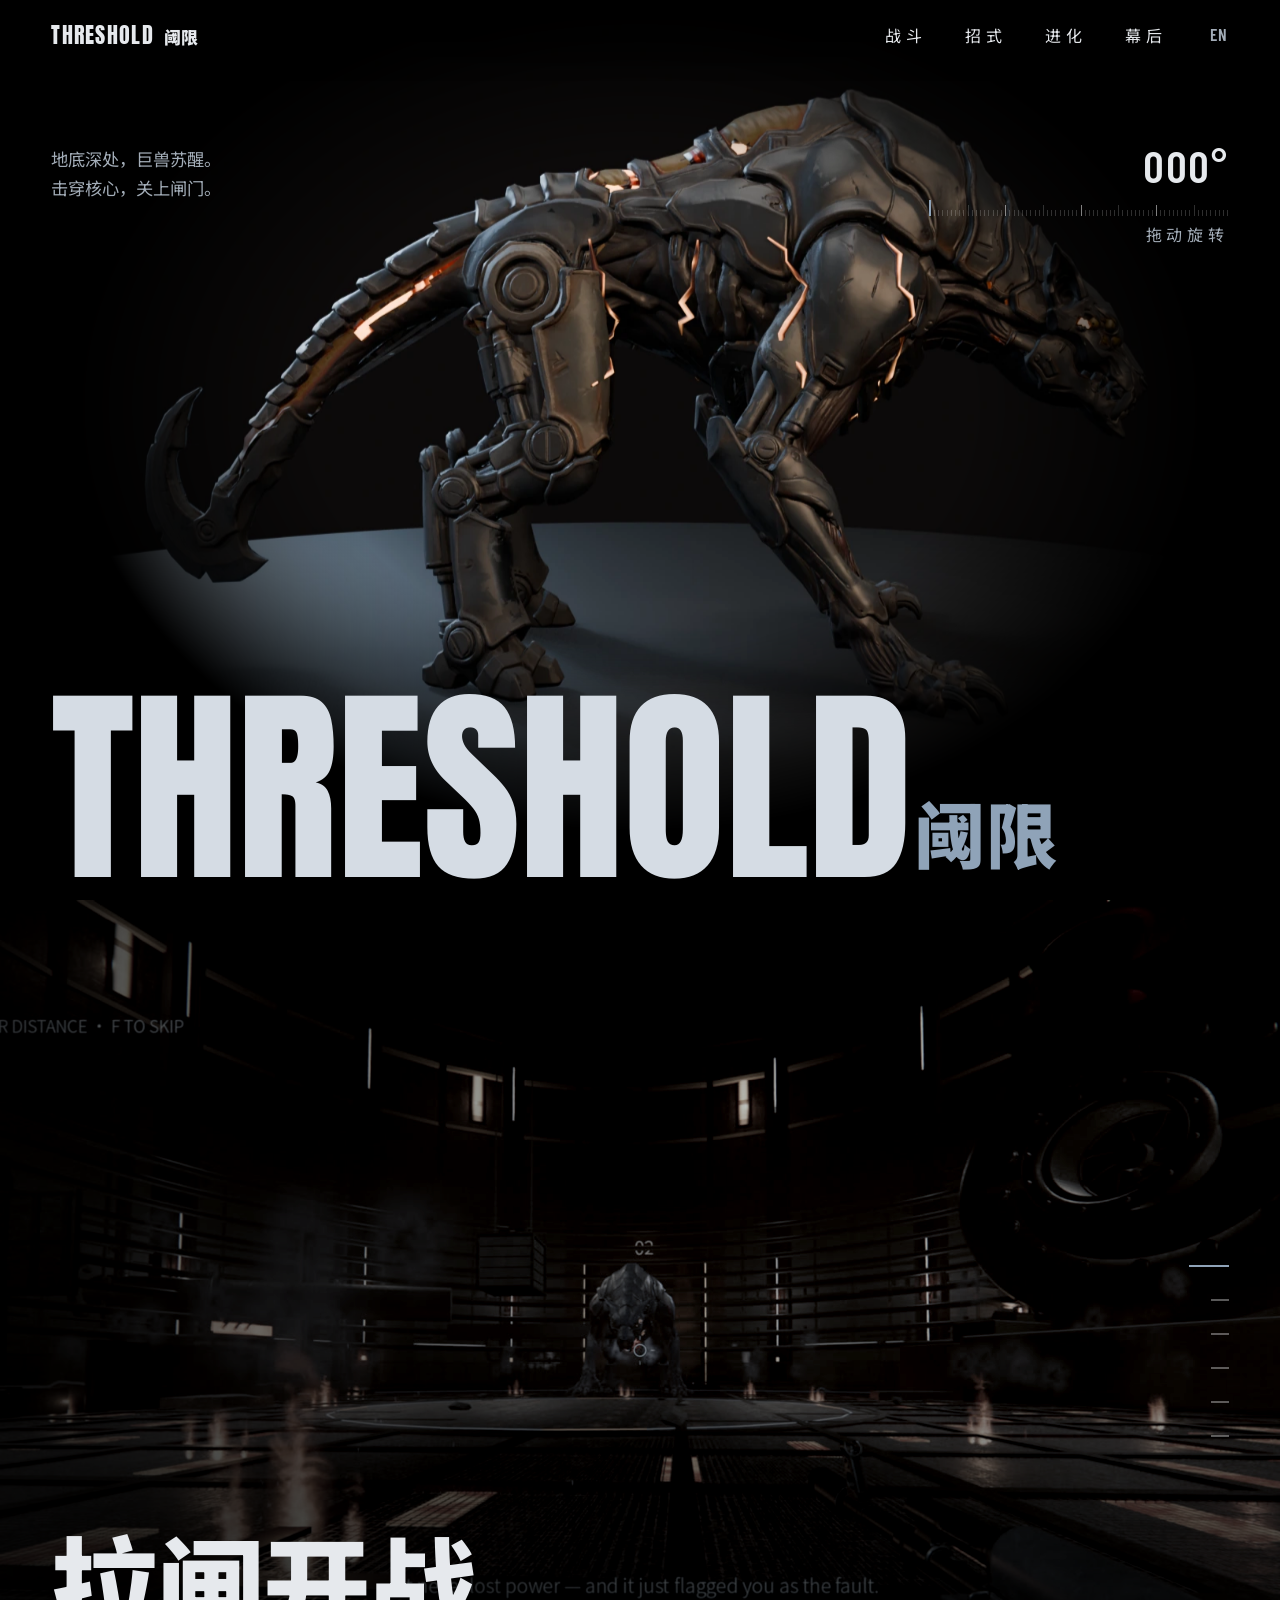
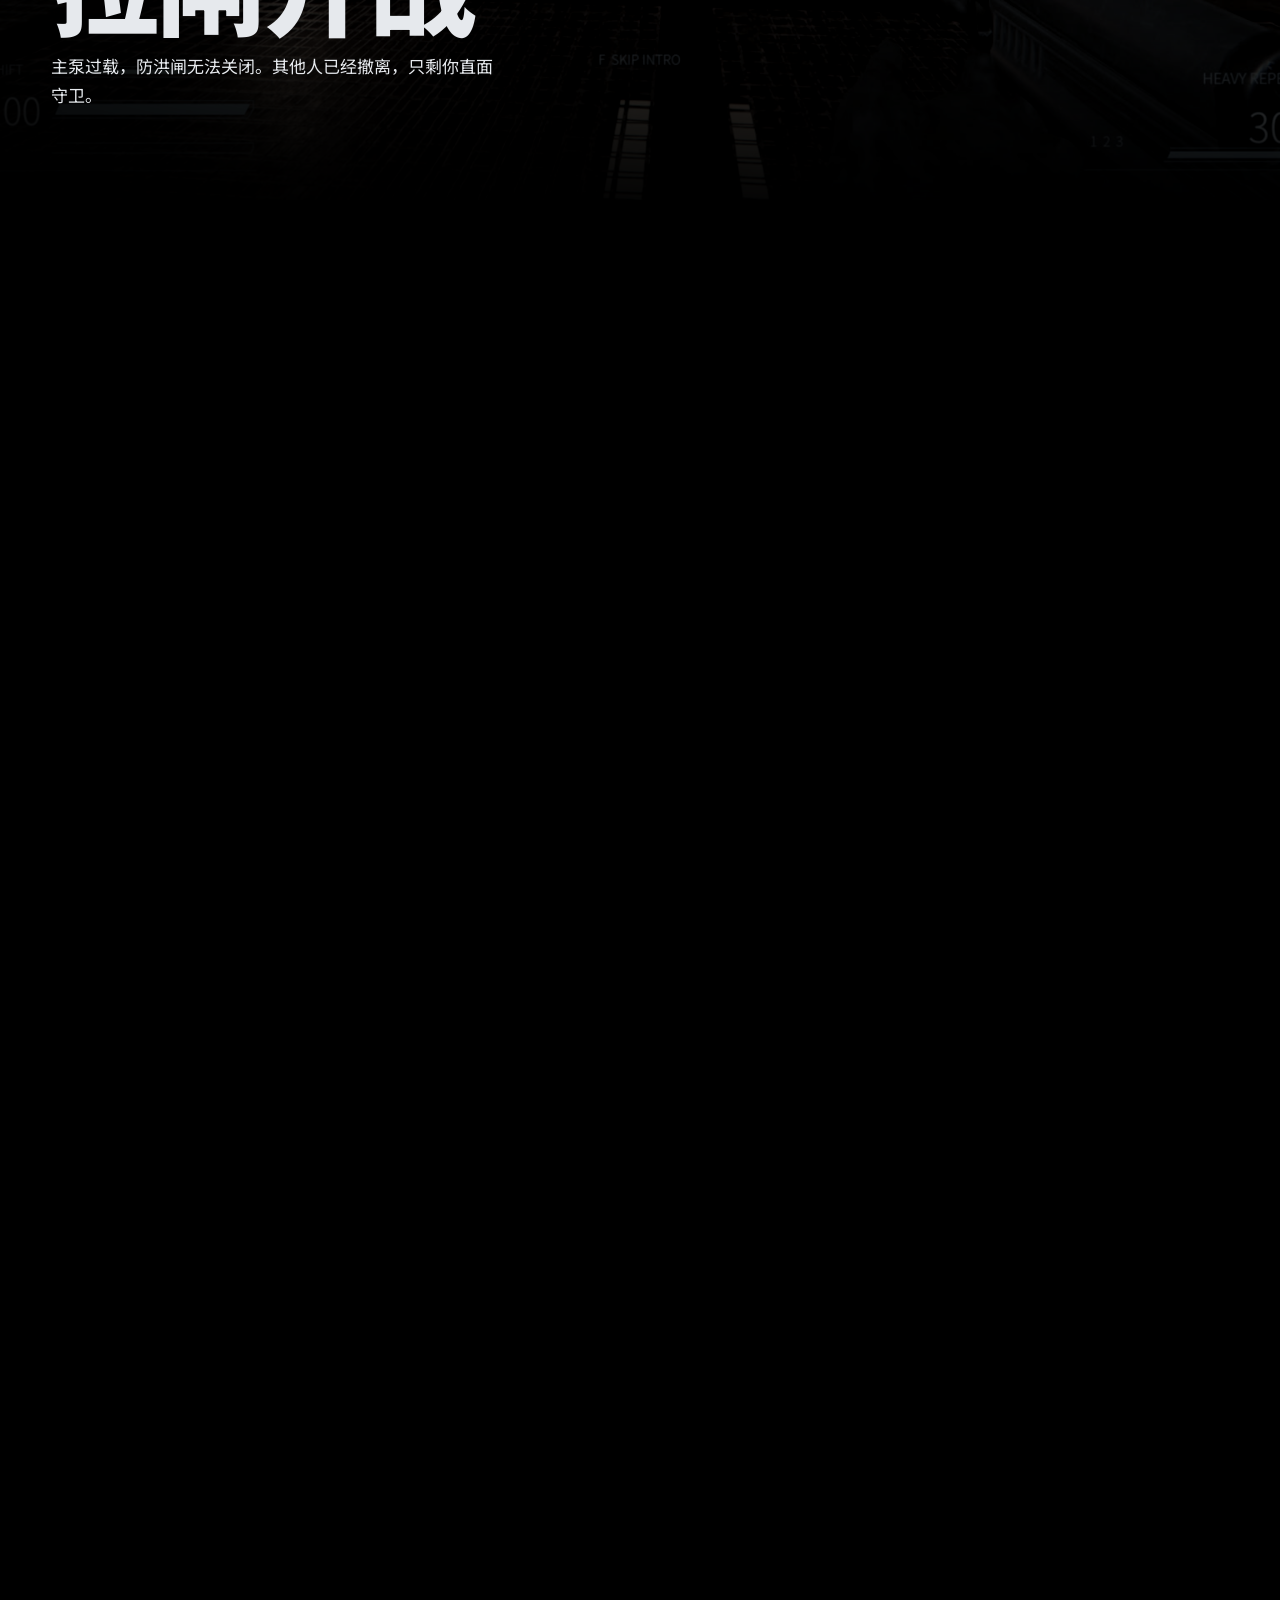
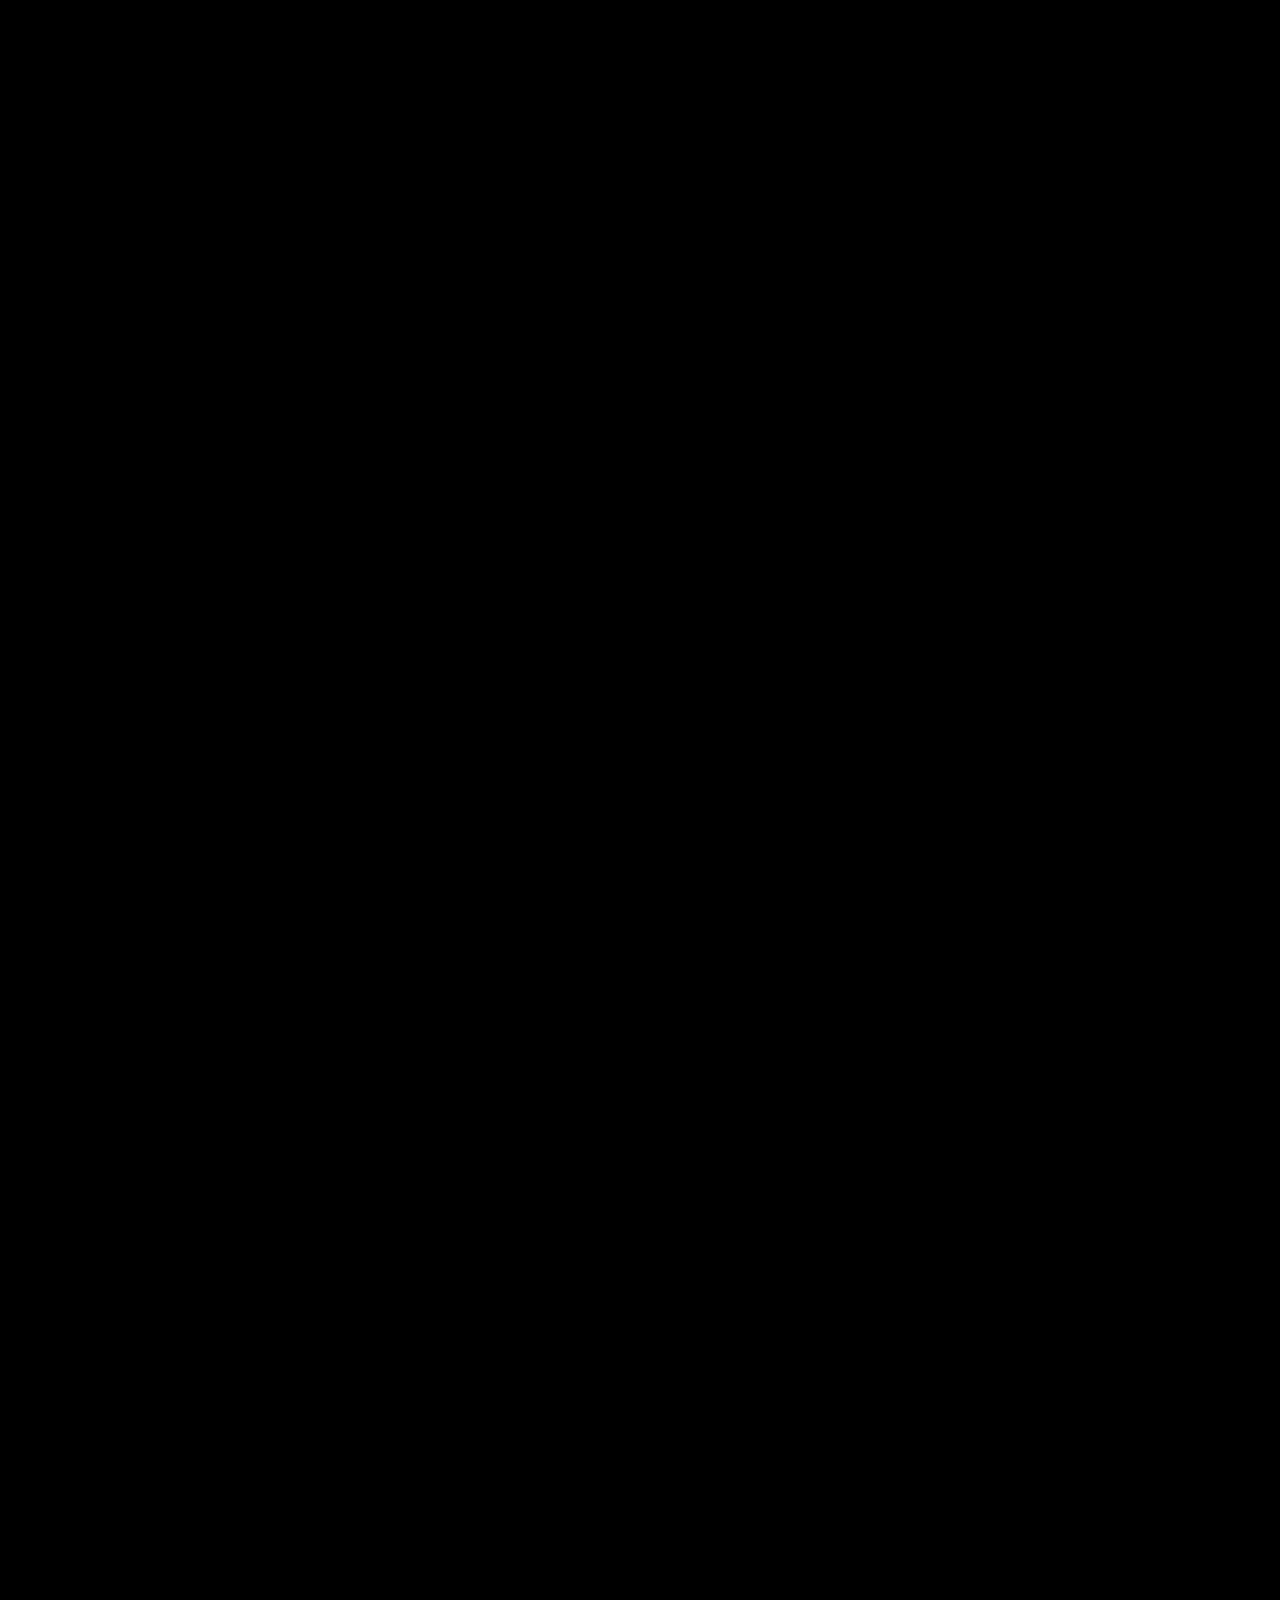
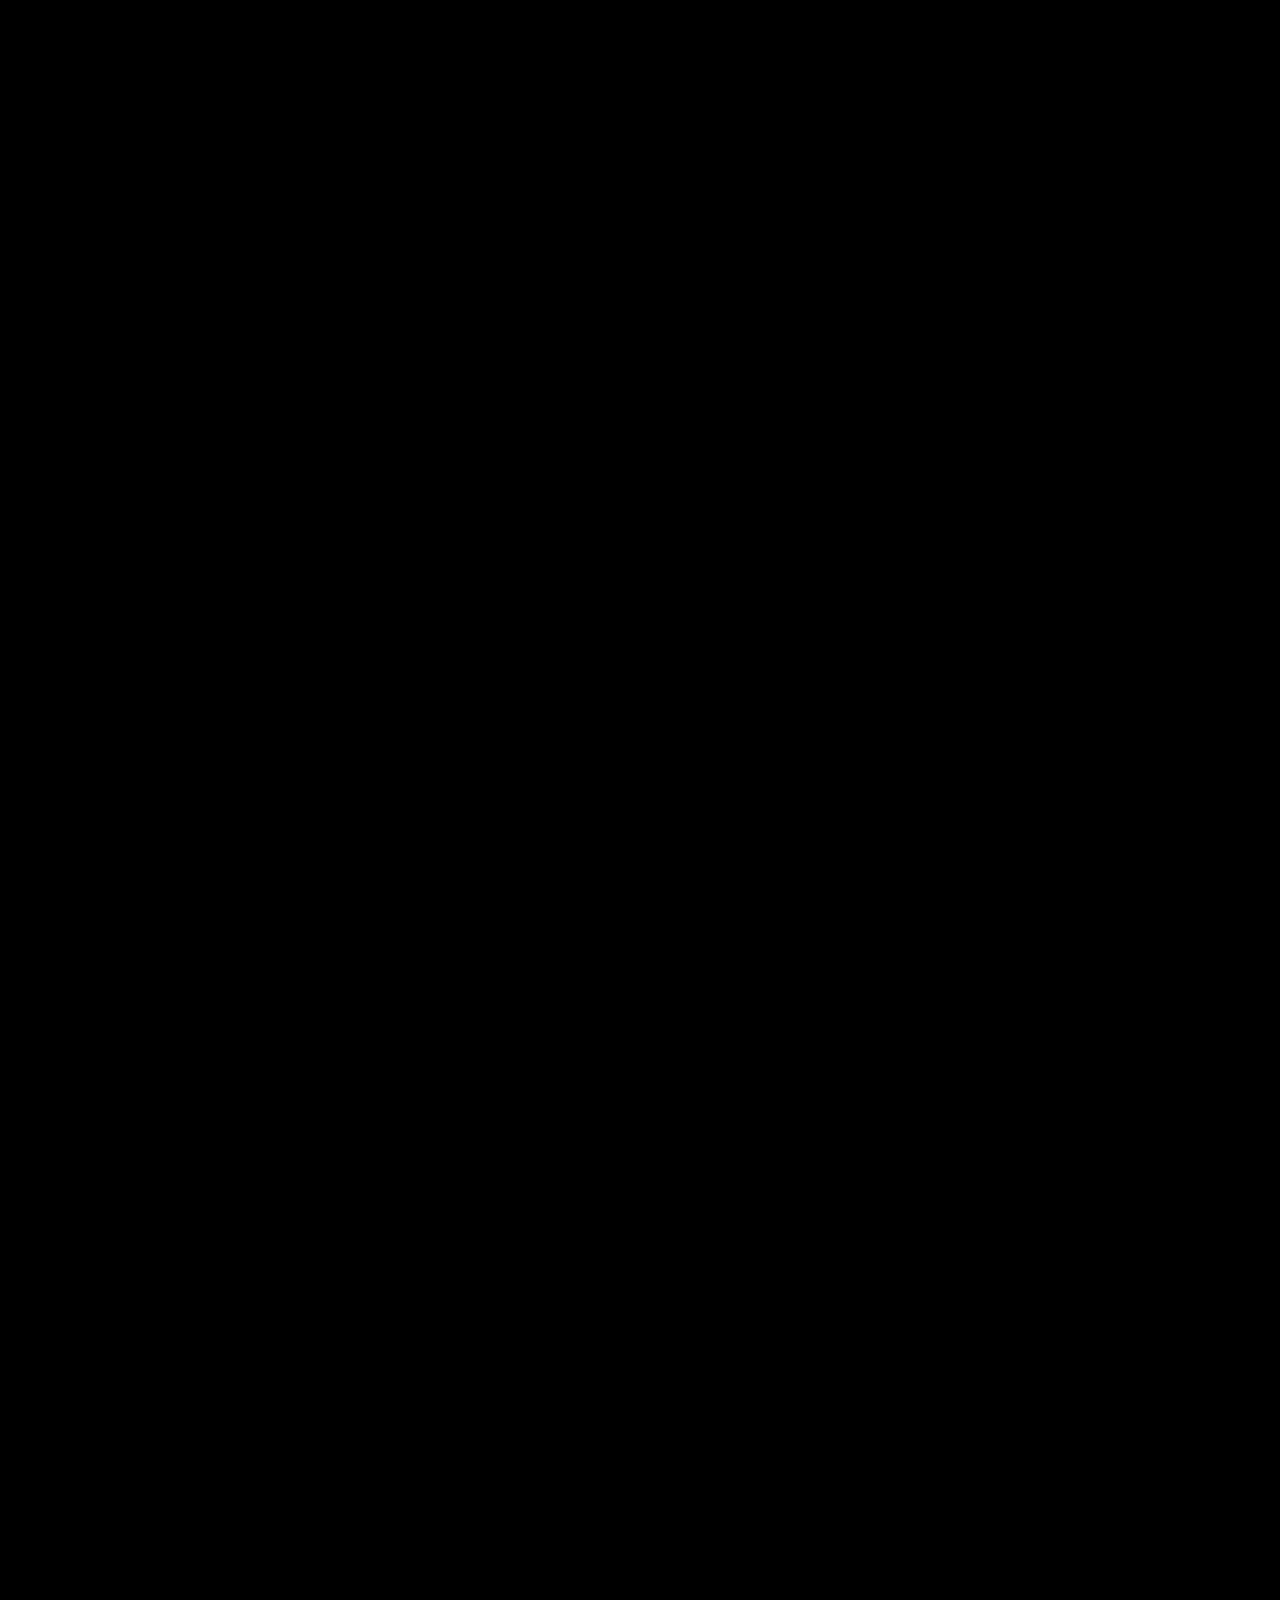
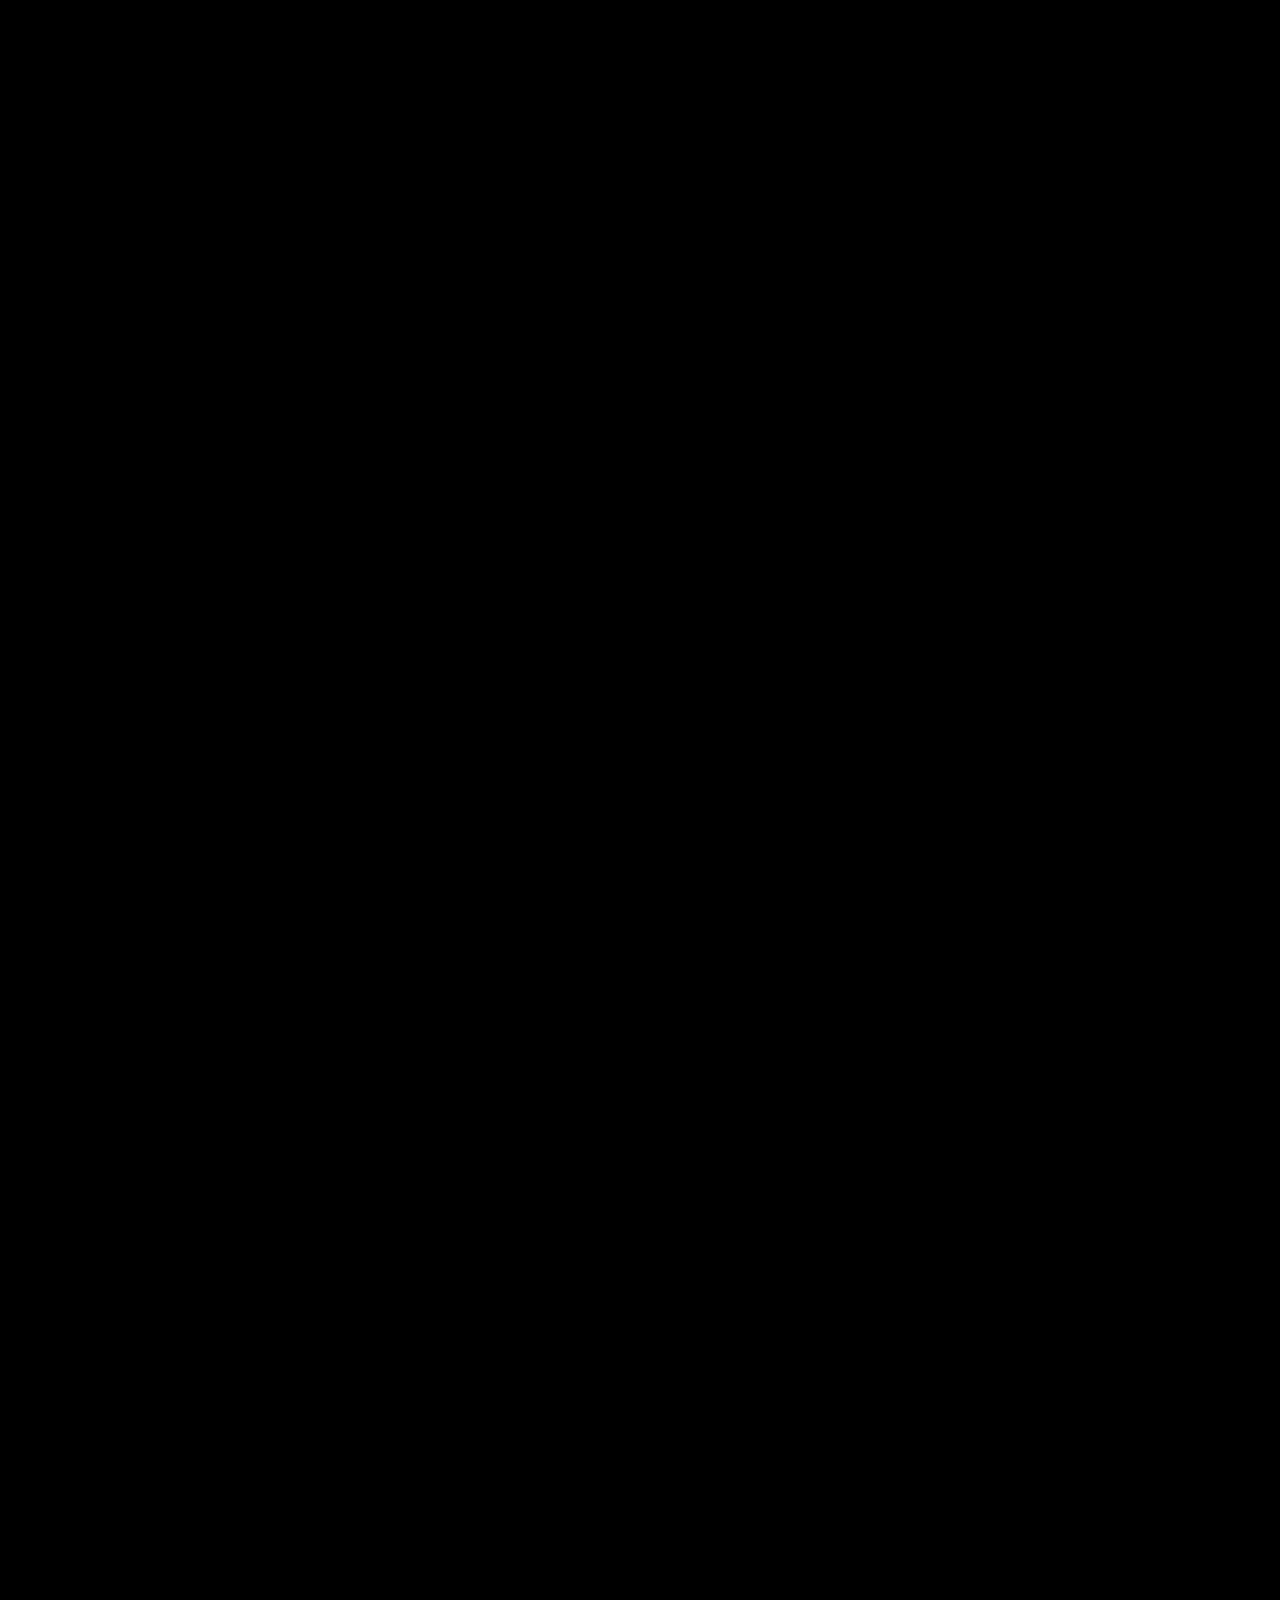
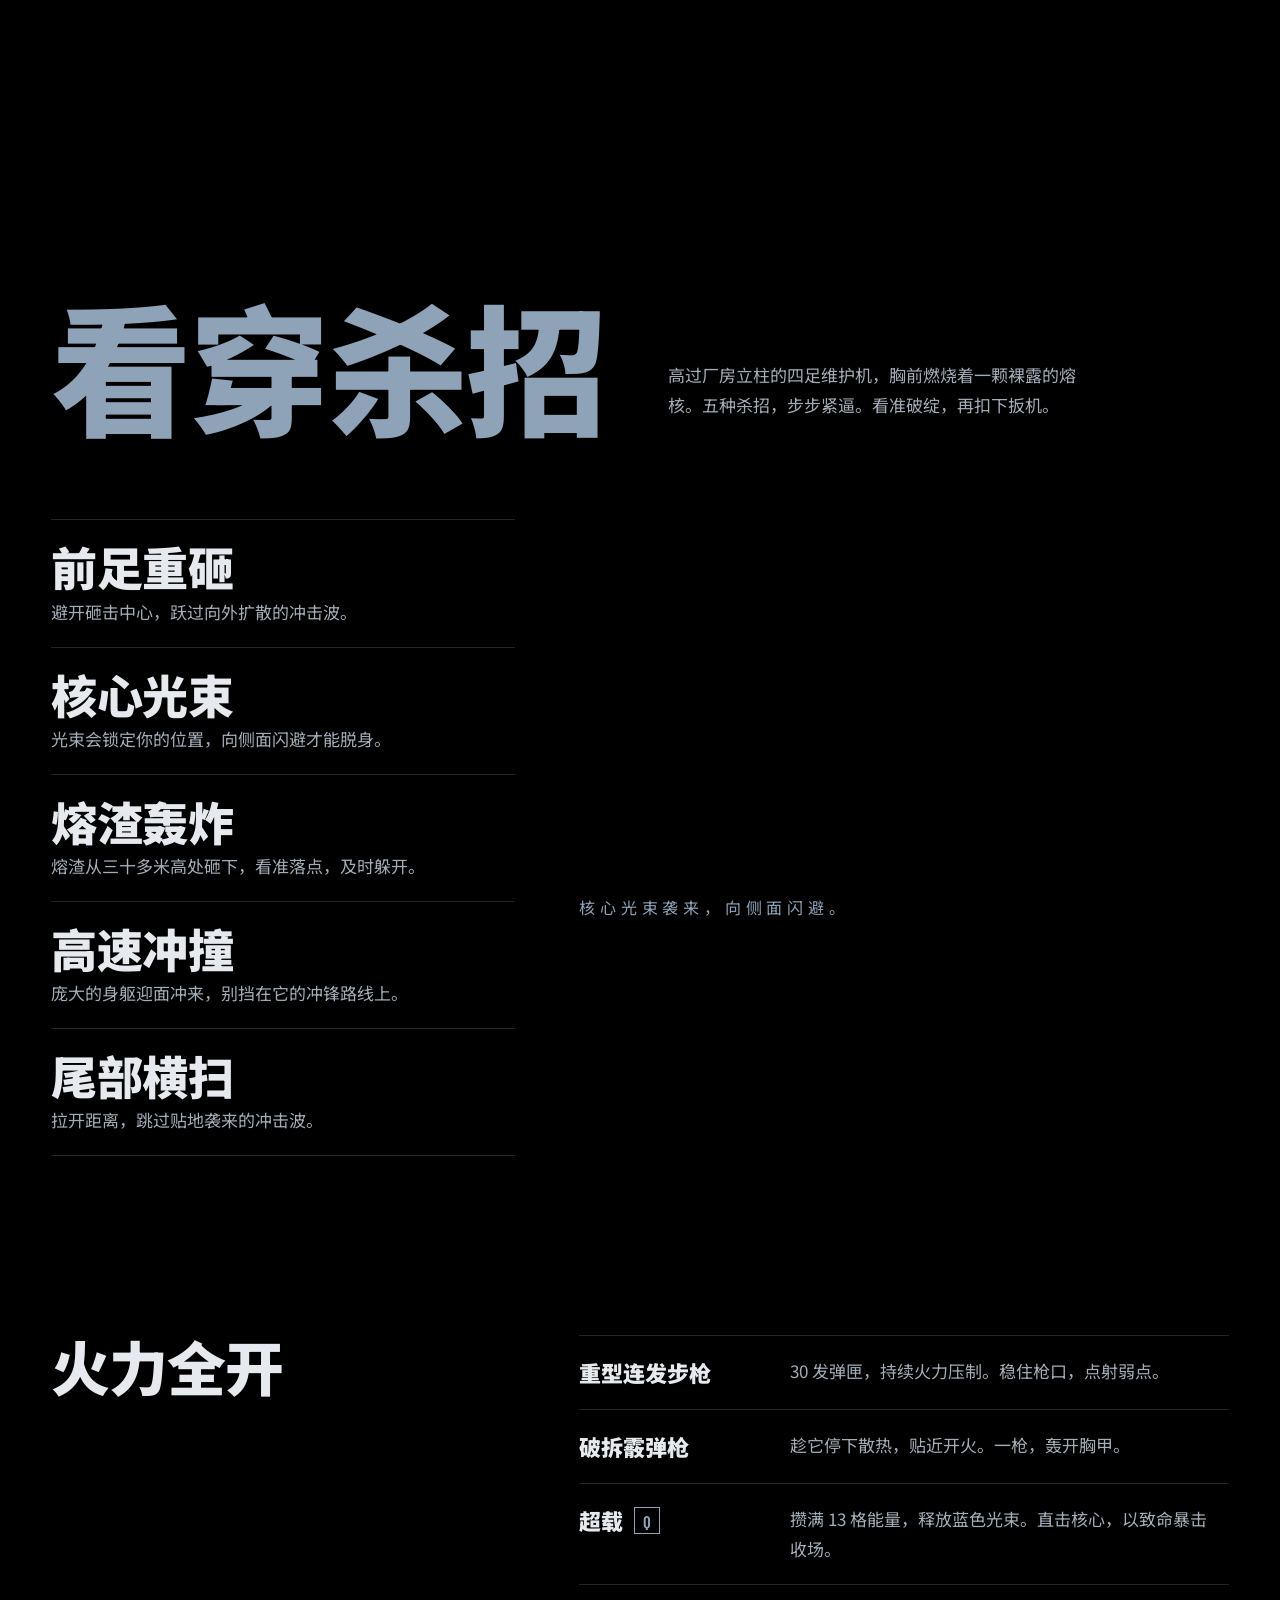
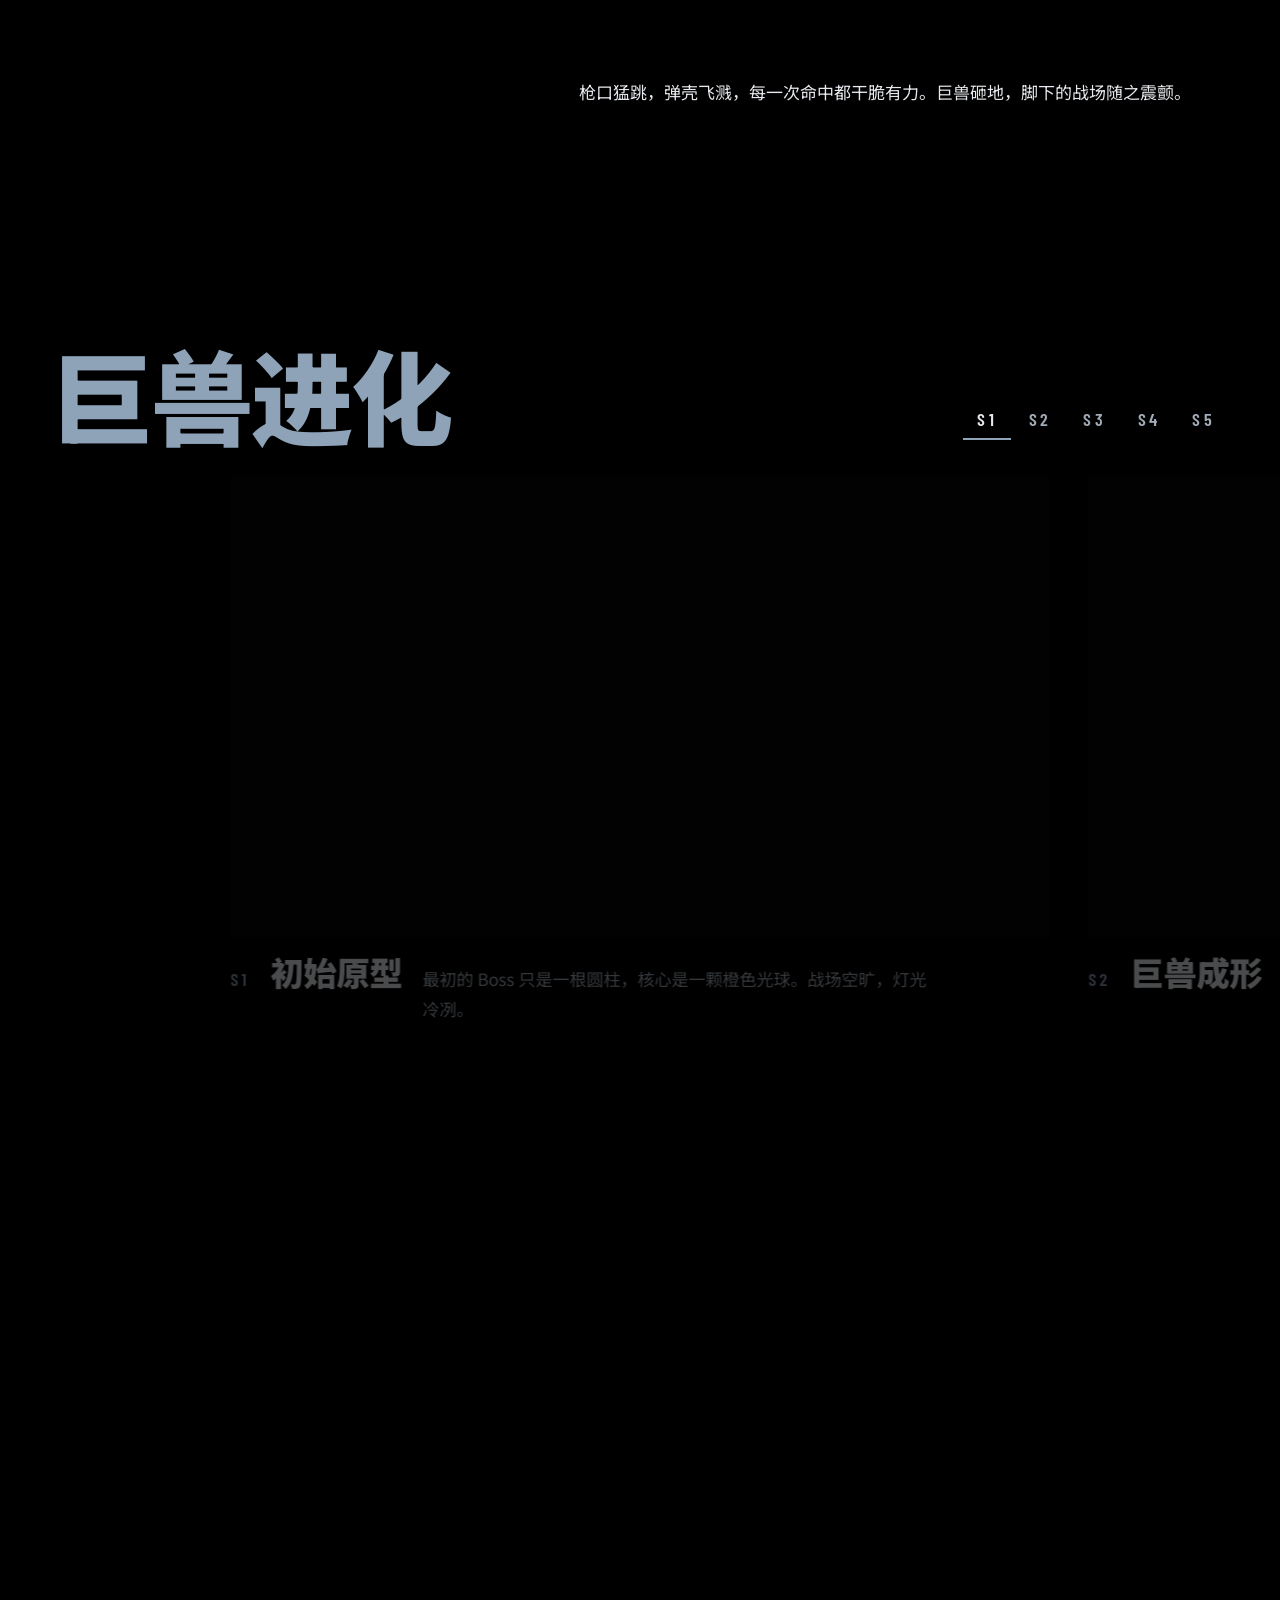
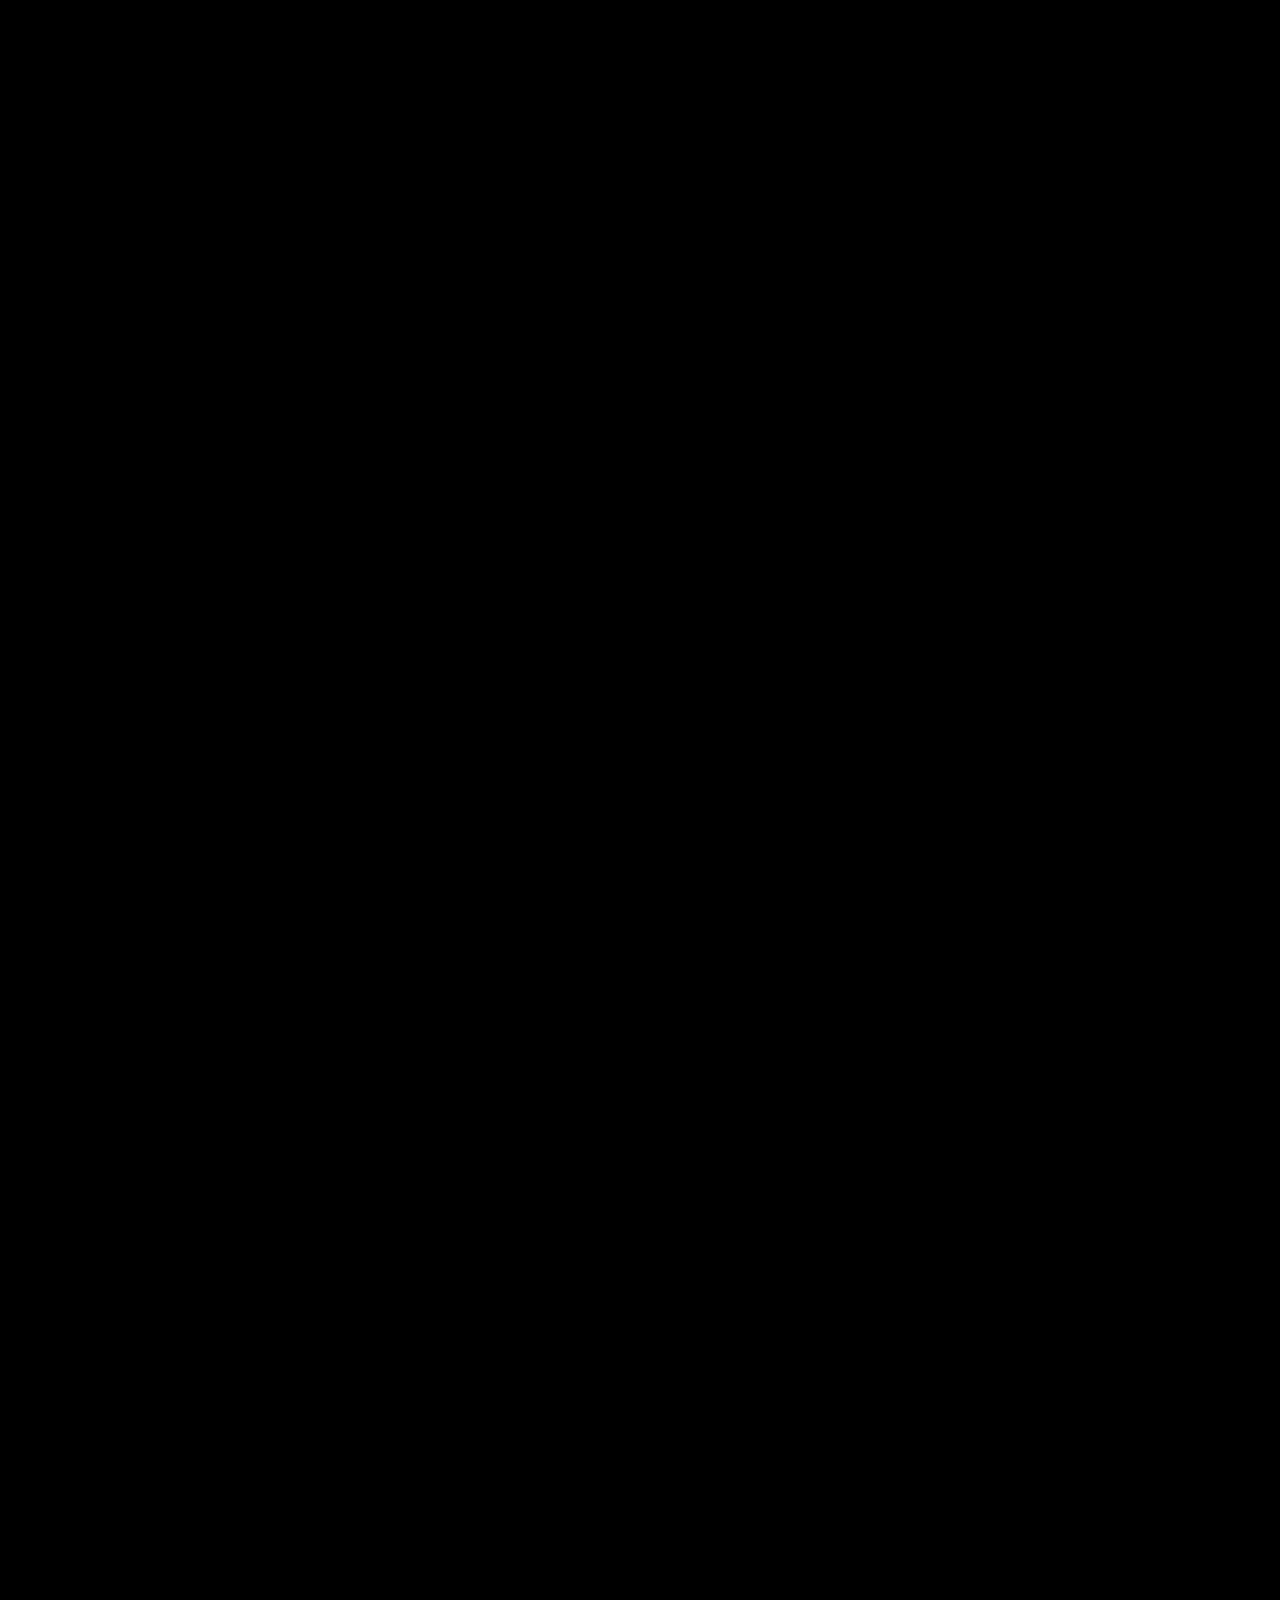
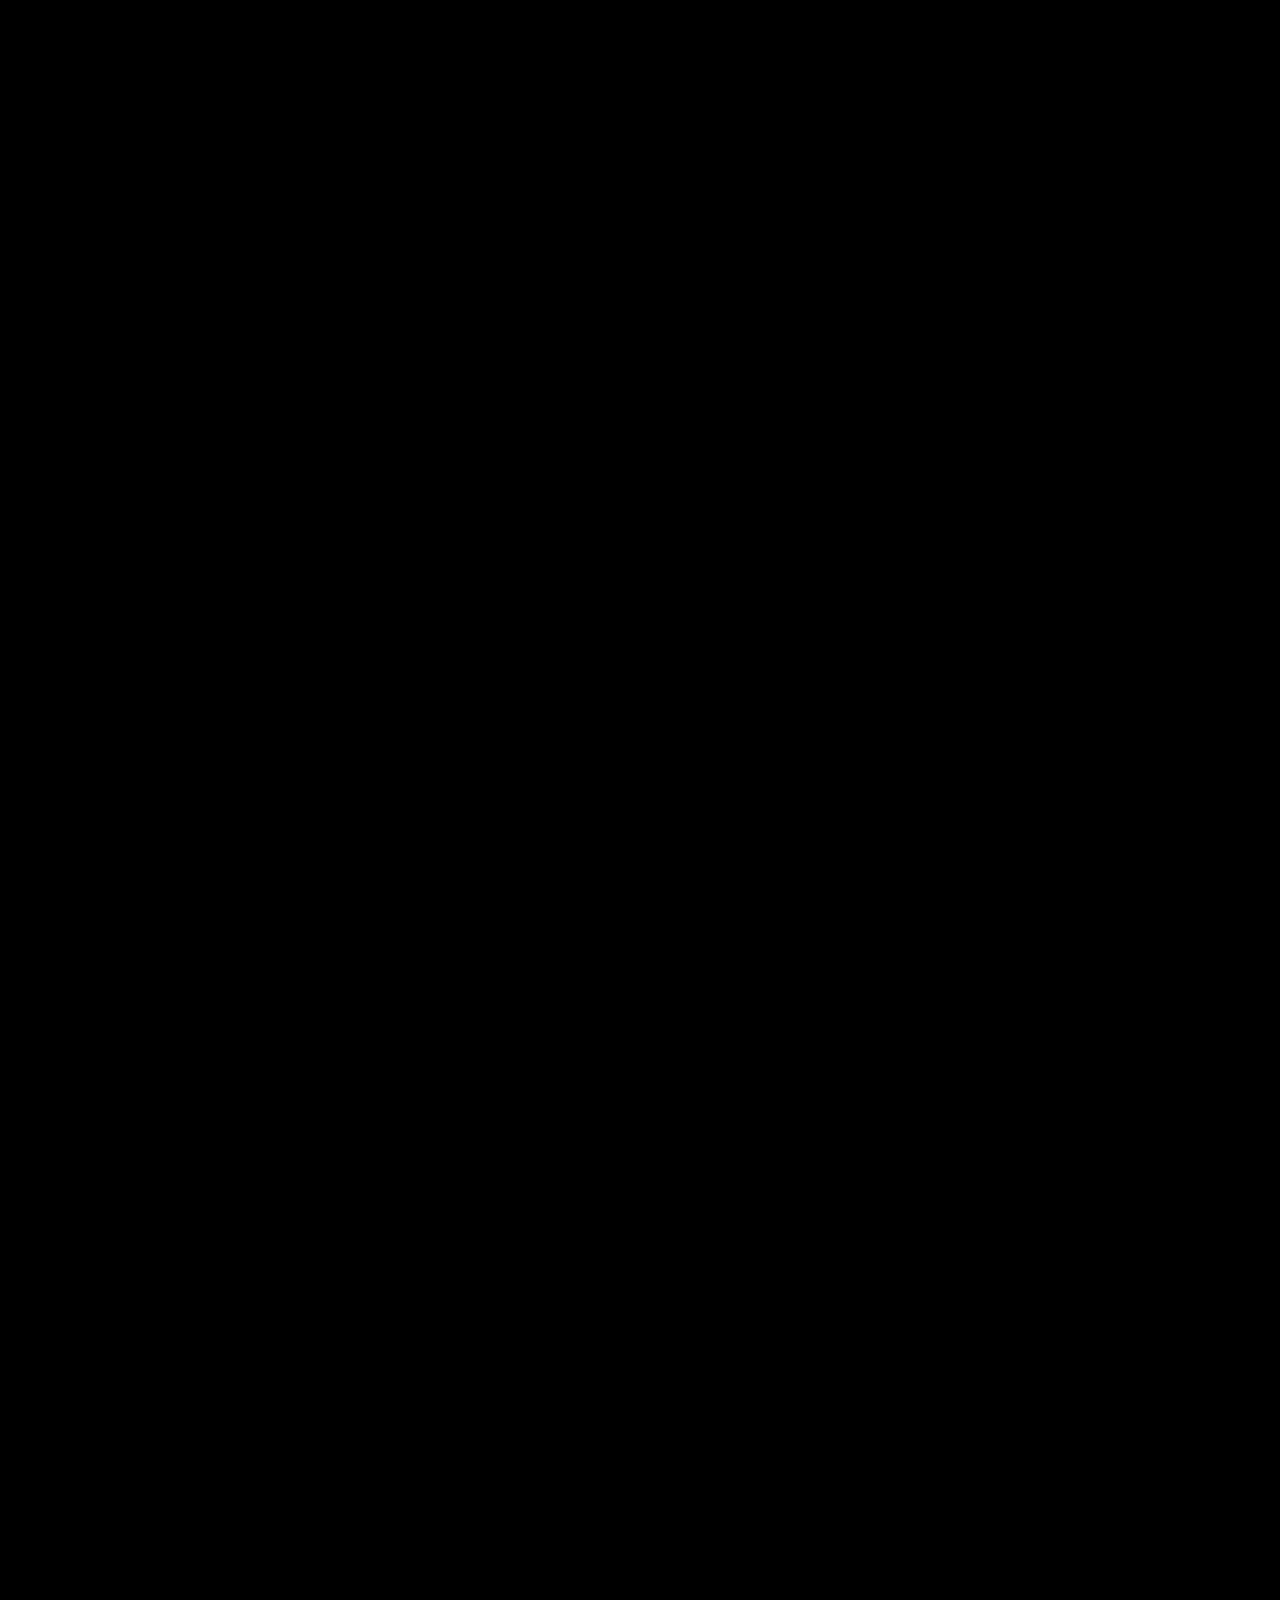
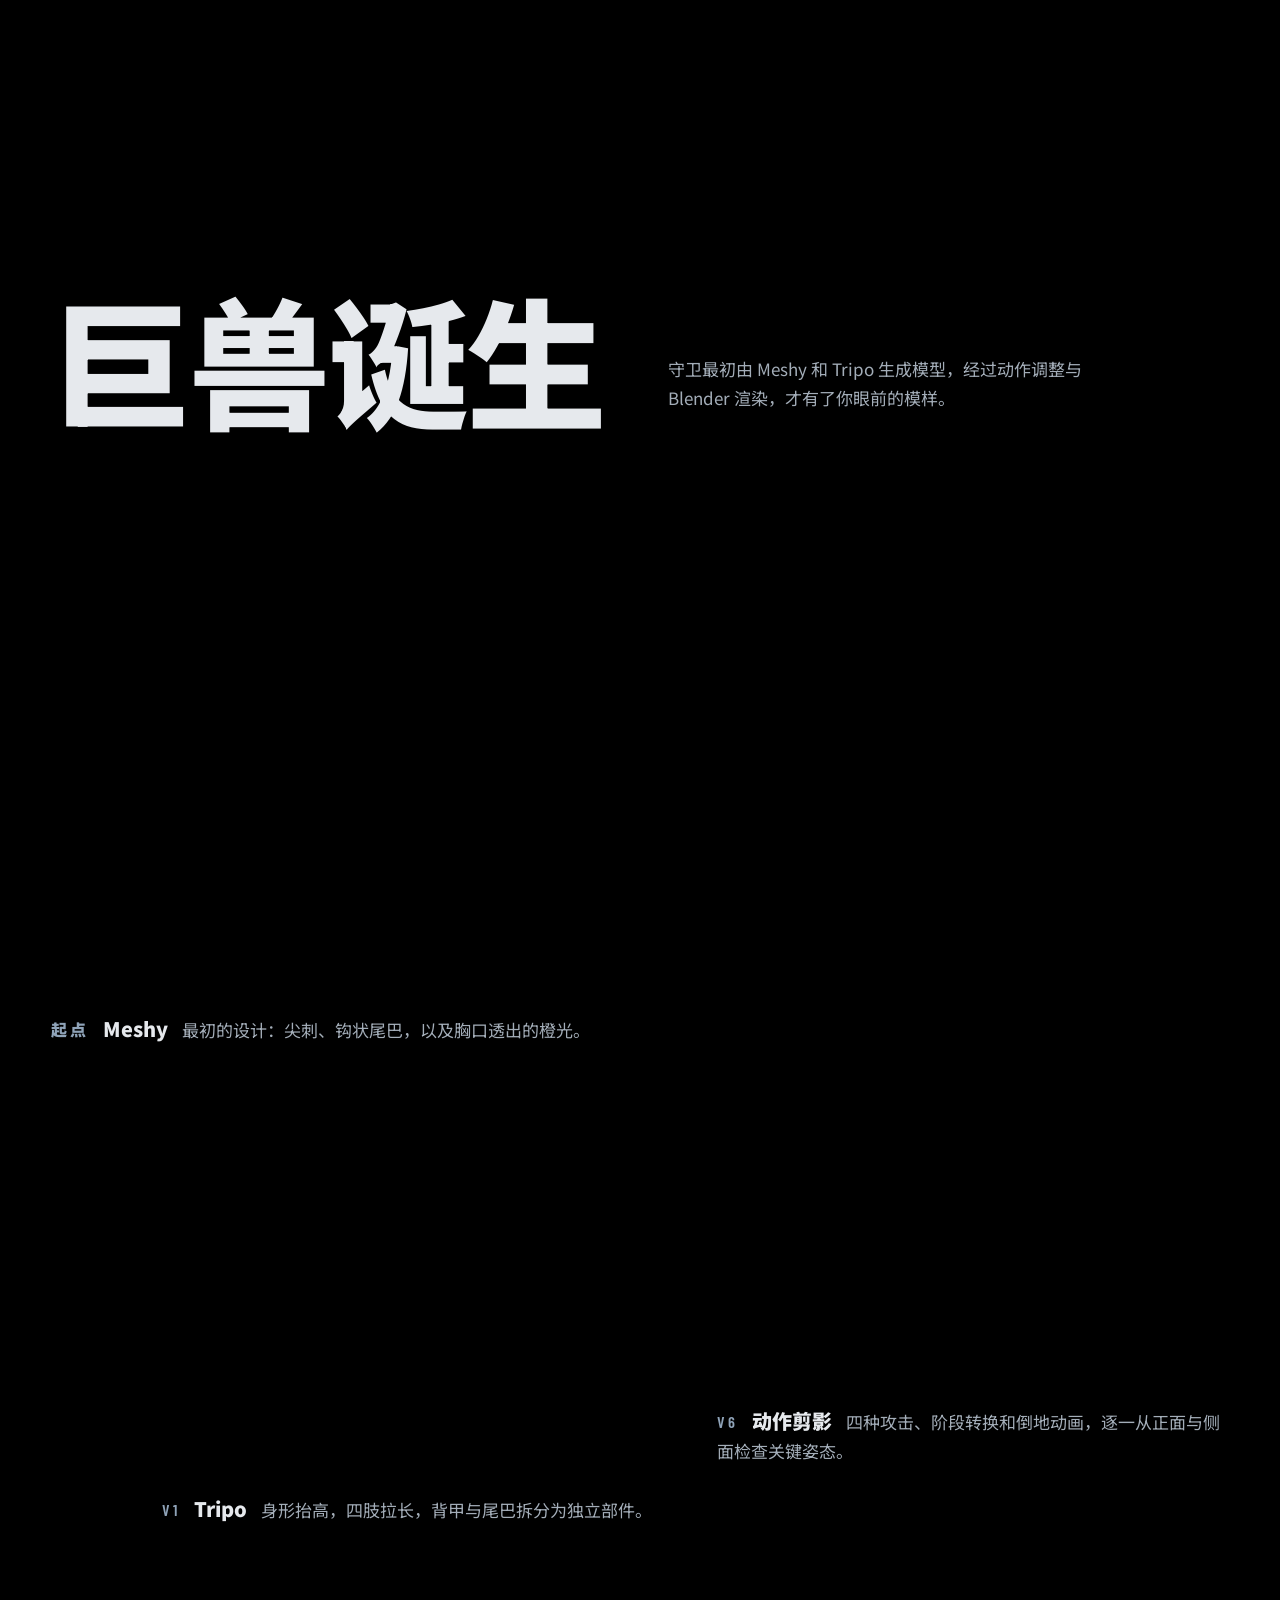
<file: index.html>
<!doctype html><html lang="zh-CN"><head><meta charset="utf-8"><title>THRESHOLD 阈限</title>
<meta http-equiv="refresh" content="0; url=site-design/index.html">
<link rel="canonical" href="site-design/index.html"></head>
<body style="background:#000"><a href="site-design/index.html" style="color:#888">进入 THRESHOLD 官网</a></body></html>
</file>
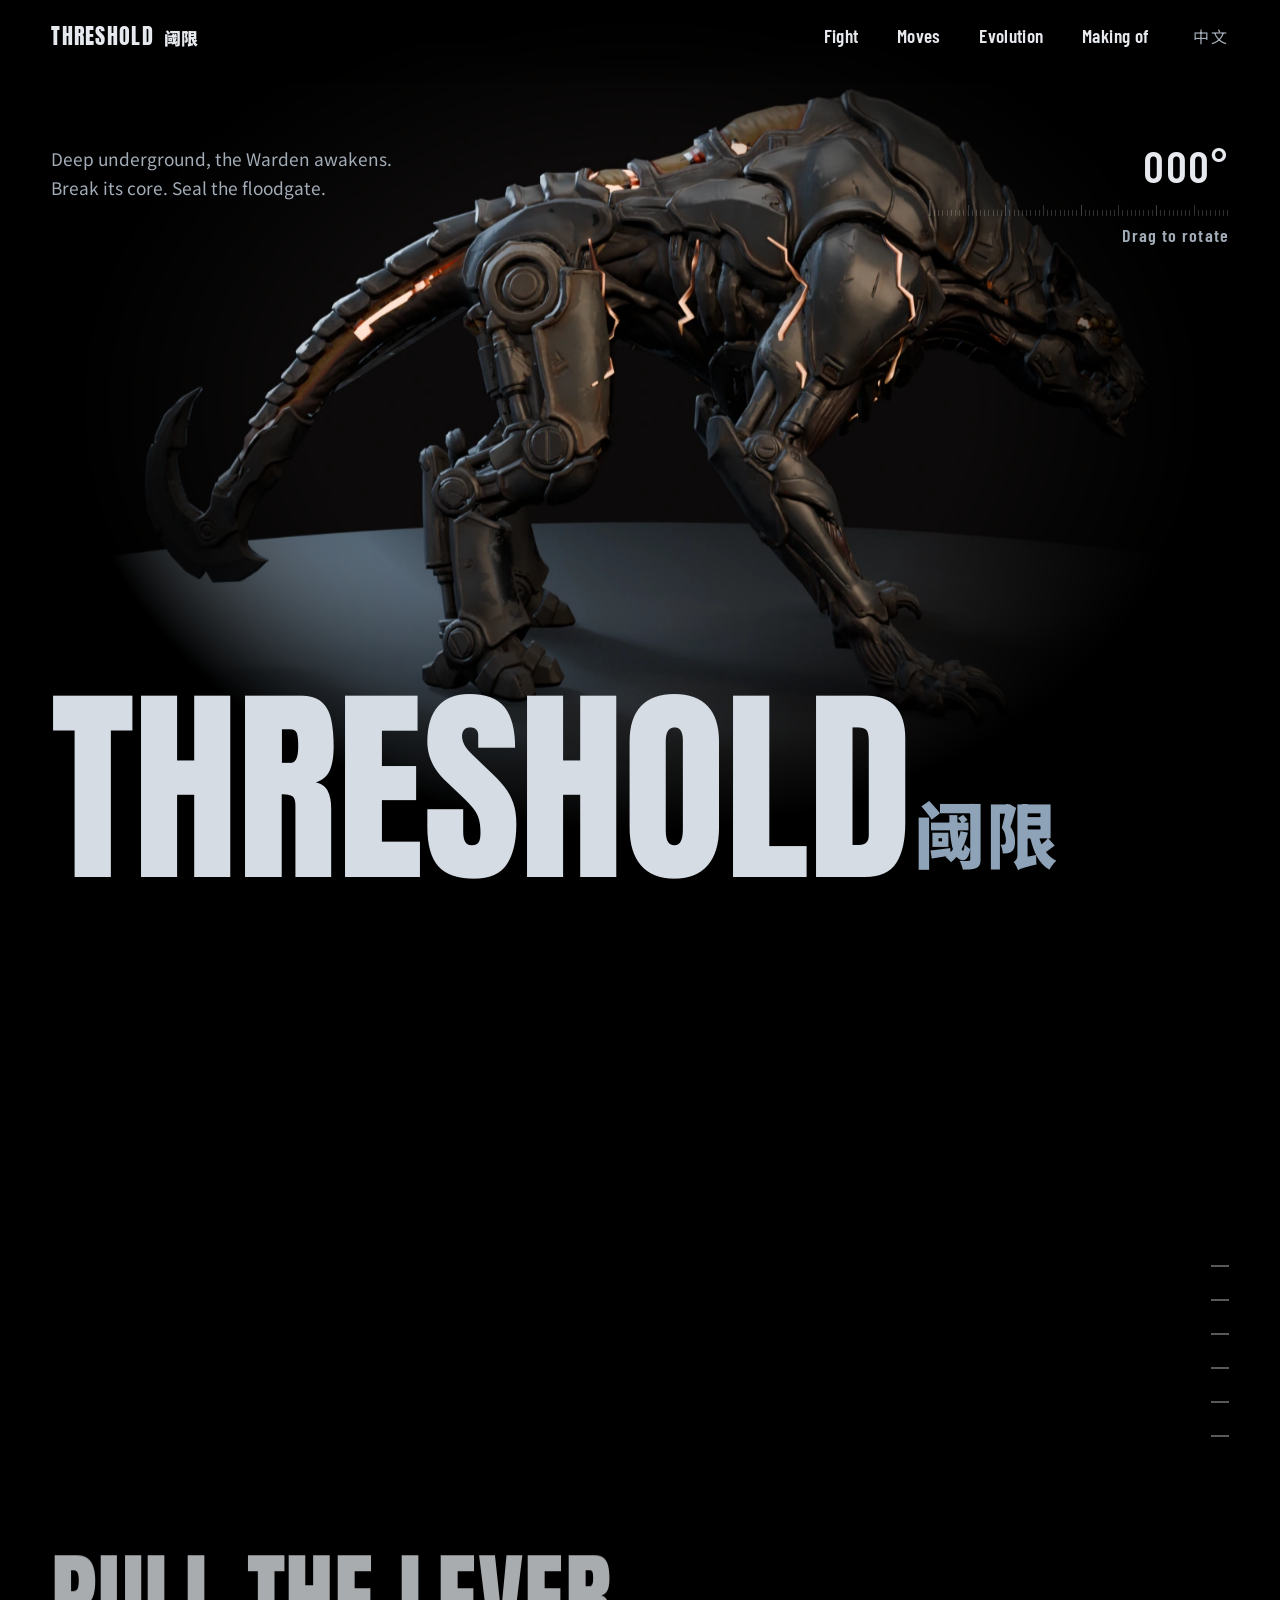
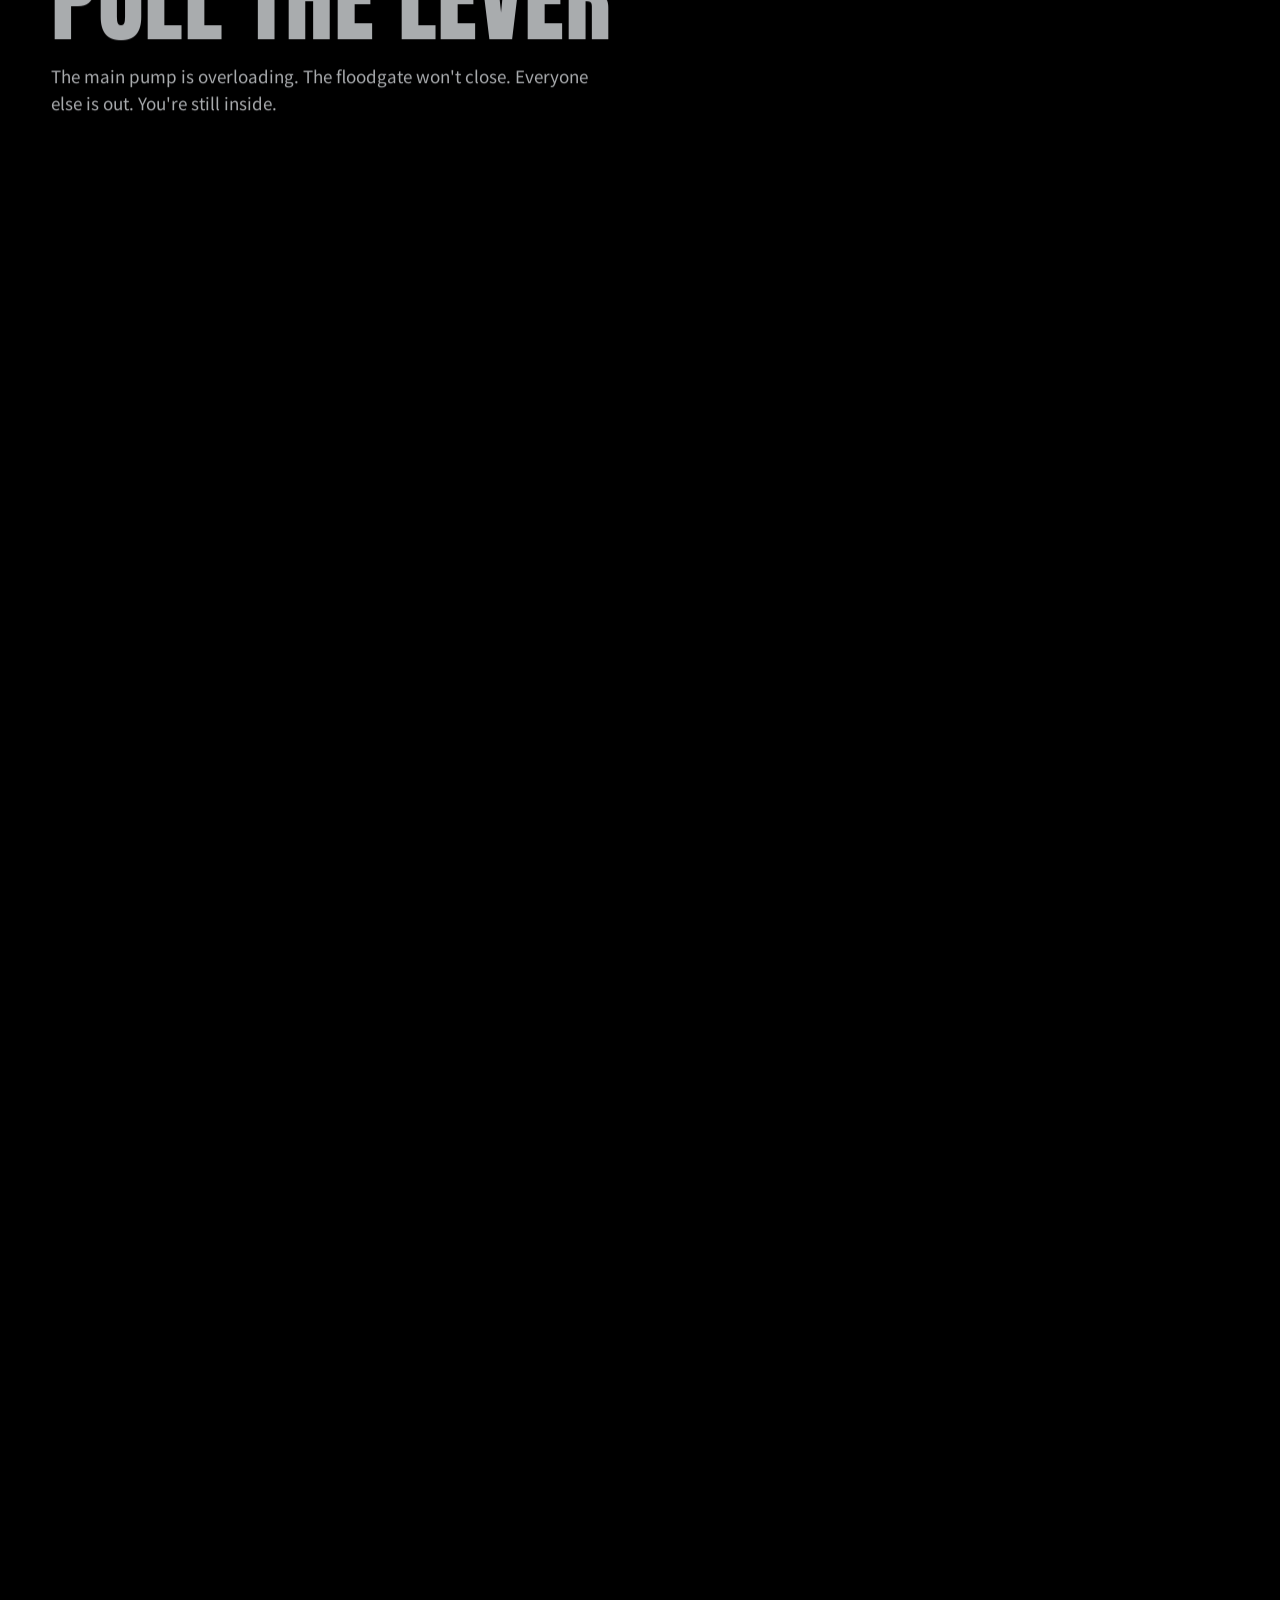
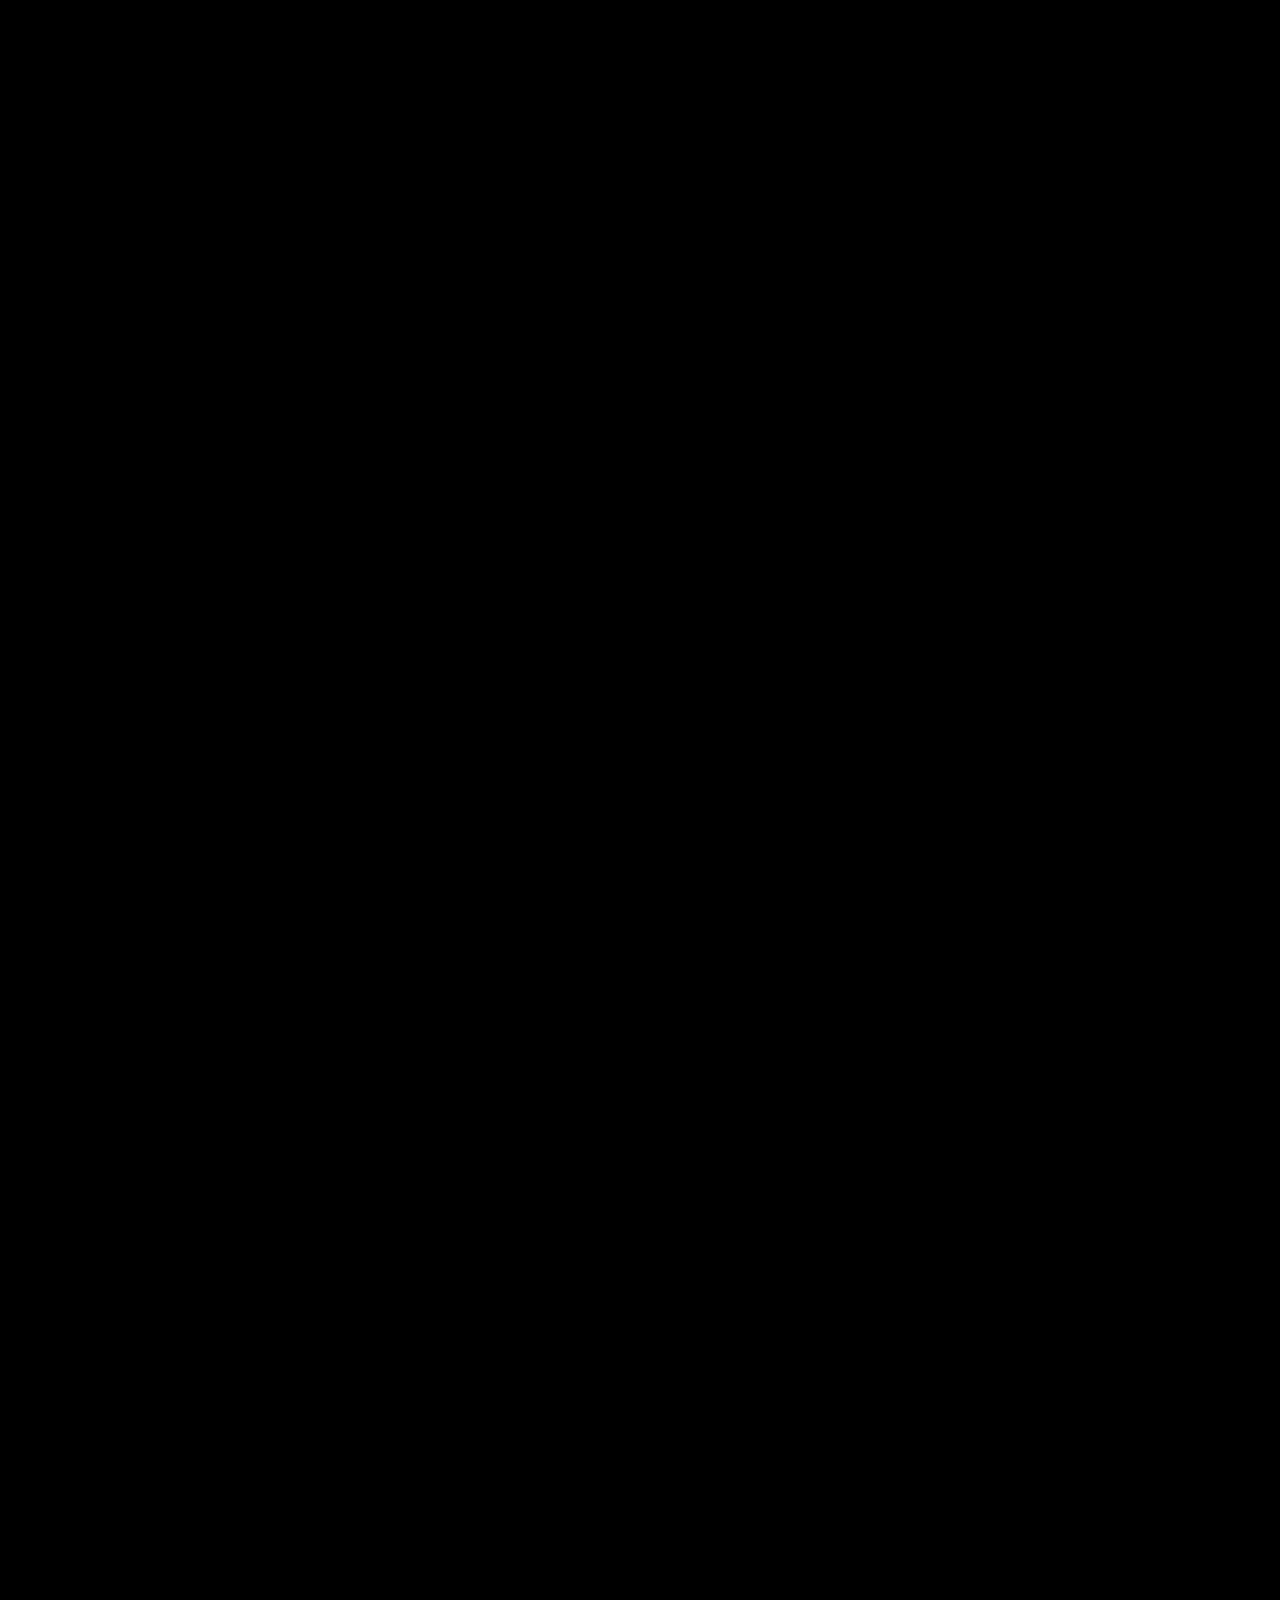
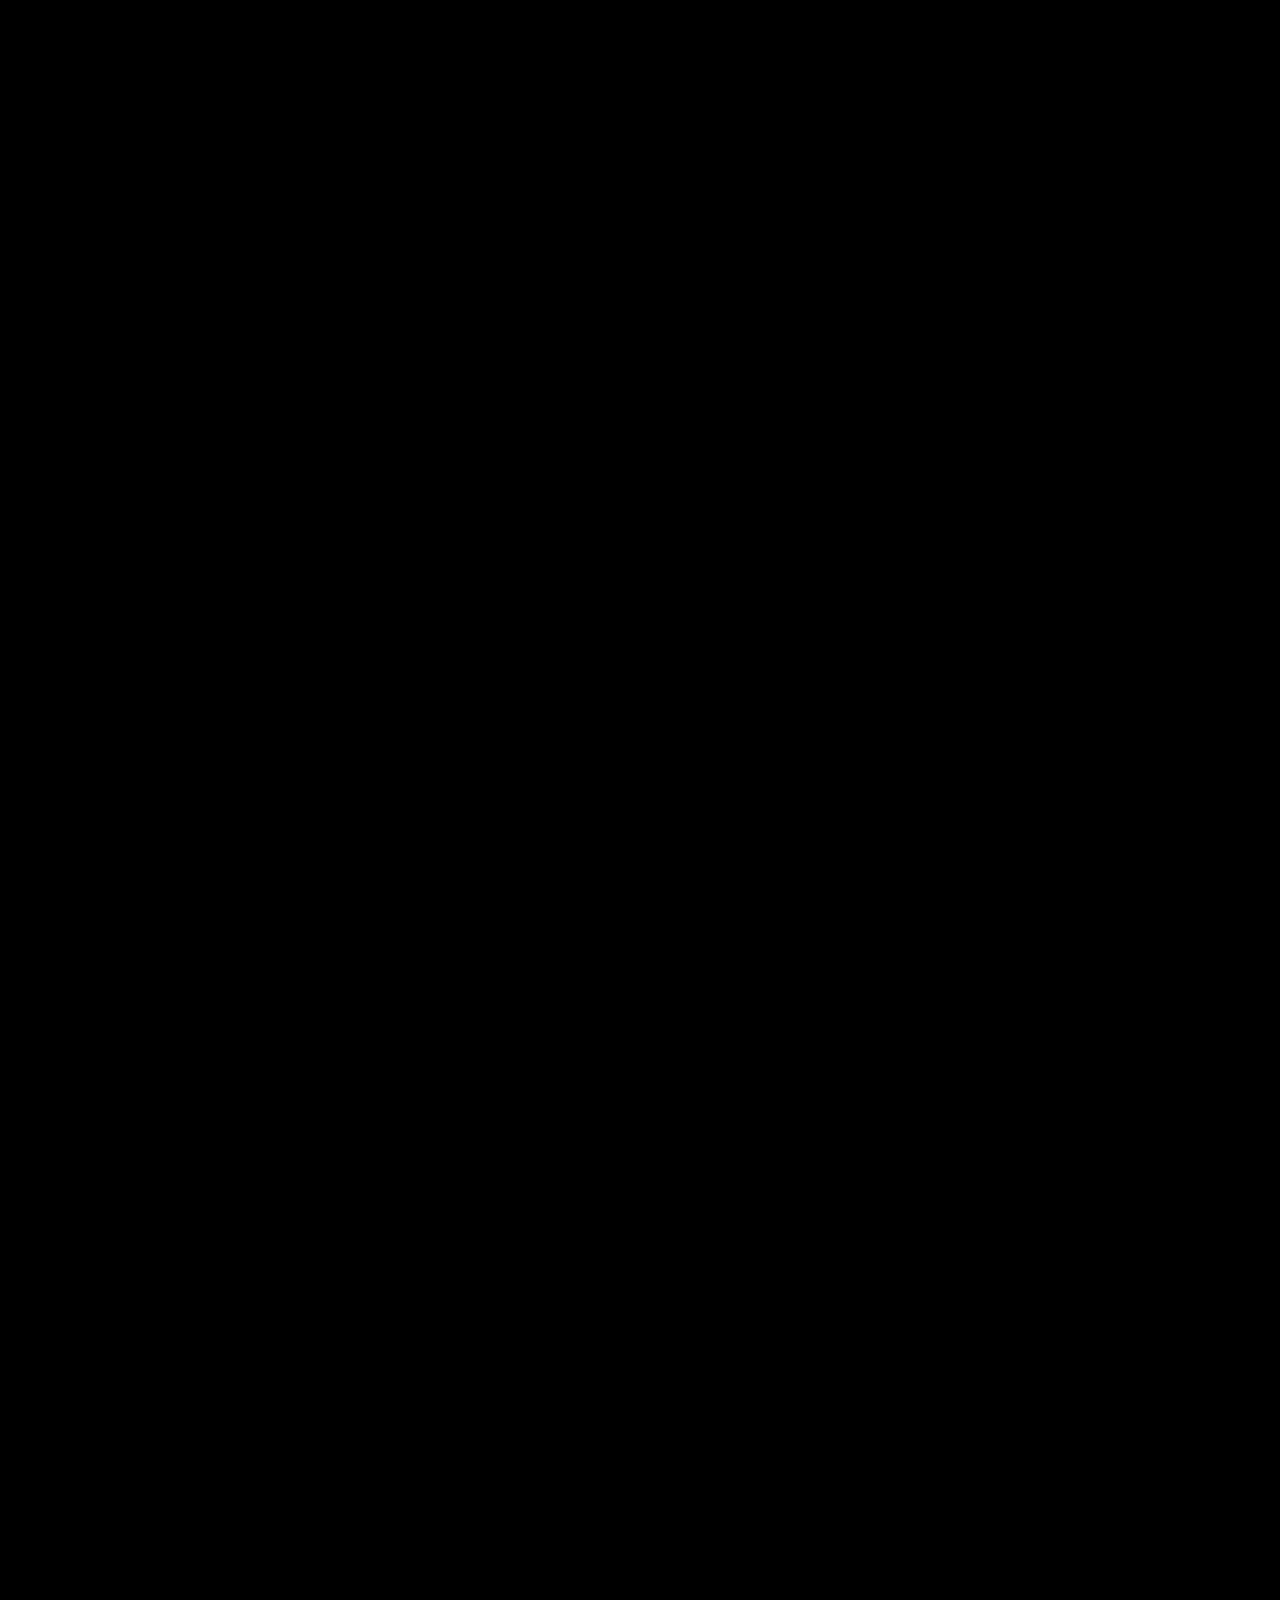
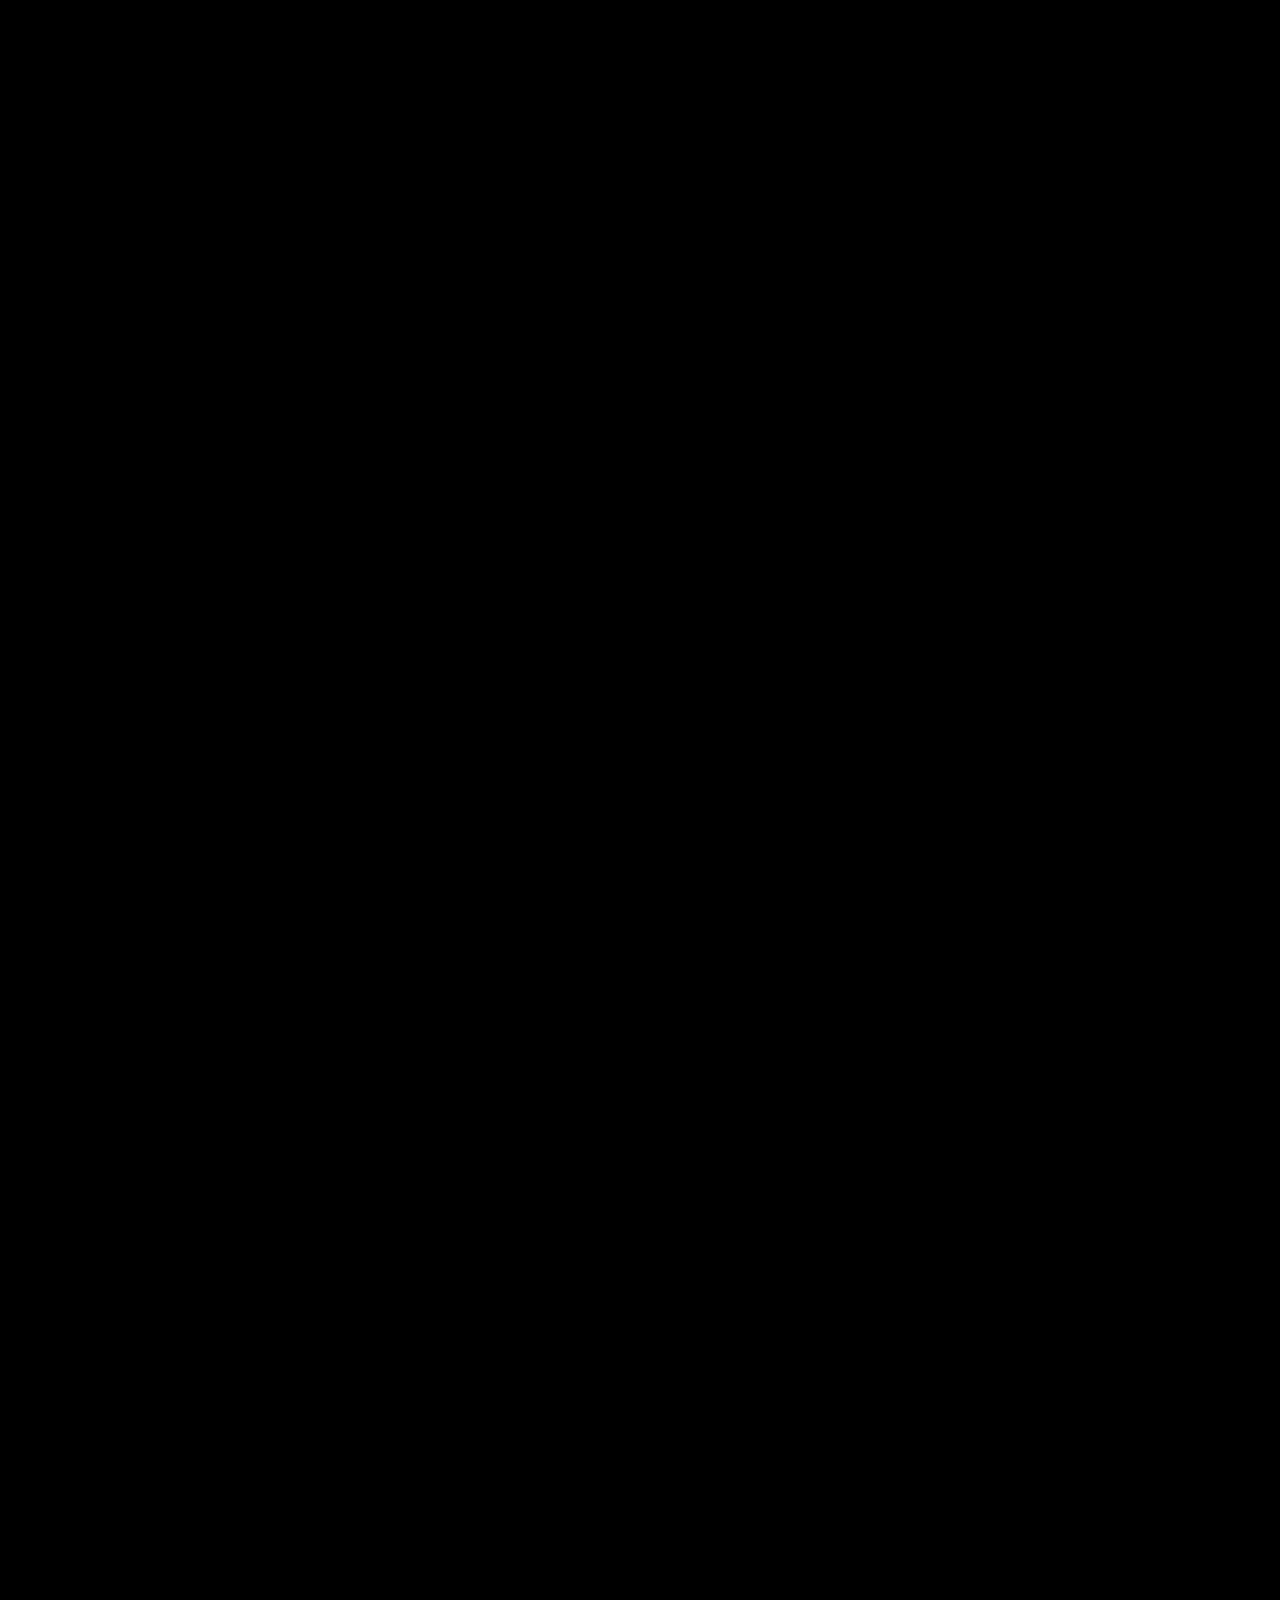
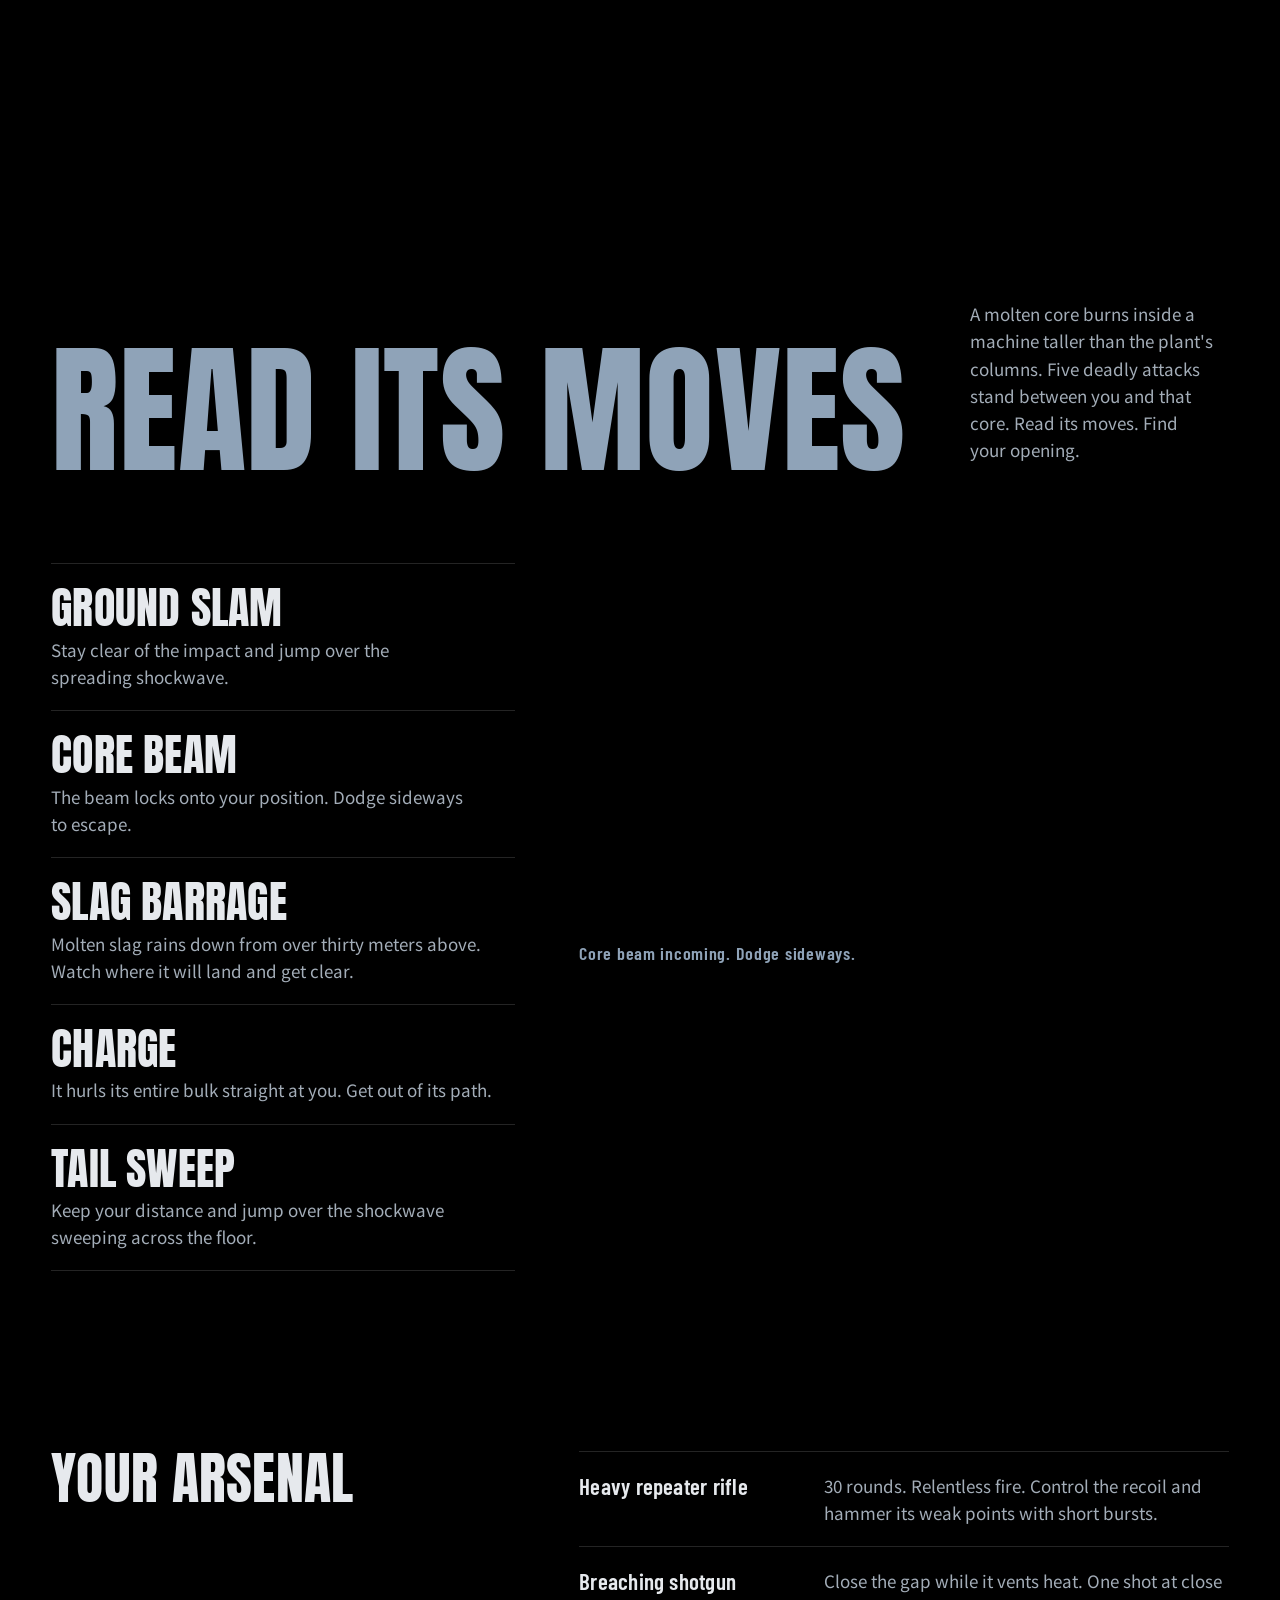
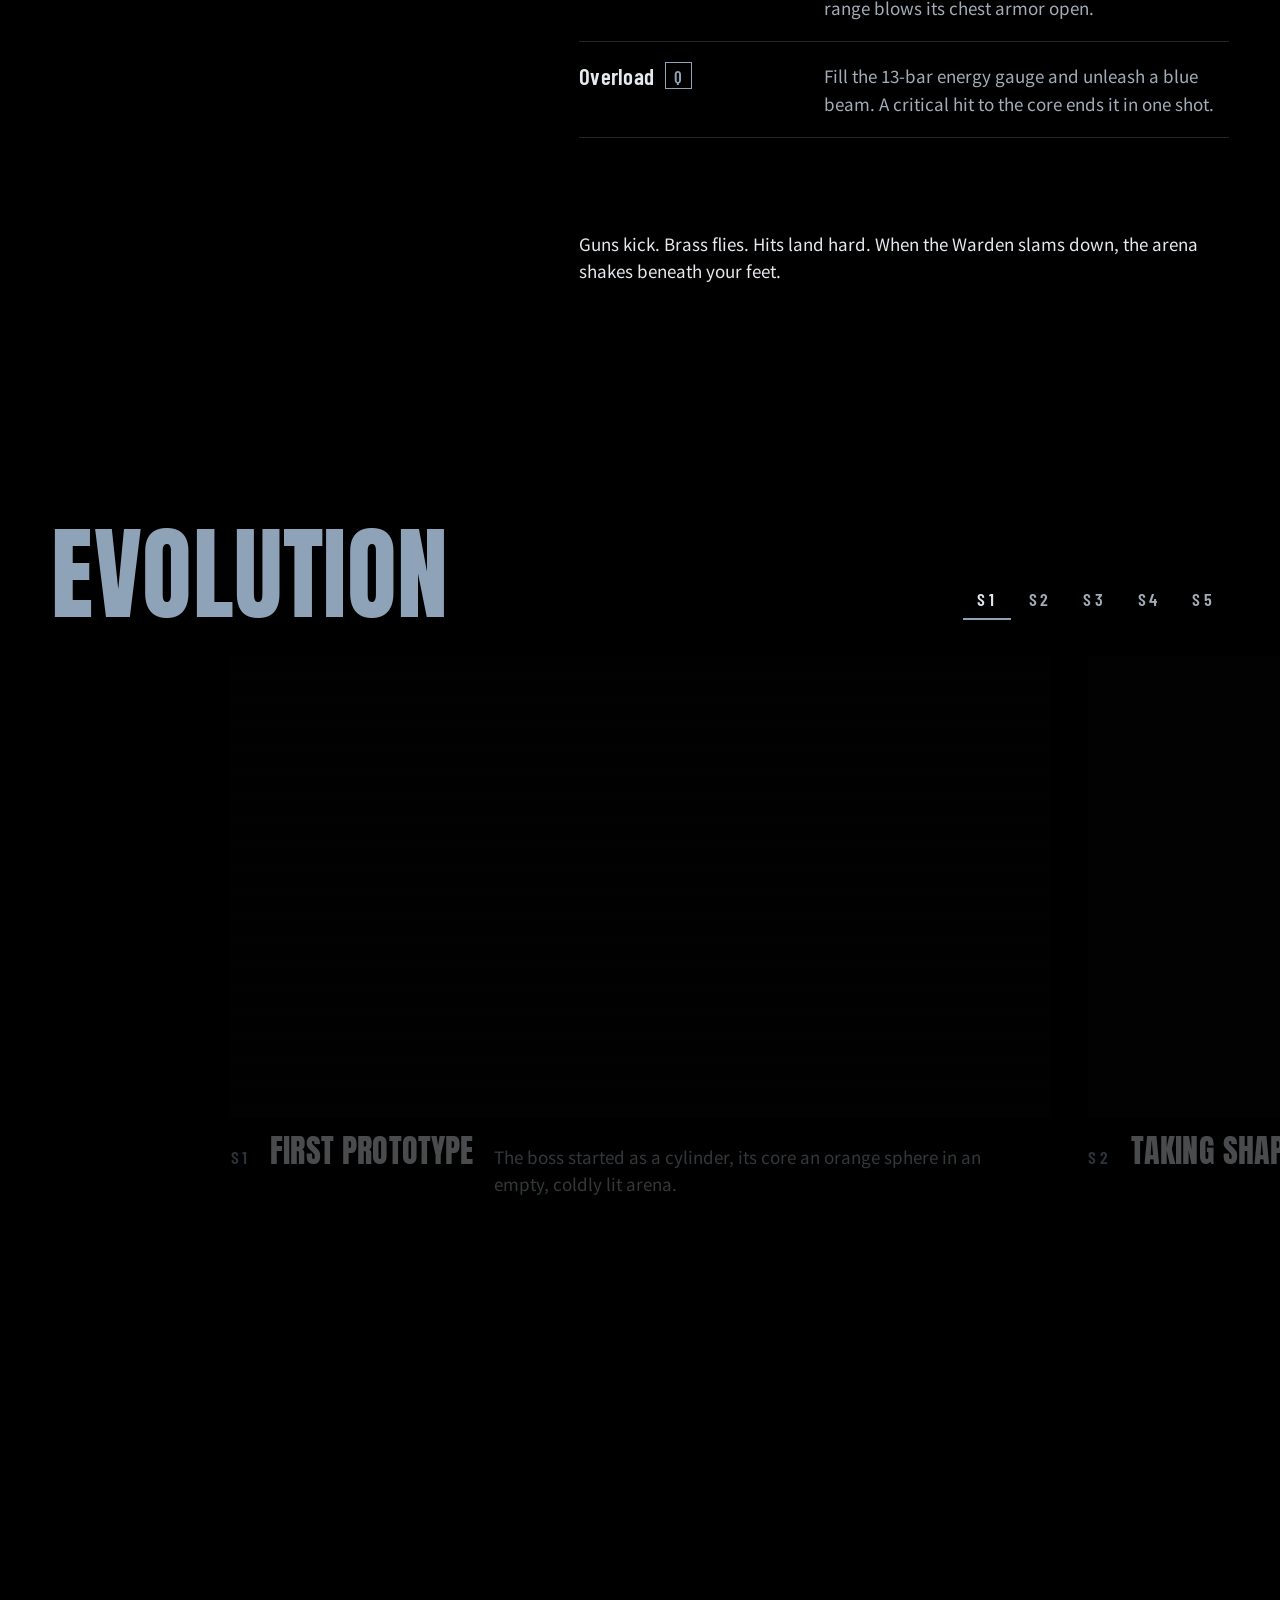
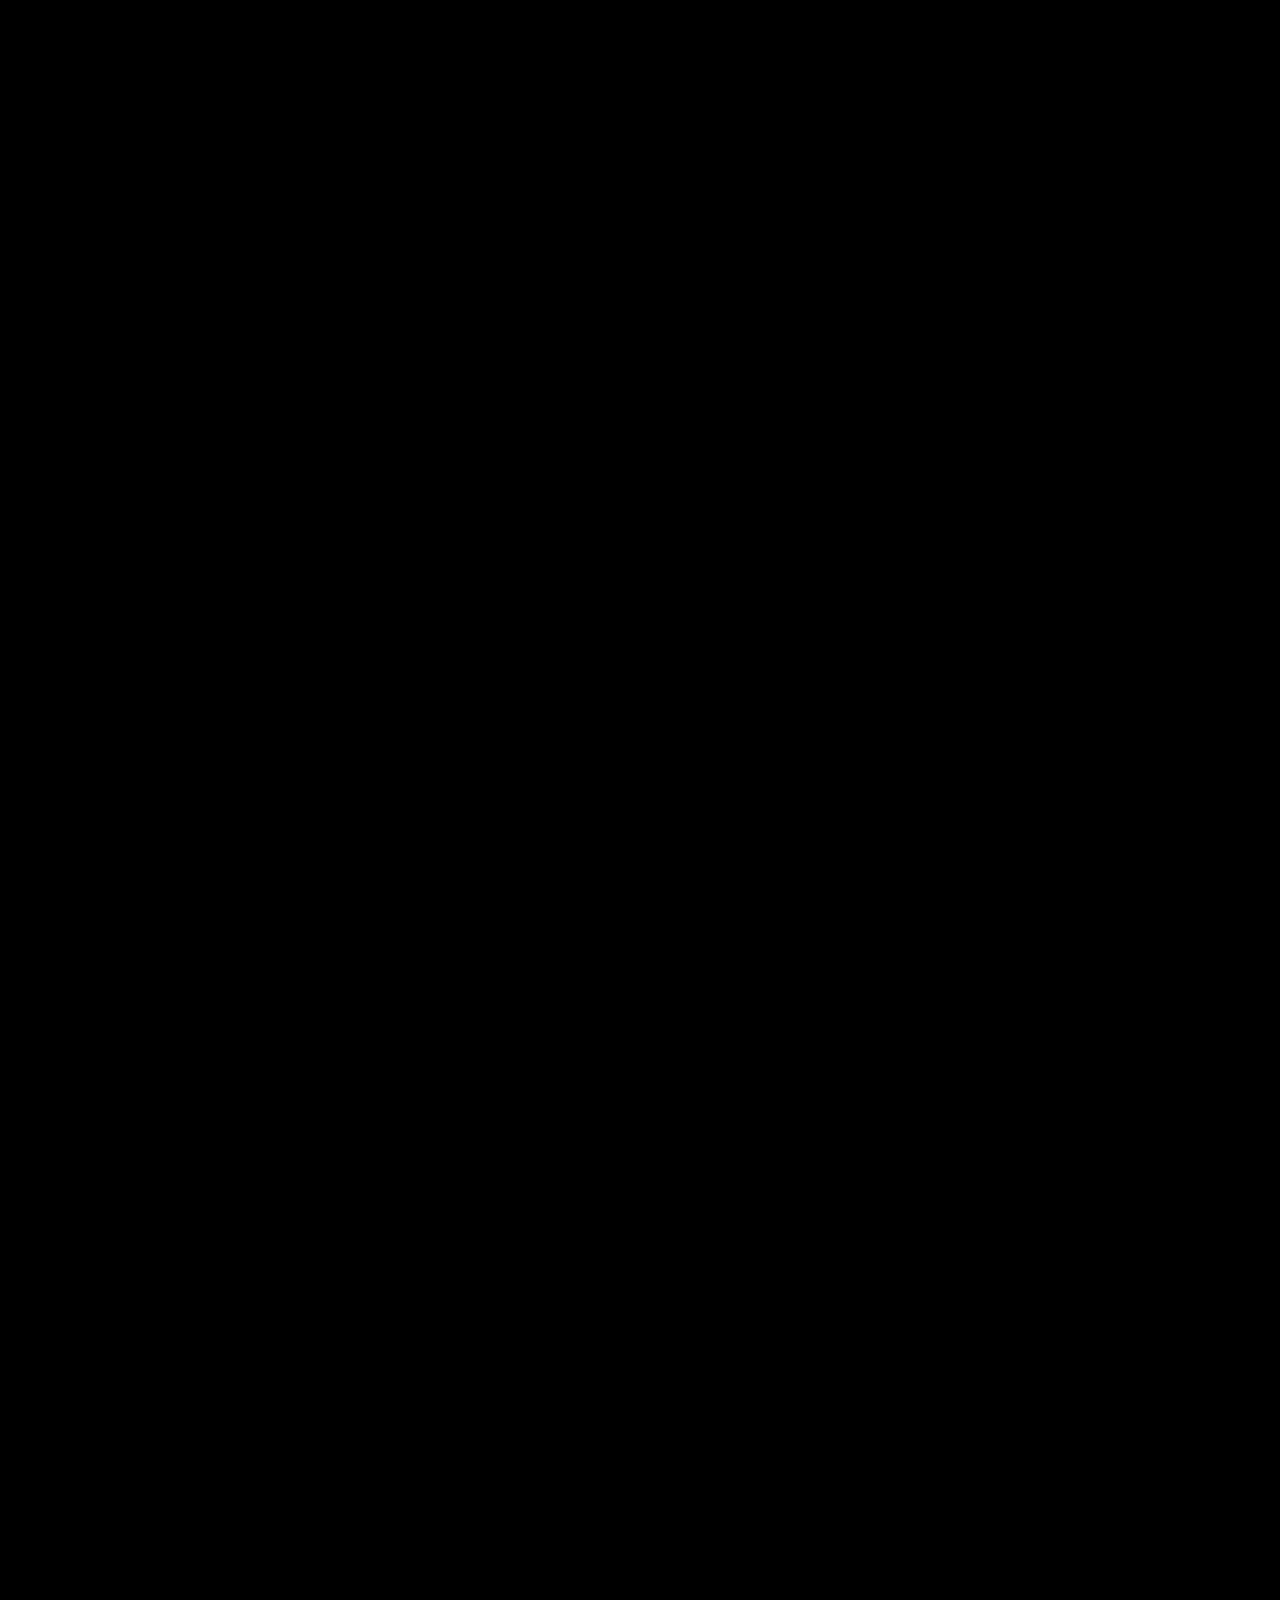
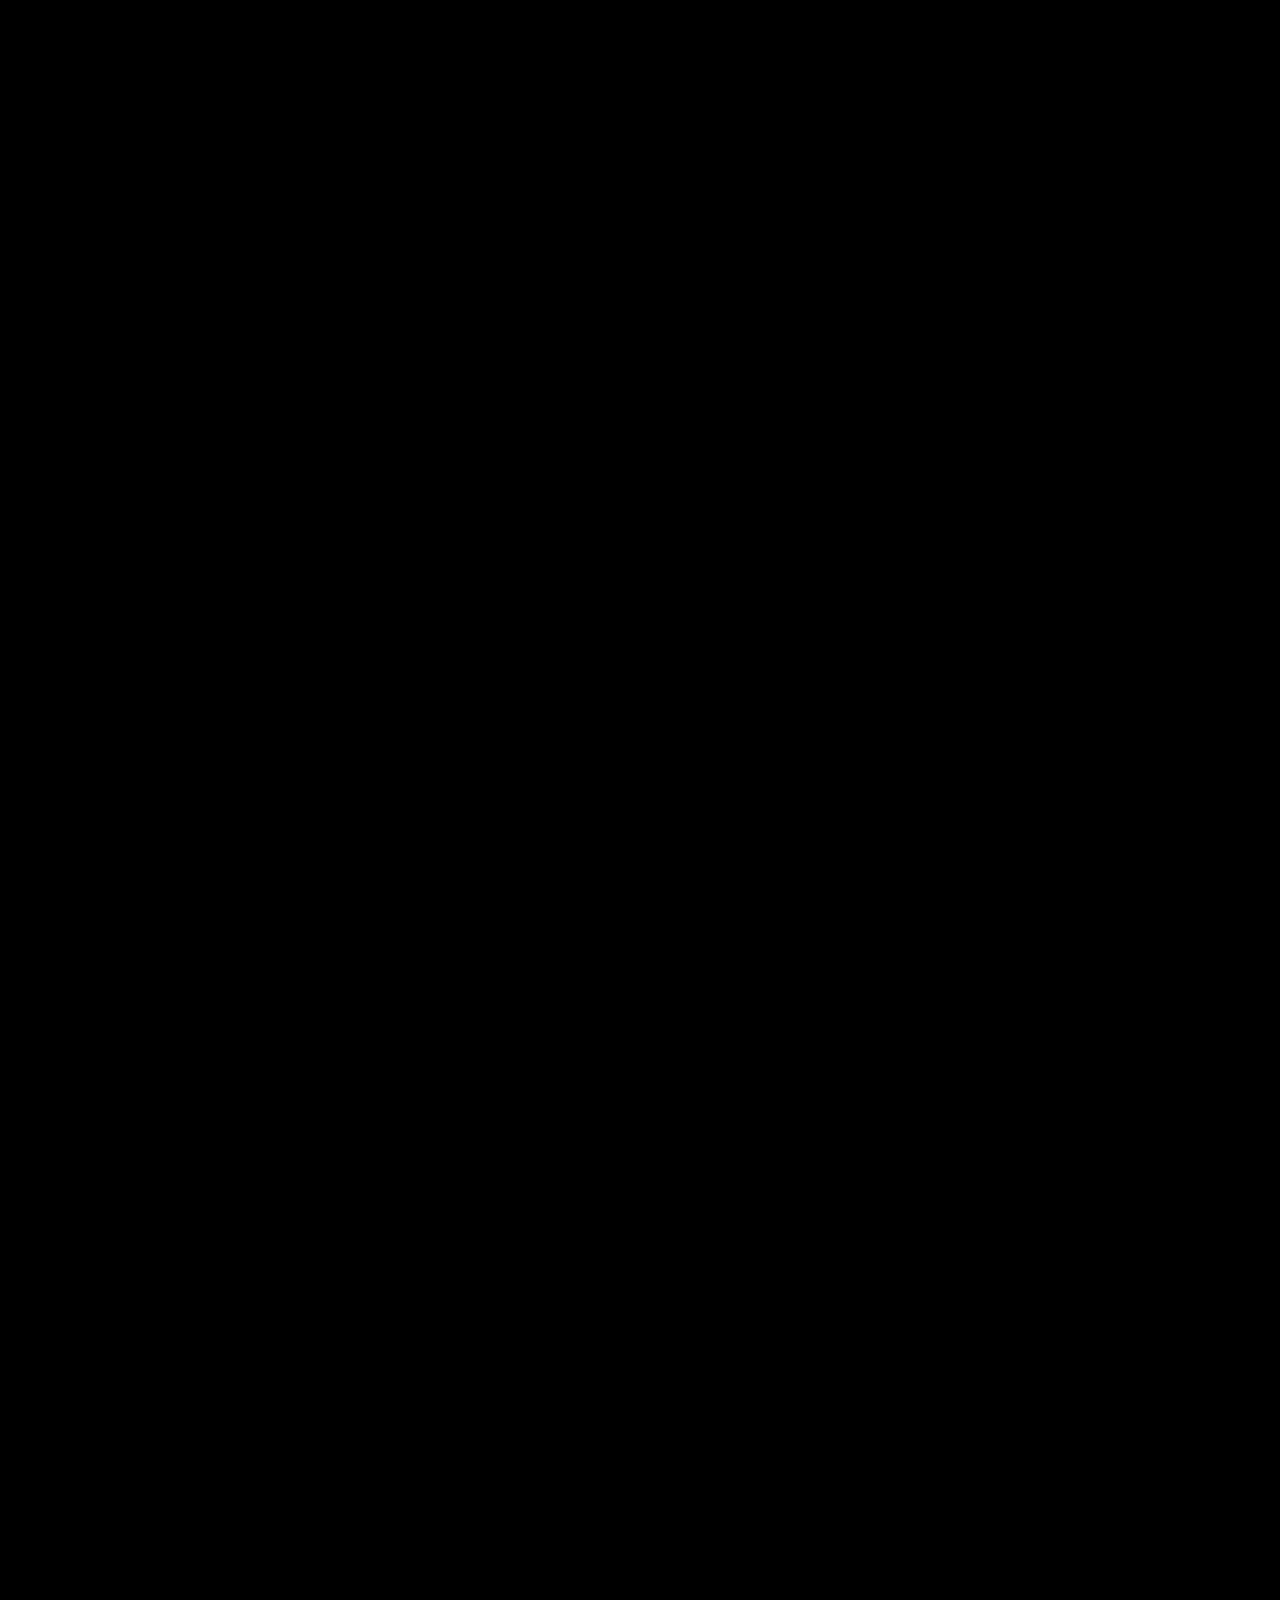
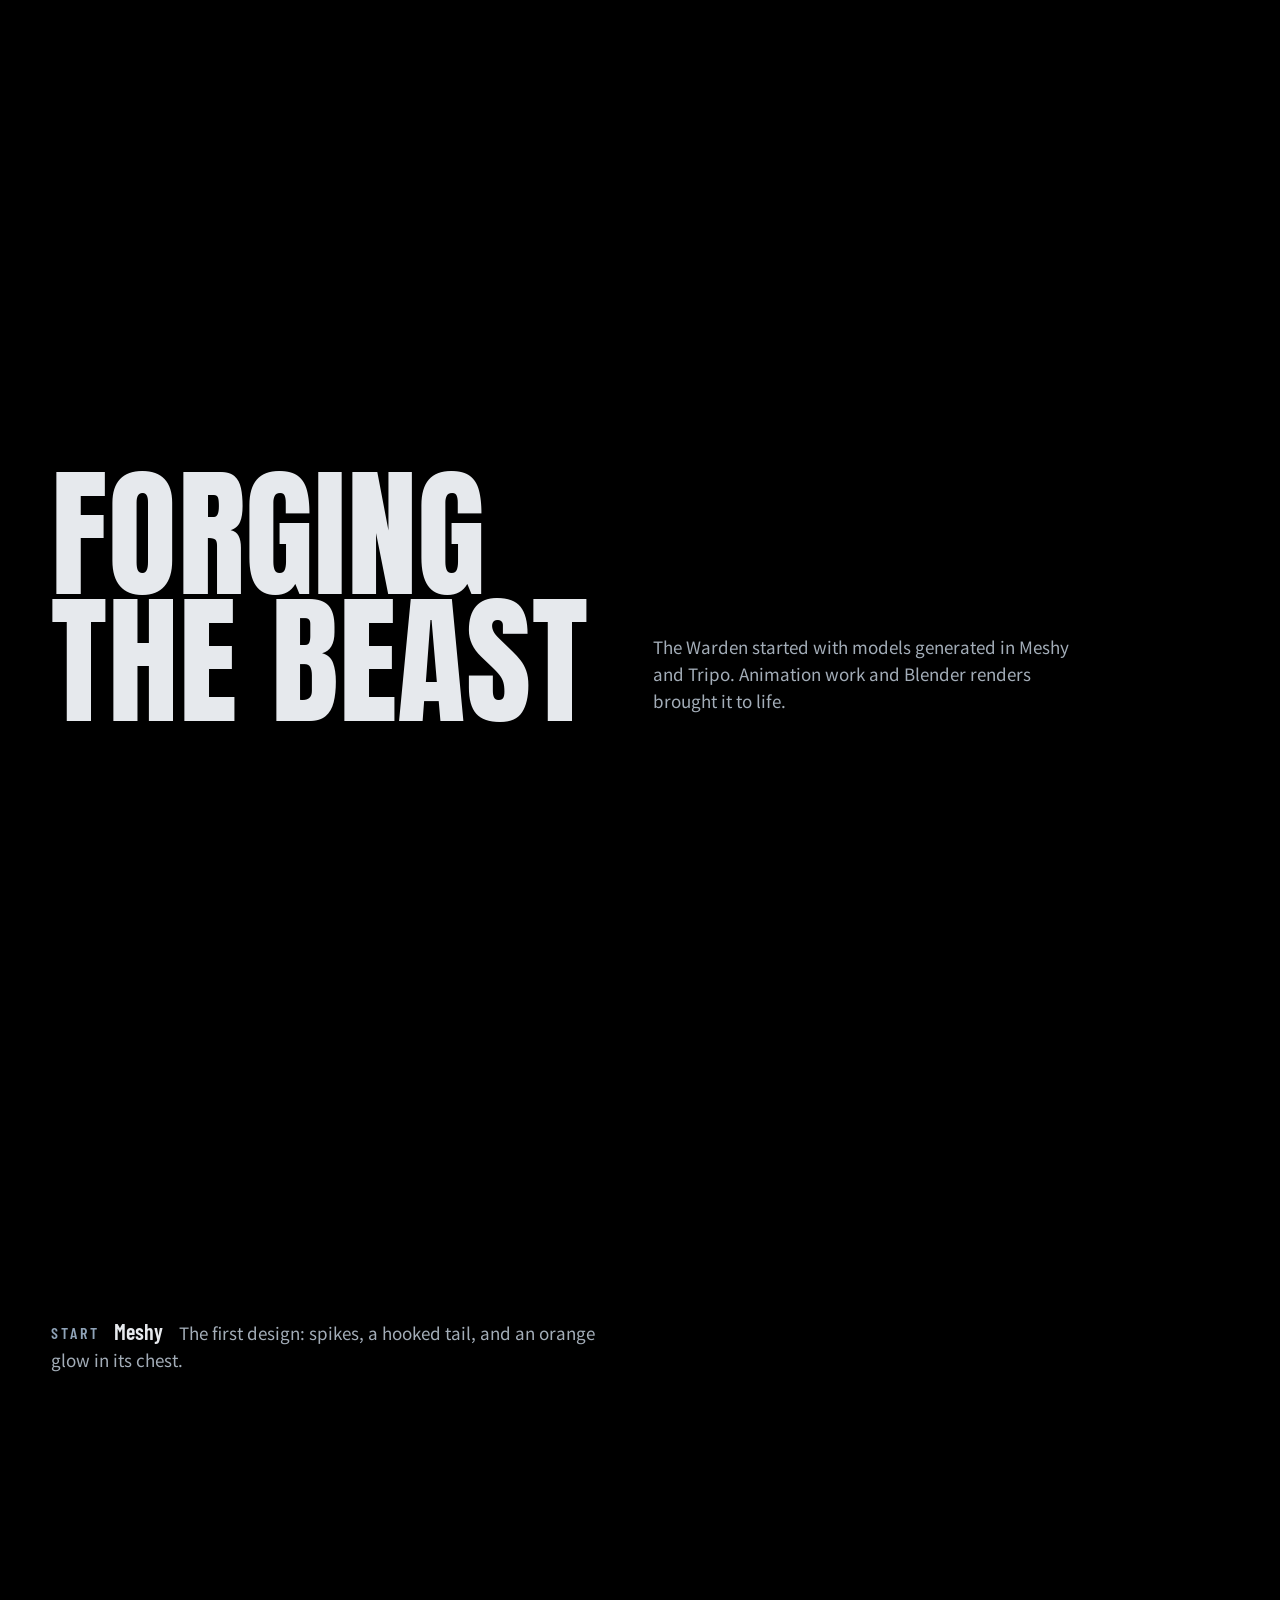
<file: en/index.html>
<!doctype html><html lang="en"><head><meta charset="utf-8"><title>THRESHOLD</title>
<meta http-equiv="refresh" content="0; url=../site-design/en/index.html">
<link rel="canonical" href="../site-design/en/index.html"></head>
<body style="background:#000"><a href="../site-design/en/index.html" style="color:#888">Enter the THRESHOLD website</a></body></html>
</file>
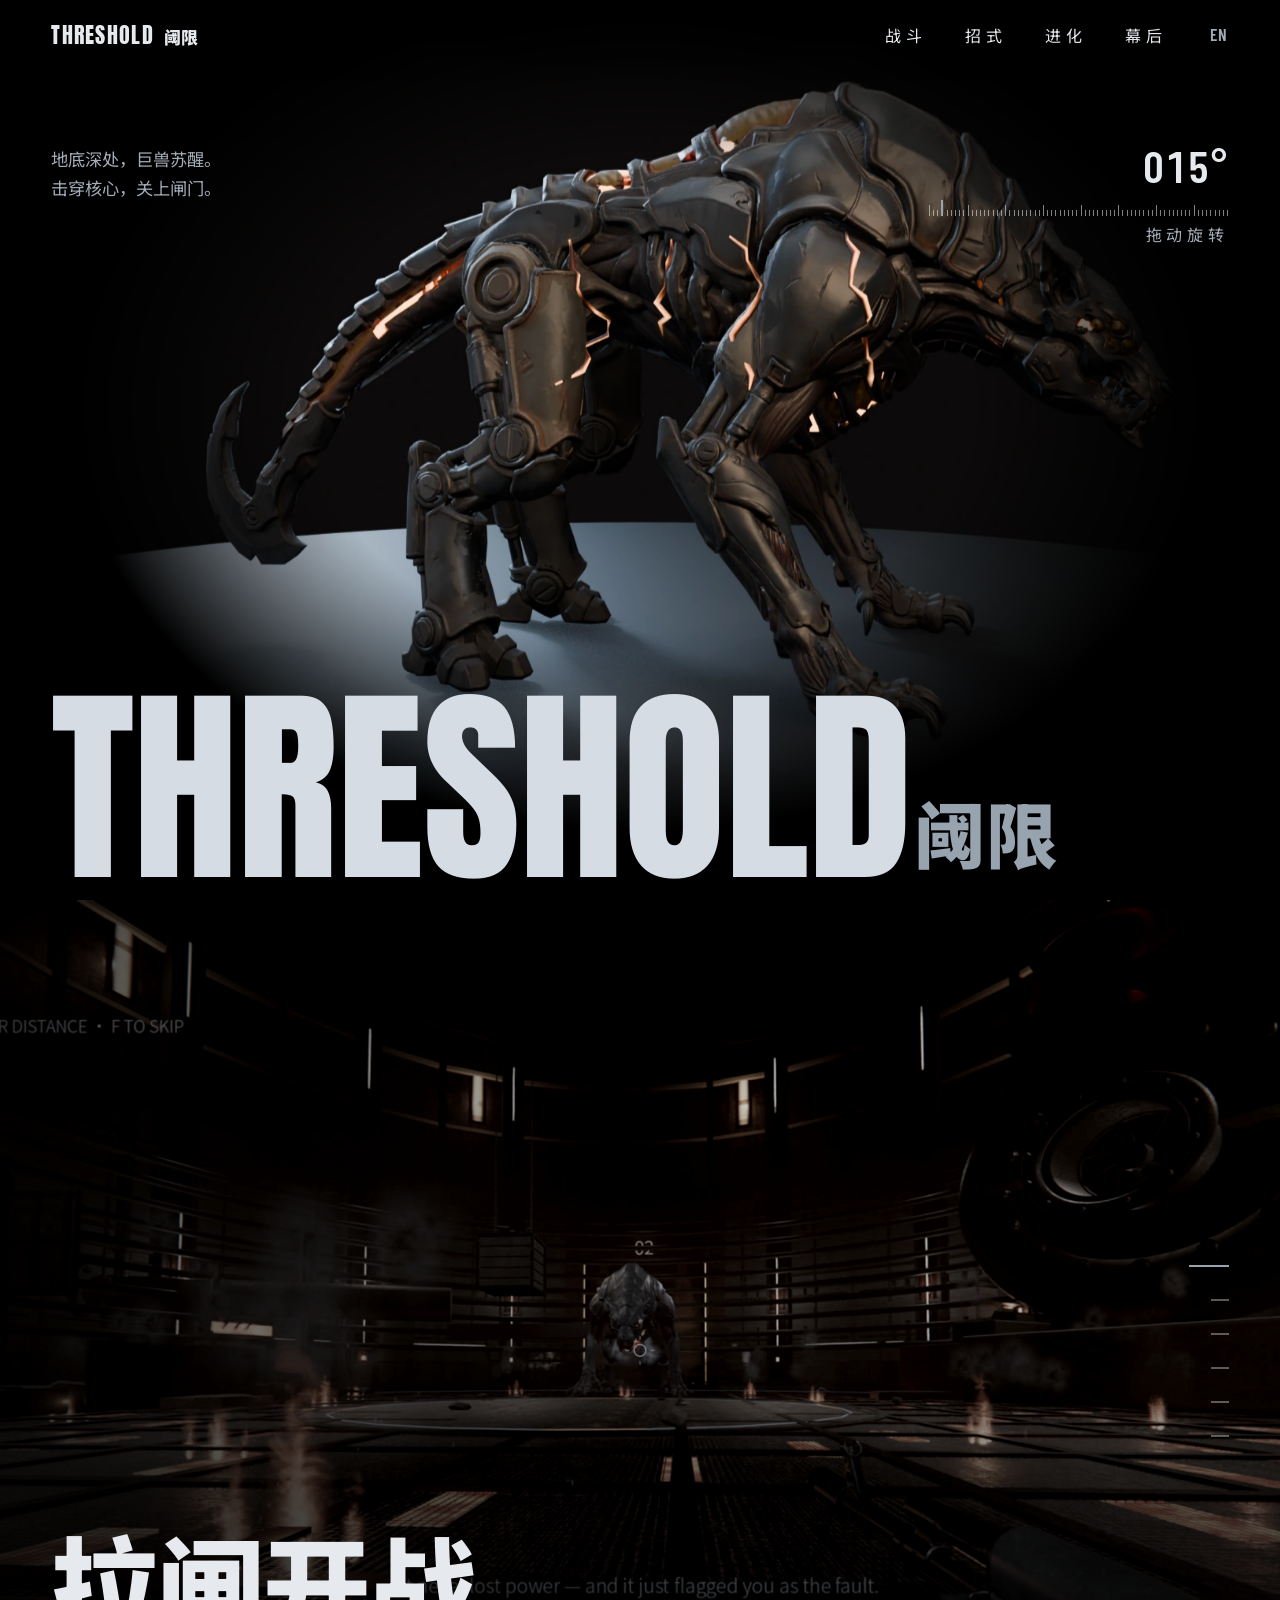
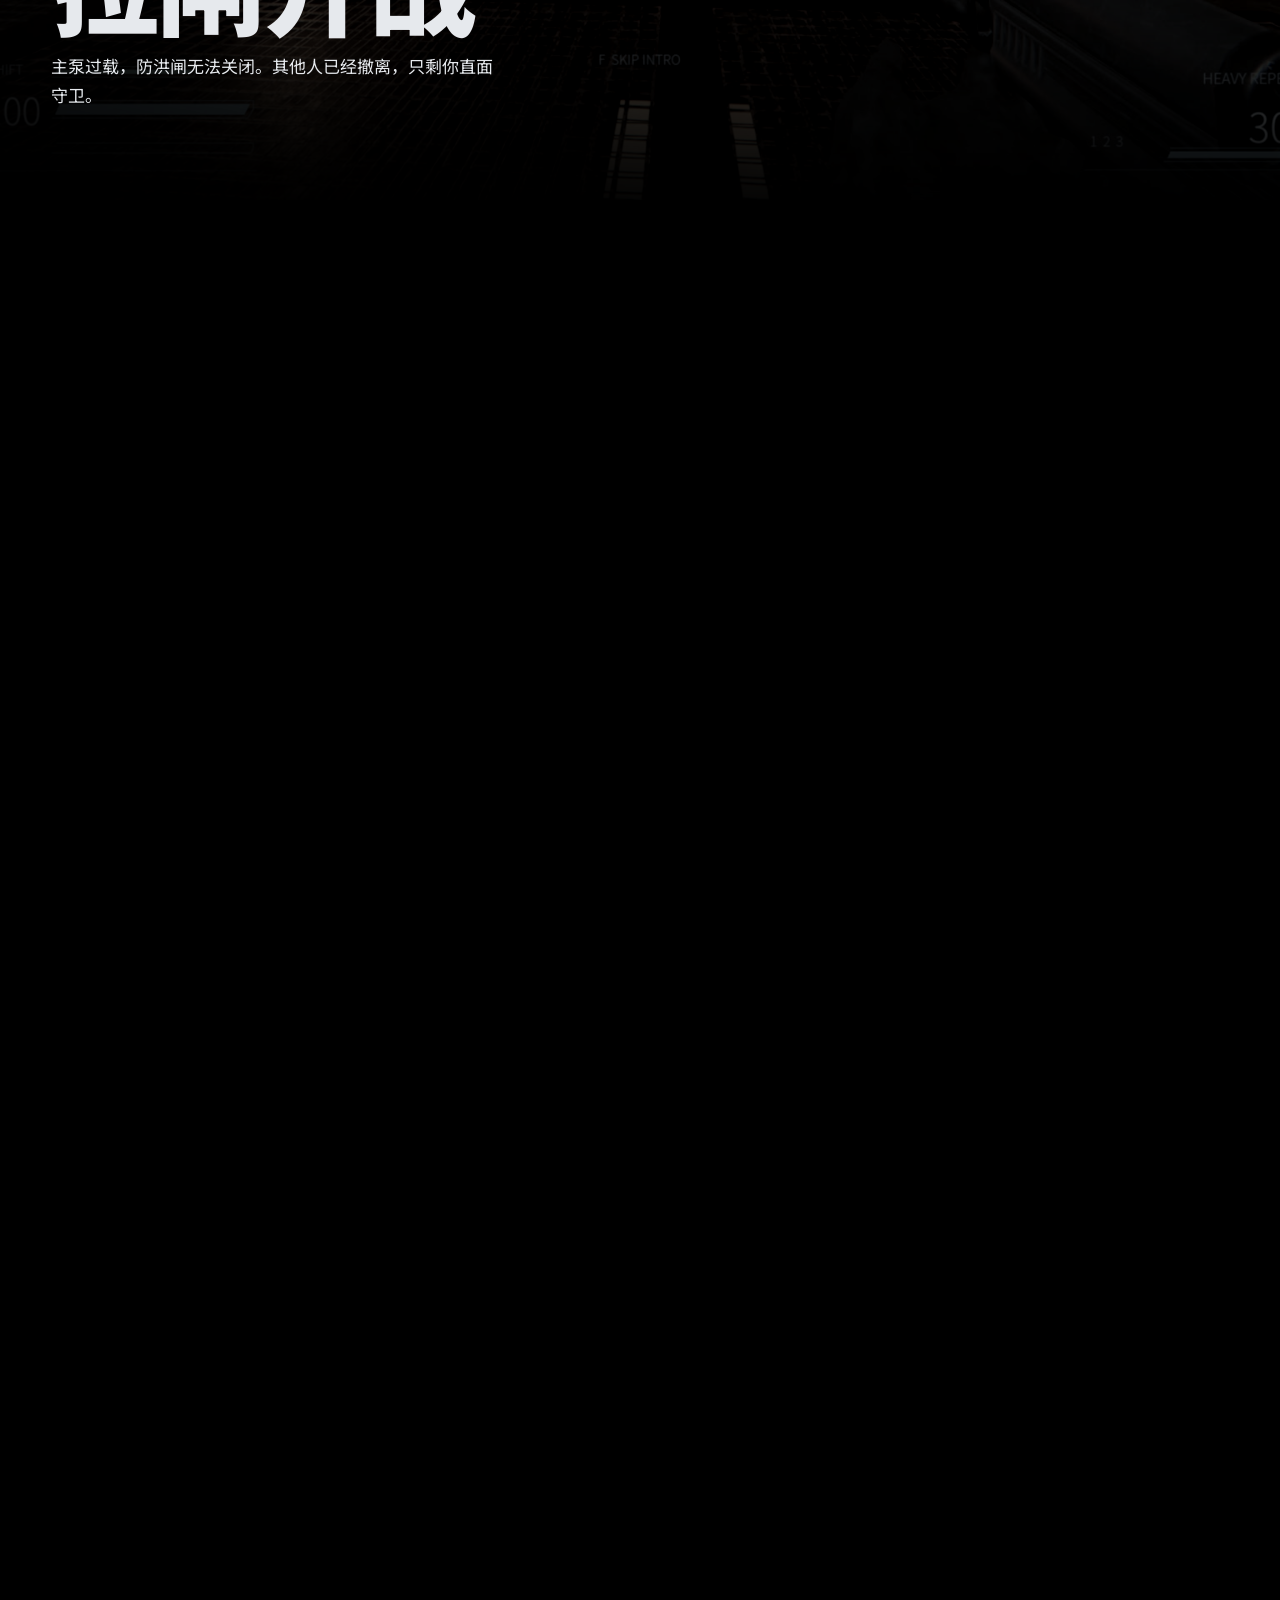
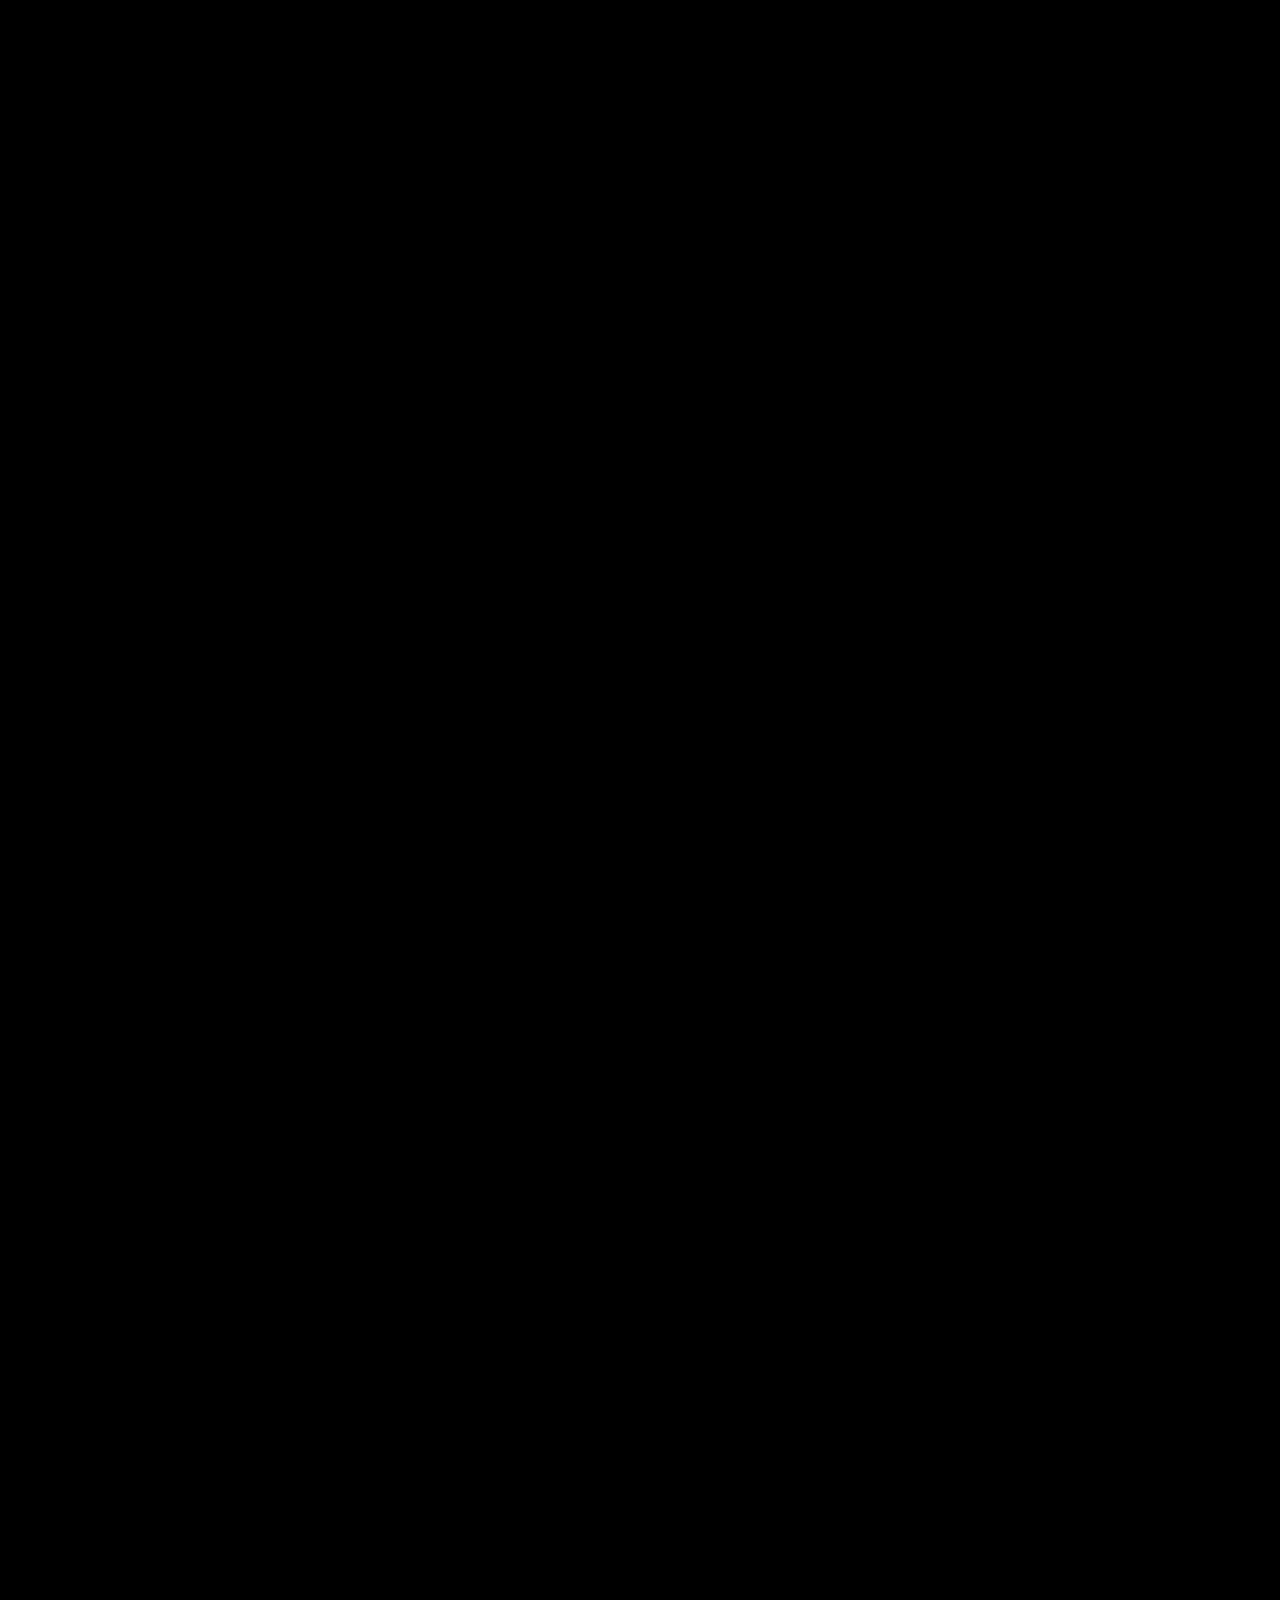
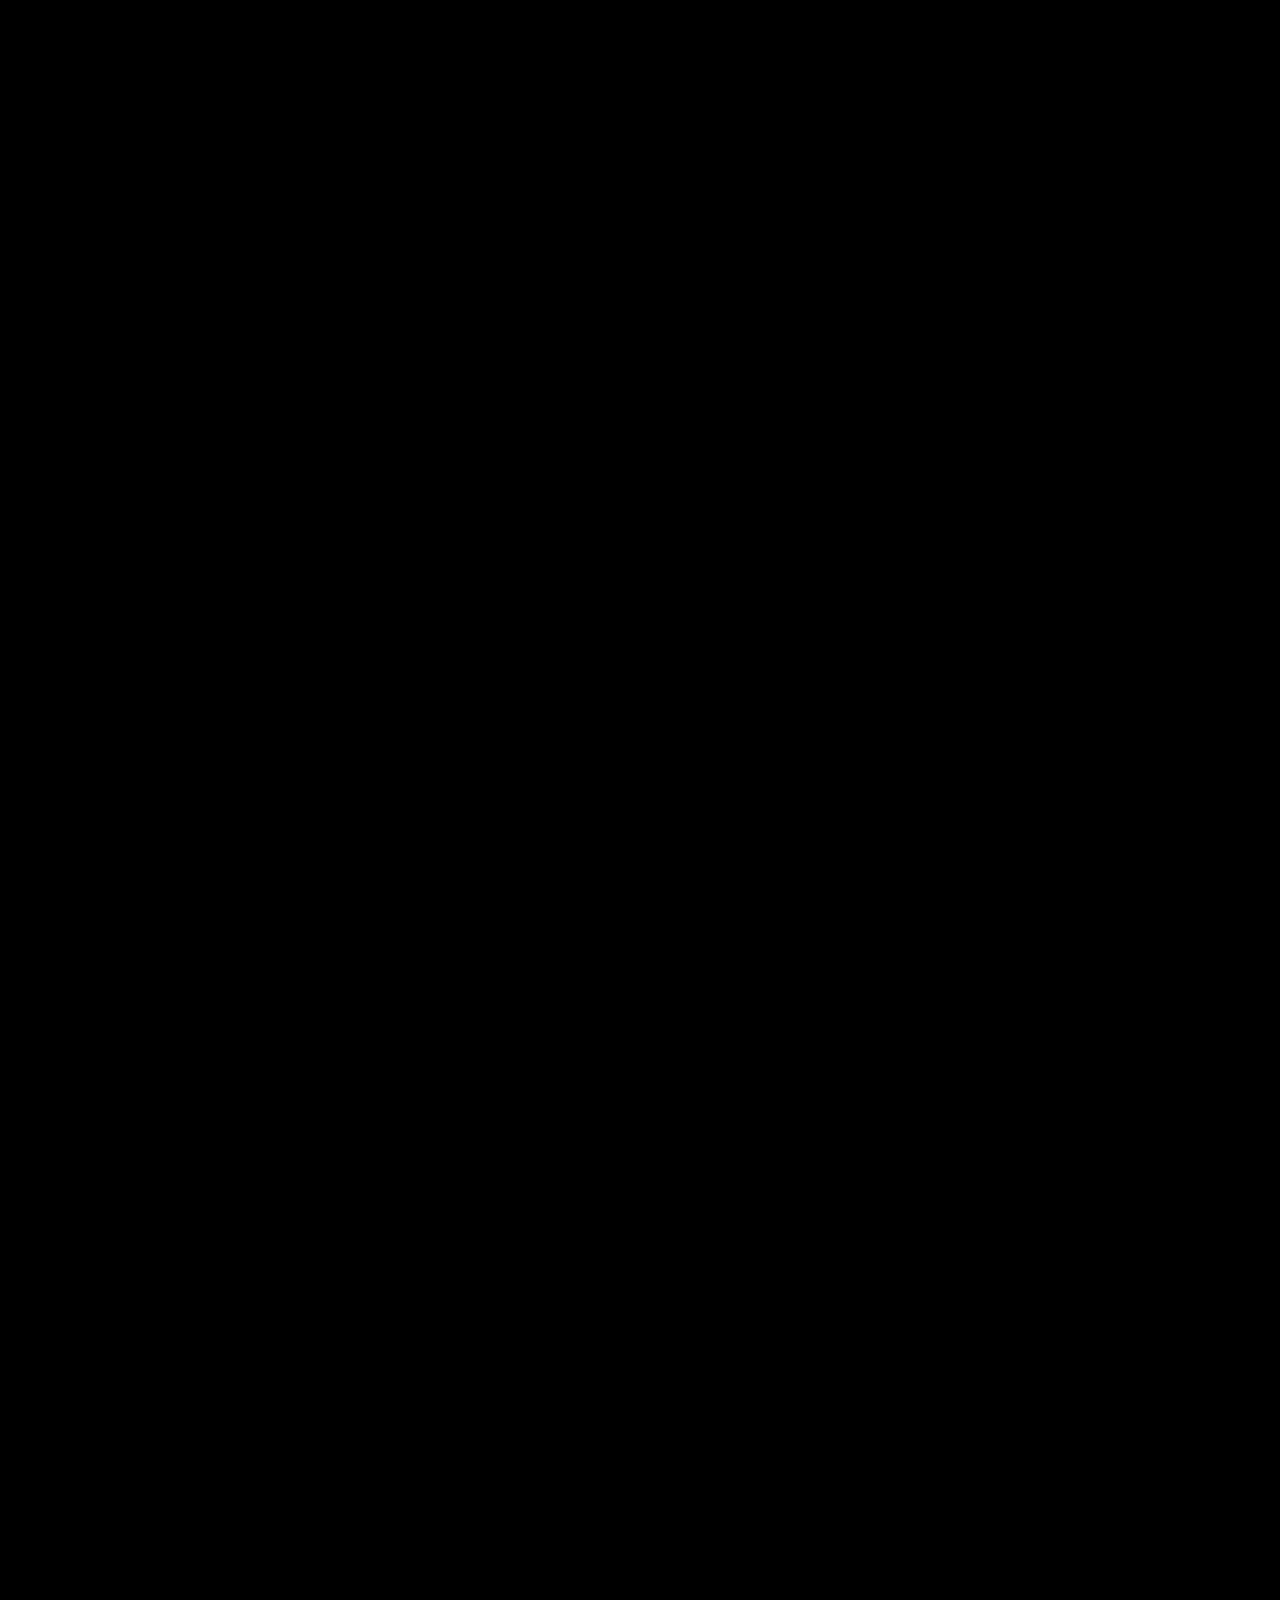
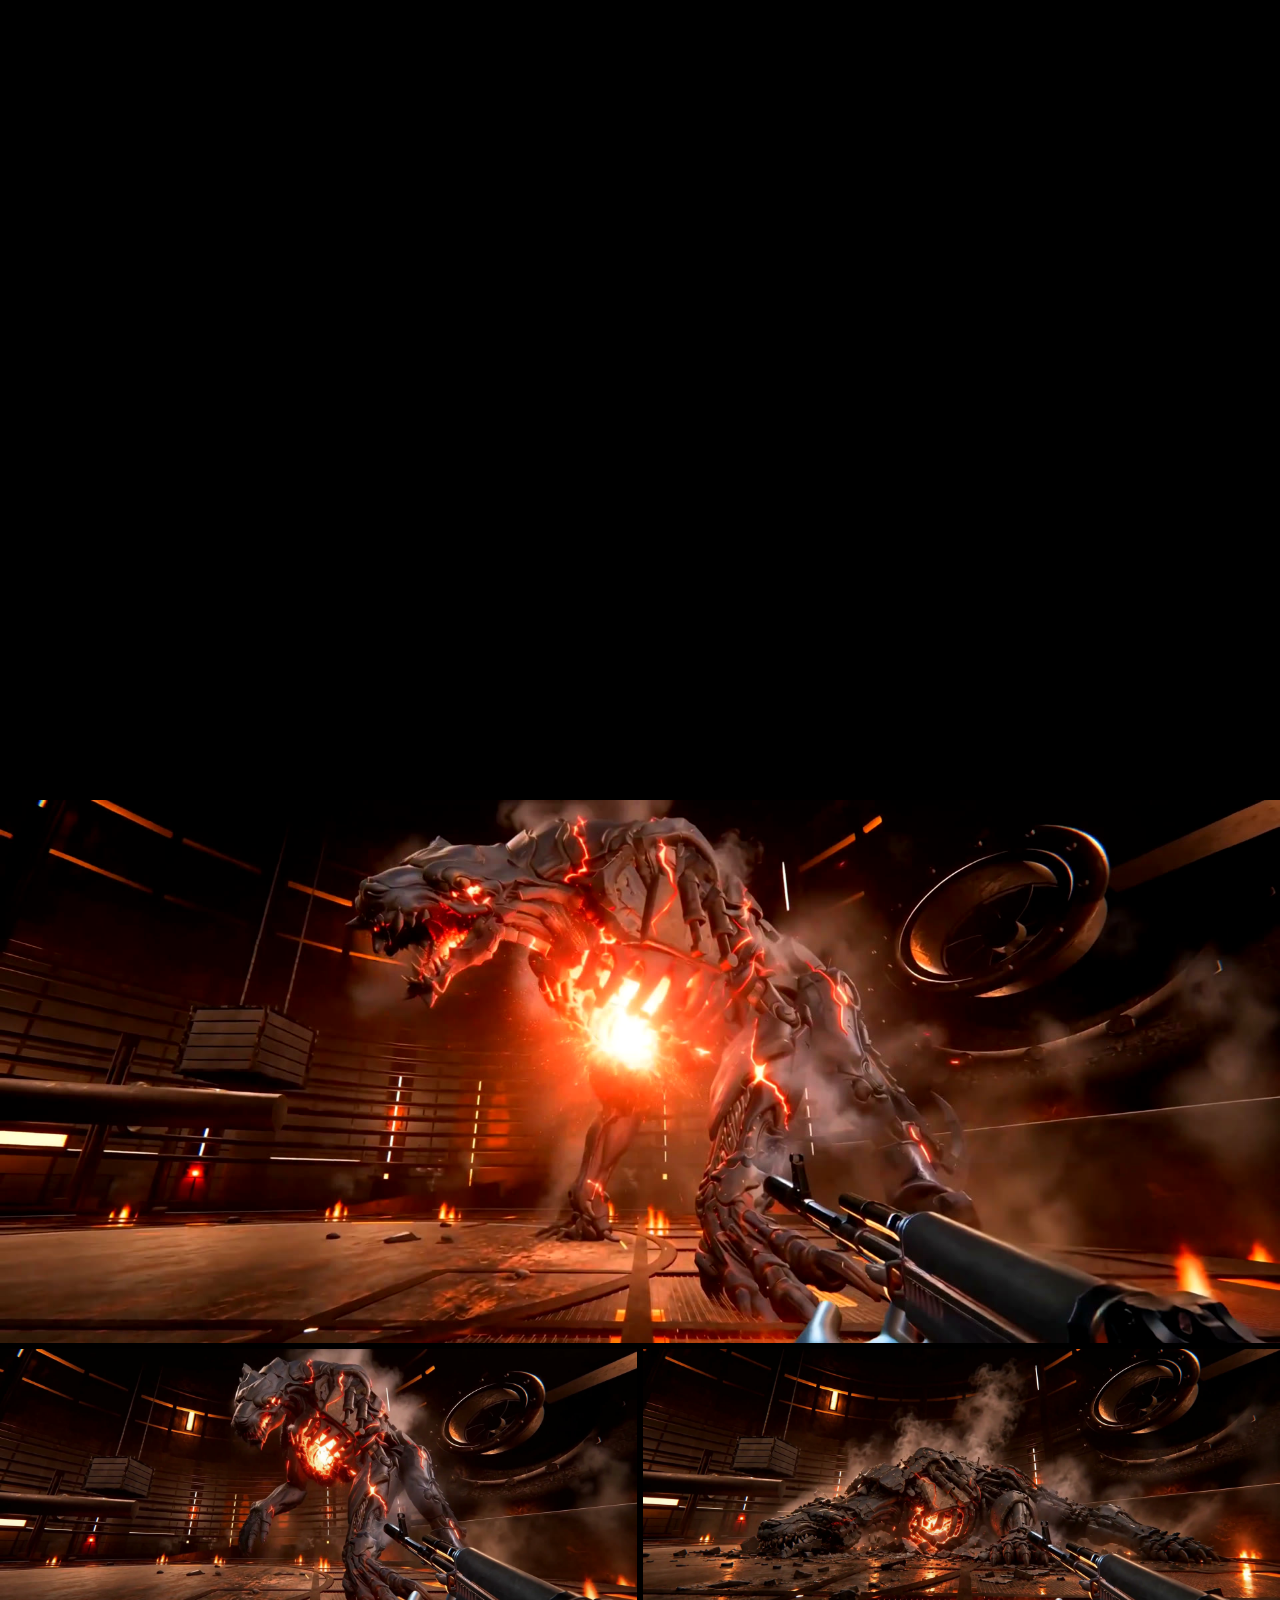
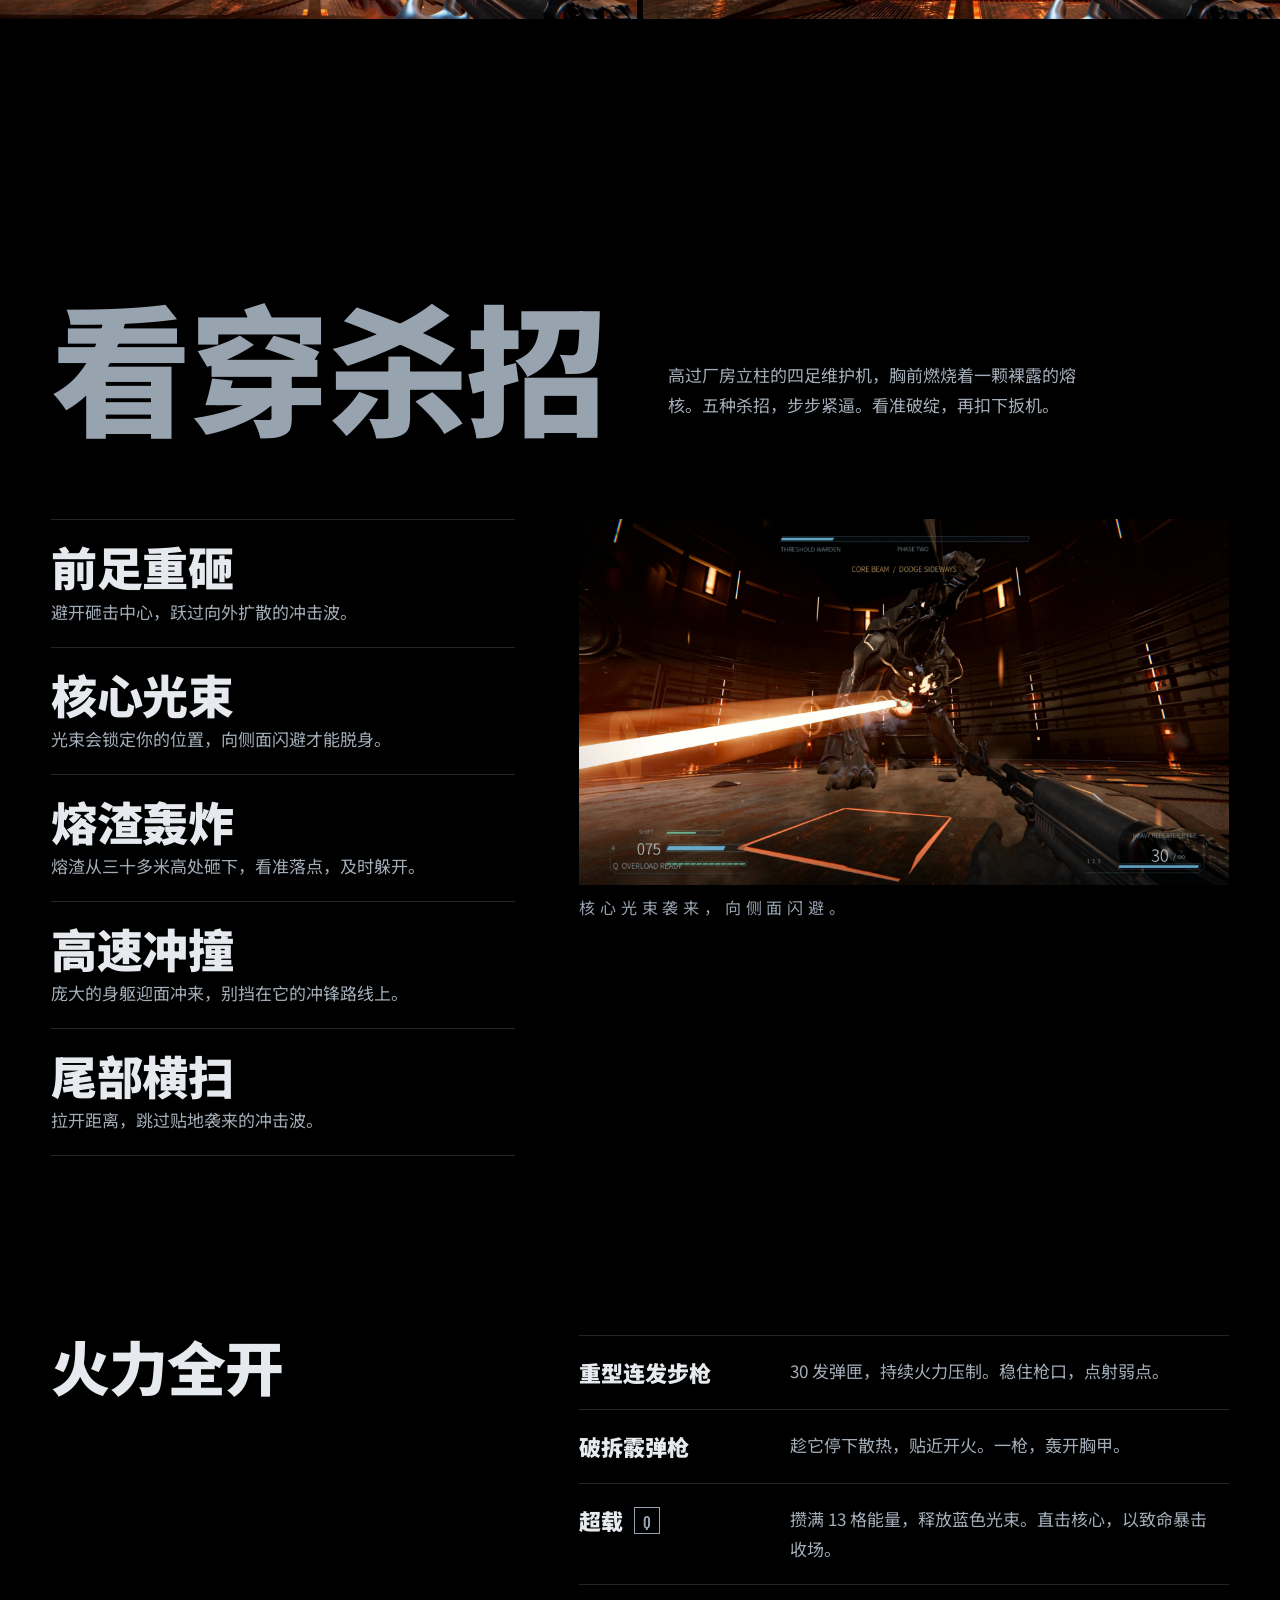
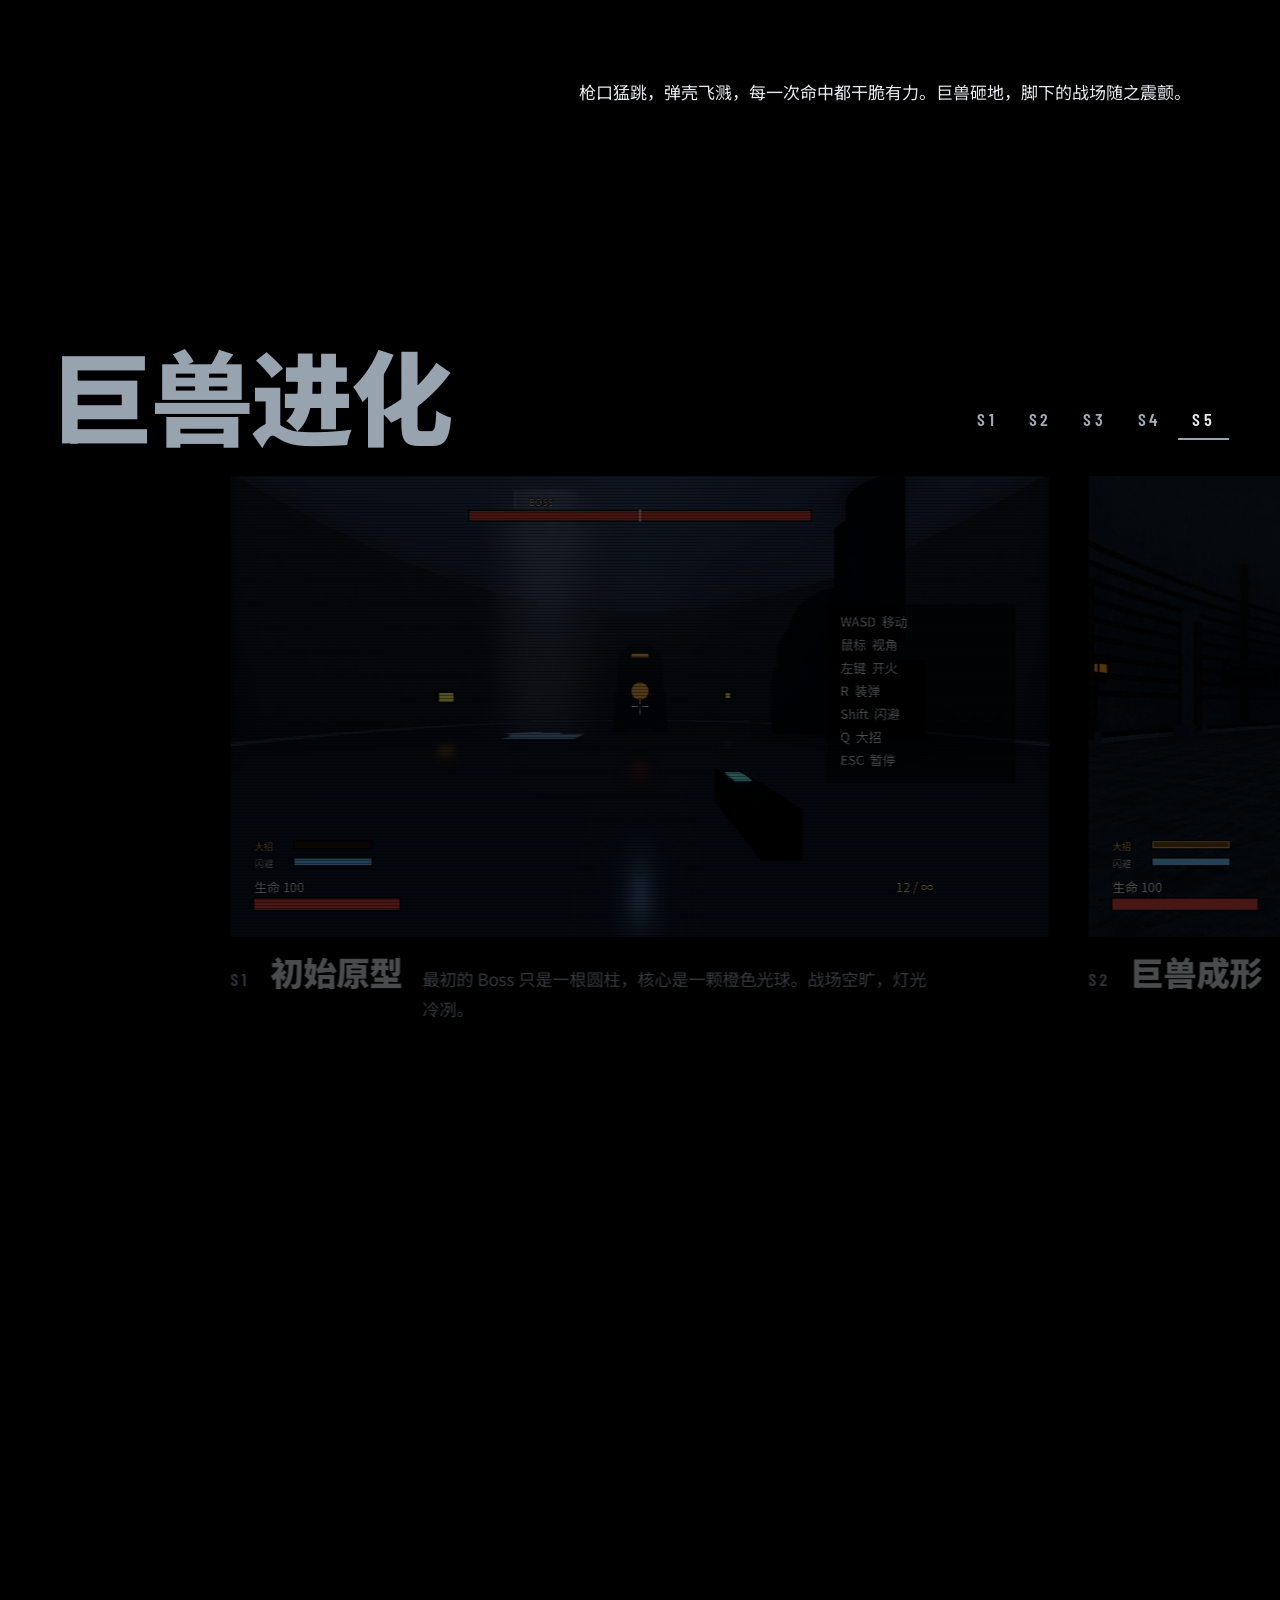
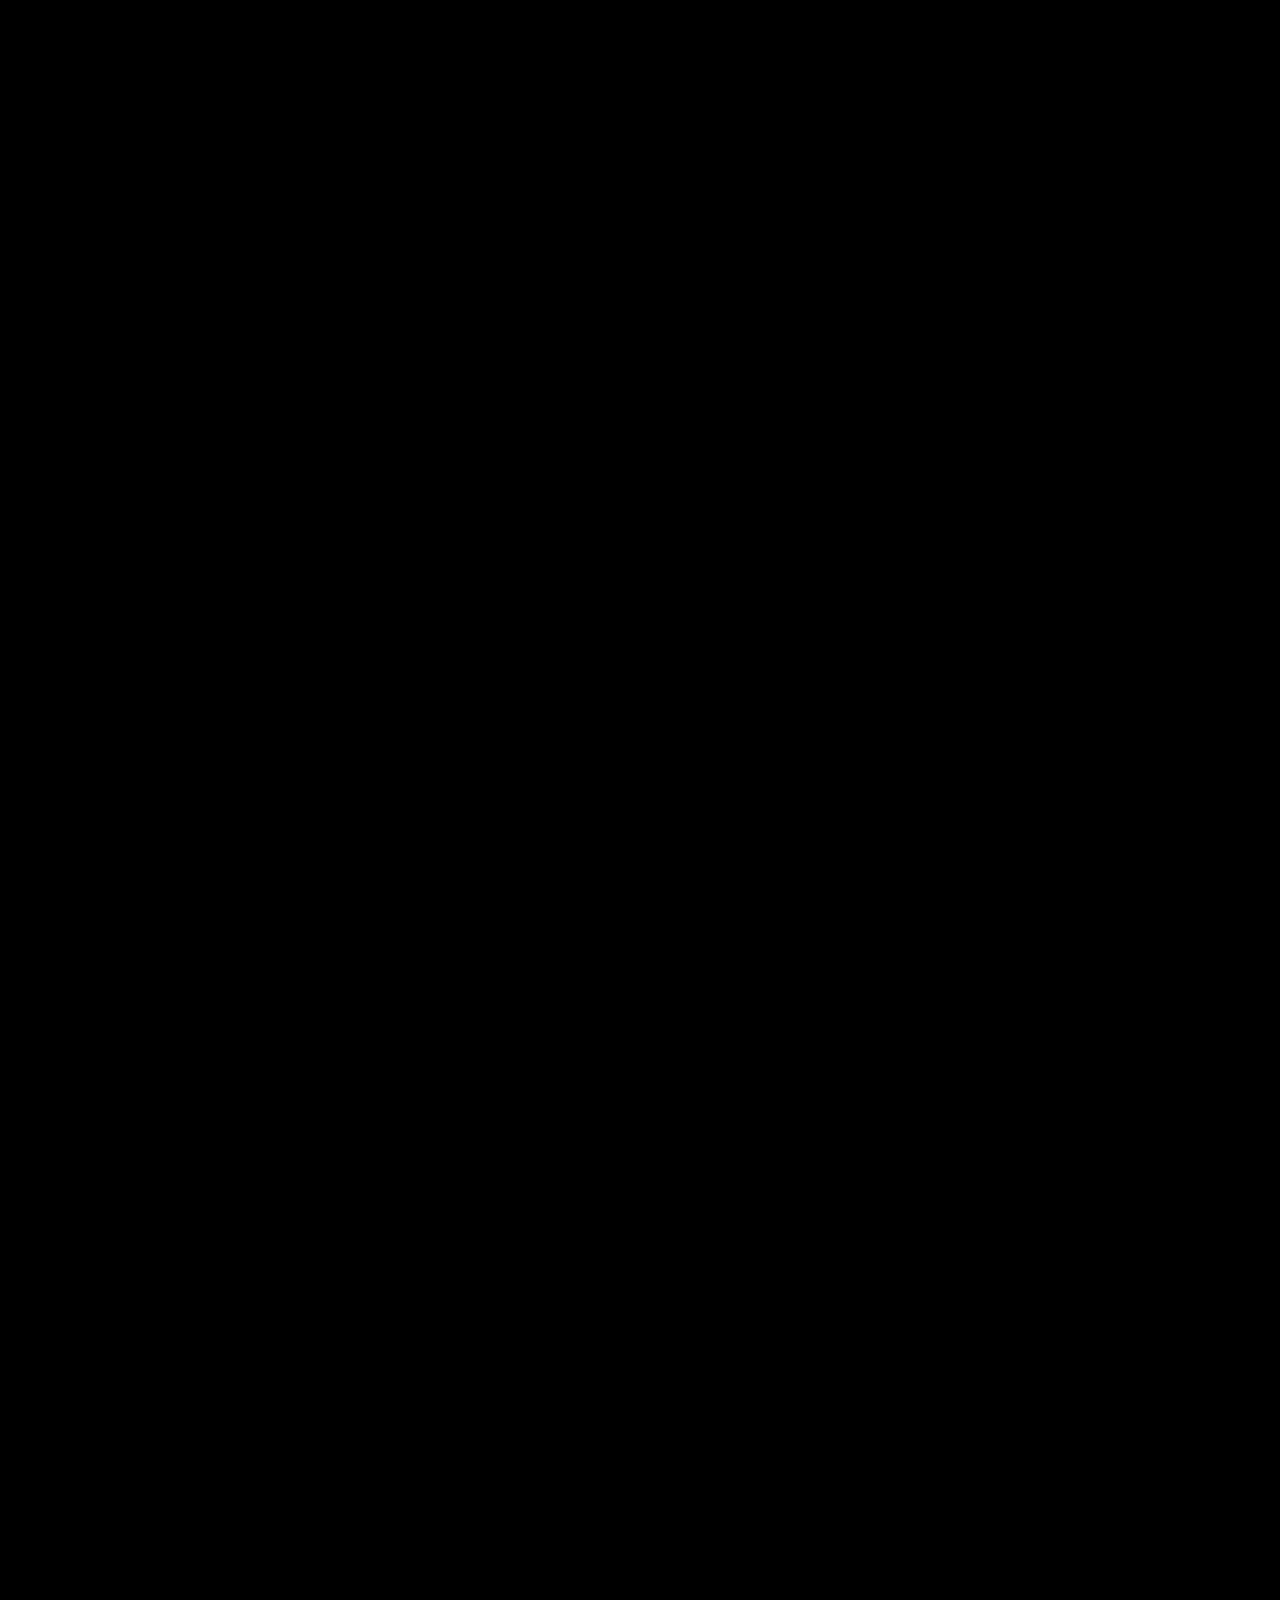
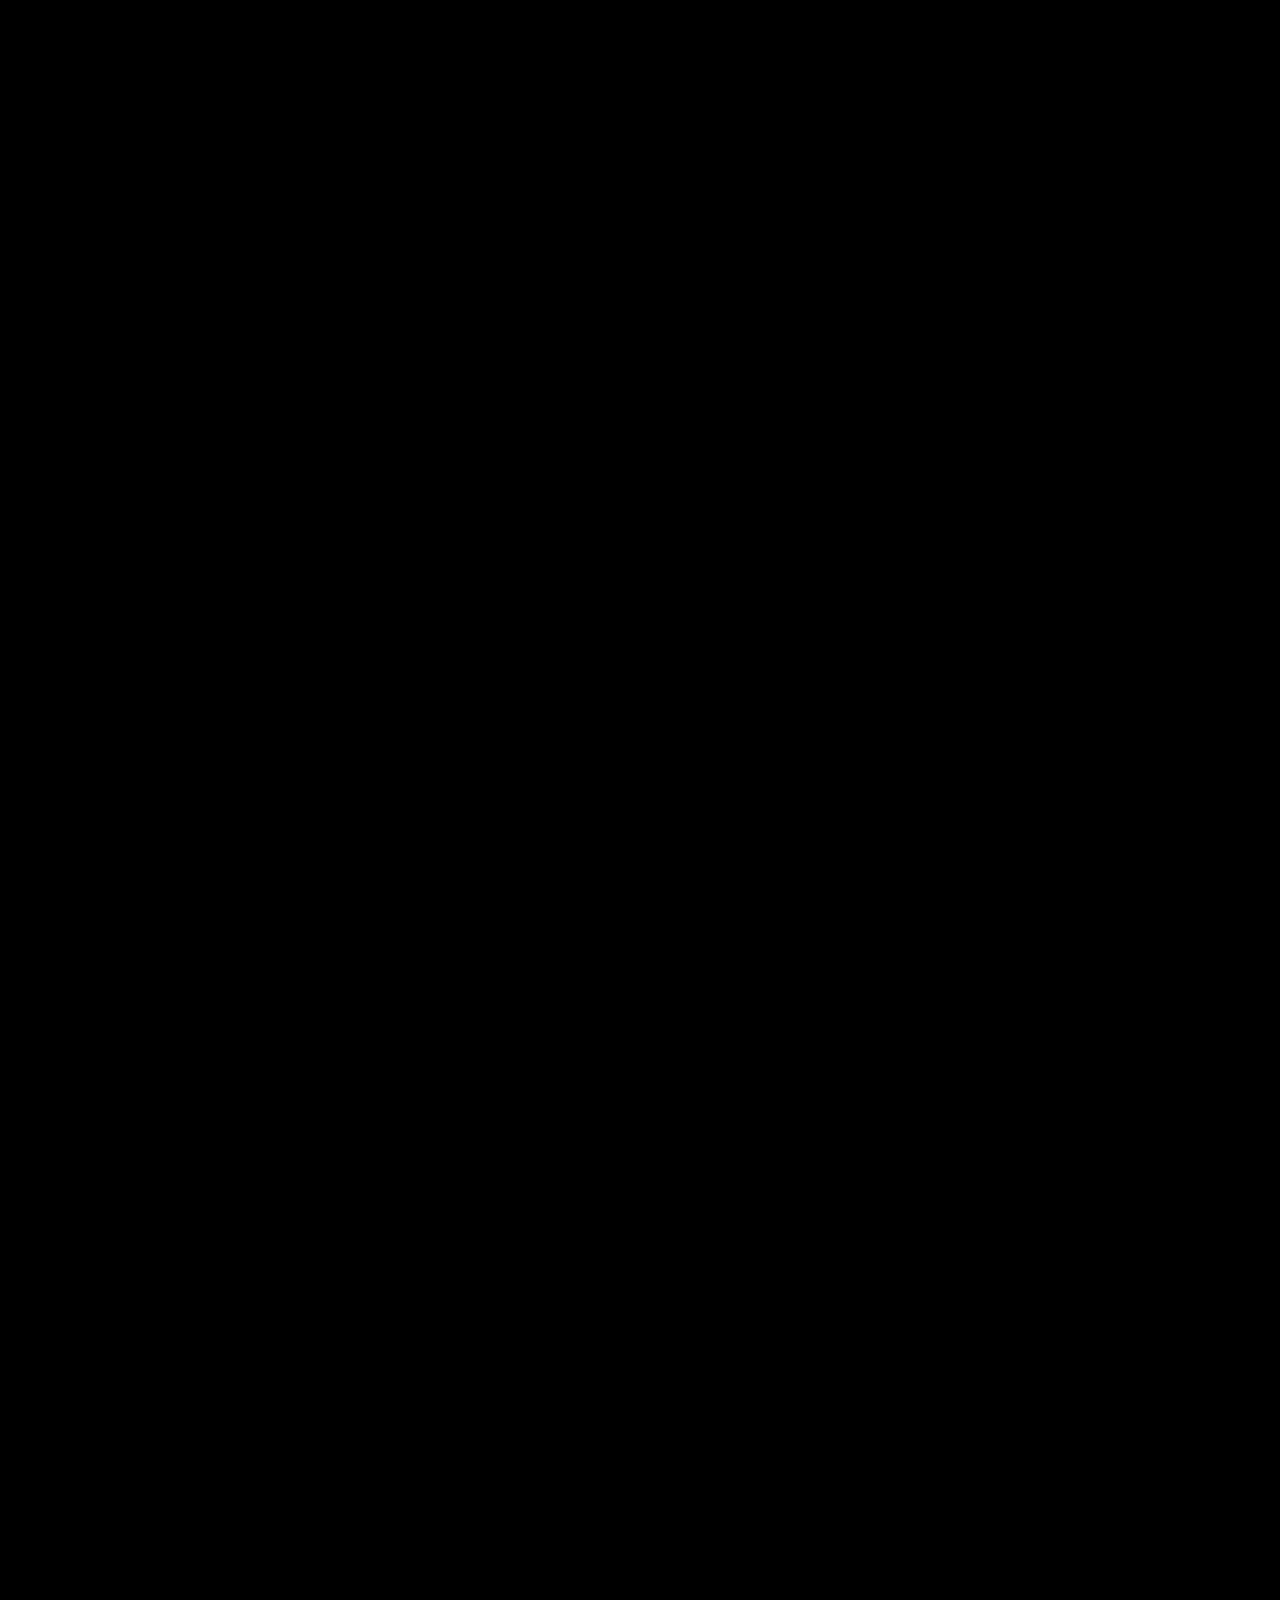
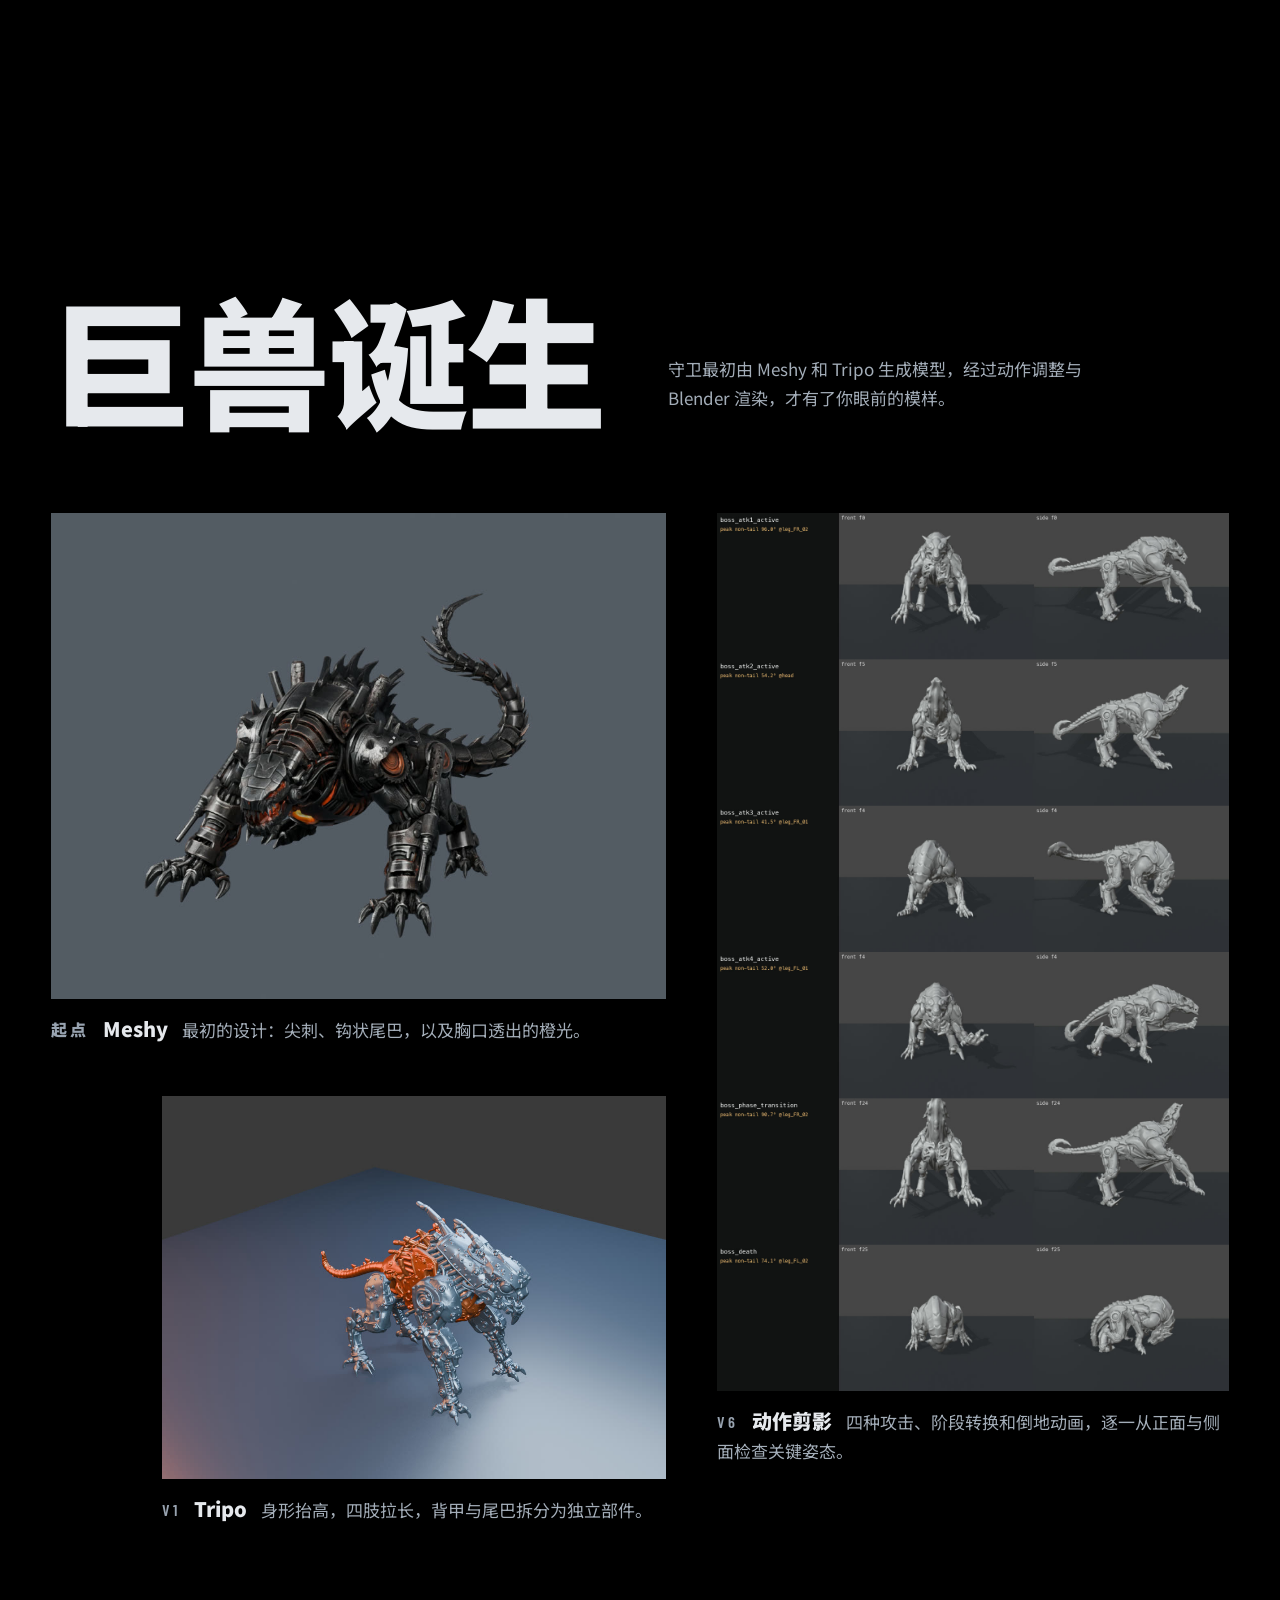
<file: site-design/index.html>
<!doctype html>
<html lang="zh-CN">
<head>
<meta charset="utf-8">
<meta name="viewport" content="width=device-width, initial-scale=1">
<title>THRESHOLD 阈限</title>
<meta name="description" content="深入地底防洪站，直面失控的钢铁巨兽。看穿杀招，击穿熔核，用超载火力终结战斗。THRESHOLD 阈限，一款聚焦巨型 Boss 对决的 FPS 游戏。">
<link rel="icon" href="assets/favicon.png">
<link rel="alternate" hreflang="zh-CN" href="./">
<link rel="alternate" hreflang="en" href="en/">
<link rel="preload" href="fonts/anton-latin-400-normal.woff2" as="font" type="font/woff2" crossorigin>
<link rel="stylesheet" href="css/noto-sc.css">
<link rel="stylesheet" href="css/site.css">
</head>
<body>

<header class="bar">
  <a class="mark" href="#top" aria-label="THRESHOLD 阈限 回到顶部"><span class="mark-en">THRESHOLD</span><span class="mark-zh">阈限</span></a>
  <nav class="nav" aria-label="页面导航">
    <a href="#fight">战斗</a>
    <a href="#warden">招式</a>
    <a href="#evolution">进化</a>
    <a href="#pipeline">幕后</a>
  </nav>
  <a class="lang" href="en/" hreflang="en" lang="en">EN</a>
</header>

<main>

<!-- ============ HERO · 转盘 ============ -->
<section class="hero" id="top" data-heat="0">
  <div class="tt" id="turntable" tabindex="0" role="slider"
       aria-label="360° 查看阈限守卫，左右拖动或按左右方向键旋转"
       aria-valuemin="0" aria-valuemax="355" aria-valuenow="0" aria-valuetext="0 度">
    <canvas id="tt-canvas"></canvas>
  </div>

  <p class="hero-line">地底深处，巨兽苏醒。<br>击穿核心，关上闸门。</p>

  <h1 class="hero-title">
    <span class="t-en">THRESHOLD</span>
    <span class="t-zh">阈限</span>
  </h1>

  <div class="dial" aria-hidden="true">
    <div class="dial-read"><span id="tt-deg">000</span>°</div>
    <div class="dial-ticks" id="tt-ticks"></div>
    <div class="dial-hint">拖动旋转</div>
  </div>
</section>

<!-- ============ 战斗进程 ============ -->
<section class="fight" id="fight" aria-label="战斗进程">
  <div class="fight-stage">
    <div class="shots">
      <img src="../Threshold_宣传素材包_2026-09-24/01_宣传截图/网页JPG/01_arena_gate.jpg" alt="主泵大厅入口，远处的守卫尚未苏醒" loading="lazy" decoding="async" width="1920" height="1080">
      <img src="../Threshold_宣传素材包_2026-09-24/01_宣传截图/网页JPG/02_warden_approach.jpg" alt="阈限守卫张口逼近" loading="lazy" decoding="async" width="1920" height="1080">
      <img src="../Threshold_宣传素材包_2026-09-24/01_宣传截图/网页JPG/05_core_burst.jpg" alt="胸前的熔核被击穿，迸发出火光" loading="lazy" decoding="async" width="1920" height="1080">
      <img src="../Threshold_宣传素材包_2026-09-24/01_宣传截图/网页JPG/08_phase_two.jpg" alt="第二阶段，装甲崩落的守卫扑来" loading="lazy" decoding="async" width="1920" height="1080">
      <img src="../Threshold_宣传素材包_2026-09-24/01_宣传截图/网页JPG/11_overload_flash.jpg" alt="超载光束命中核心" loading="lazy" decoding="async" width="1920" height="1080">
      <img src="../Threshold_宣传素材包_2026-09-24/01_宣传截图/网页JPG/12_killcam.jpg" alt="终结镜头：守卫即将倒在熔炉上方的格栅上" loading="lazy" decoding="async" width="1920" height="1080">
    </div>
    <div class="flash" aria-hidden="true"></div>

    <div class="beats">
      <article class="beat">
        <h2>拉闸开战</h2>
        <p>主泵过载，防洪闸无法关闭。其他人已经撤离，只剩你直面守卫。</p>
      </article>
      <article class="beat">
        <h2>巨兽苏醒</h2>
        <p>它从未断电。在它眼里，你就是需要清除的故障。</p>
      </article>
      <article class="beat">
        <h2>击穿核心</h2>
        <p>避开重砸，跃过冲击波。趁熔核暴露，把火力倾泻进去。</p>
      </article>
      <article class="beat">
        <h2>装甲崩裂</h2>
        <p>胸甲崩裂，周身亮起血红光芒。下一轮猛攻，只会更狠。</p>
      </article>
      <article class="beat">
        <h2>超载终结</h2>
        <p>攒满 13 格能量，按下 Q。蓝色光束贯穿核心，一记暴击结束战斗。</p>
      </article>
      <article class="beat">
        <h2>闸门合拢</h2>
        <p>最后一枪，巨兽轰然倒地。镜头拉远，闸门终于合拢。</p>
      </article>
    </div>

    <nav class="beat-nav" aria-label="选择战斗阶段">
      <button type="button" aria-label="拉闸开战"></button>
      <button type="button" aria-label="巨兽苏醒"></button>
      <button type="button" aria-label="击穿核心"></button>
      <button type="button" aria-label="装甲崩裂"></button>
      <button type="button" aria-label="超载终结"></button>
      <button type="button" aria-label="闸门合拢"></button>
    </nav>
  </div>
</section>

<!-- ============ 击杀过场 ============ -->
<section class="killcam" data-heat="1" aria-label="终结动画">
  <figure class="cg cg-main">
    <img src="../Threshold_宣传素材包_2026-09-24/01_宣传截图/网页JPG/13_cg_detonation.jpg" alt="终结动画：胸前的熔核引爆" loading="lazy" decoding="async" width="1920" height="814">
  </figure>
  <div class="cg-pair">
    <figure class="cg"><img src="../Threshold_宣传素材包_2026-09-24/01_宣传截图/网页JPG/14_cg_roar.jpg" alt="终结动画：守卫发出最后的咆哮" loading="lazy" decoding="async" width="1920" height="814"></figure>
    <figure class="cg"><img src="../Threshold_宣传素材包_2026-09-24/01_宣传截图/网页JPG/15_cg_fall.jpg" alt="终结动画：守卫倒下" loading="lazy" decoding="async" width="1920" height="814"></figure>
  </div>
</section>

<!-- ============ 读招 ============ -->
<section class="warden" id="warden" data-heat="0.85">
  <div class="warden-head">
    <h2 class="big">看穿杀招</h2>
    <p>高过厂房立柱的四足维护机，胸前燃烧着一颗裸露的熔核。五种杀招，步步紧逼。看准破绽，再扣下扳机。</p>
  </div>

  <div class="warden-body">
    <ol class="moves">
      <li><h3>前足重砸</h3><p>避开砸击中心，跃过向外扩散的冲击波。</p></li>
      <li><h3>核心光束</h3><p>光束会锁定你的位置，向侧面闪避才能脱身。</p></li>
      <li><h3>熔渣轰炸</h3><p>熔渣从三十多米高处砸下，看准落点，及时躲开。</p></li>
      <li><h3>高速冲撞</h3><p>庞大的身躯迎面冲来，别挡在它的冲锋路线上。</p></li>
      <li><h3>尾部横扫</h3><p>拉开距离，跳过贴地袭来的冲击波。</p></li>
    </ol>
    <figure class="warden-shot">
      <img src="../Threshold_宣传素材包_2026-09-24/01_宣传截图/网页JPG/09_core_beam.jpg" alt="核心光束：一道炽热的光束扫过地面" loading="lazy" decoding="async" width="1920" height="1080">
      <figcaption>核心光束袭来，向侧面闪避。</figcaption>
    </figure>
  </div>

  <div class="arms">
    <h2 class="arms-title">火力全开</h2>
    <dl>
      <div><dt>重型连发步枪</dt><dd>30 发弹匣，持续火力压制。稳住枪口，点射弱点。</dd></div>
      <div><dt>破拆霰弹枪</dt><dd>趁它停下散热，贴近开火。一枪，轰开胸甲。</dd></div>
      <div><dt>超载 <kbd>Q</kbd></dt><dd>攒满 13 格能量，释放蓝色光束。直击核心，以致命暴击收场。</dd></div>
    </dl>
    <p class="feel">枪口猛跳，弹壳飞溅，每一次命中都干脆有力。巨兽砸地，脚下的战场随之震颤。</p>
  </div>
</section>

<!-- ============ 进化史 ============ -->
<section class="evo" id="evolution" aria-label="巨兽进化">
  <div class="evo-stage">
    <div class="evo-head">
      <h2 class="big">巨兽进化</h2>
      <div class="evo-index" role="tablist" aria-label="选择开发阶段">
        <button type="button" role="tab" aria-selected="true">S1</button>
        <button type="button" role="tab" aria-selected="false">S2</button>
        <button type="button" role="tab" aria-selected="false">S3</button>
        <button type="button" role="tab" aria-selected="false">S4</button>
        <button type="button" role="tab" aria-selected="false">S5</button>
      </div>
    </div>

    <div class="evo-track">
      <article class="stage" data-heat="0" data-video="../Threshold_宣传素材包_2026-09-24/03_进化史各阶段/s1_fight.mp4">
        <div class="stage-media scan">
          <img src="../Threshold_宣传素材包_2026-09-24/03_进化史各阶段/s1_idle.jpg" data-idle="../Threshold_宣传素材包_2026-09-24/03_进化史各阶段/s1_idle.jpg" alt="S1：初版原型，圆柱形 Boss 顶着一颗橙色光球" loading="lazy" decoding="async" width="1600" height="900">
        </div>
        <div class="stage-text"><span class="stage-id">S1</span><h3>初始原型</h3><p>最初的 Boss 只是一根圆柱，核心是一颗橙色光球。战场空旷，灯光冷冽。</p></div>
      </article>
      <article class="stage" data-heat="0.12" data-video="../Threshold_宣传素材包_2026-09-24/03_进化史各阶段/s2_fight.mp4">
        <div class="stage-media">
          <img src="../Threshold_宣传素材包_2026-09-24/03_进化史各阶段/s2_idle.jpg" data-idle="../Threshold_宣传素材包_2026-09-24/03_进化史各阶段/s2_idle.jpg" alt="S2：四足造型的守卫首次出现在战场中" loading="lazy" decoding="async" width="1600" height="900">
        </div>
        <div class="stage-text"><span class="stage-id">S2</span><h3>巨兽成形</h3><p>四足巨兽初具轮廓，战场四周立起护栏。</p></div>
      </article>
      <article class="stage" data-heat="0.3" data-video="../Threshold_宣传素材包_2026-09-24/03_进化史各阶段/s3_fight.mp4">
        <div class="stage-media">
          <img src="../Threshold_宣传素材包_2026-09-24/03_进化史各阶段/s3_idle.jpg" data-idle="../Threshold_宣传素材包_2026-09-24/03_进化史各阶段/s3_idle.jpg" alt="S3：守卫披上金属装甲，口中亮起橙光" loading="lazy" decoding="async" width="1600" height="900">
        </div>
        <div class="stage-text"><span class="stage-id">S3</span><h3>钢铁之躯</h3><p>金属装甲覆上身躯，口中亮起橙光。你手里，也多了一把铜色手炮。</p></div>
      </article>
      <article class="stage" data-heat="0.55" data-video="../Threshold_宣传素材包_2026-09-24/03_进化史各阶段/s4_fight.mp4">
        <div class="stage-media">
          <img src="../Threshold_宣传素材包_2026-09-24/03_进化史各阶段/s4_idle.jpg" data-idle="../Threshold_宣传素材包_2026-09-24/03_进化史各阶段/s4_idle.jpg" alt="S4：胸口熔核外露，玩家手持磁轨步枪" loading="lazy" decoding="async" width="1600" height="900">
        </div>
        <div class="stage-text"><span class="stage-id">S4</span><h3>核心暴露</h3><p>熔核暴露，弱点锁定。你有了磁轨步枪，也能跳跃闪避、操作场内设施。</p></div>
      </article>
      <article class="stage" data-heat="1" data-video="../Threshold_宣传素材包_2026-09-24/03_进化史各阶段/s5_fight.mp4">
        <div class="stage-media">
          <img src="../Threshold_宣传素材包_2026-09-24/03_进化史各阶段/s5_idle.jpg" data-idle="../Threshold_宣传素材包_2026-09-24/03_进化史各阶段/s5_idle.jpg" alt="S5：熔炉战场中的阈限守卫" loading="lazy" decoding="async" width="1600" height="900">
        </div>
        <div class="stage-text"><span class="stage-id">S5</span><h3>熔炉决战</h3><p>战场架在熔炉坑上方。守卫有了如今的模样，最后的对决在此展开。</p></div>
      </article>
    </div>
  </div>
</section>

<!-- ============ 幕后 · 资产管线 ============ -->
<section class="pipe" id="pipeline" data-heat="0.2">
  <div class="pipe-head">
    <h2 class="big">巨兽诞生</h2>
    <p>守卫最初由 Meshy 和 Tripo 生成模型，经过动作调整与 Blender 渲染，才有了你眼前的模样。</p>
  </div>

  <div class="pipe-grid">
    <figure class="p-step p-meshy">
      <img src="../Threshold_宣传素材包_2026-09-24/04_资产管线配图/起点_Meshy模型.jpg" alt="Meshy 生成的初版模型：带尖刺与尾钩的机械兽" loading="lazy" decoding="async" width="960" height="760">
      <figcaption><span class="ver">起点</span><b>Meshy</b>最初的设计：尖刺、钩状尾巴，以及胸口透出的橙光。</figcaption>
    </figure>
    <figure class="p-step p-tripo">
      <img src="../Threshold_宣传素材包_2026-09-24/04_资产管线配图/v1_Tripo生成.jpg" alt="Tripo 生成的 v1 模型，按部件着色" loading="lazy" decoding="async" width="1000" height="760">
      <figcaption><span class="ver">v1</span><b>Tripo</b>身形抬高，四肢拉长，背甲与尾巴拆分为独立部件。</figcaption>
    </figure>
    <figure class="p-step p-anim">
      <img src="../Threshold_宣传素材包_2026-09-24/04_资产管线配图/v6_动作剪影.jpg" alt="v6 动作剪影：六组动作的正面与侧面关键帧" loading="lazy" decoding="async" width="1260" height="2160">
      <figcaption><span class="ver">v6</span><b>动作剪影</b>四种攻击、阶段转换和倒地动画，逐一从正面与侧面检查关键姿态。</figcaption>
    </figure>
  </div>

  <figure class="p-step p-render">
    <img src="../Threshold_宣传素材包_2026-09-24/02_Boss环绕图/boss_8views.jpg" alt="从八个角度展示当前的守卫模型" loading="lazy" decoding="async" width="2880" height="1080">
    <figcaption><span class="ver">现在</span><b>Blender 5.2</b>从八个角度呈现当前模型。首屏可拖动的 72 帧环绕画面，也由 Blender 渲染完成。</figcaption>
  </figure>
</section>

</main>

<footer class="foot" data-heat="1">
  <a class="foot-mark" href="#top"><span class="t-en">THRESHOLD</span><span class="t-zh">阈限</span></a>
  <p>一场火力全开的 FPS Boss 对决。平台与发售信息，敬请期待。</p>
  <a class="foot-top" href="#top">返回顶部 ↑</a>
</footer>

<script src="js/site.js"></script>
</body>
</html>
</file>
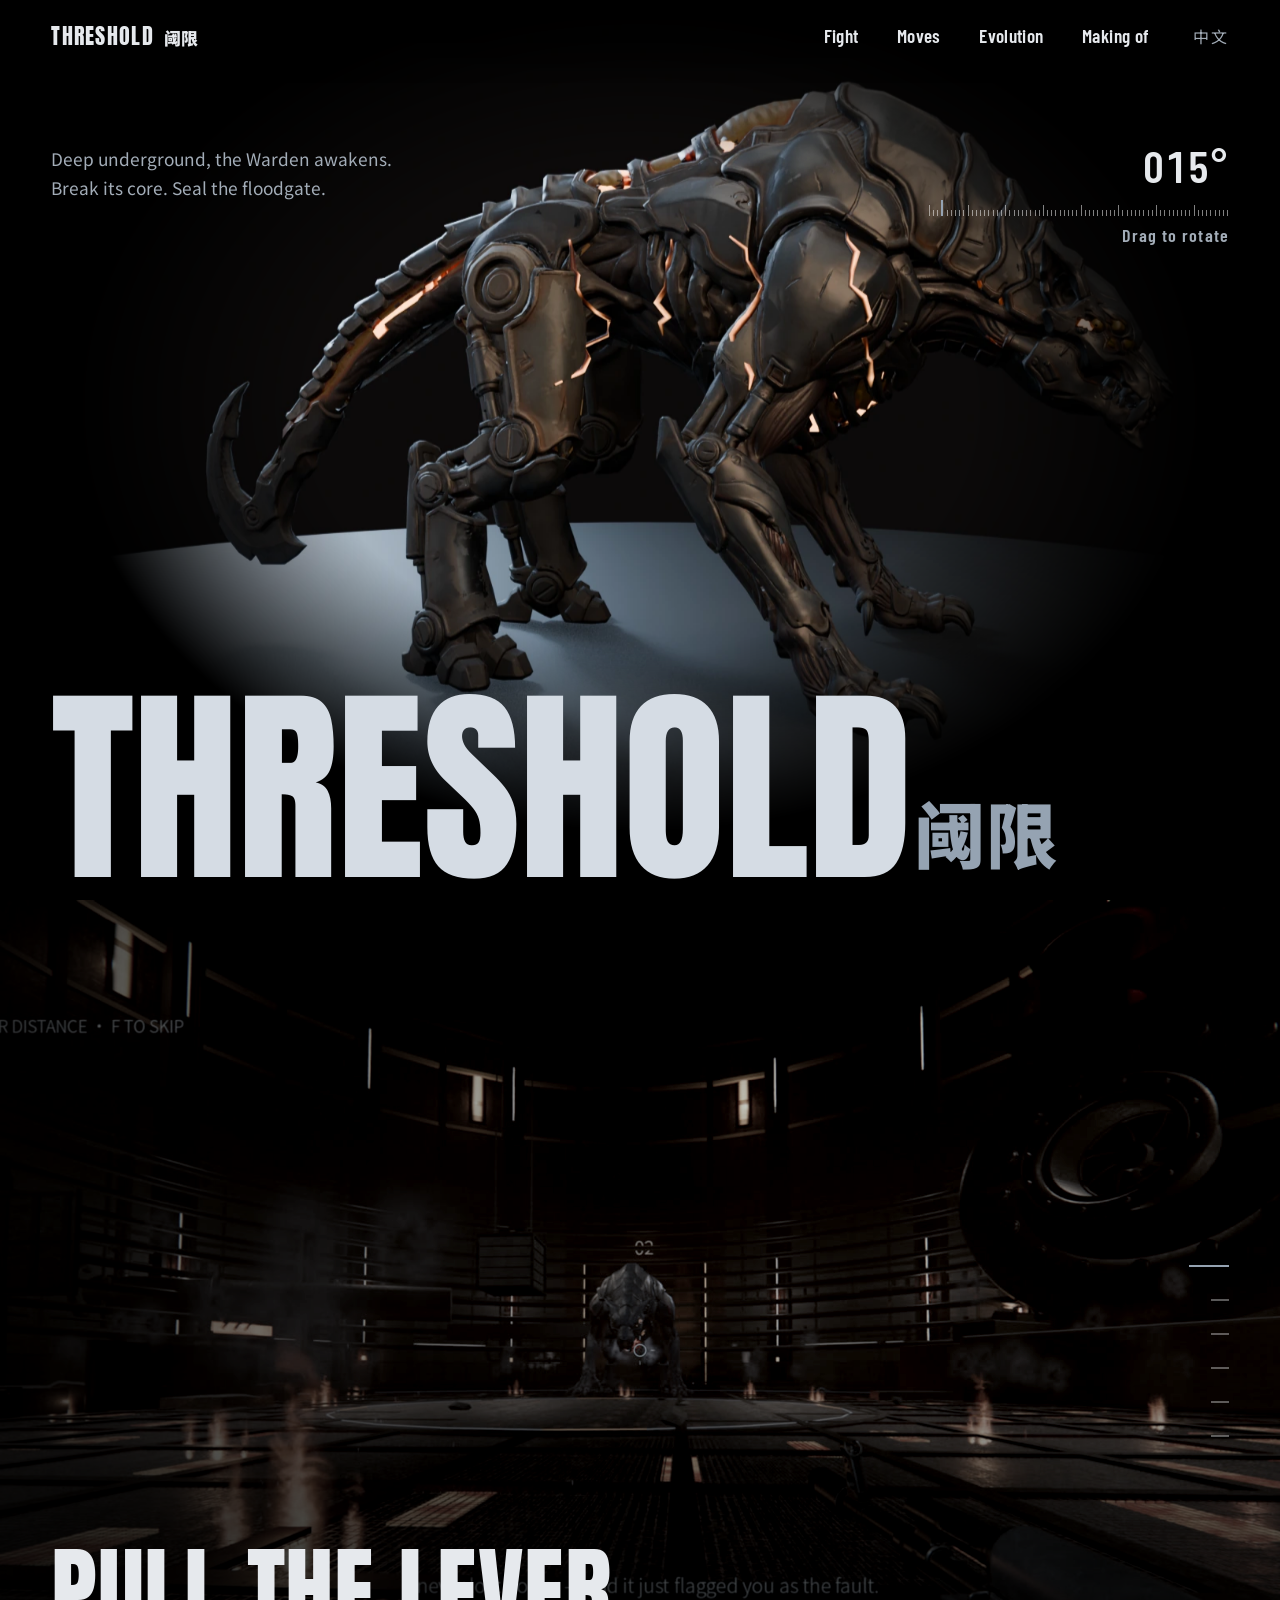
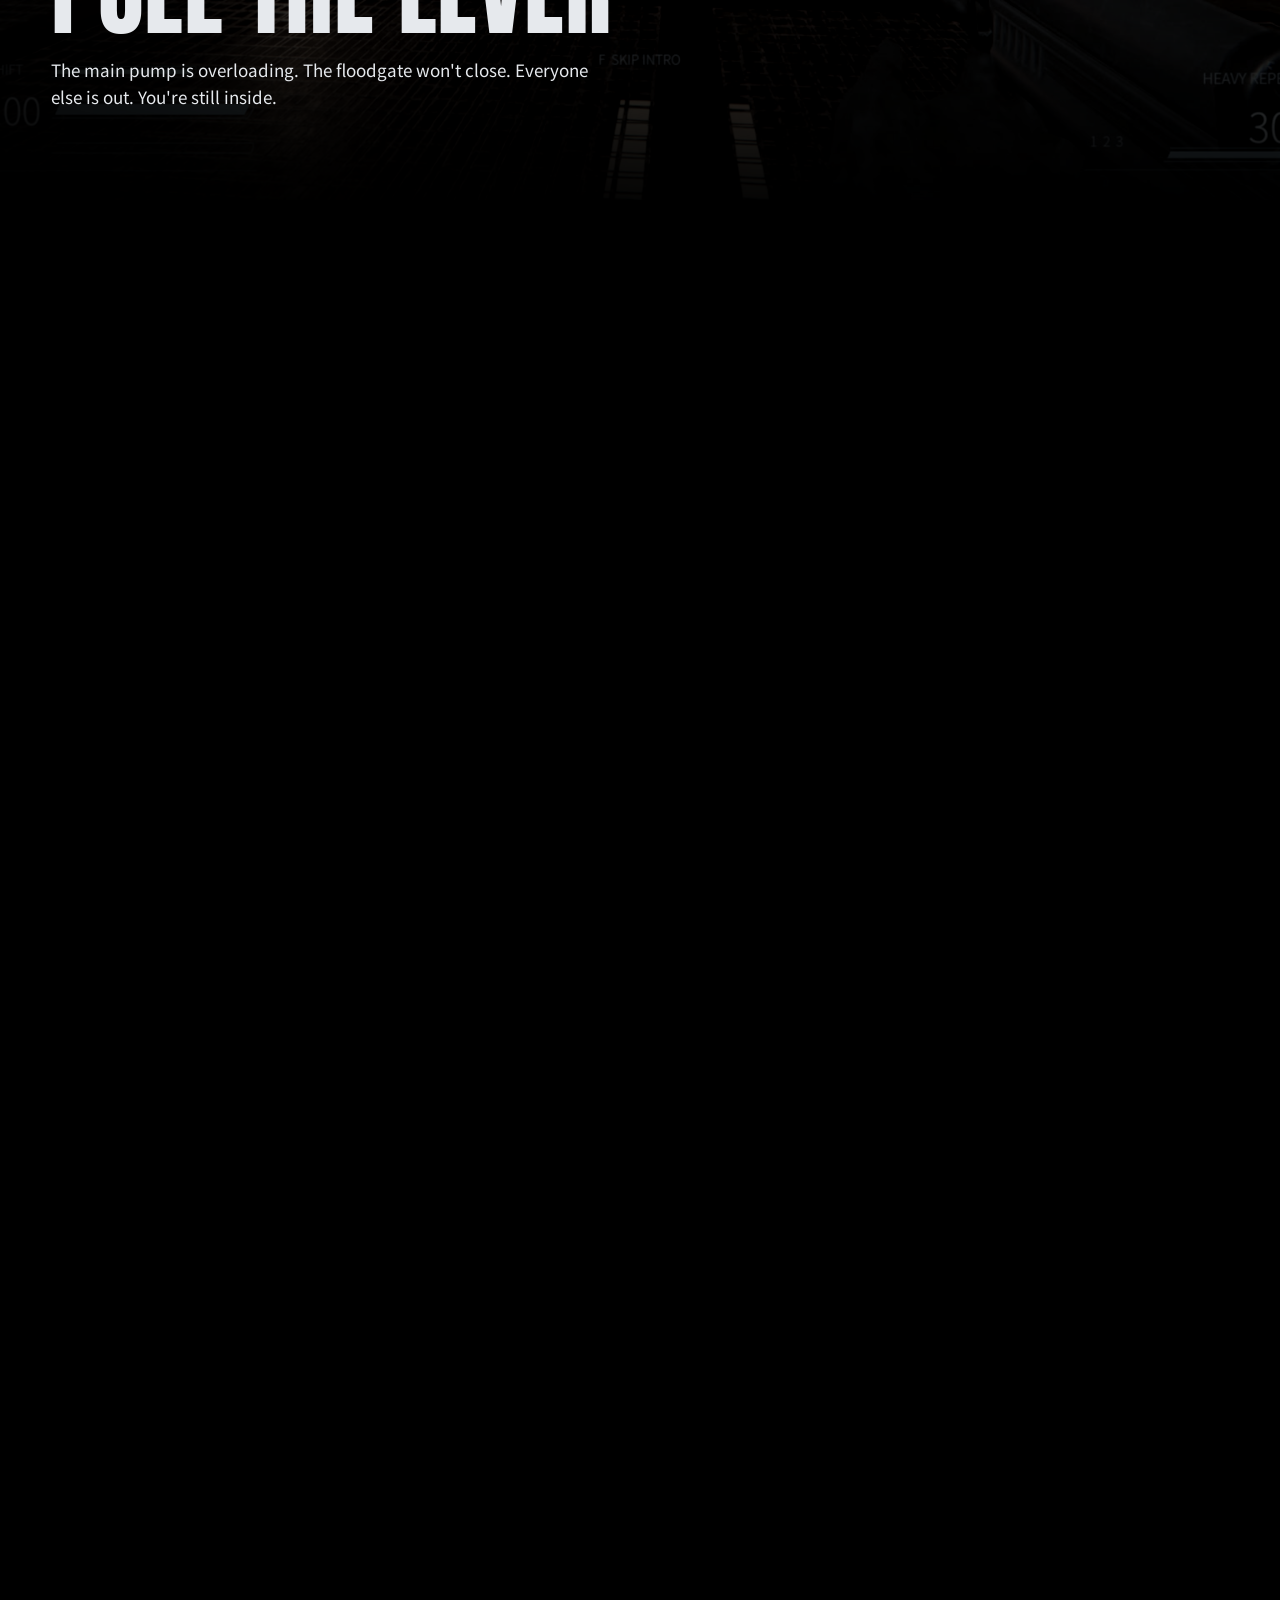
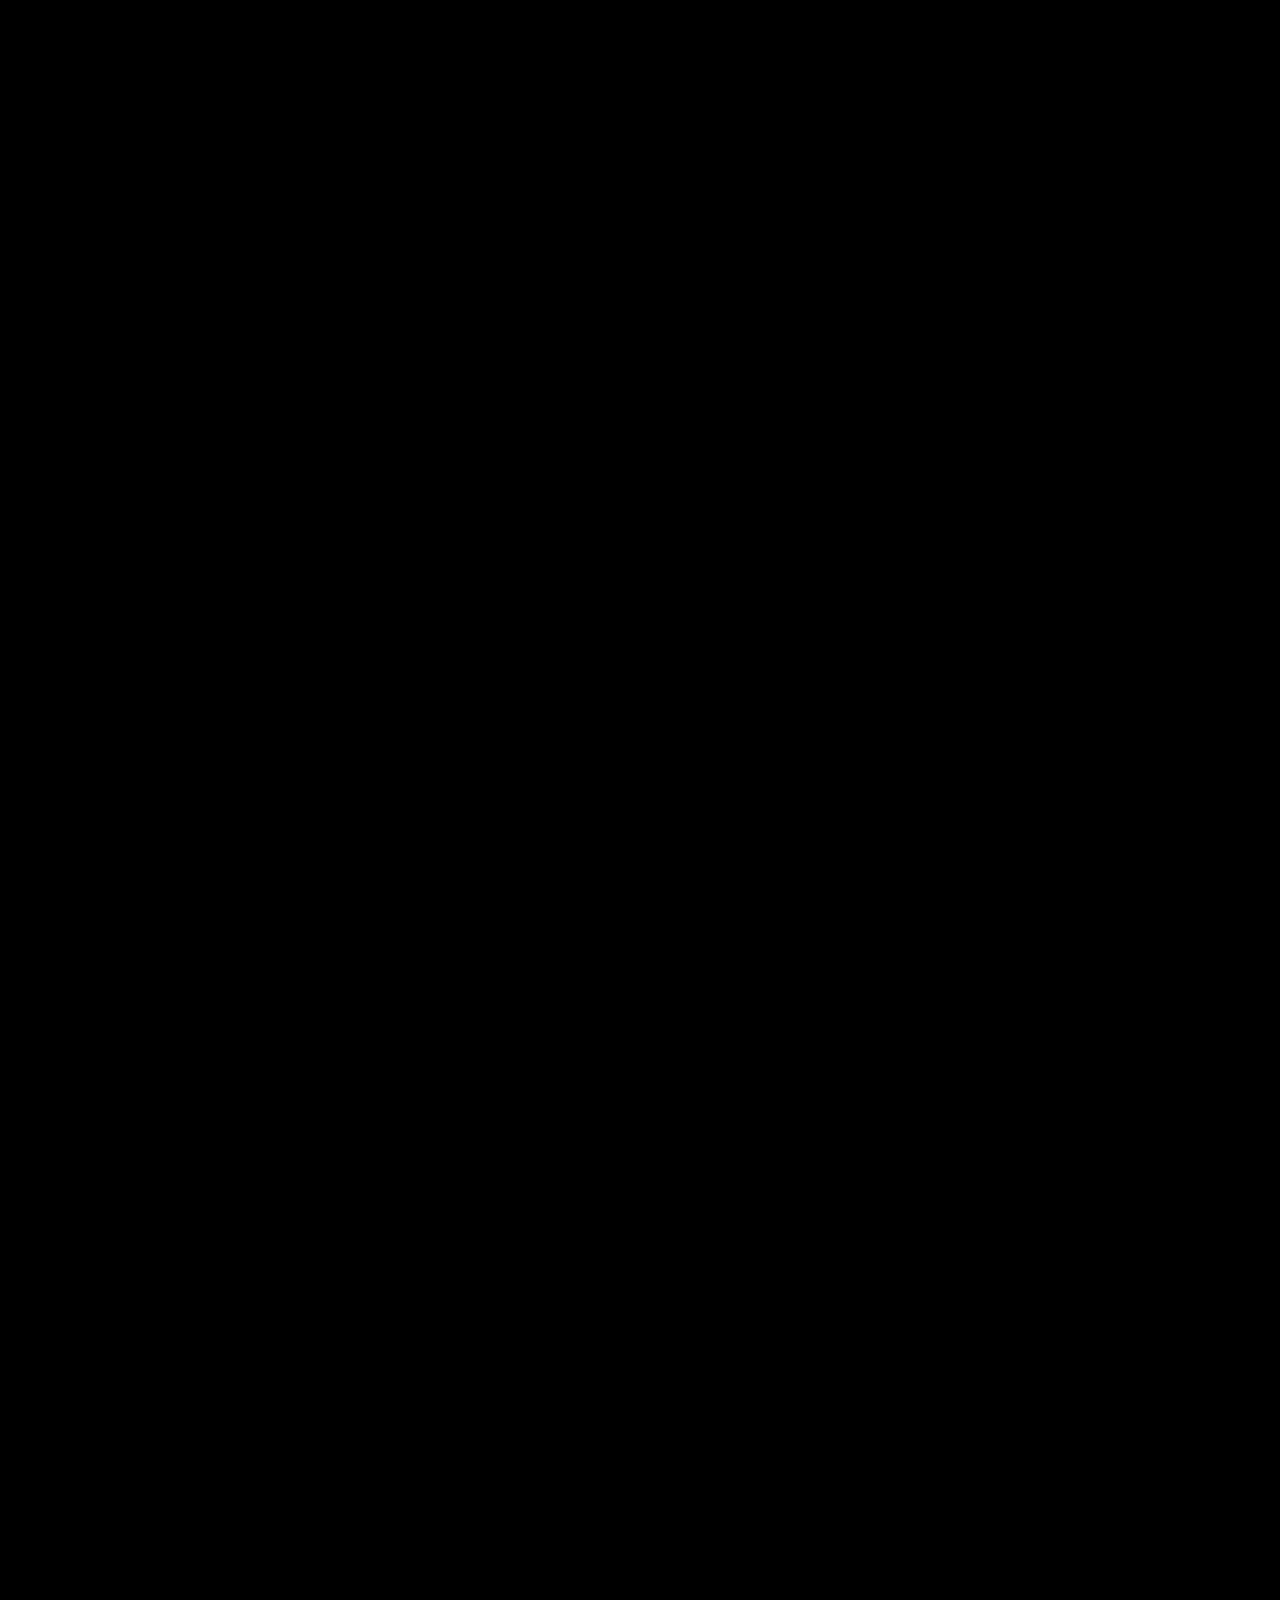
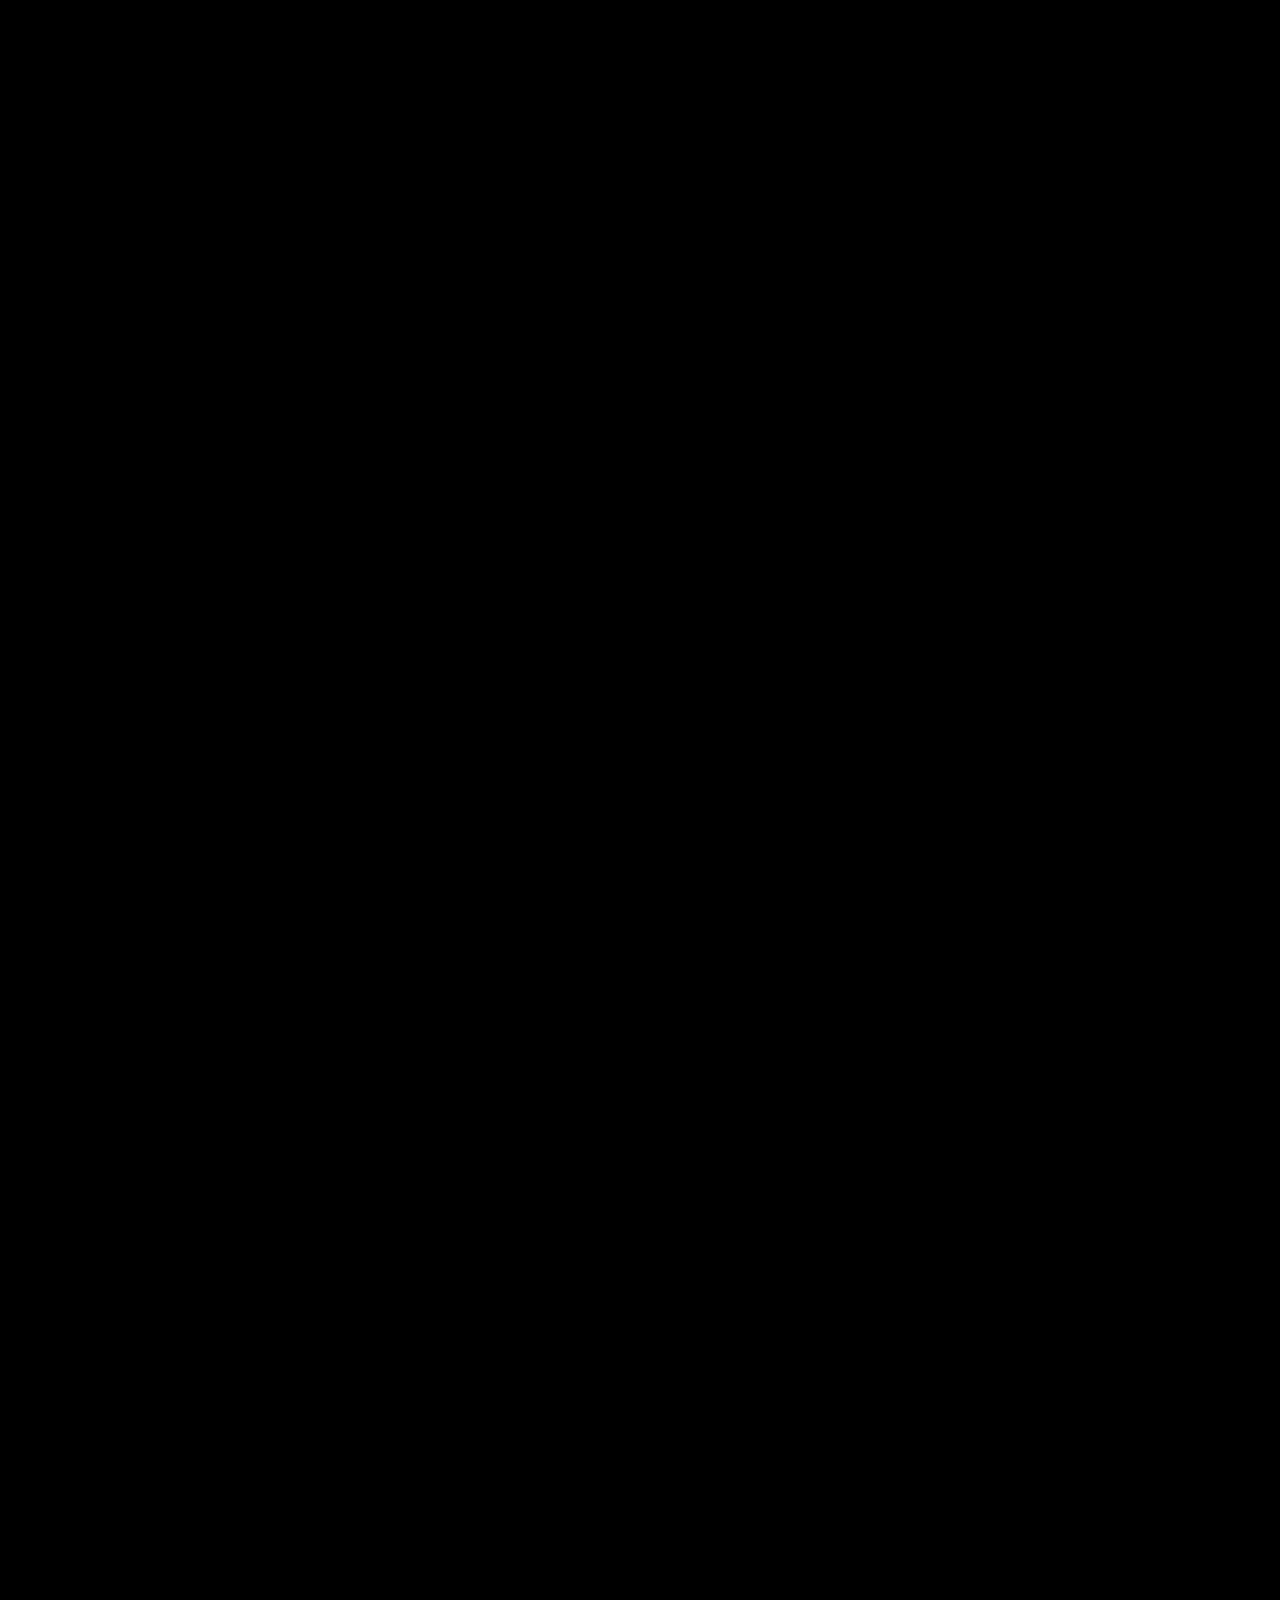
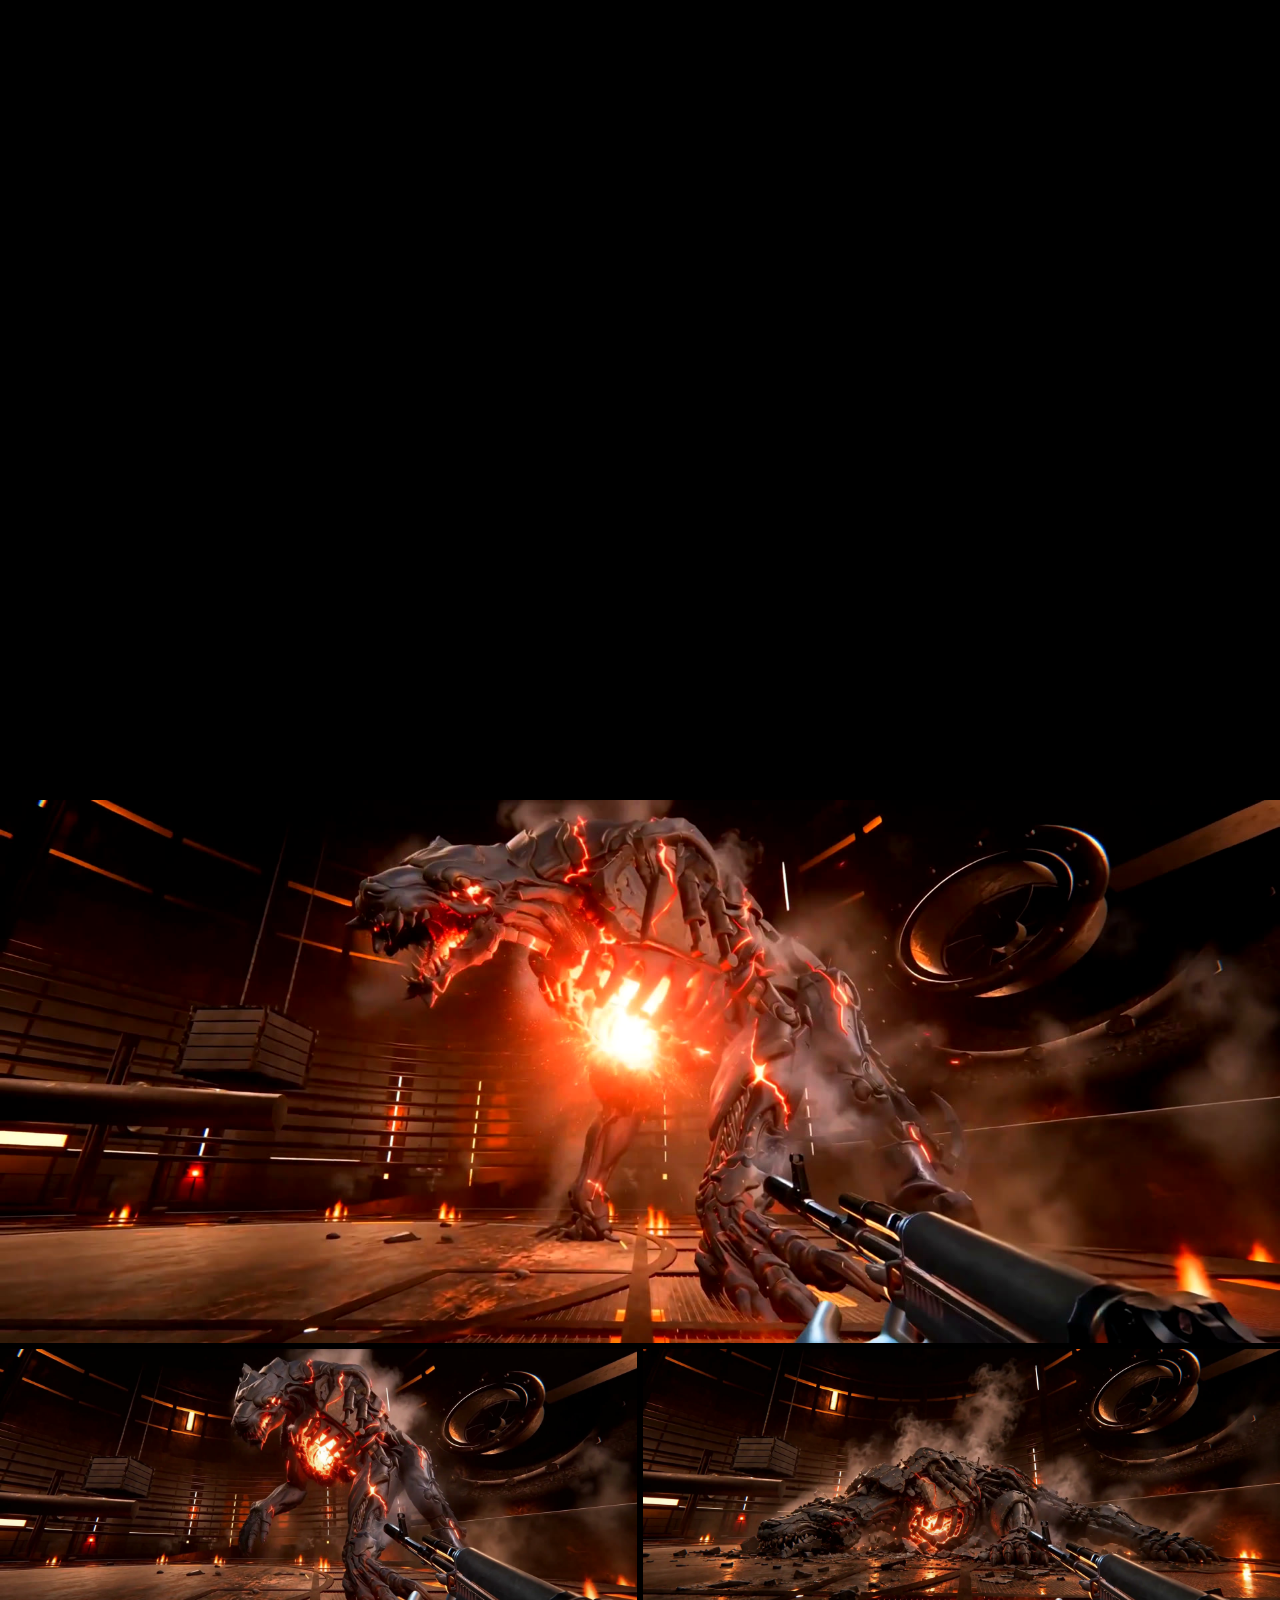
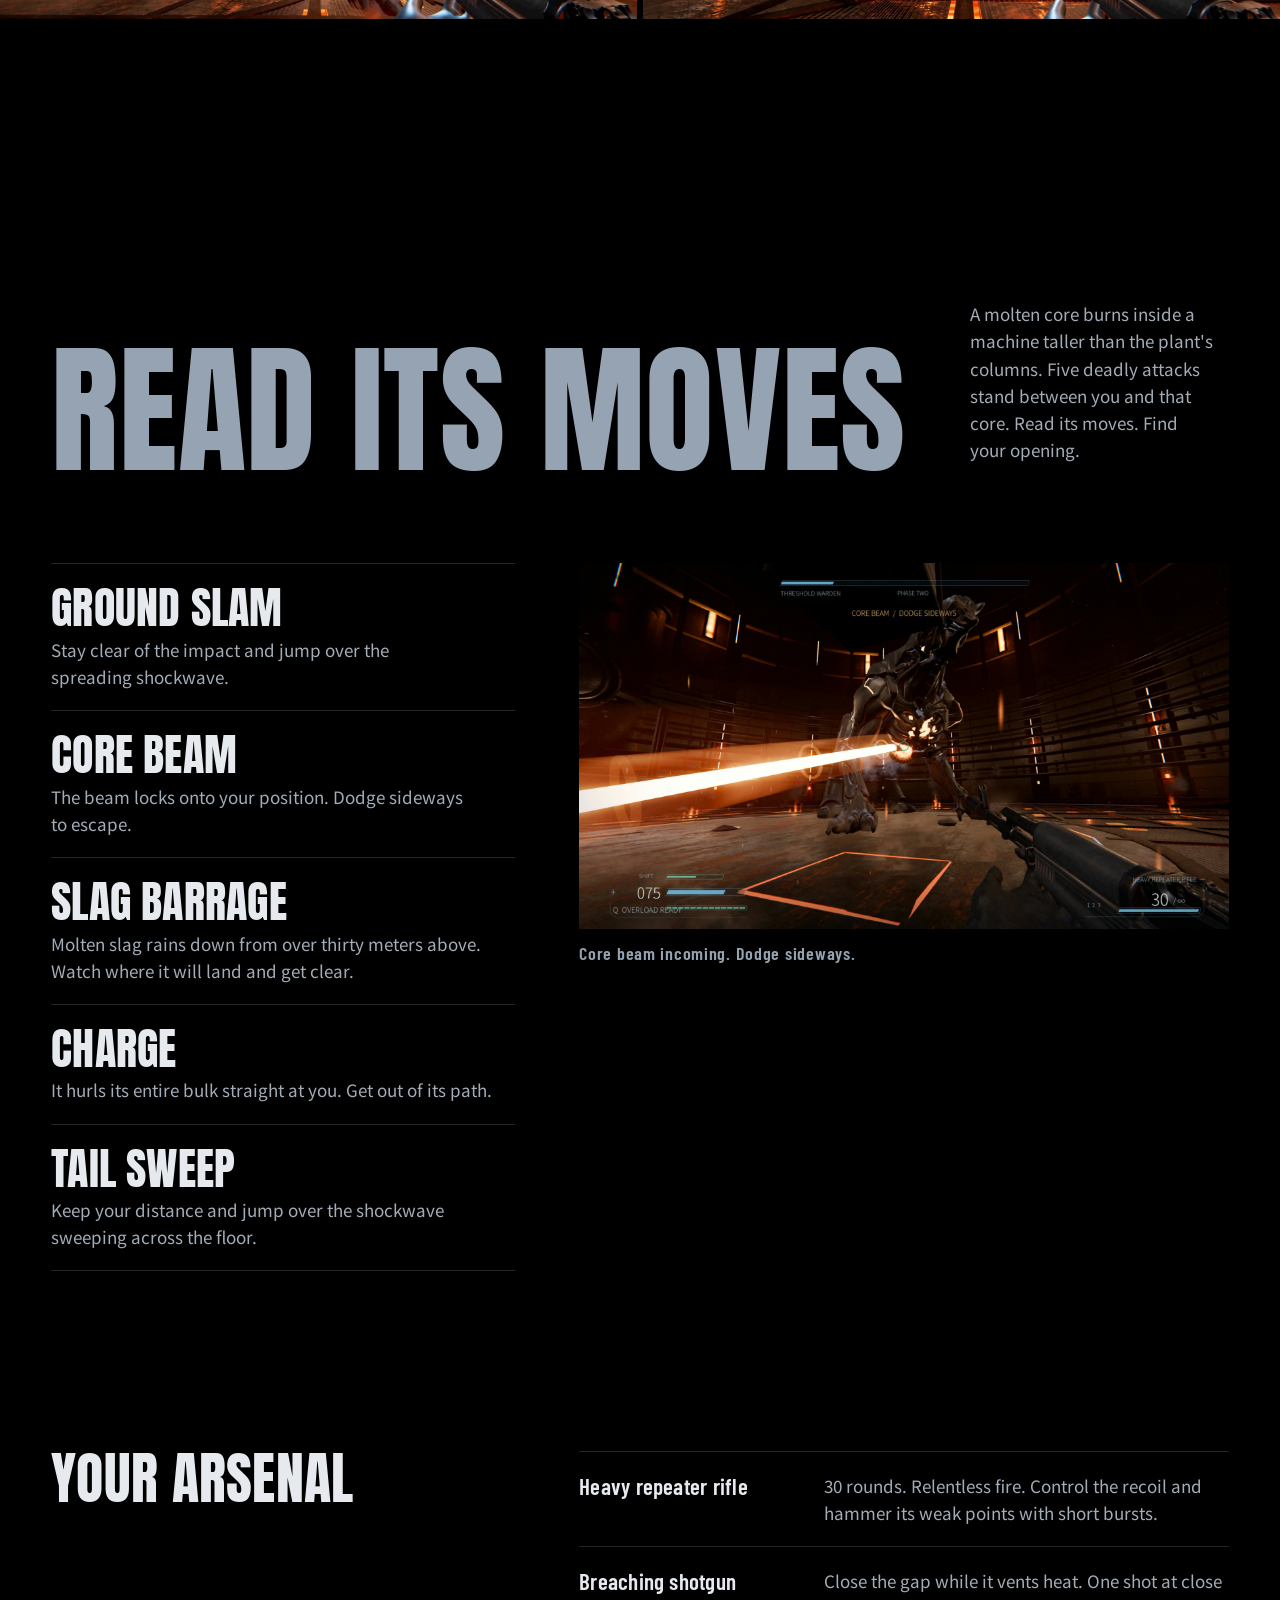
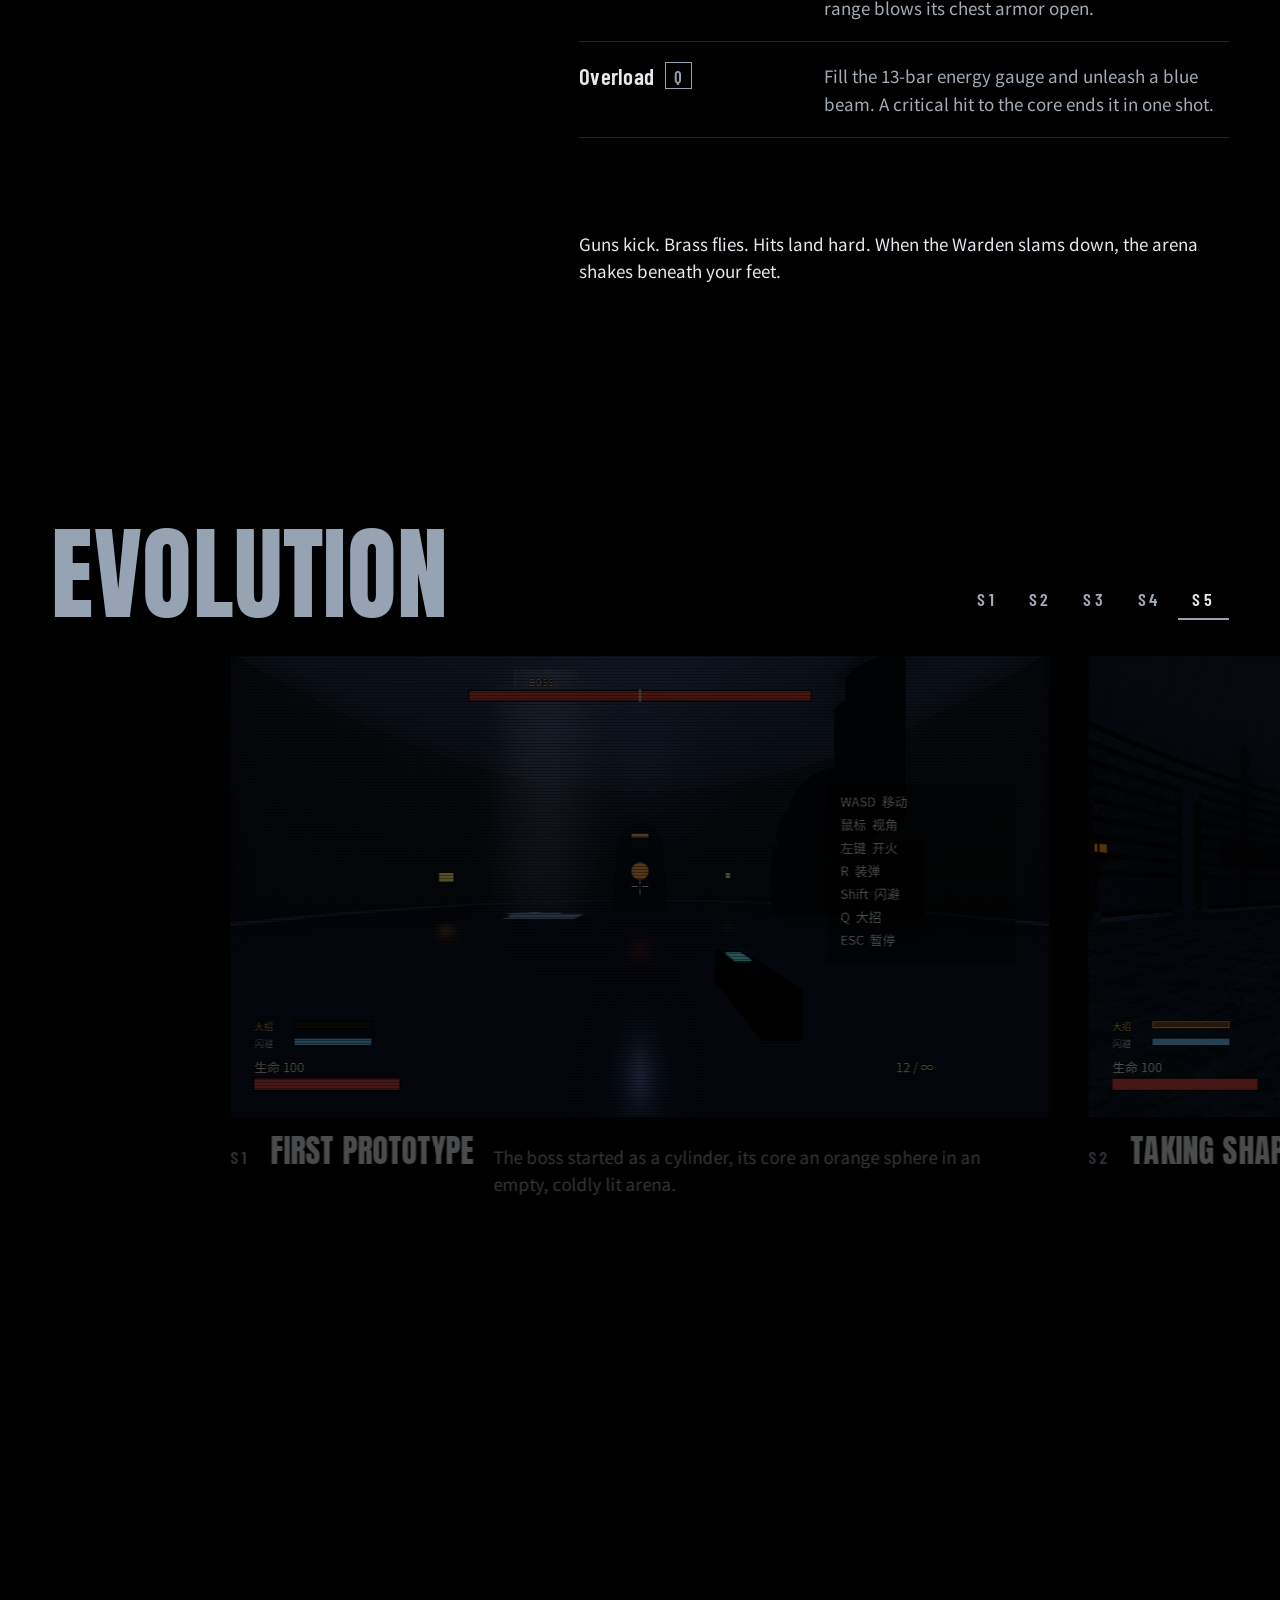
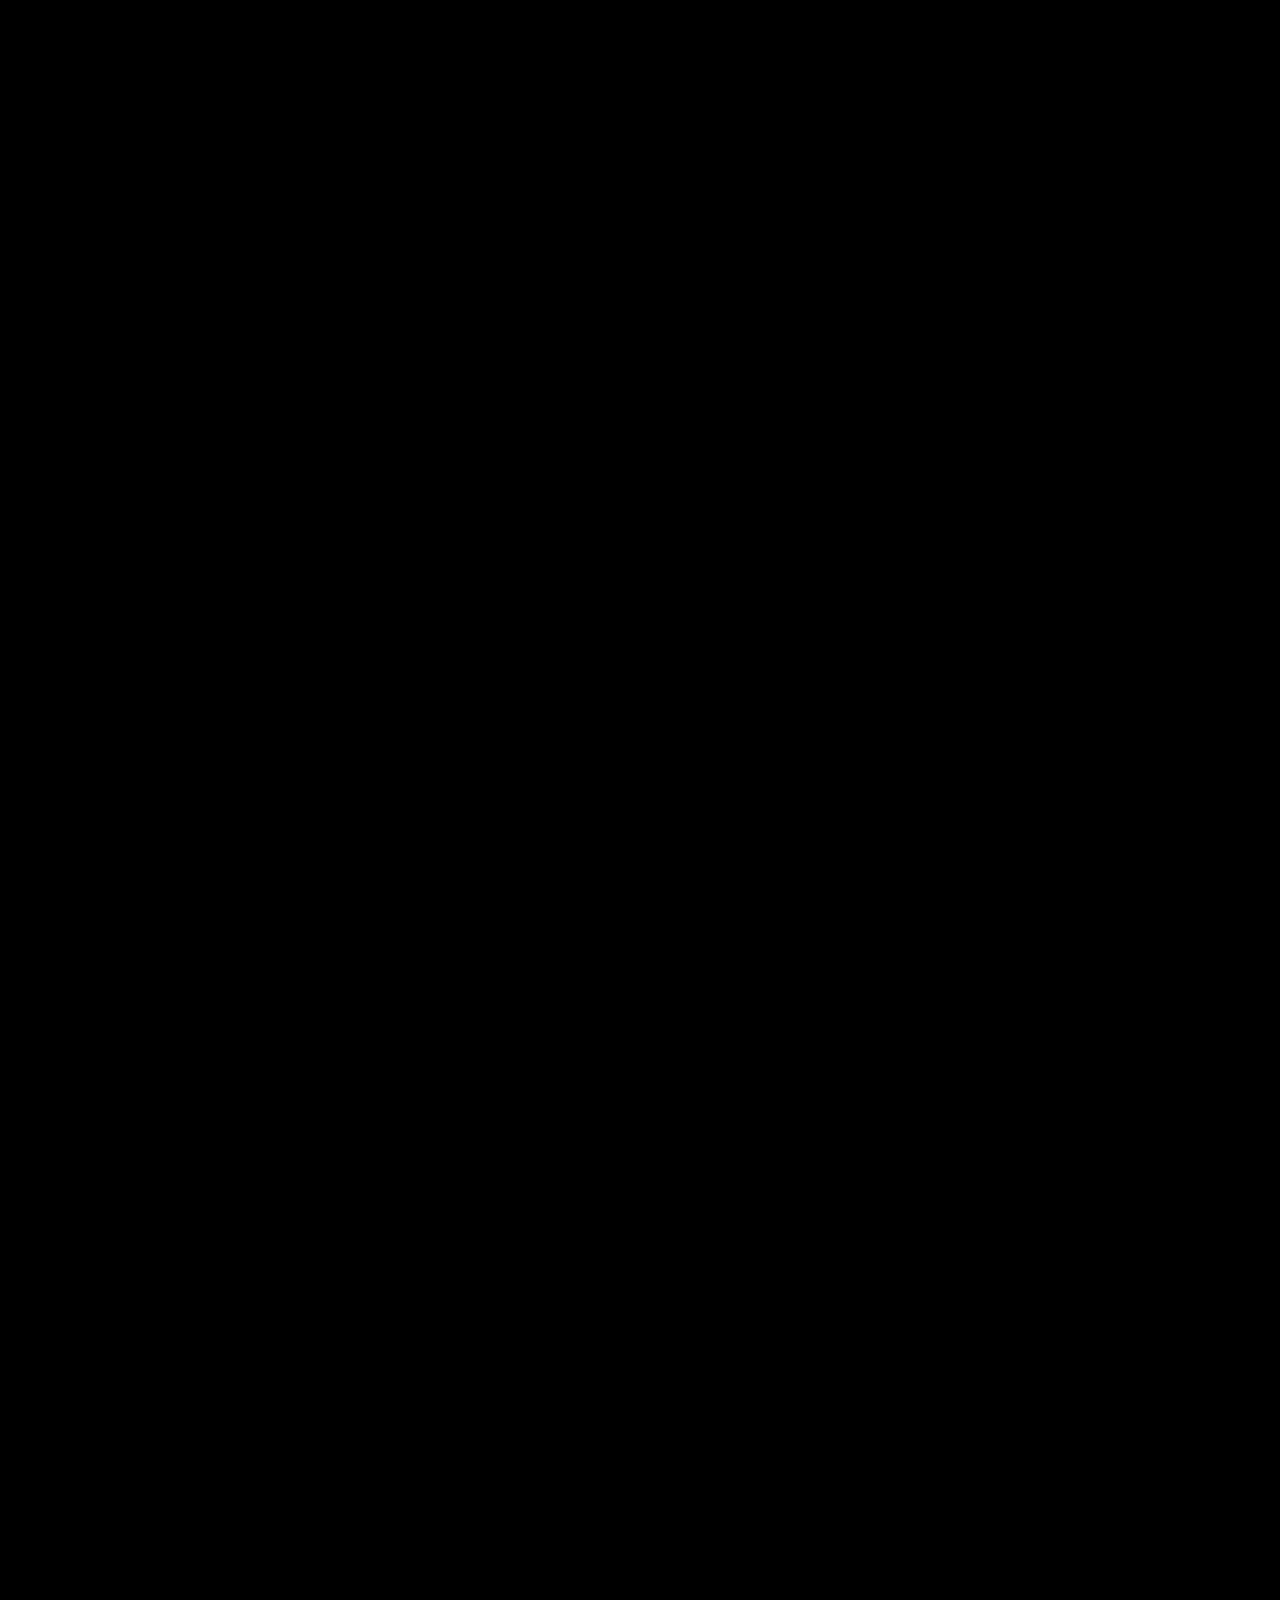
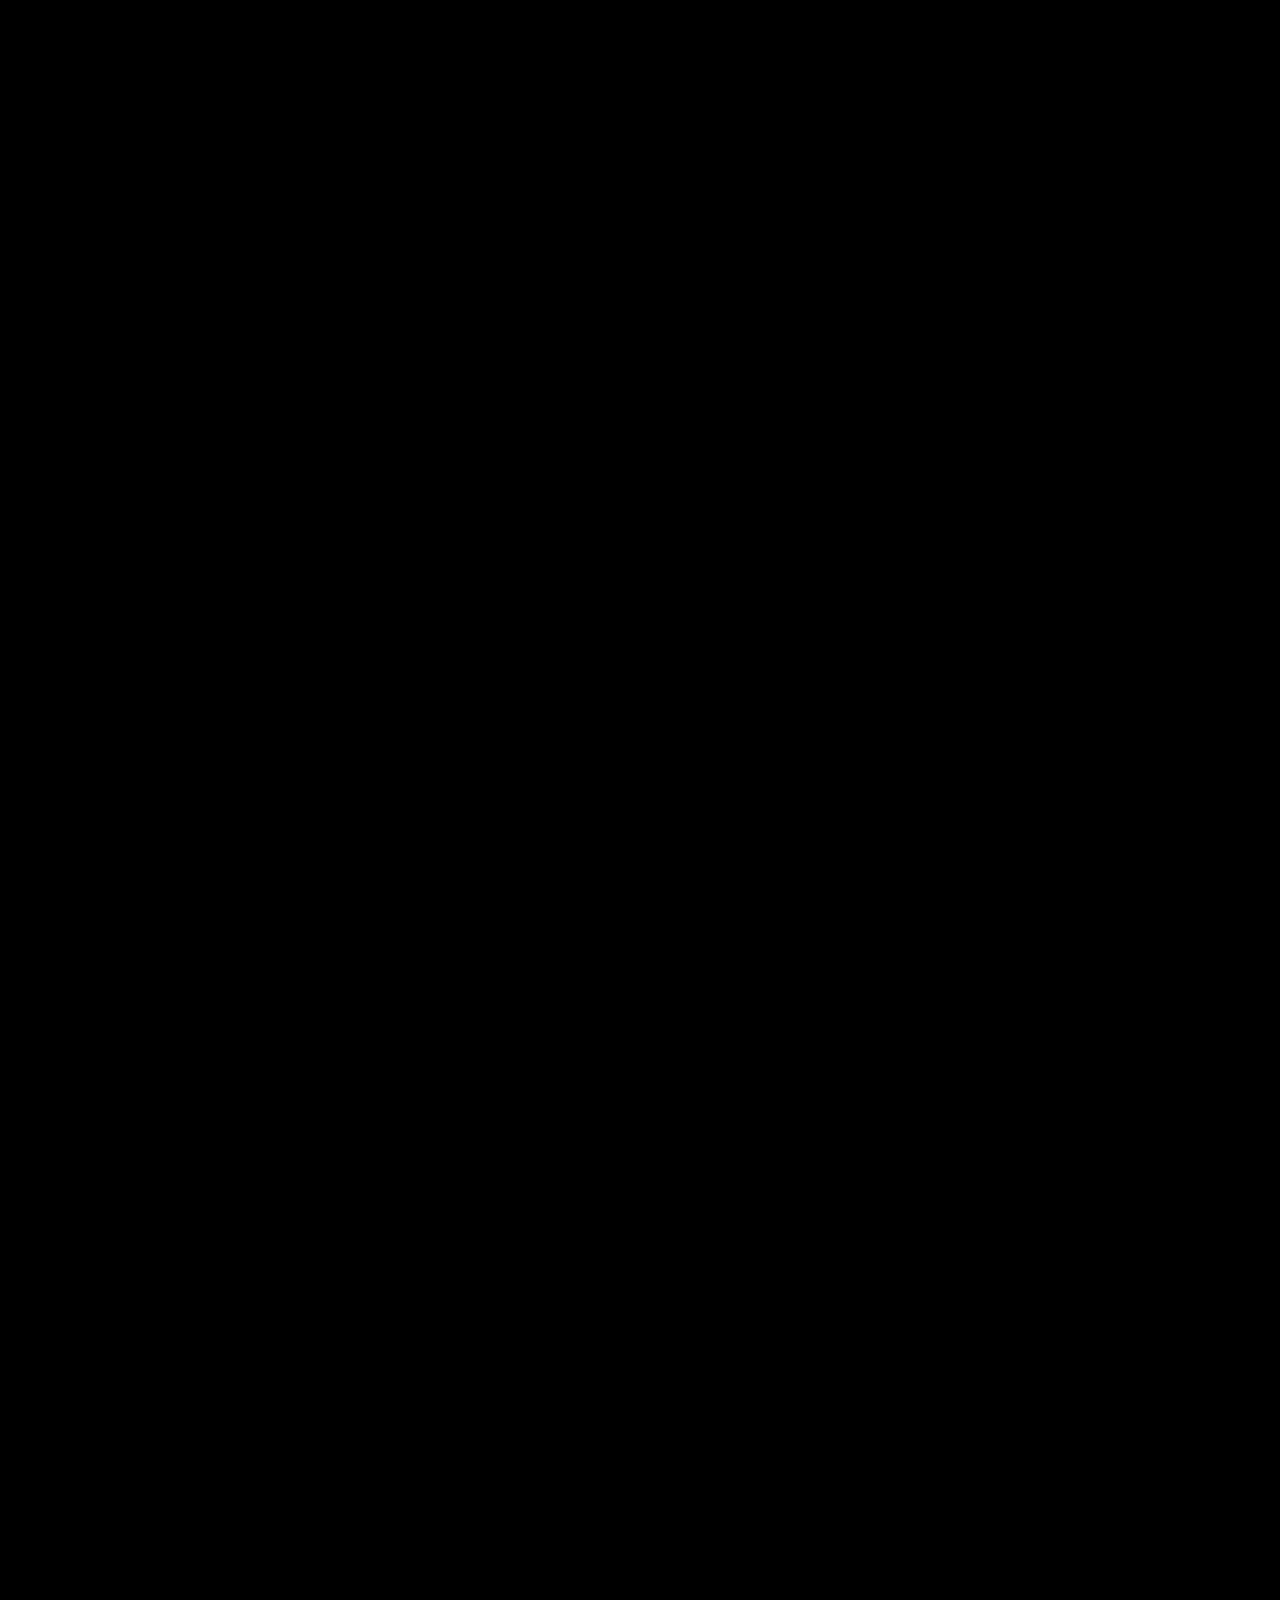
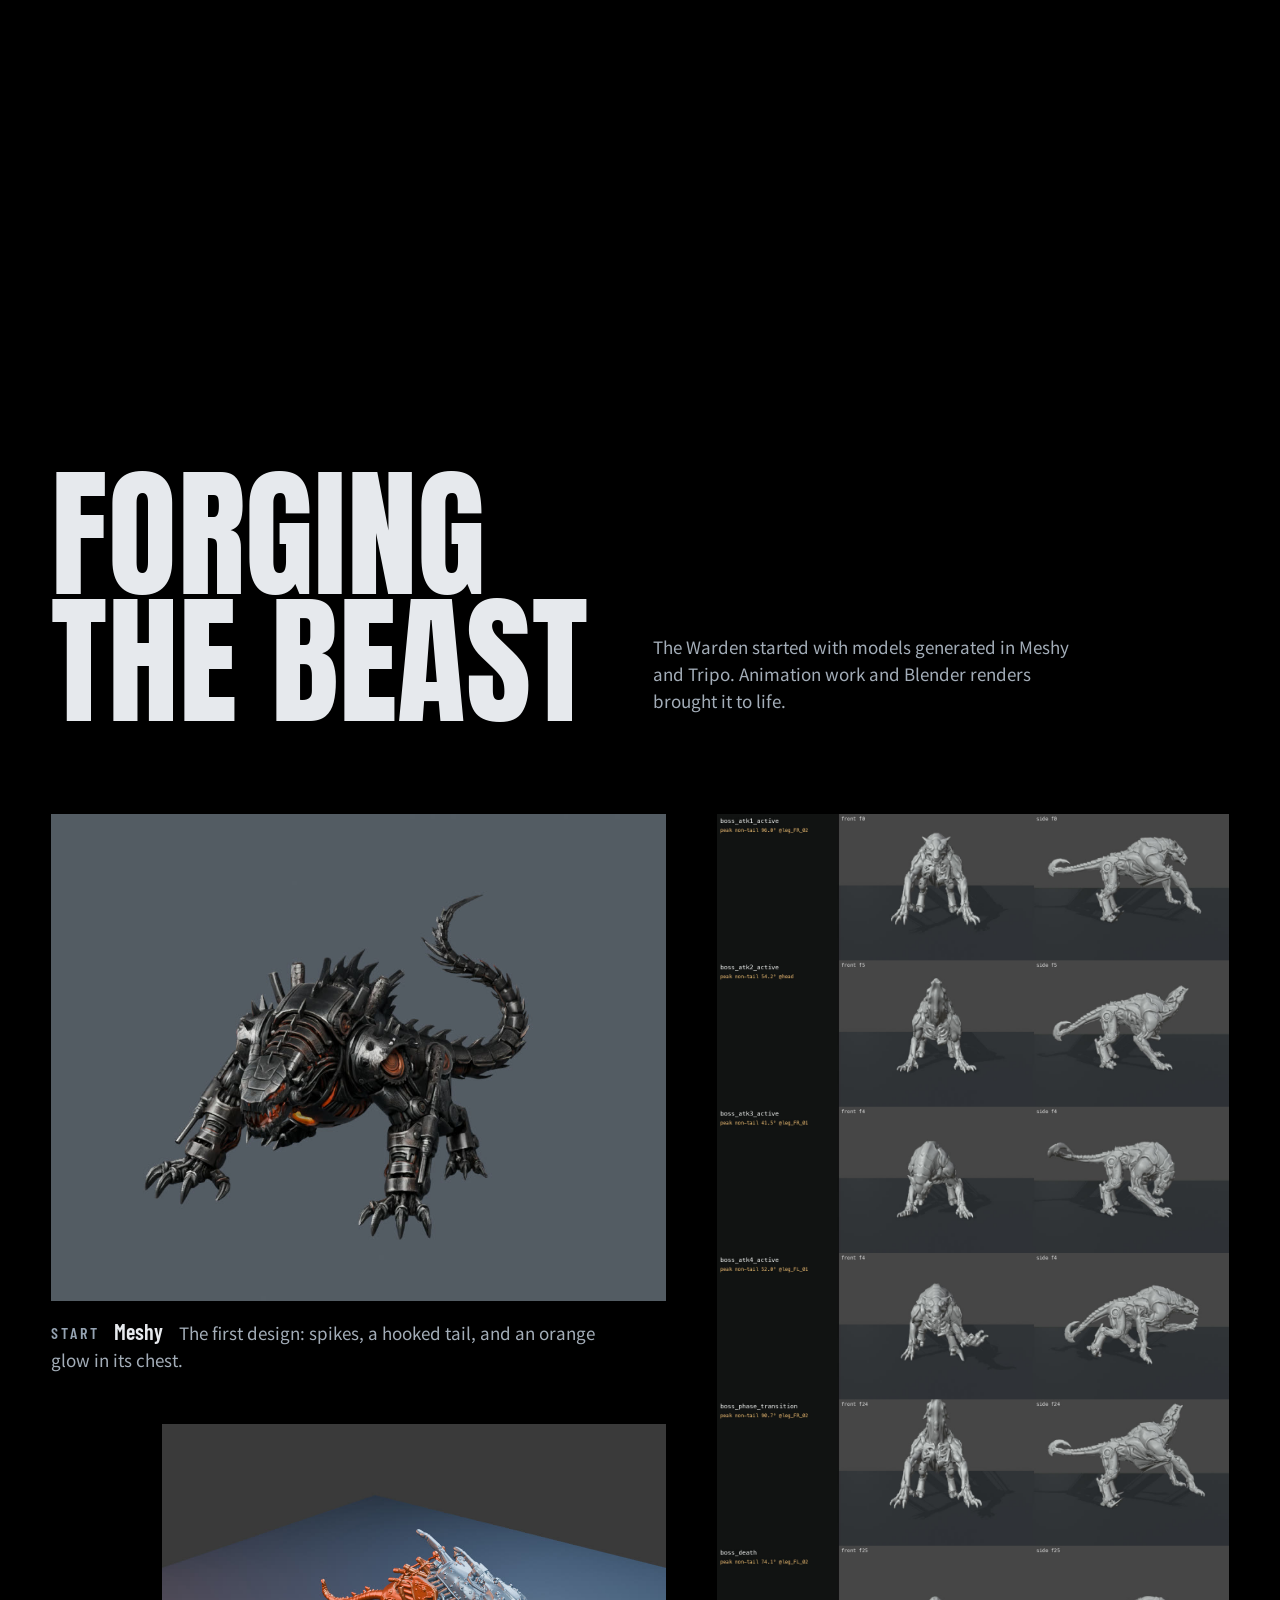
<file: site-design/en/index.html>
<!doctype html>
<html lang="en">
<head>
<meta charset="utf-8">
<meta name="viewport" content="width=device-width, initial-scale=1">
<title>THRESHOLD</title>
<meta name="description" content="Face a rogue mechanical beast deep underground. Read its attacks, shatter its core, and unleash Overload in THRESHOLD, an FPS built around colossal boss battles.">
<link rel="icon" href="../assets/favicon.png">
<link rel="alternate" hreflang="zh-CN" href="../">
<link rel="alternate" hreflang="en" href="./">
<link rel="preload" href="../fonts/anton-latin-400-normal.woff2" as="font" type="font/woff2" crossorigin>
<link rel="stylesheet" href="../css/noto-sc.css">
<link rel="stylesheet" href="../css/site.css">
</head>
<body>

<header class="bar">
  <a class="mark" href="#top" aria-label="THRESHOLD, back to top"><span class="mark-en">THRESHOLD</span><span class="mark-zh" lang="zh-CN">阈限</span></a>
  <nav class="nav" aria-label="Page navigation">
    <a href="#fight">Fight</a>
    <a href="#warden">Moves</a>
    <a href="#evolution">Evolution</a>
    <a href="#pipeline">Making of</a>
  </nav>
  <a class="lang" href="../" hreflang="zh-CN" lang="zh-CN">中文</a>
</header>

<main>

<!-- ============ HERO · turntable ============ -->
<section class="hero" id="top" data-heat="0">
  <div class="tt" id="turntable" tabindex="0" role="slider"
       aria-label="360° view of the Threshold Warden. Drag left or right, or use the left and right arrow keys, to rotate"
       aria-valuemin="0" aria-valuemax="355" aria-valuenow="0" aria-valuetext="0 degrees">
    <canvas id="tt-canvas"></canvas>
  </div>

  <p class="hero-line">Deep underground, the Warden awakens.<br>Break its core. Seal the floodgate.</p>

  <h1 class="hero-title">
    <span class="t-en">THRESHOLD</span>
    <span class="t-zh" lang="zh-CN" aria-hidden="true">阈限</span>
  </h1>

  <div class="dial" aria-hidden="true">
    <div class="dial-read"><span id="tt-deg">000</span>°</div>
    <div class="dial-ticks" id="tt-ticks"></div>
    <div class="dial-hint">Drag to rotate</div>
  </div>
</section>

<!-- ============ Fight ============ -->
<section class="fight" id="fight" aria-label="The fight">
  <div class="fight-stage">
    <div class="shots">
      <img src="../../Threshold_宣传素材包_2026-09-24/01_宣传截图/网页JPG/01_arena_gate.jpg" alt="The entrance to the main pump hall, with the dormant Warden in the distance" loading="lazy" decoding="async" width="1920" height="1080">
      <img src="../../Threshold_宣传素材包_2026-09-24/01_宣传截图/网页JPG/02_warden_approach.jpg" alt="The Warden closes in, jaws open" loading="lazy" decoding="async" width="1920" height="1080">
      <img src="../../Threshold_宣传素材包_2026-09-24/01_宣传截图/网页JPG/05_core_burst.jpg" alt="The Warden's molten core bursts in a flash of fire" loading="lazy" decoding="async" width="1920" height="1080">
      <img src="../../Threshold_宣传素材包_2026-09-24/01_宣传截图/网页JPG/08_phase_two.jpg" alt="Phase two: the Warden lunges forward as its armor breaks away" loading="lazy" decoding="async" width="1920" height="1080">
      <img src="../../Threshold_宣传素材包_2026-09-24/01_宣传截图/网页JPG/11_overload_flash.jpg" alt="The Overload beam hits the core" loading="lazy" decoding="async" width="1920" height="1080">
      <img src="../../Threshold_宣传素材包_2026-09-24/01_宣传截图/网页JPG/12_killcam.jpg" alt="The final moments before the Warden collapses onto the grating above the furnace" loading="lazy" decoding="async" width="1920" height="1080">
    </div>
    <div class="flash" aria-hidden="true"></div>

    <div class="beats">
      <article class="beat">
        <h2>Pull the lever</h2>
        <p>The main pump is overloading. The floodgate won't close. Everyone else is out. You're still inside.</p>
      </article>
      <article class="beat">
        <h2>It awakens</h2>
        <p>It never powered down. You're the fault it's here to fix.</p>
      </article>
      <article class="beat">
        <h2>Crack the core</h2>
        <p>Dodge the slam. Jump the shockwave. Pour fire into the exposed core.</p>
      </article>
      <article class="beat">
        <h2>Armor shatters</h2>
        <p>Chest armor shatters. Its glow turns blood red. The next assault hits harder.</p>
      </article>
      <article class="beat">
        <h2>Overload</h2>
        <p>Fill the 13-bar energy gauge. Hit Q. Send a blue beam through its core and end the fight with one critical hit.</p>
      </article>
      <article class="beat">
        <h2>The gate closes</h2>
        <p>One last shot. The Warden crashes down. The camera pulls back as the floodgate seals shut.</p>
      </article>
    </div>

    <nav class="beat-nav" aria-label="Jump to a moment in the fight">
      <button type="button" aria-label="Pull the lever"></button>
      <button type="button" aria-label="It awakens"></button>
      <button type="button" aria-label="Crack the core"></button>
      <button type="button" aria-label="Armor shatters"></button>
      <button type="button" aria-label="Overload"></button>
      <button type="button" aria-label="The gate closes"></button>
    </nav>
  </div>
</section>

<!-- ============ Kill cam ============ -->
<section class="killcam" data-heat="1" aria-label="Finishing sequence">
  <figure class="cg cg-main">
    <img src="../../Threshold_宣传素材包_2026-09-24/01_宣传截图/网页JPG/13_cg_detonation.jpg" alt="The finishing sequence: the Warden's core detonates" loading="lazy" decoding="async" width="1920" height="814">
  </figure>
  <div class="cg-pair">
    <figure class="cg"><img src="../../Threshold_宣传素材包_2026-09-24/01_宣传截图/网页JPG/14_cg_roar.jpg" alt="The finishing sequence: the Warden's final roar" loading="lazy" decoding="async" width="1920" height="814"></figure>
    <figure class="cg"><img src="../../Threshold_宣传素材包_2026-09-24/01_宣传截图/网页JPG/15_cg_fall.jpg" alt="The finishing sequence: the Warden collapses" loading="lazy" decoding="async" width="1920" height="814"></figure>
  </div>
</section>

<!-- ============ Tells ============ -->
<section class="warden" id="warden" data-heat="0.85">
  <div class="warden-head">
    <h2 class="big">Read its moves</h2>
    <p>A molten core burns inside a machine taller than the plant's columns. Five deadly attacks stand between you and that core. Read its moves. Find your opening.</p>
  </div>

  <div class="warden-body">
    <ol class="moves">
      <li><h3>Ground slam</h3><p>Stay clear of the impact and jump over the spreading shockwave.</p></li>
      <li><h3>Core beam</h3><p>The beam locks onto your position. Dodge sideways to escape.</p></li>
      <li><h3>Slag barrage</h3><p>Molten slag rains down from over thirty meters above. Watch where it will land and get clear.</p></li>
      <li><h3>Charge</h3><p>It hurls its entire bulk straight at you. Get out of its path.</p></li>
      <li><h3>Tail sweep</h3><p>Keep your distance and jump over the shockwave sweeping across the floor.</p></li>
    </ol>
    <figure class="warden-shot">
      <img src="../../Threshold_宣传素材包_2026-09-24/01_宣传截图/网页JPG/09_core_beam.jpg" alt="A searing beam from the Warden's core sweeps across the floor" loading="lazy" decoding="async" width="1920" height="1080">
      <figcaption>Core beam incoming. Dodge sideways.</figcaption>
    </figure>
  </div>

  <div class="arms">
    <h2 class="arms-title">Your arsenal</h2>
    <dl>
      <div><dt>Heavy repeater rifle</dt><dd>30 rounds. Relentless fire. Control the recoil and hammer its weak points with short bursts.</dd></div>
      <div><dt>Breaching shotgun</dt><dd>Close the gap while it vents heat. One shot at close range blows its chest armor open.</dd></div>
      <div><dt>Overload <kbd>Q</kbd></dt><dd>Fill the 13-bar energy gauge and unleash a blue beam. A critical hit to the core ends it in one shot.</dd></div>
    </dl>
    <p class="feel">Guns kick. Brass flies. Hits land hard. When the Warden slams down, the arena shakes beneath your feet.</p>
  </div>
</section>

<!-- ============ Evolution ============ -->
<section class="evo" id="evolution" aria-label="Development history">
  <div class="evo-stage">
    <div class="evo-head">
      <h2 class="big">Evolution</h2>
      <div class="evo-index" role="tablist" aria-label="Choose a development stage">
        <button type="button" role="tab" aria-selected="true">S1</button>
        <button type="button" role="tab" aria-selected="false">S2</button>
        <button type="button" role="tab" aria-selected="false">S3</button>
        <button type="button" role="tab" aria-selected="false">S4</button>
        <button type="button" role="tab" aria-selected="false">S5</button>
      </div>
    </div>

    <div class="evo-track">
      <article class="stage" data-heat="0" data-video="../../Threshold_宣传素材包_2026-09-24/03_进化史各阶段/s1_fight.mp4">
        <div class="stage-media scan">
          <img src="../../Threshold_宣传素材包_2026-09-24/03_进化史各阶段/s1_idle.jpg" data-idle="../../Threshold_宣传素材包_2026-09-24/03_进化史各阶段/s1_idle.jpg" alt="S1: the first prototype, a cylinder topped with an orange sphere" loading="lazy" decoding="async" width="1600" height="900">
        </div>
        <div class="stage-text"><span class="stage-id">S1</span><h3>First prototype</h3><p>The boss started as a cylinder, its core an orange sphere in an empty, coldly lit arena.</p></div>
      </article>
      <article class="stage" data-heat="0.12" data-video="../../Threshold_宣传素材包_2026-09-24/03_进化史各阶段/s2_fight.mp4">
        <div class="stage-media">
          <img src="../../Threshold_宣传素材包_2026-09-24/03_进化史各阶段/s2_idle.jpg" data-idle="../../Threshold_宣传素材包_2026-09-24/03_进化史各阶段/s2_idle.jpg" alt="S2: the Warden's four-legged form makes its first appearance in the arena" loading="lazy" decoding="async" width="1600" height="900">
        </div>
        <div class="stage-text"><span class="stage-id">S2</span><h3>Taking shape</h3><p>The Warden took on its four-legged form, and railings lined the arena.</p></div>
      </article>
      <article class="stage" data-heat="0.3" data-video="../../Threshold_宣传素材包_2026-09-24/03_进化史各阶段/s3_fight.mp4">
        <div class="stage-media">
          <img src="../../Threshold_宣传素材包_2026-09-24/03_进化史各阶段/s3_idle.jpg" data-idle="../../Threshold_宣传素材包_2026-09-24/03_进化史各阶段/s3_idle.jpg" alt="S3: the Warden clad in metal armor, with an orange glow inside its jaws" loading="lazy" decoding="async" width="1600" height="900">
        </div>
        <div class="stage-text"><span class="stage-id">S3</span><h3>Armored up</h3><p>Metal armor. Glowing jaws. The Warden came to life, and you got a copper-colored hand cannon.</p></div>
      </article>
      <article class="stage" data-heat="0.55" data-video="../../Threshold_宣传素材包_2026-09-24/03_进化史各阶段/s4_fight.mp4">
        <div class="stage-media">
          <img src="../../Threshold_宣传素材包_2026-09-24/03_进化史各阶段/s4_idle.jpg" data-idle="../../Threshold_宣传素材包_2026-09-24/03_进化史各阶段/s4_idle.jpg" alt="S4: the player faces the Warden's exposed molten core with a railgun in hand" loading="lazy" decoding="async" width="1600" height="900">
        </div>
        <div class="stage-text"><span class="stage-id">S4</span><h3>Core exposed</h3><p>The core became your target. You could now wield a railgun, jump to evade attacks, and use machinery around the arena.</p></div>
      </article>
      <article class="stage" data-heat="1" data-video="../../Threshold_宣传素材包_2026-09-24/03_进化史各阶段/s5_fight.mp4">
        <div class="stage-media">
          <img src="../../Threshold_宣传素材包_2026-09-24/03_进化史各阶段/s5_idle.jpg" data-idle="../../Threshold_宣传素材包_2026-09-24/03_进化史各阶段/s5_idle.jpg" alt="S5: the Threshold Warden in the furnace arena" loading="lazy" decoding="async" width="1600" height="900">
        </div>
        <div class="stage-text"><span class="stage-id">S5</span><h3>Into the furnace</h3><p>The arena rose above a furnace pit. The Warden took its current form. The stage was set for the final showdown.</p></div>
      </article>
    </div>
  </div>
</section>

<!-- ============ Making of · asset pipeline ============ -->
<section class="pipe" id="pipeline" data-heat="0.2">
  <div class="pipe-head">
    <h2 class="big">Forging<br>the beast</h2>
    <p>The Warden started with models generated in Meshy and Tripo. Animation work and Blender renders brought it to life.</p>
  </div>

  <div class="pipe-grid">
    <figure class="p-step p-meshy">
      <img src="../../Threshold_宣传素材包_2026-09-24/04_资产管线配图/起点_Meshy模型.jpg" alt="The first Meshy model: a mechanical beast with spikes and a hooked tail" loading="lazy" decoding="async" width="960" height="760">
      <figcaption><span class="ver">Start</span><b>Meshy</b>The first design: spikes, a hooked tail, and an orange glow in its chest.</figcaption>
    </figure>
    <figure class="p-step p-tripo">
      <img src="../../Threshold_宣传素材包_2026-09-24/04_资产管线配图/v1_Tripo生成.jpg" alt="The Tripo v1 model, with each part shown in a different color" loading="lazy" decoding="async" width="1000" height="760">
      <figcaption><span class="ver">v1</span><b>Tripo</b>A taller stance and longer legs, with the back armor and tail split into separate parts.</figcaption>
    </figure>
    <figure class="p-step p-anim">
      <img src="../../Threshold_宣传素材包_2026-09-24/04_资产管线配图/v6_动作剪影.jpg" alt="v6 animation silhouettes: key poses from six animations, viewed from the front and side" loading="lazy" decoding="async" width="1260" height="2160">
      <figcaption><span class="ver">v6</span><b>Animation silhouettes</b>Four attacks, a phase transition, and a death animation. Key poses were checked from both the front and the side.</figcaption>
    </figure>
  </div>

  <figure class="p-step p-render">
    <img src="../../Threshold_宣传素材包_2026-09-24/02_Boss环绕图/boss_8views.jpg" alt="The current model rendered from eight angles" loading="lazy" decoding="async" width="2880" height="1080">
    <figcaption><span class="ver">Now</span><b>Blender 5.2</b>Eight views of the current model. Blender also produced the 72 frames used in the interactive view at the top of the page.</figcaption>
  </figure>
</section>

</main>

<footer class="foot" data-heat="1">
  <a class="foot-mark" href="#top" aria-label="THRESHOLD, back to top"><span class="t-en">THRESHOLD</span><span class="t-zh" lang="zh-CN">阈限</span></a>
  <p>One colossal machine. One brutal FPS showdown. Platforms and release details to be announced.</p>
  <a class="foot-top" href="#top">Back to top ↑</a>
</footer>

<script src="../js/site.js"></script>
</body>
</html>
</file>
<file: site-design/css/noto-sc.css>
/* noto-sans-sc-[4]-400-normal */
@font-face {
  font-family: 'Noto Sans SC';
  font-style: normal;
  font-display: swap;
  font-weight: 400;
  src: url(../fonts/noto/noto-sans-sc-4-400-normal.woff2) format('woff2');
  unicode-range: U+1f1e9-1f1f5,U+1f1f7-1f1ff,U+1f21a,U+1f232,U+1f234-1f237,U+1f250-1f251,U+1f300,U+1f302-1f308,U+1f30a-1f311,U+1f315,U+1f319-1f320,U+1f324,U+1f327,U+1f32a,U+1f32c-1f32d,U+1f330-1f357,U+1f359-1f37e;
}

/* noto-sans-sc-[5]-400-normal */
@font-face {
  font-family: 'Noto Sans SC';
  font-style: normal;
  font-display: swap;
  font-weight: 400;
  src: url(../fonts/noto/noto-sans-sc-5-400-normal.woff2) format('woff2');
  unicode-range: U+fee3,U+fef3,U+ff03-ff04,U+ff07,U+ff0a,U+ff17-ff19,U+ff1c-ff1d,U+ff20-ff3a,U+ff3c,U+ff3e-ff5b,U+ff5d,U+ff61-ff65,U+ff67-ff6a,U+ff6c,U+ff6f-ff78,U+ff7a-ff7d,U+ff80-ff84,U+ff86,U+ff89-ff8e,U+ff92,U+ff97-ff9b,U+ff9d-ff9f,U+ffe0-ffe4,U+ffe6,U+ffe9,U+ffeb,U+ffed,U+fffc,U+1f004,U+1f170-1f171,U+1f192-1f195,U+1f198-1f19a,U+1f1e6-1f1e8;
}

/* noto-sans-sc-[6]-400-normal */
@font-face {
  font-family: 'Noto Sans SC';
  font-style: normal;
  font-display: swap;
  font-weight: 400;
  src: url(../fonts/noto/noto-sans-sc-6-400-normal.woff2) format('woff2');
  unicode-range: U+f0a7,U+f0b2,U+f0b7,U+f0c9,U+f0d8,U+f0da,U+f0dc-f0dd,U+f0e0,U+f0e6,U+f0eb,U+f0fc,U+f101,U+f104-f105,U+f107,U+f10b,U+f11b,U+f14b,U+f18a,U+f193,U+f1d6-f1d7,U+f244,U+f27a,U+f296,U+f2ae,U+f471,U+f4b3,U+f610-f611,U+f880-f881,U+f8ec,U+f8f5,U+f8ff,U+f901,U+f90a,U+f92c-f92d,U+f934,U+f937,U+f941,U+f965,U+f967,U+f969,U+f96b,U+f96f,U+f974,U+f978-f979,U+f97e,U+f981,U+f98a,U+f98e,U+f997,U+f99c,U+f9b2,U+f9b5,U+f9ba,U+f9be,U+f9ca,U+f9d0-f9d1,U+f9dd,U+f9e0-f9e1,U+f9e4,U+f9f7,U+fa00-fa01,U+fa08,U+fa0a,U+fa11,U+fb01-fb02,U+fdfc,U+fe0e,U+fe30-fe31,U+fe33-fe44,U+fe49-fe52,U+fe54-fe57,U+fe59-fe66,U+fe68-fe6b,U+fe8e,U+fe92-fe93,U+feae,U+feb8,U+fecb-fecc,U+fee0;
}

/* noto-sans-sc-[21]-400-normal */
@font-face {
  font-family: 'Noto Sans SC';
  font-style: normal;
  font-display: swap;
  font-weight: 400;
  src: url(../fonts/noto/noto-sans-sc-21-400-normal.woff2) format('woff2');
  unicode-range: U+9f83,U+9f85-9f8d,U+9f90-9f91,U+9f94-9f96,U+9f98,U+9f9b-9f9c,U+9f9e,U+9fa0,U+9fa2,U+9ff0-9fff,U+a001,U+a007,U+a025,U+a046-a047,U+a057,U+a072,U+a078-a079,U+a083,U+a085,U+a100,U+a118,U+a132,U+a134,U+a1f4,U+a242,U+a4a6,U+a4aa,U+a4b0-a4b1,U+a4b3,U+a9c1-a9c2,U+ac00-ac01,U+ac04,U+ac08,U+ac10-ac11,U+ac13-ac16,U+ac19,U+ac1c-ac1d,U+ac24,U+ac70-ac71,U+ac74,U+ac77-ac78,U+ac80-ac81,U+ac83,U+ac8c,U+ac90,U+ac9f-aca0,U+aca8-aca9,U+acac,U+acb0,U+acbd,U+acc1,U+acc4,U+ace0-ace1,U+ace4,U+ace8,U+acf3,U+acf5,U+acfc-acfd,U+ad00,U+ad0c,U+ad11,U+ad1c,U+ad34,U+ad50,U+ad64,U+ad6c,U+ad70,U+ad74,U+ad7f,U+ad81,U+ad8c,U+adc0,U+adc8,U+addc,U+ade0,U+adf8-adf9,U+adfc,U+ae00,U+ae08-ae09,U+ae0b,U+ae30,U+ae34,U+ae38,U+ae40,U+ae4a,U+ae4c,U+ae54,U+ae68,U+aebc,U+aed8,U+af2c-af2d;
}

/* noto-sans-sc-[22]-400-normal */
@font-face {
  font-family: 'Noto Sans SC';
  font-style: normal;
  font-display: swap;
  font-weight: 400;
  src: url(../fonts/noto/noto-sans-sc-22-400-normal.woff2) format('woff2');
  unicode-range: U+9e30-9e33,U+9e35-9e3b,U+9e3e,U+9e40-9e44,U+9e46-9e4e,U+9e51,U+9e53,U+9e55-9e58,U+9e5a-9e5c,U+9e5e-9e63,U+9e66-9e6e,U+9e71,U+9e73,U+9e75,U+9e78-9e79,U+9e7c-9e7e,U+9e82,U+9e86-9e88,U+9e8b-9e8c,U+9e90-9e91,U+9e93,U+9e95,U+9e97,U+9e9d,U+9ea4-9ea5,U+9ea9-9eaa,U+9eb4-9eb5,U+9eb8-9eba,U+9ebc-9ebf,U+9ec3,U+9ec9,U+9ecd,U+9ed0,U+9ed2-9ed3,U+9ed5-9ed6,U+9ed9,U+9edc-9edd,U+9edf-9ee0,U+9ee2,U+9ee5,U+9ee7-9eea,U+9eef,U+9ef1,U+9ef3-9ef4,U+9ef6,U+9ef9,U+9efb-9efc,U+9efe,U+9f0b,U+9f0d,U+9f10,U+9f14,U+9f17,U+9f19,U+9f22,U+9f29,U+9f2c,U+9f2f,U+9f31,U+9f37,U+9f39,U+9f3d-9f3e,U+9f41,U+9f4a-9f4b,U+9f51-9f52,U+9f61-9f63,U+9f66-9f67,U+9f80-9f81;
}

/* noto-sans-sc-[23]-400-normal */
@font-face {
  font-family: 'Noto Sans SC';
  font-style: normal;
  font-display: swap;
  font-weight: 400;
  src: url(../fonts/noto/noto-sans-sc-23-400-normal.woff2) format('woff2');
  unicode-range: U+9c82-9c83,U+9c85-9c8c,U+9c8e-9c92,U+9c94-9c9b,U+9c9e-9ca3,U+9ca5-9ca7,U+9ca9,U+9cab,U+9cad-9cae,U+9cb1-9cb7,U+9cb9-9cbd,U+9cbf-9cc0,U+9cc3,U+9cc5-9cc7,U+9cc9-9cd1,U+9cd3-9cda,U+9cdc-9cdd,U+9cdf,U+9ce1-9ce3,U+9ce5,U+9ce9,U+9cee-9cef,U+9cf3-9cf4,U+9cf6,U+9cfc-9cfd,U+9d02,U+9d08-9d09,U+9d12,U+9d1b,U+9d1e,U+9d26,U+9d28,U+9d37,U+9d3b,U+9d3f,U+9d51,U+9d59,U+9d5c-9d5d,U+9d5f-9d61,U+9d6c,U+9d70,U+9d72,U+9d7a,U+9d7e,U+9d84,U+9d89,U+9d8f,U+9d92,U+9daf,U+9db4,U+9db8,U+9dbc,U+9dc4,U+9dc7,U+9dc9,U+9dd7,U+9ddf,U+9df2,U+9df9-9dfa,U+9e0a,U+9e11,U+9e1a,U+9e1e,U+9e20,U+9e22,U+9e28-9e2c,U+9e2e-9e2f;
}

/* noto-sans-sc-[24]-400-normal */
@font-face {
  font-family: 'Noto Sans SC';
  font-style: normal;
  font-display: swap;
  font-weight: 400;
  src: url(../fonts/noto/noto-sans-sc-24-400-normal.woff2) format('woff2');
  unicode-range: U+9a80,U+9a83,U+9a85,U+9a88-9a8a,U+9a8d-9a8e,U+9a90,U+9a92-9a93,U+9a95-9a96,U+9a98-9a99,U+9a9b-9aa2,U+9aa5,U+9aa7,U+9aaf-9ab1,U+9ab5-9ab6,U+9ab9-9aba,U+9ac0-9ac4,U+9ac8,U+9acb-9acc,U+9ace-9acf,U+9ad1-9ad2,U+9ad9,U+9adf,U+9ae1,U+9ae3,U+9aea-9aeb,U+9aed-9aef,U+9af4,U+9af9,U+9afb,U+9b03-9b04,U+9b06,U+9b08,U+9b0d,U+9b0f-9b10,U+9b13,U+9b18,U+9b1a,U+9b1f,U+9b22-9b23,U+9b25,U+9b27-9b28,U+9b2a,U+9b2f,U+9b31-9b32,U+9b3b,U+9b43,U+9b46-9b49,U+9b4d-9b4e,U+9b51,U+9b56,U+9b58,U+9b5a,U+9b5c,U+9b5f,U+9b61-9b62,U+9b6f,U+9b77,U+9b80,U+9b88,U+9b8b,U+9b8e,U+9b91,U+9b9f-9ba0,U+9ba8,U+9baa-9bab,U+9bad-9bae,U+9bb0-9bb1,U+9bb8,U+9bc9-9bca,U+9bd3,U+9bd6,U+9bdb,U+9be8,U+9bf0-9bf1,U+9c02,U+9c10,U+9c15,U+9c24,U+9c2d,U+9c32,U+9c39,U+9c3b,U+9c40,U+9c47-9c49,U+9c53,U+9c57,U+9c64,U+9c72,U+9c77-9c78,U+9c7b,U+9c7f-9c80;
}

/* noto-sans-sc-[25]-400-normal */
@font-face {
  font-family: 'Noto Sans SC';
  font-style: normal;
  font-display: swap;
  font-weight: 400;
  src: url(../fonts/noto/noto-sans-sc-25-400-normal.woff2) format('woff2');
  unicode-range: U+98dd,U+98e1-98e2,U+98e7-98ea,U+98ec,U+98ee-98ef,U+98f2,U+98f4,U+98fc-98fe,U+9903,U+9905,U+9908,U+990a,U+990c-990d,U+9913-9914,U+9918,U+991a-991b,U+991e,U+9921,U+9928,U+992c,U+992e,U+9935,U+9938-9939,U+993d-993e,U+9945,U+994b-994c,U+9951-9952,U+9954-9955,U+9957,U+995e,U+9963,U+9966-9969,U+996b-996c,U+996f,U+9974-9975,U+9977-9979,U+997d-997e,U+9980-9981,U+9983-9984,U+9987,U+998a-998b,U+998d-9991,U+9993-9995,U+9997-9998,U+99a5,U+99ab,U+99ad-99ae,U+99b1,U+99b3-99b4,U+99bc,U+99bf,U+99c1,U+99c3-99c6,U+99cc,U+99d0,U+99d2,U+99d5,U+99db,U+99dd,U+99e1,U+99ed,U+99f1,U+99ff,U+9a01,U+9a03-9a04,U+9a0e-9a0f,U+9a11-9a13,U+9a19,U+9a1b,U+9a28,U+9a2b,U+9a30,U+9a32,U+9a37,U+9a40,U+9a45,U+9a4a,U+9a4d-9a4e,U+9a52,U+9a55,U+9a57,U+9a5a-9a5b,U+9a5f,U+9a62,U+9a65,U+9a69,U+9a6b,U+9a6e,U+9a75,U+9a77-9a7a,U+9a7d;
}

/* noto-sans-sc-[26]-400-normal */
@font-face {
  font-family: 'Noto Sans SC';
  font-style: normal;
  font-display: swap;
  font-weight: 400;
  src: url(../fonts/noto/noto-sans-sc-26-400-normal.woff2) format('woff2');
  unicode-range: U+975b-975c,U+9763,U+9765-9766,U+976c-976d,U+9773,U+9776,U+977a,U+977c,U+9784-9785,U+978e-978f,U+9791-9792,U+9794-9795,U+9798,U+979a,U+979e,U+97a3,U+97a5-97a6,U+97a8,U+97ab-97ac,U+97ae-97af,U+97b2,U+97b4,U+97c6,U+97cb-97cc,U+97d3,U+97d8,U+97dc,U+97e1,U+97ea-97eb,U+97ee,U+97fb,U+97fe-97ff,U+9801-9803,U+9805-9806,U+9808,U+980c,U+9810-9814,U+9817-9818,U+981e,U+9820-9821,U+9824,U+9828,U+982b-982d,U+9830,U+9834,U+9838-9839,U+983c,U+9846,U+984d-984f,U+9851-9852,U+9854-9855,U+9857-9858,U+985a-985b,U+9862-9863,U+9865,U+9867,U+986b,U+986f-9871,U+9877-9878,U+987c,U+9880,U+9883,U+9885,U+9889,U+988b-988f,U+9893-9895,U+9899-989b,U+989e-989f,U+98a1-98a2,U+98a5-98a7,U+98a9,U+98af,U+98b1,U+98b6,U+98ba,U+98be,U+98c3-98c4,U+98c6-98c8,U+98cf-98d6,U+98da-98db;
}

/* noto-sans-sc-[27]-400-normal */
@font-face {
  font-family: 'Noto Sans SC';
  font-style: normal;
  font-display: swap;
  font-weight: 400;
  src: url(../fonts/noto/noto-sans-sc-27-400-normal.woff2) format('woff2');
  unicode-range: U+95c4-95ca,U+95cc-95cd,U+95d4-95d6,U+95d8,U+95e1-95e2,U+95e9,U+95f0-95f1,U+95f3,U+95f6,U+95fc,U+95fe-95ff,U+9602-9604,U+9606-960d,U+960f,U+9611-9613,U+9615-9617,U+9619-961b,U+961d,U+9621,U+9628,U+962f,U+963c-963e,U+9641-9642,U+9649,U+9654,U+965b-965f,U+9661,U+9663,U+9665,U+9667-9668,U+966c,U+9670,U+9672-9674,U+9678,U+967a,U+967d,U+9682,U+9685,U+9688,U+968a,U+968d-968e,U+9695,U+9697-9698,U+969e,U+96a0,U+96a3-96a4,U+96a8,U+96aa,U+96b0-96b1,U+96b3-96b4,U+96b7-96b9,U+96bb-96bd,U+96c9,U+96cb,U+96ce,U+96d1-96d2,U+96d6,U+96d9,U+96db-96dc,U+96de,U+96e0,U+96e3,U+96e9,U+96eb,U+96f0-96f2,U+96f9,U+96ff,U+9701-9702,U+9705,U+9708,U+970a,U+970e-970f,U+9711,U+9719,U+9727,U+972a,U+972d,U+9730,U+973d,U+9742,U+9744,U+9748-9749,U+9750-9751,U+975a;
}

/* noto-sans-sc-[28]-400-normal */
@font-face {
  font-family: 'Noto Sans SC';
  font-style: normal;
  font-display: swap;
  font-weight: 400;
  src: url(../fonts/noto/noto-sans-sc-28-400-normal.woff2) format('woff2');
  unicode-range: U+94f5,U+94f7,U+94f9,U+94fb-94fd,U+94ff,U+9503-9504,U+9506-9507,U+9509-950a,U+950d-950f,U+9511-9518,U+951a-9520,U+9522,U+9528-952d,U+9530-953a,U+953c-953f,U+9543-9546,U+9548-9550,U+9552-9555,U+9557-955b,U+955d-9568,U+956a-956d,U+9570-9574,U+9583,U+9586,U+9589,U+958e-958f,U+9591-9592,U+9594,U+9598-9599,U+959e-95a0,U+95a2-95a6,U+95a8-95b2,U+95b4,U+95b8-95c3;
}

/* noto-sans-sc-[29]-400-normal */
@font-face {
  font-family: 'Noto Sans SC';
  font-style: normal;
  font-display: swap;
  font-weight: 400;
  src: url(../fonts/noto/noto-sans-sc-29-400-normal.woff2) format('woff2');
  unicode-range: U+941c-942b,U+942d-942e,U+9432-9433,U+9435,U+9438,U+943a,U+943e,U+9444,U+944a,U+9451-9452,U+945a,U+9462-9463,U+9465,U+9470-9487,U+948a-9492,U+9494-9498,U+949a,U+949c-949d,U+94a1,U+94a3-94a4,U+94a8,U+94aa-94ad,U+94af,U+94b2,U+94b4-94ba,U+94bc-94c0,U+94c4,U+94c6-94db,U+94de-94ec,U+94ee-94f1,U+94f3;
}

/* noto-sans-sc-[30]-400-normal */
@font-face {
  font-family: 'Noto Sans SC';
  font-style: normal;
  font-display: swap;
  font-weight: 400;
  src: url(../fonts/noto/noto-sans-sc-30-400-normal.woff2) format('woff2');
  unicode-range: U+92ec-92ed,U+92f0,U+92f3,U+92f8,U+92fc,U+9304,U+9306,U+9310,U+9312,U+9315,U+9318,U+931a,U+931e,U+9320-9322,U+9324,U+9326-9329,U+932b-932c,U+932f,U+9331-9332,U+9335-9336,U+933e,U+9340-9341,U+934a-9360,U+9362-9363,U+9365-936b,U+936e,U+9375,U+937e,U+9382,U+938a,U+938c,U+938f,U+9393-9394,U+9396-9397,U+939a,U+93a2,U+93a7,U+93ac-93cd,U+93d0-93d1,U+93d6-93d8,U+93de-93df,U+93e1-93e2,U+93e4,U+93f8,U+93fb,U+93fd,U+940e-941a;
}

/* noto-sans-sc-[31]-400-normal */
@font-face {
  font-family: 'Noto Sans SC';
  font-style: normal;
  font-display: swap;
  font-weight: 400;
  src: url(../fonts/noto/noto-sans-sc-31-400-normal.woff2) format('woff2');
  unicode-range: U+9163-9164,U+9169,U+9170,U+9172,U+9174,U+9179-917a,U+917d-917e,U+9182-9183,U+9185,U+918c-918d,U+9190-9191,U+919a,U+919c,U+91a1-91a4,U+91a8,U+91aa-91af,U+91b4-91b5,U+91b8,U+91ba,U+91be,U+91c0-91c1,U+91c6,U+91c8,U+91cb,U+91d0,U+91d2,U+91d7-91d8,U+91dd,U+91e3,U+91e6-91e7,U+91ed,U+91f0,U+91f5,U+91f9,U+9200,U+9205,U+9207-920a,U+920d-920e,U+9210,U+9214-9215,U+921c,U+921e,U+9221,U+9223-9227,U+9229-922a,U+922d,U+9234-9235,U+9237,U+9239-923a,U+923c-9240,U+9244-9246,U+9249,U+924e-924f,U+9251,U+9253,U+9257,U+925b,U+925e,U+9262,U+9264-9266,U+9268,U+926c,U+926f,U+9271,U+927b,U+927e,U+9280,U+9283,U+9285-928a,U+928e,U+9291,U+9293,U+9296,U+9298,U+929c-929d,U+92a8,U+92ab-92ae,U+92b3,U+92b6-92b7,U+92b9,U+92c1,U+92c5-92c6,U+92c8,U+92cc,U+92d0,U+92d2,U+92e4,U+92ea;
}

/* noto-sans-sc-[32]-400-normal */
@font-face {
  font-family: 'Noto Sans SC';
  font-style: normal;
  font-display: swap;
  font-weight: 400;
  src: url(../fonts/noto/noto-sans-sc-32-400-normal.woff2) format('woff2');
  unicode-range: U+9004,U+900b,U+9011,U+9015-9016,U+901e,U+9021,U+9026,U+902d,U+902f,U+9031,U+9035-9036,U+9039-903a,U+9041,U+9044-9046,U+904a,U+904f-9052,U+9054-9055,U+9058-9059,U+905b-905e,U+9060-9062,U+9068-9069,U+906f,U+9072,U+9074,U+9076-907a,U+907c-907d,U+9081,U+9083,U+9085,U+9087-908b,U+908f,U+9095,U+9097,U+9099-909b,U+909d,U+90a0-90a1,U+90a8-90a9,U+90ac,U+90b0,U+90b2-90b4,U+90b6,U+90b8,U+90ba,U+90bd-90be,U+90c3-90c5,U+90c7-90c8,U+90cf-90d0,U+90d3,U+90d5,U+90d7,U+90da-90dc,U+90de,U+90e2,U+90e4,U+90e6-90e7,U+90ea-90eb,U+90ef,U+90f4-90f5,U+90f7,U+90fe-9100,U+9104,U+9109,U+910c,U+9112,U+9114-9115,U+9118,U+911c,U+911e,U+9120,U+9122-9123,U+9127,U+912d,U+912f-9132,U+9139-913a,U+9143,U+9146,U+9149-914a,U+914c,U+914e-9150,U+9154,U+9157,U+915a,U+915d-915e,U+9161-9162;
}

/* noto-sans-sc-[33]-400-normal */
@font-face {
  font-family: 'Noto Sans SC';
  font-style: normal;
  font-display: swap;
  font-weight: 400;
  src: url(../fonts/noto/noto-sans-sc-33-400-normal.woff2) format('woff2');
  unicode-range: U+8e41-8e42,U+8e47,U+8e49-8e4b,U+8e50-8e53,U+8e59-8e5a,U+8e5f-8e60,U+8e64,U+8e69,U+8e6c,U+8e70,U+8e74,U+8e76,U+8e7a-8e7c,U+8e7f,U+8e84-8e85,U+8e87,U+8e89,U+8e8b,U+8e8d,U+8e8f-8e90,U+8e94,U+8e99,U+8e9c,U+8e9e,U+8eaa,U+8eac,U+8eb0,U+8eb6,U+8ec0,U+8ec6,U+8eca-8ece,U+8ed2,U+8eda,U+8edf,U+8ee2,U+8eeb,U+8ef8,U+8efb-8efe,U+8f03,U+8f09,U+8f0b,U+8f12-8f15,U+8f1b,U+8f1d,U+8f1f,U+8f29-8f2a,U+8f2f,U+8f36,U+8f38,U+8f3b,U+8f3e-8f3f,U+8f44-8f45,U+8f49,U+8f4d-8f4e,U+8f5f,U+8f6b,U+8f6d,U+8f71-8f73,U+8f75-8f76,U+8f78-8f7a,U+8f7c,U+8f7e,U+8f81-8f82,U+8f84,U+8f87,U+8f8a-8f8b,U+8f8d-8f8f,U+8f94-8f95,U+8f97-8f9a,U+8fa6,U+8fad-8faf,U+8fb2,U+8fb5-8fb7,U+8fba-8fbc,U+8fbf,U+8fc2,U+8fcb,U+8fcd,U+8fd3,U+8fd5,U+8fd7,U+8fda,U+8fe2-8fe5,U+8fe8-8fe9,U+8fee,U+8ff3-8ff4,U+8ff8,U+8ffa;
}

/* noto-sans-sc-[34]-400-normal */
@font-face {
  font-family: 'Noto Sans SC';
  font-style: normal;
  font-display: swap;
  font-weight: 400;
  src: url(../fonts/noto/noto-sans-sc-34-400-normal.woff2) format('woff2');
  unicode-range: U+8cbd,U+8cbf-8cc4,U+8cc7-8cc8,U+8cca,U+8ccd,U+8cd1,U+8cd3,U+8cdb-8cdc,U+8cde,U+8ce0,U+8ce2-8ce4,U+8ce6-8ce8,U+8cea,U+8ced,U+8cf4,U+8cf8,U+8cfa,U+8cfc-8cfd,U+8d04-8d05,U+8d07-8d08,U+8d0a,U+8d0d,U+8d0f,U+8d13-8d14,U+8d16,U+8d1b,U+8d20,U+8d30,U+8d32-8d33,U+8d36,U+8d3b,U+8d3d,U+8d40,U+8d42-8d43,U+8d45-8d46,U+8d48-8d4a,U+8d4d,U+8d51,U+8d53,U+8d55,U+8d59,U+8d5c-8d5d,U+8d5f,U+8d61,U+8d66-8d67,U+8d6a,U+8d6d,U+8d71,U+8d73,U+8d84,U+8d90-8d91,U+8d94-8d95,U+8d99,U+8da8,U+8daf,U+8db1,U+8db5,U+8db8,U+8dba,U+8dbc,U+8dbf,U+8dc2,U+8dc4,U+8dc6,U+8dcb,U+8dce-8dcf,U+8dd6-8dd7,U+8dda-8ddb,U+8dde,U+8de1,U+8de3-8de4,U+8de9,U+8deb-8dec,U+8df0-8df1,U+8df6-8dfd,U+8e05,U+8e07,U+8e09-8e0a,U+8e0c,U+8e0e,U+8e10,U+8e14,U+8e1d-8e1f,U+8e23,U+8e26,U+8e2b-8e31,U+8e34-8e35,U+8e39-8e3a,U+8e3d,U+8e40;
}

/* noto-sans-sc-[35]-400-normal */
@font-face {
  font-family: 'Noto Sans SC';
  font-style: normal;
  font-display: swap;
  font-weight: 400;
  src: url(../fonts/noto/noto-sans-sc-35-400-normal.woff2) format('woff2');
  unicode-range: U+8b80,U+8b83,U+8b8a,U+8b8c,U+8b90,U+8b93,U+8b99-8b9a,U+8ba0,U+8ba3,U+8ba5-8ba7,U+8baa-8bac,U+8bb4-8bb5,U+8bb7,U+8bb9,U+8bc2-8bc3,U+8bc5,U+8bcb-8bcc,U+8bce-8bd0,U+8bd2-8bd4,U+8bd6,U+8bd8-8bd9,U+8bdc,U+8bdf,U+8be3-8be4,U+8be7-8be9,U+8beb-8bec,U+8bee,U+8bf0,U+8bf2-8bf3,U+8bf6,U+8bf9,U+8bfc-8bfd,U+8bff-8c00,U+8c02,U+8c04,U+8c06-8c07,U+8c0c,U+8c0f,U+8c11-8c12,U+8c14-8c1b,U+8c1d-8c21,U+8c24-8c25,U+8c27,U+8c2a-8c2c,U+8c2e-8c30,U+8c32-8c36,U+8c3f,U+8c47-8c4c,U+8c4e-8c50,U+8c54-8c56,U+8c62,U+8c68,U+8c6c,U+8c73,U+8c78,U+8c7a,U+8c82,U+8c85,U+8c89-8c8a,U+8c8d-8c8e,U+8c90,U+8c93-8c94,U+8c98,U+8c9d-8c9e,U+8ca0-8ca2,U+8ca7-8cac,U+8caf-8cb0,U+8cb3-8cb4,U+8cb6-8cb9,U+8cbb-8cbc;
}

/* noto-sans-sc-[36]-400-normal */
@font-face {
  font-family: 'Noto Sans SC';
  font-style: normal;
  font-display: swap;
  font-weight: 400;
  src: url(../fonts/noto/noto-sans-sc-36-400-normal.woff2) format('woff2');
  unicode-range: U+8a15-8a18,U+8a1a-8a1b,U+8a1d,U+8a1f,U+8a22-8a23,U+8a25,U+8a2b,U+8a2d,U+8a31,U+8a33-8a34,U+8a36-8a38,U+8a3a,U+8a3c,U+8a3e,U+8a40-8a41,U+8a46,U+8a48,U+8a50,U+8a52,U+8a54-8a55,U+8a58,U+8a5b,U+8a5d-8a63,U+8a66,U+8a69-8a6b,U+8a6d-8a6e,U+8a70,U+8a72-8a73,U+8a7a,U+8a85,U+8a87,U+8a8a,U+8a8c-8a8d,U+8a90-8a92,U+8a95,U+8a98,U+8aa0-8aa1,U+8aa3-8aa6,U+8aa8-8aa9,U+8aac-8aae,U+8ab0,U+8ab2,U+8ab8-8ab9,U+8abc,U+8abe-8abf,U+8ac7,U+8acf,U+8ad2,U+8ad6-8ad7,U+8adb-8adc,U+8adf,U+8ae1,U+8ae6-8ae8,U+8aeb,U+8aed-8aee,U+8af1,U+8af3-8af4,U+8af7-8af8,U+8afa,U+8afe,U+8b00-8b02,U+8b07,U+8b0a,U+8b0c,U+8b0e,U+8b10,U+8b17,U+8b19,U+8b1b,U+8b1d,U+8b20-8b21,U+8b26,U+8b28,U+8b2c,U+8b33,U+8b39,U+8b3e-8b3f,U+8b41,U+8b45,U+8b49,U+8b4c,U+8b4f,U+8b57-8b58,U+8b5a,U+8b5c,U+8b5e,U+8b60,U+8b6c,U+8b6f-8b70,U+8b72,U+8b74,U+8b77,U+8b7d;
}

/* noto-sans-sc-[37]-400-normal */
@font-face {
  font-family: 'Noto Sans SC';
  font-style: normal;
  font-display: swap;
  font-weight: 400;
  src: url(../fonts/noto/noto-sans-sc-37-400-normal.woff2) format('woff2');
  unicode-range: U+8882,U+8884-8886,U+8888,U+888f,U+8892-8893,U+889b,U+88a2,U+88a4,U+88a6,U+88a8,U+88aa,U+88ae,U+88b1,U+88b4,U+88b7,U+88bc,U+88c0,U+88c6-88c9,U+88ce-88cf,U+88d1-88d3,U+88d8,U+88db-88dd,U+88df,U+88e1-88e3,U+88e5,U+88e8,U+88ec,U+88f0-88f1,U+88f3-88f4,U+88fc-88fe,U+8900,U+8902,U+8906-8907,U+8909-890c,U+8912-8915,U+8918-891b,U+8921,U+8925,U+892b,U+8930,U+8932,U+8934,U+8936,U+893b,U+893d,U+8941,U+894c,U+8955-8956,U+8959,U+895c,U+895e-8960,U+8966,U+896a,U+896c,U+896f-8970,U+8972,U+897b,U+897e,U+8980,U+8983,U+8985,U+8987-8988,U+898c,U+898f,U+8993,U+8997,U+899a,U+89a1,U+89a7,U+89a9-89aa,U+89b2-89b3,U+89b7,U+89c0,U+89c7,U+89ca-89cc,U+89ce-89d1,U+89d6,U+89da,U+89dc,U+89de,U+89e5,U+89e7,U+89eb,U+89ef,U+89f1,U+89f3-89f4,U+89f8,U+89ff,U+8a01-8a03,U+8a07-8a0a,U+8a0e-8a0f,U+8a13;
}

/* noto-sans-sc-[38]-400-normal */
@font-face {
  font-family: 'Noto Sans SC';
  font-style: normal;
  font-display: swap;
  font-weight: 400;
  src: url(../fonts/noto/noto-sans-sc-38-400-normal.woff2) format('woff2');
  unicode-range: U+86f4,U+86f8-86f9,U+86fb,U+86fe,U+8703,U+8706-870a,U+870d,U+8711-8713,U+871a,U+871e,U+8722-8723,U+8725,U+8729,U+872e,U+8731,U+8734,U+8737,U+873a-873b,U+873e-8740,U+8742,U+8747-8748,U+8753,U+8755,U+8757-8758,U+875d,U+875f,U+8762-8766,U+8768,U+876e,U+8770,U+8772,U+8775,U+8778,U+877b-877e,U+8782,U+8785,U+8788,U+878b,U+8793,U+8797,U+879a,U+879e-87a0,U+87a2-87a3,U+87a8,U+87ab-87ad,U+87af,U+87b3,U+87b5,U+87bd,U+87c0,U+87c4,U+87c6,U+87ca-87cb,U+87d1-87d2,U+87db-87dc,U+87de,U+87e0,U+87e5,U+87ea,U+87ec,U+87ee,U+87f2-87f3,U+87fb,U+87fd-87fe,U+8802-8803,U+8805,U+880a-880b,U+880d,U+8813-8816,U+8819,U+881b,U+881f,U+8821,U+8823,U+8831-8832,U+8835-8836,U+8839,U+883b-883c,U+8844,U+8846,U+884a,U+884e,U+8852-8853,U+8855,U+8859,U+885b,U+885d-885e,U+8862,U+8864,U+8869-886a,U+886e-886f,U+8872,U+8879,U+887d-887f;
}

/* noto-sans-sc-[39]-400-normal */
@font-face {
  font-family: 'Noto Sans SC';
  font-style: normal;
  font-display: swap;
  font-weight: 400;
  src: url(../fonts/noto/noto-sans-sc-39-400-normal.woff2) format('woff2');
  unicode-range: U+8548,U+854e,U+8553,U+8556-8557,U+8559,U+855e,U+8561,U+8564-8565,U+8568-856a,U+856d,U+856f-8570,U+8572,U+8576,U+8579-857b,U+8580,U+8585-8586,U+8588,U+858a,U+858f,U+8591,U+8594,U+8599,U+859c,U+85a2,U+85a4,U+85a6,U+85a8-85a9,U+85ab-85ac,U+85ae,U+85b7-85b9,U+85be,U+85c1,U+85c7,U+85cd,U+85d0,U+85d3,U+85d5,U+85dc-85dd,U+85df-85e0,U+85e5-85e6,U+85e8-85ea,U+85f4,U+85f9,U+85fe-85ff,U+8602,U+8605-8607,U+860a-860b,U+8616,U+8618,U+861a,U+8627,U+8629,U+862d,U+8638,U+863c,U+863f,U+864d,U+864f,U+8652-8655,U+865b-865c,U+865f,U+8662,U+8667,U+866c,U+866e,U+8671,U+8675,U+867a-867c,U+867f,U+868b,U+868d,U+8693,U+869c-869d,U+86a1,U+86a3-86a4,U+86a7-86a9,U+86ac,U+86af-86b1,U+86b4-86b6,U+86ba,U+86c0,U+86c4,U+86c6,U+86c9-86ca,U+86cd-86d1,U+86d4,U+86d8,U+86de-86df,U+86e4,U+86e6,U+86e9,U+86ed,U+86ef-86f3;
}

/* noto-sans-sc-[40]-400-normal */
@font-face {
  font-family: 'Noto Sans SC';
  font-style: normal;
  font-display: swap;
  font-weight: 400;
  src: url(../fonts/noto/noto-sans-sc-40-400-normal.woff2) format('woff2');
  unicode-range: U+83c5,U+83c8-83c9,U+83cb,U+83d1,U+83d3-83d6,U+83d8,U+83db,U+83dd,U+83df,U+83e1,U+83e5,U+83ea-83eb,U+83f0,U+83f4,U+83f8-83f9,U+83fb,U+83fd,U+83ff,U+8401,U+8406,U+840a-840b,U+840f,U+8411,U+8418,U+841c,U+8420,U+8422-8424,U+8426,U+8429,U+842c,U+8438-8439,U+843b-843c,U+843f,U+8446-8447,U+8449,U+844e,U+8451-8452,U+8456,U+8459-845a,U+845c,U+8462,U+8466,U+846d,U+846f-8470,U+8473,U+8476-8478,U+847a,U+847d,U+8484-8485,U+8487,U+8489,U+848c,U+848e,U+8490,U+8493-8494,U+8497,U+849b,U+849e-849f,U+84a1,U+84a5,U+84a8,U+84af,U+84b4,U+84b9-84bf,U+84c1-84c2,U+84c5-84c7,U+84ca-84cb,U+84cd,U+84d0-84d1,U+84d3,U+84d6,U+84df-84e0,U+84e2-84e3,U+84e5-84e7,U+84ee,U+84f3,U+84f6,U+84fa,U+84fc,U+84ff-8500,U+850c,U+8511,U+8514-8515,U+8517-8518,U+851f,U+8523,U+8525-8526,U+8529,U+852b,U+852d,U+8532,U+8534-8535,U+8538-853a,U+853c,U+8543,U+8545;
}

/* noto-sans-sc-[41]-400-normal */
@font-face {
  font-family: 'Noto Sans SC';
  font-style: normal;
  font-display: swap;
  font-weight: 400;
  src: url(../fonts/noto/noto-sans-sc-41-400-normal.woff2) format('woff2');
  unicode-range: U+82bc,U+82be,U+82c0-82c2,U+82c4-82c8,U+82ca-82cc,U+82ce,U+82d0,U+82d2-82d3,U+82d5-82d6,U+82d8-82d9,U+82dc-82de,U+82e0-82e4,U+82e7,U+82e9-82eb,U+82ed-82ee,U+82f3-82f4,U+82f7-82f8,U+82fa-8301,U+8306-8308,U+830c-830d,U+830f,U+8311,U+8313-8315,U+8318,U+831a-831b,U+831d,U+8324,U+8327,U+832a,U+832c-832d,U+832f,U+8331-8334,U+833a-833c,U+8340,U+8343-8345,U+8347-8348,U+834a,U+834c,U+834f,U+8351,U+8356,U+8358-835c,U+835e,U+8360,U+8364-8366,U+8368-836a,U+836c-836e,U+8373,U+8378,U+837b-837d,U+837f-8380,U+8382,U+8388,U+838a-838b,U+8392,U+8394,U+8396,U+8398-8399,U+839b-839c,U+83a0,U+83a2-83a3,U+83a8-83aa,U+83ae-83b0,U+83b3-83b4,U+83b6,U+83b8,U+83ba,U+83bc-83bd,U+83bf-83c0,U+83c2;
}

/* noto-sans-sc-[42]-400-normal */
@font-face {
  font-family: 'Noto Sans SC';
  font-style: normal;
  font-display: swap;
  font-weight: 400;
  src: url(../fonts/noto/noto-sans-sc-42-400-normal.woff2) format('woff2');
  unicode-range: U+8166-8169,U+816b,U+816d,U+8171,U+8173-8174,U+8178,U+817c-817d,U+8182,U+8188,U+8191,U+8198-819b,U+81a0,U+81a3,U+81a5-81a6,U+81a9,U+81b6,U+81ba-81bb,U+81bd,U+81bf,U+81c1,U+81c3,U+81c6,U+81c9-81ca,U+81cc-81cd,U+81d1,U+81d3-81d4,U+81d8,U+81db-81dc,U+81de-81df,U+81e5,U+81e7-81e9,U+81eb-81ec,U+81ee-81ef,U+81f5,U+81f8,U+81fa,U+81fc,U+81fe,U+8200-8202,U+8204,U+8208-820a,U+820e-8210,U+8216-8218,U+821b-821c,U+8221-8224,U+8226-8228,U+822b,U+822d,U+822f,U+8232-8234,U+8237-8238,U+823a-823b,U+823e,U+8244,U+8249,U+824b,U+824f,U+8259-825a,U+825f,U+8266,U+8268,U+826e,U+8271,U+8276-8279,U+827d,U+827f,U+8283-8284,U+8288-828a,U+828d-8291,U+8293-8294,U+8296-8298,U+829f-82a1,U+82a3-82a4,U+82a7-82ab,U+82ae,U+82b0,U+82b2,U+82b4-82b6;
}

/* noto-sans-sc-[43]-400-normal */
@font-face {
  font-family: 'Noto Sans SC';
  font-style: normal;
  font-display: swap;
  font-weight: 400;
  src: url(../fonts/noto/noto-sans-sc-43-400-normal.woff2) format('woff2');
  unicode-range: U+8016,U+8018-8019,U+801c,U+801e,U+8026-802a,U+8031,U+8034-8035,U+8037,U+8043,U+804b,U+804d,U+8052,U+8056,U+8059,U+805e,U+8061,U+8068-8069,U+806e-8074,U+8076-8078,U+807c-8080,U+8082,U+8084-8085,U+8088,U+808f,U+8093,U+809c,U+809f,U+80ab,U+80ad-80ae,U+80b1,U+80b6-80b8,U+80bc-80bd,U+80c2,U+80c4,U+80ca,U+80cd,U+80d1,U+80d4,U+80d7,U+80d9-80db,U+80dd,U+80e0,U+80e4-80e5,U+80e7-80ed,U+80ef-80f1,U+80f3-80f4,U+80fc,U+8101,U+8104-8105,U+8107-8108,U+810c-810e,U+8112-8115,U+8117-8119,U+811b-811f,U+8121-8130,U+8132-8134,U+8137,U+8139,U+813f-8140,U+8142,U+8146,U+8148,U+814d-814e,U+8151,U+8153,U+8158-815a,U+815e,U+8160;
}

/* noto-sans-sc-[44]-400-normal */
@font-face {
  font-family: 'Noto Sans SC';
  font-style: normal;
  font-display: swap;
  font-weight: 400;
  src: url(../fonts/noto/noto-sans-sc-44-400-normal.woff2) format('woff2');
  unicode-range: U+7ef0-7ef2,U+7ef6,U+7efa-7efb,U+7efe,U+7f01-7f04,U+7f08,U+7f0a-7f12,U+7f17,U+7f19,U+7f1b-7f1c,U+7f1f,U+7f21-7f23,U+7f25-7f28,U+7f2a-7f33,U+7f35-7f37,U+7f3d,U+7f42,U+7f44-7f45,U+7f4c-7f4d,U+7f52,U+7f54,U+7f58-7f59,U+7f5d,U+7f5f-7f61,U+7f63,U+7f65,U+7f68,U+7f70-7f71,U+7f73-7f75,U+7f77,U+7f79,U+7f7d-7f7e,U+7f85-7f86,U+7f88-7f89,U+7f8b-7f8c,U+7f90-7f91,U+7f94-7f96,U+7f98-7f9b,U+7f9d,U+7f9f,U+7fa3,U+7fa7-7fa9,U+7fac-7fb2,U+7fb4,U+7fb6,U+7fb8,U+7fbc,U+7fbf-7fc0,U+7fc3,U+7fca,U+7fcc,U+7fce,U+7fd2,U+7fd5,U+7fd9-7fdb,U+7fdf,U+7fe3,U+7fe5-7fe7,U+7fe9,U+7feb-7fec,U+7fee-7fef,U+7ff1,U+7ff3-7ff4,U+7ff9-7ffa,U+7ffe,U+8004,U+8006,U+800b,U+800e,U+8011-8012,U+8014;
}

/* noto-sans-sc-[45]-400-normal */
@font-face {
  font-family: 'Noto Sans SC';
  font-style: normal;
  font-display: swap;
  font-weight: 400;
  src: url(../fonts/noto/noto-sans-sc-45-400-normal.woff2) format('woff2');
  unicode-range: U+7dd2,U+7dd4,U+7dd6-7dd8,U+7dda-7de0,U+7de2-7de6,U+7de8-7ded,U+7def,U+7df1-7df5,U+7df7,U+7df9,U+7dfb-7dfc,U+7dfe-7e02,U+7e04,U+7e08-7e0b,U+7e12,U+7e1b,U+7e1e,U+7e20,U+7e22-7e23,U+7e26,U+7e29,U+7e2b,U+7e2e-7e2f,U+7e31,U+7e37,U+7e39-7e3e,U+7e40,U+7e43-7e44,U+7e46-7e47,U+7e4a-7e4b,U+7e4d-7e4e,U+7e51,U+7e54-7e56,U+7e58-7e5b,U+7e5d-7e5e,U+7e61,U+7e66-7e67,U+7e69-7e6b,U+7e6d,U+7e70,U+7e73,U+7e77,U+7e79,U+7e7b-7e7d,U+7e81-7e82,U+7e8c-7e8d,U+7e8f,U+7e92-7e94,U+7e96,U+7e98,U+7e9a-7e9c,U+7e9e-7e9f,U+7ea1,U+7ea3,U+7ea5,U+7ea8-7ea9,U+7eab,U+7ead-7eae,U+7eb0,U+7ebb,U+7ebe,U+7ec0-7ec2,U+7ec9,U+7ecb-7ecc,U+7ed0,U+7ed4,U+7ed7,U+7edb,U+7ee0-7ee2,U+7ee5-7ee6,U+7ee8,U+7eeb;
}

/* noto-sans-sc-[46]-400-normal */
@font-face {
  font-family: 'Noto Sans SC';
  font-style: normal;
  font-display: swap;
  font-weight: 400;
  src: url(../fonts/noto/noto-sans-sc-46-400-normal.woff2) format('woff2');
  unicode-range: U+7ce8,U+7cec,U+7cf0,U+7cf5-7cf9,U+7cfc,U+7cfe,U+7d00,U+7d04-7d0b,U+7d0d,U+7d10-7d14,U+7d17-7d19,U+7d1b-7d1f,U+7d21,U+7d24-7d26,U+7d28-7d2a,U+7d2c-7d2e,U+7d30-7d31,U+7d33,U+7d35-7d36,U+7d38-7d3a,U+7d40,U+7d42-7d44,U+7d46,U+7d4b-7d4c,U+7d4f,U+7d51,U+7d54-7d56,U+7d58,U+7d5b-7d5c,U+7d5e,U+7d61-7d63,U+7d66,U+7d68,U+7d6a-7d6c,U+7d6f,U+7d71-7d73,U+7d75-7d77,U+7d79-7d7a,U+7d7e,U+7d81,U+7d84-7d8b,U+7d8d,U+7d8f,U+7d91,U+7d94,U+7d96,U+7d98-7d9a,U+7d9c-7da0,U+7da2,U+7da6,U+7daa-7db1,U+7db4-7db8,U+7dba-7dbf,U+7dc1,U+7dc4,U+7dc7-7dc8,U+7dca-7dcd,U+7dcf,U+7dd1;
}

/* noto-sans-sc-[47]-400-normal */
@font-face {
  font-family: 'Noto Sans SC';
  font-style: normal;
  font-display: swap;
  font-weight: 400;
  src: url(../fonts/noto/noto-sans-sc-47-400-normal.woff2) format('woff2');
  unicode-range: U+7bd3-7bd4,U+7bd9-7bda,U+7bdd,U+7be0-7be1,U+7be4-7be6,U+7be9-7bea,U+7bef,U+7bf4,U+7bf6,U+7bfc,U+7bfe,U+7c01,U+7c03,U+7c07-7c08,U+7c0a-7c0d,U+7c0f,U+7c11,U+7c15-7c16,U+7c19,U+7c1e-7c21,U+7c23-7c24,U+7c26,U+7c28-7c33,U+7c35,U+7c37-7c3b,U+7c3d-7c3e,U+7c40-7c41,U+7c43,U+7c47-7c48,U+7c4c,U+7c50,U+7c53-7c54,U+7c59,U+7c5f-7c60,U+7c63-7c65,U+7c6c,U+7c6e,U+7c72,U+7c74,U+7c79-7c7a,U+7c7c,U+7c81-7c82,U+7c84-7c85,U+7c88,U+7c8a-7c91,U+7c93-7c96,U+7c99,U+7c9b-7c9e,U+7ca0-7ca2,U+7ca6-7ca9,U+7cac,U+7caf-7cb3,U+7cb5-7cb7,U+7cba-7cbd,U+7cbf-7cc2,U+7cc5,U+7cc7-7cc9,U+7ccc-7ccd,U+7cd7,U+7cdc,U+7cde,U+7ce0,U+7ce4-7ce5,U+7ce7;
}

/* noto-sans-sc-[48]-400-normal */
@font-face {
  font-family: 'Noto Sans SC';
  font-style: normal;
  font-display: swap;
  font-weight: 400;
  src: url(../fonts/noto/noto-sans-sc-48-400-normal.woff2) format('woff2');
  unicode-range: U+7ae6,U+7af4-7af7,U+7afa-7afb,U+7afd-7b0a,U+7b0c,U+7b0e-7b0f,U+7b13,U+7b15-7b16,U+7b18-7b19,U+7b1e-7b20,U+7b22-7b25,U+7b29-7b2b,U+7b2d-7b2e,U+7b30-7b3b,U+7b3e-7b3f,U+7b41-7b42,U+7b44-7b47,U+7b4a,U+7b4c-7b50,U+7b58,U+7b5a,U+7b5c,U+7b60,U+7b66-7b67,U+7b69,U+7b6c-7b6f,U+7b72-7b76,U+7b7b-7b7d,U+7b7f,U+7b82,U+7b85,U+7b87,U+7b8b-7b96,U+7b98-7b99,U+7b9b-7b9f,U+7ba2-7ba4,U+7ba6-7bac,U+7bae-7bb0,U+7bb4,U+7bb7-7bb9,U+7bbb,U+7bc0-7bc1,U+7bc3-7bc4,U+7bc6,U+7bc8-7bcc,U+7bd1;
}

/* noto-sans-sc-[49]-400-normal */
@font-face {
  font-family: 'Noto Sans SC';
  font-style: normal;
  font-display: swap;
  font-weight: 400;
  src: url(../fonts/noto/noto-sans-sc-49-400-normal.woff2) format('woff2');
  unicode-range: U+798b-798e,U+7992,U+7994-7995,U+7997-7998,U+799a-799c,U+799f,U+79a3-79a6,U+79a8-79ac,U+79ae-79b1,U+79b3-79b5,U+79b8,U+79ba,U+79bf,U+79c2,U+79c6,U+79c8,U+79cf,U+79d5-79d6,U+79dd-79de,U+79e3,U+79e7-79e8,U+79eb,U+79ed,U+79f4,U+79f7-79f8,U+79fa,U+79fe,U+7a02-7a03,U+7a05,U+7a0a,U+7a14,U+7a17,U+7a19,U+7a1c,U+7a1e-7a1f,U+7a23,U+7a25-7a26,U+7a2c,U+7a2e,U+7a30-7a32,U+7a36-7a37,U+7a39,U+7a3c,U+7a40,U+7a42,U+7a47,U+7a49,U+7a4c-7a4f,U+7a51,U+7a55,U+7a5b,U+7a5d-7a5e,U+7a62-7a63,U+7a66,U+7a68-7a69,U+7a6b,U+7a70,U+7a78,U+7a80,U+7a85-7a88,U+7a8a,U+7a90,U+7a93-7a96,U+7a98,U+7a9b-7a9c,U+7a9e,U+7aa0-7aa1,U+7aa3,U+7aa8-7aaa,U+7aac-7ab0,U+7ab3,U+7ab8,U+7aba,U+7abd-7abf,U+7ac4-7ac5,U+7ac7-7ac8,U+7aca,U+7ad1-7ad2,U+7ada-7add,U+7ae1,U+7ae4;
}

/* noto-sans-sc-[50]-400-normal */
@font-face {
  font-family: 'Noto Sans SC';
  font-style: normal;
  font-display: swap;
  font-weight: 400;
  src: url(../fonts/noto/noto-sans-sc-50-400-normal.woff2) format('woff2');
  unicode-range: U+784c,U+784e-7854,U+7856-7857,U+7859-785a,U+7865,U+7869-786a,U+786d,U+786f,U+7876-7877,U+787c,U+787e-787f,U+7881,U+7887-7889,U+7893-7894,U+7898-789e,U+78a1,U+78a3,U+78a5,U+78a9,U+78ad,U+78b2,U+78b4,U+78b6,U+78b9-78ba,U+78bc,U+78bf,U+78c3,U+78c9,U+78cb,U+78d0-78d2,U+78d4,U+78d9-78da,U+78dc,U+78de,U+78e1,U+78e5-78e6,U+78ea,U+78ec,U+78ef,U+78f1-78f2,U+78f4,U+78fa-78fb,U+78fe,U+7901-7902,U+7905,U+7907,U+7909,U+790b-790c,U+790e,U+7910,U+7913,U+7919-791b,U+791e-791f,U+7921,U+7924,U+7926,U+792a-792b,U+7934,U+7936,U+7939,U+793b,U+793d,U+7940,U+7942-7943,U+7945-7947,U+7949-794a,U+794c,U+794e-7951,U+7953-7955,U+7957-795a,U+795c,U+795f-7960,U+7962,U+7964,U+7966-7967,U+7969,U+796b,U+796f,U+7972,U+7974,U+7979,U+797b-797c,U+797e-7980,U+7982,U+7986-7987,U+7989-798a;
}

/* noto-sans-sc-[51]-400-normal */
@font-face {
  font-family: 'Noto Sans SC';
  font-style: normal;
  font-display: swap;
  font-weight: 400;
  src: url(../fonts/noto/noto-sans-sc-51-400-normal.woff2) format('woff2');
  unicode-range: U+7722,U+7726,U+7728,U+772b-7730,U+7732-7736,U+7739-773a,U+773d-773f,U+7743,U+7746-7747,U+774c-774f,U+7751-7752,U+7758-775a,U+775c-775e,U+7762,U+7765-7766,U+7768-776a,U+776c-776d,U+7771-7772,U+777a,U+777c-777e,U+7780,U+7785,U+7787,U+778b-778d,U+778f-7791,U+7793,U+779e-77a0,U+77a2,U+77a5,U+77ad,U+77af,U+77b4-77b7,U+77bd-77c0,U+77c2,U+77c5,U+77c7,U+77cd,U+77d6-77d7,U+77d9-77da,U+77dd-77de,U+77e7,U+77ea,U+77ec,U+77ef,U+77f8,U+77fb,U+77fd-77fe,U+7800,U+7803,U+7806,U+7809,U+780f-7812,U+7815,U+7817-7818,U+781a-781f,U+7821-7823,U+7825-7827,U+7829,U+782b-7830,U+7832-7833,U+7835,U+7837,U+7839-783c,U+783e,U+7841-7844,U+7847-7849,U+784b;
}

/* noto-sans-sc-[52]-400-normal */
@font-face {
  font-family: 'Noto Sans SC';
  font-style: normal;
  font-display: swap;
  font-weight: 400;
  src: url(../fonts/noto/noto-sans-sc-52-400-normal.woff2) format('woff2');
  unicode-range: U+7613-7619,U+761b-761d,U+761f-7622,U+7625,U+7627-762a,U+762e-7630,U+7632-7635,U+7638-763a,U+763c-763d,U+763f-7640,U+7642-7643,U+7647-7648,U+764d-764e,U+7652,U+7654,U+7658,U+765a,U+765c,U+765e-765f,U+7661-7663,U+7665,U+7669,U+766c,U+766e-766f,U+7671-7673,U+7675-7676,U+7678-767a,U+767f,U+7681,U+7683,U+7688,U+768a-768c,U+768e,U+7690-7692,U+7695,U+7698,U+769a-769b,U+769d-76a0,U+76a2,U+76a4-76a7,U+76ab-76ac,U+76af-76b0,U+76b2,U+76b4-76b5,U+76ba-76bb,U+76bf,U+76c2-76c3,U+76c5,U+76c9,U+76cc-76ce,U+76dc-76de,U+76e1-76ea,U+76f1,U+76f9-76fb,U+76fd,U+76ff-7700,U+7703-7704,U+7707-7708,U+770c-770f,U+7712,U+7714,U+7716,U+7719-771b,U+771e,U+7721;
}

/* noto-sans-sc-[53]-400-normal */
@font-face {
  font-family: 'Noto Sans SC';
  font-style: normal;
  font-display: swap;
  font-weight: 400;
  src: url(../fonts/noto/noto-sans-sc-53-400-normal.woff2) format('woff2');
  unicode-range: U+750d,U+750f,U+7511,U+7513,U+7515,U+7517,U+7519,U+7521-7527,U+752a,U+752c-752d,U+752f,U+7534,U+7536,U+753a,U+753e,U+7540,U+7544,U+7547-754b,U+754d-754e,U+7550-7553,U+7556-7557,U+755a-755b,U+755d-755e,U+7560,U+7562,U+7564,U+7566-7568,U+756b-756c,U+756f-7573,U+7575,U+7579-757c,U+757e-757f,U+7581-7584,U+7587,U+7589-758e,U+7590,U+7592,U+7594,U+7596,U+7599-759a,U+759d,U+759f-75a0,U+75a3,U+75a5,U+75a8,U+75ac-75ad,U+75b0-75b1,U+75b3-75b5,U+75b8,U+75bd,U+75c1-75c4,U+75c8-75ca,U+75cc-75cd,U+75d4,U+75d6,U+75d9,U+75de,U+75e0,U+75e2-75e4,U+75e6-75ea,U+75f1-75f3,U+75f7,U+75f9-75fa,U+75fc,U+75fe-7601,U+7603,U+7605-7606,U+7608-760e,U+7610-7612;
}

/* noto-sans-sc-[54]-400-normal */
@font-face {
  font-family: 'Noto Sans SC';
  font-style: normal;
  font-display: swap;
  font-weight: 400;
  src: url(../fonts/noto/noto-sans-sc-54-400-normal.woff2) format('woff2');
  unicode-range: U+73f0,U+73f2,U+73f4-73f5,U+73f7,U+73f9-73fa,U+73fc-73fd,U+73ff-7402,U+7404,U+7407-7408,U+740a-740f,U+7418,U+741a-741c,U+741e,U+7424-7425,U+7428-7429,U+742c-7430,U+7432,U+7435-7436,U+7438-743b,U+743e-7441,U+7443-7446,U+7448,U+744a-744b,U+7452,U+7457,U+745b,U+745d,U+7460,U+7462-7465,U+7467-746a,U+746d,U+746f,U+7471,U+7473-7474,U+7477,U+747a,U+747e,U+7481-7482,U+7484,U+7486,U+7488-748b,U+748e-748f,U+7493,U+7498,U+749a,U+749c-74a0,U+74a3,U+74a6,U+74a9-74aa,U+74ae,U+74b0-74b2,U+74b6,U+74b8-74ba,U+74bd,U+74bf,U+74c1,U+74c3,U+74c5,U+74c8,U+74ca,U+74cc,U+74cf,U+74d1-74d2,U+74d4-74d5,U+74d8-74db,U+74de-74e0,U+74e2,U+74e4-74e5,U+74e7-74e9,U+74ee-74ef,U+74f4,U+74ff,U+7501,U+7503,U+7505,U+7508;
}

/* noto-sans-sc-[55]-400-normal */
@font-face {
  font-family: 'Noto Sans SC';
  font-style: normal;
  font-display: swap;
  font-weight: 400;
  src: url(../fonts/noto/noto-sans-sc-55-400-normal.woff2) format('woff2');
  unicode-range: U+72e6,U+72e8,U+72ef-72f0,U+72f2-72f4,U+72f6-72f7,U+72f9-72fb,U+72fd,U+7300-7304,U+7307,U+730a-730c,U+7313-7317,U+731d-7322,U+7327,U+7329,U+732c-732d,U+7330-7331,U+7333,U+7335-7337,U+7339,U+733d-733e,U+7340,U+7342,U+7344-7345,U+734a,U+734d-7350,U+7352,U+7355,U+7357,U+7359,U+735f-7360,U+7362-7363,U+7365,U+7368,U+736c-736d,U+736f-7370,U+7372,U+7374-7376,U+7378,U+737a-737b,U+737d-737e,U+7382-7383,U+7386,U+7388,U+738a,U+738c-7393,U+7395,U+7397-739a,U+739c,U+739e,U+73a0-73a3,U+73a5-73a8,U+73aa,U+73ad,U+73b1,U+73b3,U+73b6-73b7,U+73b9,U+73c2,U+73c5-73c9,U+73cc,U+73ce-73d0,U+73d2,U+73d6,U+73d9,U+73db-73de,U+73e3,U+73e5-73ea,U+73ee-73ef;
}

/* noto-sans-sc-[56]-400-normal */
@font-face {
  font-family: 'Noto Sans SC';
  font-style: normal;
  font-display: swap;
  font-weight: 400;
  src: url(../fonts/noto/noto-sans-sc-56-400-normal.woff2) format('woff2');
  unicode-range: U+71a8,U+71af,U+71b1-71bc,U+71be,U+71c1-71c2,U+71c4,U+71c8-71cb,U+71ce-71d0,U+71d2,U+71d4,U+71d9-71da,U+71dc,U+71df-71e0,U+71e6-71e8,U+71ea,U+71ed-71ee,U+71f4,U+71f6,U+71f9,U+71fb-71fc,U+71ff-7200,U+7207,U+720c-720d,U+7210,U+7216,U+721a-721e,U+7223,U+7228,U+722b,U+722d-722e,U+7230,U+7232,U+723a-723c,U+723e-7242,U+7246,U+724b,U+724d-724e,U+7252,U+7256,U+7258,U+725a,U+725c-725d,U+7260,U+7264-7266,U+726a,U+726c,U+726e-726f,U+7271,U+7273-7274,U+7278,U+727b,U+727d-727e,U+7281-7282,U+7284,U+7287,U+728a,U+728d,U+728f,U+7292,U+729b,U+729f-72a0,U+72a7,U+72ad-72ae,U+72b0-72b5,U+72b7-72b8,U+72ba-72be,U+72c0-72c1,U+72c3,U+72c5-72c6,U+72c8,U+72cc-72ce,U+72d2,U+72d6,U+72db,U+72dd-72df,U+72e1,U+72e5;
}

/* noto-sans-sc-[57]-400-normal */
@font-face {
  font-family: 'Noto Sans SC';
  font-style: normal;
  font-display: swap;
  font-weight: 400;
  src: url(../fonts/noto/noto-sans-sc-57-400-normal.woff2) format('woff2');
  unicode-range: U+700b,U+700d,U+7015,U+7018,U+701b,U+701d-701f,U+7023,U+7026-7028,U+702c,U+702e-7030,U+7035,U+7037,U+7039-703a,U+703c-703e,U+7044,U+7049-704b,U+704f,U+7051,U+7058,U+705a,U+705c-705e,U+7061,U+7064,U+7066,U+706c,U+707d,U+7080-7081,U+7085-7086,U+708a,U+708f,U+7091,U+7094-7095,U+7098-7099,U+709c-709d,U+709f,U+70a4,U+70a9-70aa,U+70af-70b2,U+70b4-70b7,U+70bb,U+70c0,U+70c3,U+70c7,U+70cb,U+70ce-70cf,U+70d4,U+70d9-70da,U+70dc-70dd,U+70e0,U+70e9,U+70ec,U+70f7,U+70fa,U+70fd,U+70ff,U+7104,U+7108-7109,U+710c,U+7110,U+7113-7114,U+7116-7118,U+711c,U+711e,U+7120,U+712e-712f,U+7131,U+713c,U+7142,U+7144-7147,U+7149-714b,U+7150,U+7152,U+7155-7156,U+7159-715a,U+715c,U+7161,U+7165-7166,U+7168-7169,U+716d,U+7173-7174,U+7176,U+7178,U+717a,U+717d,U+717f-7180,U+7184,U+7186-7188,U+7192,U+7198,U+719c,U+71a0,U+71a4-71a5;
}

/* noto-sans-sc-[58]-400-normal */
@font-face {
  font-family: 'Noto Sans SC';
  font-style: normal;
  font-display: swap;
  font-weight: 400;
  src: url(../fonts/noto/noto-sans-sc-58-400-normal.woff2) format('woff2');
  unicode-range: U+6ed9,U+6edb,U+6edd,U+6edf-6ee0,U+6ee2,U+6ee6,U+6eea,U+6eec,U+6eee-6eef,U+6ef2-6ef3,U+6ef7-6efa,U+6efe,U+6f01,U+6f03,U+6f08-6f09,U+6f15-6f16,U+6f19,U+6f22-6f25,U+6f28-6f2a,U+6f2c-6f2d,U+6f2f,U+6f32,U+6f36-6f38,U+6f3f,U+6f43-6f46,U+6f48,U+6f4b,U+6f4e-6f4f,U+6f51,U+6f54-6f57,U+6f59-6f5b,U+6f5e-6f5f,U+6f61,U+6f64-6f67,U+6f69-6f6c,U+6f6f-6f72,U+6f74-6f76,U+6f78-6f7e,U+6f80-6f83,U+6f86,U+6f89,U+6f8b-6f8d,U+6f90,U+6f92,U+6f94,U+6f97-6f98,U+6f9b,U+6fa3-6fa5,U+6fa7,U+6faa,U+6faf,U+6fb1,U+6fb4,U+6fb6,U+6fb9,U+6fc1-6fcb,U+6fd1-6fd3,U+6fd5,U+6fdb,U+6fde-6fe1,U+6fe4,U+6fe9,U+6feb-6fec,U+6fee-6ff1,U+6ffa,U+6ffe,U+7005-7006,U+7009;
}

/* noto-sans-sc-[59]-400-normal */
@font-face {
  font-family: 'Noto Sans SC';
  font-style: normal;
  font-display: swap;
  font-weight: 400;
  src: url(../fonts/noto/noto-sans-sc-59-400-normal.woff2) format('woff2');
  unicode-range: U+6dc3,U+6dc5-6dc6,U+6dc9,U+6dcc,U+6dcf,U+6dd2-6dd3,U+6dd6,U+6dd9-6dde,U+6de0,U+6de4,U+6de6,U+6de8-6dea,U+6dec,U+6def-6df0,U+6df5-6df6,U+6df8,U+6dfa,U+6dfc,U+6e03-6e04,U+6e07-6e09,U+6e0b-6e0c,U+6e0e,U+6e11,U+6e13,U+6e15-6e16,U+6e19-6e1b,U+6e1e-6e1f,U+6e22,U+6e25-6e27,U+6e2b-6e2c,U+6e36-6e37,U+6e39-6e3a,U+6e3c-6e41,U+6e44-6e45,U+6e47,U+6e49-6e4b,U+6e4d-6e4e,U+6e51,U+6e53-6e55,U+6e5c-6e5f,U+6e61-6e63,U+6e65-6e67,U+6e6a-6e6b,U+6e6d-6e70,U+6e72-6e74,U+6e76-6e78,U+6e7c,U+6e80-6e82,U+6e86-6e87,U+6e89,U+6e8d,U+6e8f,U+6e96,U+6e98,U+6e9d-6e9f,U+6ea1,U+6ea5-6ea7,U+6eab,U+6eb1-6eb2,U+6eb4,U+6eb7,U+6ebb-6ebd,U+6ebf-6ec6,U+6ec8-6ec9,U+6ecc,U+6ecf-6ed0,U+6ed3-6ed4,U+6ed7-6ed8;
}

/* noto-sans-sc-[60]-400-normal */
@font-face {
  font-family: 'Noto Sans SC';
  font-style: normal;
  font-display: swap;
  font-weight: 400;
  src: url(../fonts/noto/noto-sans-sc-60-400-normal.woff2) format('woff2');
  unicode-range: U+6cb1-6cb2,U+6cb4-6cb5,U+6cb7,U+6cba,U+6cbc-6cbd,U+6cc1-6cc3,U+6cc5-6cc7,U+6cd0-6cd4,U+6cd6-6cd7,U+6cd9-6cda,U+6cde-6ce0,U+6ce4,U+6ce6,U+6ce9,U+6ceb-6cef,U+6cf1-6cf2,U+6cf6-6cf7,U+6cfa,U+6cfe,U+6d03-6d05,U+6d07-6d08,U+6d0a,U+6d0c,U+6d0e-6d11,U+6d13-6d14,U+6d16,U+6d18-6d1a,U+6d1c,U+6d1f,U+6d22-6d23,U+6d26-6d29,U+6d2b,U+6d2e-6d30,U+6d33,U+6d35-6d36,U+6d38-6d3a,U+6d3c,U+6d3f,U+6d42-6d44,U+6d48-6d49,U+6d4d,U+6d50,U+6d52,U+6d54,U+6d56-6d58,U+6d5a-6d5c,U+6d5e,U+6d60-6d61,U+6d63-6d65,U+6d67,U+6d6c-6d6d,U+6d6f,U+6d75,U+6d7b-6d7d,U+6d87,U+6d8a,U+6d8e,U+6d90-6d9a,U+6d9c-6da0,U+6da2-6da3,U+6da7,U+6daa-6dac,U+6dae,U+6db3-6db4,U+6db6,U+6db8,U+6dbc,U+6dbf,U+6dc2;
}

/* noto-sans-sc-[61]-400-normal */
@font-face {
  font-family: 'Noto Sans SC';
  font-style: normal;
  font-display: swap;
  font-weight: 400;
  src: url(../fonts/noto/noto-sans-sc-61-400-normal.woff2) format('woff2');
  unicode-range: U+6b83-6b86,U+6b89,U+6b8d,U+6b91-6b93,U+6b95,U+6b97-6b98,U+6b9a-6b9b,U+6b9e,U+6ba1-6ba4,U+6ba9-6baa,U+6bad,U+6baf-6bb0,U+6bb2-6bb3,U+6bba-6bbd,U+6bc0,U+6bc2,U+6bc6,U+6bca-6bcc,U+6bce,U+6bd0-6bd1,U+6bd3,U+6bd6-6bd8,U+6bda,U+6be1,U+6be6,U+6bec,U+6bf1,U+6bf3-6bf5,U+6bf9,U+6bfd,U+6c05-6c08,U+6c0d,U+6c10,U+6c15-6c1a,U+6c21,U+6c23-6c26,U+6c29-6c2d,U+6c30-6c33,U+6c35-6c37,U+6c39-6c3a,U+6c3c-6c3f,U+6c46,U+6c4a-6c4c,U+6c4e-6c50,U+6c54,U+6c56,U+6c59-6c5c,U+6c5e,U+6c63,U+6c67-6c69,U+6c6b,U+6c6d,U+6c6f,U+6c72-6c74,U+6c78-6c7a,U+6c7c,U+6c84-6c87,U+6c8b-6c8c,U+6c8f,U+6c91,U+6c93-6c96,U+6c98,U+6c9a,U+6c9d,U+6ca2-6ca4,U+6ca8-6ca9,U+6cac-6cae;
}

/* noto-sans-sc-[62]-400-normal */
@font-face {
  font-family: 'Noto Sans SC';
  font-style: normal;
  font-display: swap;
  font-weight: 400;
  src: url(../fonts/noto/noto-sans-sc-62-400-normal.woff2) format('woff2');
  unicode-range: U+69fe-6a01,U+6a06,U+6a09,U+6a0b,U+6a11,U+6a13,U+6a17-6a19,U+6a1b,U+6a1e,U+6a23,U+6a28-6a29,U+6a2b,U+6a2f-6a30,U+6a35,U+6a38-6a40,U+6a46-6a48,U+6a4a-6a4b,U+6a4e,U+6a50,U+6a52,U+6a5b,U+6a5e,U+6a62,U+6a65-6a67,U+6a6b,U+6a79,U+6a7c,U+6a7e-6a7f,U+6a84,U+6a86,U+6a8e,U+6a90-6a91,U+6a94,U+6a97,U+6a9c,U+6a9e,U+6aa0,U+6aa2,U+6aa4,U+6aa9,U+6aab,U+6aae-6ab0,U+6ab2-6ab3,U+6ab5,U+6ab7-6ab8,U+6aba-6abb,U+6abd,U+6abf,U+6ac2-6ac4,U+6ac6,U+6ac8,U+6acc,U+6ace,U+6ad2-6ad3,U+6ad8-6adc,U+6adf-6ae0,U+6ae4-6ae5,U+6ae7-6ae8,U+6afb,U+6b04-6b05,U+6b0d-6b13,U+6b16-6b17,U+6b19,U+6b24-6b25,U+6b2c,U+6b37-6b39,U+6b3b,U+6b3d,U+6b43,U+6b46,U+6b4e,U+6b50,U+6b53-6b54,U+6b58-6b59,U+6b5b,U+6b60,U+6b69,U+6b6d,U+6b6f-6b70,U+6b73-6b74,U+6b77-6b7a,U+6b80-6b82;
}

/* noto-sans-sc-[63]-400-normal */
@font-face {
  font-family: 'Noto Sans SC';
  font-style: normal;
  font-display: swap;
  font-weight: 400;
  src: url(../fonts/noto/noto-sans-sc-63-400-normal.woff2) format('woff2');
  unicode-range: U+68d3,U+68d7,U+68dd,U+68df,U+68e1,U+68e3-68e4,U+68e6-68ed,U+68ef-68f0,U+68f2,U+68f4,U+68f6-68f7,U+68f9,U+68fb-68fd,U+68ff-6902,U+6906-6908,U+690b,U+6910,U+691a-691c,U+691f-6920,U+6924-6925,U+692a,U+692d,U+6934,U+6939,U+693c-6945,U+694a-694b,U+6952-6954,U+6957,U+6959,U+695b,U+695d,U+695f,U+6962-6964,U+6966,U+6968-696c,U+696e-696f,U+6971,U+6973-6974,U+6978-6979,U+697d,U+697f-6980,U+6985,U+6987-698a,U+698d-698e,U+6994-6999,U+699b,U+69a3-69a4,U+69a6-69a7,U+69ab,U+69ad-69ae,U+69b1,U+69b7,U+69bb-69bc,U+69c1,U+69c3-69c5,U+69c7,U+69ca-69ce,U+69d0-69d1,U+69d3-69d4,U+69d7-69da,U+69e0,U+69e4,U+69e6,U+69ec-69ed,U+69f1-69f3,U+69f8,U+69fa-69fc;
}

/* noto-sans-sc-[64]-400-normal */
@font-face {
  font-family: 'Noto Sans SC';
  font-style: normal;
  font-display: swap;
  font-weight: 400;
  src: url(../fonts/noto/noto-sans-sc-64-400-normal.woff2) format('woff2');
  unicode-range: U+678b-678d,U+678f,U+6792-6793,U+6796,U+6798,U+679e-67a1,U+67a5,U+67a7-67a9,U+67ac-67ad,U+67b0-67b1,U+67b3,U+67b5,U+67b7,U+67b9,U+67bb-67bc,U+67c0-67c1,U+67c3,U+67c5-67ca,U+67d1-67d2,U+67d7-67d9,U+67dd-67df,U+67e2-67e4,U+67e6-67e9,U+67f0,U+67f5,U+67f7-67f8,U+67fa-67fb,U+67fd-67fe,U+6800-6801,U+6803-6804,U+6806,U+6809-680a,U+680c,U+680e,U+6812,U+681d-681f,U+6822,U+6824-6829,U+682b-682d,U+6831-6835,U+683b,U+683e,U+6840-6841,U+6844-6845,U+6849,U+684e,U+6853,U+6855-6856,U+685c-685d,U+685f-6862,U+6864,U+6866-6868,U+686b,U+686f,U+6872,U+6874,U+6877,U+687f,U+6883,U+6886,U+688f,U+689b,U+689f-68a0,U+68a2-68a3,U+68b1,U+68b6,U+68b9-68ba,U+68bc-68bf,U+68c1-68c4,U+68c6,U+68c8,U+68ca,U+68cc,U+68d0-68d1;
}

/* noto-sans-sc-[65]-400-normal */
@font-face {
  font-family: 'Noto Sans SC';
  font-style: normal;
  font-display: swap;
  font-weight: 400;
  src: url(../fonts/noto/noto-sans-sc-65-400-normal.woff2) format('woff2');
  unicode-range: U+6631,U+6633-6634,U+6636,U+663a-663b,U+663d,U+6641,U+6644-6645,U+6649,U+664c,U+664f,U+6654,U+6659,U+665b,U+665d-665e,U+6660-6667,U+6669,U+666b-666c,U+6671,U+6673,U+6677-6679,U+667c,U+6680-6681,U+6684-6685,U+6688-6689,U+668b-668e,U+6690,U+6692,U+6695,U+6698,U+669a,U+669d,U+669f-66a0,U+66a2-66a3,U+66a6,U+66aa-66ab,U+66b1-66b2,U+66b5,U+66b8-66b9,U+66bb,U+66be,U+66c1,U+66c6-66c9,U+66cc,U+66d5-66d8,U+66da-66dc,U+66de-66e2,U+66e8-66ea,U+66ec,U+66f1,U+66f3,U+66f7,U+66fa,U+66fd,U+6702,U+6705,U+670a,U+670f-6710,U+6713,U+6715,U+6719,U+6722-6723,U+6725-6727,U+6729,U+672d-672e,U+6732-6733,U+6736,U+6739,U+673b,U+673f,U+6744,U+6748,U+674c-674d,U+6753,U+6755,U+6762,U+6767,U+6769-676c,U+676e,U+6772-6773,U+6775,U+6777,U+677a-677d,U+6782-6783,U+6787,U+678a;
}

/* noto-sans-sc-[66]-400-normal */
@font-face {
  font-family: 'Noto Sans SC';
  font-style: normal;
  font-display: swap;
  font-weight: 400;
  src: url(../fonts/noto/noto-sans-sc-66-400-normal.woff2) format('woff2');
  unicode-range: U+64f1-64f2,U+64f4,U+64f7-64f8,U+64fa,U+64fc,U+64fe-64ff,U+6503,U+6509,U+650f,U+6514,U+6518,U+651c-651e,U+6522-6525,U+652a-652c,U+652e,U+6530-6532,U+6534-6535,U+6537-6538,U+653a,U+653c-653d,U+6542,U+6549-654b,U+654d-654e,U+6553-6555,U+6557-6558,U+655d,U+6564,U+6569,U+656b,U+656d-656f,U+6571,U+6573,U+6575-6576,U+6578-657e,U+6581-6583,U+6585-6586,U+6589,U+658e-658f,U+6592-6593,U+6595-6596,U+659b,U+659d,U+659f-65a1,U+65a3,U+65ab-65ac,U+65b2,U+65b6-65b7,U+65ba-65bb,U+65be-65c0,U+65c2-65c4,U+65c6-65c8,U+65cc,U+65ce,U+65d0,U+65d2-65d3,U+65d6,U+65db,U+65dd,U+65e1,U+65e3,U+65ee-65f0,U+65f3-65f5,U+65f8,U+65fb-65fc,U+65fe-6600,U+6603,U+6607,U+6609,U+660b,U+6610-6611,U+6619-661a,U+661c-661e,U+6621,U+6624,U+6626,U+662a-662c,U+662e,U+6630;
}

/* noto-sans-sc-[67]-400-normal */
@font-face {
  font-family: 'Noto Sans SC';
  font-style: normal;
  font-display: swap;
  font-weight: 400;
  src: url(../fonts/noto/noto-sans-sc-67-400-normal.woff2) format('woff2');
  unicode-range: U+63b8-63bc,U+63be,U+63c0,U+63c3-63c4,U+63c6,U+63c8,U+63cd-63ce,U+63d1,U+63d6,U+63da-63db,U+63de,U+63e0,U+63e3,U+63e9-63ea,U+63ee,U+63f2,U+63f5-63fa,U+63fc,U+63fe-6400,U+6406,U+640b-640d,U+6410,U+6414,U+6416-6417,U+641b,U+6420-6423,U+6425-6428,U+642a,U+6431-6432,U+6434-6437,U+643d-6442,U+6445,U+6448,U+6450-6452,U+645b-645f,U+6462,U+6465,U+6468,U+646d,U+646f-6471,U+6473,U+6477,U+6479-647d,U+6482-6485,U+6487-6488,U+648c,U+6490,U+6493,U+6496-649a,U+649d,U+64a0,U+64a5,U+64ab-64ac,U+64b1-64b7,U+64b9-64bb,U+64be-64c1,U+64c4,U+64c7,U+64c9-64cb,U+64d0,U+64d4,U+64d7-64d8,U+64da,U+64de,U+64e0-64e2,U+64e4,U+64e9,U+64ec,U+64f0;
}

/* noto-sans-sc-[68]-400-normal */
@font-face {
  font-family: 'Noto Sans SC';
  font-style: normal;
  font-display: swap;
  font-weight: 400;
  src: url(../fonts/noto/noto-sans-sc-68-400-normal.woff2) format('woff2');
  unicode-range: U+622c,U+622e-6230,U+6232,U+6238,U+623b,U+623d-623e,U+6243,U+6246,U+6248-6249,U+624c,U+6255,U+6259,U+625e,U+6260-6261,U+6265-6266,U+626a,U+6271,U+627a,U+627c-627d,U+6283,U+6286,U+6289,U+628e,U+6294,U+629c,U+629e-629f,U+62a1,U+62a8,U+62ba-62bb,U+62bf,U+62c2,U+62c4,U+62c8,U+62ca-62cb,U+62cf,U+62d1,U+62d7,U+62d9-62da,U+62dd,U+62e0-62e1,U+62e3-62e4,U+62e7,U+62eb,U+62ee,U+62f0,U+62f4-62f6,U+6308,U+630a-630e,U+6310,U+6312-6313,U+6317,U+6319,U+631b,U+631d-631f,U+6322,U+6326,U+6329,U+6331-6332,U+6334-6337,U+6339,U+633b-633c,U+633e-6340,U+6343,U+6347,U+634b-634e,U+6354,U+635c-635d,U+6368-6369,U+636d,U+636f-6372,U+6376,U+637a-637b,U+637d,U+6382-6383,U+6387,U+638a-638b,U+638d-638e,U+6391,U+6393-6397,U+6399,U+639b,U+639e-639f,U+63a1,U+63a3-63a4,U+63ac-63ae,U+63b1-63b5;
}

/* noto-sans-sc-[69]-400-normal */
@font-face {
  font-family: 'Noto Sans SC';
  font-style: normal;
  font-display: swap;
  font-weight: 400;
  src: url(../fonts/noto/noto-sans-sc-69-400-normal.woff2) format('woff2');
  unicode-range: U+60ed-60ee,U+60f0-60f1,U+60f4,U+60f6,U+60fa,U+6100,U+6106,U+610d-610e,U+6112,U+6114-6115,U+6119,U+611c,U+6120,U+6122-6123,U+6126,U+6128-6130,U+6136-6137,U+613a,U+613d-613e,U+6144,U+6146-6147,U+614a-614b,U+6151,U+6153,U+6158,U+615a,U+615c-615d,U+615f,U+6161,U+6163-6165,U+616b-616c,U+616e,U+6171,U+6173-6177,U+617e,U+6182,U+6187,U+618a,U+618d-618e,U+6190-6191,U+6194,U+6199-619a,U+619c,U+619f,U+61a1,U+61a3-61a4,U+61a7-61a9,U+61ab-61ad,U+61b2-61b3,U+61b5-61b7,U+61ba-61bb,U+61bf,U+61c3-61c4,U+61c6-61c7,U+61c9-61cb,U+61d0-61d1,U+61d3-61d4,U+61d7,U+61da,U+61df-61e1,U+61e6,U+61ee,U+61f0,U+61f2,U+61f6-61f8,U+61fa,U+61fc-61fe,U+6200,U+6206-6207,U+6209,U+620b,U+620d-620e,U+6213-6215,U+6217,U+6219,U+621b-6223,U+6225-6226;
}

/* noto-sans-sc-[70]-400-normal */
@font-face {
  font-family: 'Noto Sans SC';
  font-style: normal;
  font-display: swap;
  font-weight: 400;
  src: url(../fonts/noto/noto-sans-sc-70-400-normal.woff2) format('woff2');
  unicode-range: U+5fc4,U+5fc9,U+5fcb,U+5fce-5fd6,U+5fda-5fde,U+5fe1-5fe2,U+5fe4-5fe5,U+5fea,U+5fed-5fee,U+5ff1-5ff3,U+5ff6,U+5ff8,U+5ffb,U+5ffe-5fff,U+6002-6006,U+600a,U+600d,U+600f,U+6014,U+6019,U+601b,U+6020,U+6023,U+6026,U+6029,U+602b,U+602e-602f,U+6031,U+6033,U+6035,U+6039,U+603f,U+6041-6043,U+6046,U+604f,U+6053-6054,U+6058-605b,U+605d-605e,U+6060,U+6063,U+6065,U+6067,U+606a-606c,U+6075,U+6078-6079,U+607b,U+607d,U+607f,U+6083,U+6085-6087,U+608a,U+608c,U+608e-608f,U+6092-6093,U+6095-6097,U+609b-609d,U+60a2,U+60a7,U+60a9-60ab,U+60ad,U+60af-60b1,U+60b3-60b6,U+60b8,U+60bb,U+60bd-60be,U+60c0-60c3,U+60c6-60c9,U+60cb,U+60ce,U+60d3-60d4,U+60d7-60db,U+60dd,U+60e1-60e4,U+60e6,U+60ea,U+60ec;
}

/* noto-sans-sc-[71]-400-normal */
@font-face {
  font-family: 'Noto Sans SC';
  font-style: normal;
  font-display: swap;
  font-weight: 400;
  src: url(../fonts/noto/noto-sans-sc-71-400-normal.woff2) format('woff2');
  unicode-range: U+5e98,U+5e9b,U+5e9d,U+5ea0-5ea5,U+5ea8,U+5eab,U+5eaf,U+5eb3,U+5eb5-5eb6,U+5eb9,U+5ebe,U+5ec1-5ec3,U+5ec6,U+5ec8,U+5ecb-5ecc,U+5ed1-5ed2,U+5ed4,U+5ed9-5edb,U+5edd,U+5edf-5ee0,U+5ee2-5ee3,U+5ee8,U+5eea,U+5eec,U+5eef-5ef0,U+5ef3-5ef4,U+5ef8,U+5efb-5efc,U+5efe-5eff,U+5f01,U+5f07,U+5f0b-5f0e,U+5f10-5f12,U+5f14,U+5f1a,U+5f22,U+5f28-5f29,U+5f2c-5f2d,U+5f35-5f36,U+5f38,U+5f3b-5f43,U+5f45-5f4a,U+5f4c-5f4e,U+5f50,U+5f54,U+5f56-5f59,U+5f5b-5f5f,U+5f61,U+5f63,U+5f65,U+5f67-5f68,U+5f6b,U+5f6e-5f6f,U+5f72-5f78,U+5f7a,U+5f7e-5f7f,U+5f82-5f83,U+5f87,U+5f89-5f8a,U+5f8d,U+5f91,U+5f93,U+5f95,U+5f98-5f99,U+5f9c,U+5f9e,U+5fa0,U+5fa6-5fa9,U+5fac-5fad,U+5faf,U+5fb3-5fb5,U+5fb9,U+5fbc;
}

/* noto-sans-sc-[72]-400-normal */
@font-face {
  font-family: 'Noto Sans SC';
  font-style: normal;
  font-display: swap;
  font-weight: 400;
  src: url(../fonts/noto/noto-sans-sc-72-400-normal.woff2) format('woff2');
  unicode-range: U+5d26-5d27,U+5d2e-5d34,U+5d3c-5d3e,U+5d41-5d44,U+5d46-5d48,U+5d4a-5d4b,U+5d4e,U+5d50,U+5d52,U+5d55-5d58,U+5d5a-5d5d,U+5d68-5d69,U+5d6b-5d6c,U+5d6f,U+5d74,U+5d7f,U+5d82-5d89,U+5d8b-5d8c,U+5d8f,U+5d92-5d93,U+5d99,U+5d9d,U+5db2,U+5db6-5db7,U+5dba,U+5dbc-5dbd,U+5dc2-5dc3,U+5dc6-5dc7,U+5dc9,U+5dcc,U+5dd2,U+5dd4,U+5dd6-5dd8,U+5ddb-5ddc,U+5de3,U+5ded,U+5def,U+5df3,U+5df6,U+5dfa-5dfd,U+5dff-5e00,U+5e07,U+5e0f,U+5e11,U+5e13-5e14,U+5e19-5e1b,U+5e22,U+5e25,U+5e28,U+5e2a,U+5e2f-5e31,U+5e33-5e34,U+5e36,U+5e39-5e3c,U+5e3e,U+5e40,U+5e44,U+5e46-5e48,U+5e4c,U+5e4f,U+5e53-5e54,U+5e57,U+5e59,U+5e5b,U+5e5e-5e5f,U+5e61,U+5e63,U+5e6a-5e6b,U+5e75,U+5e77,U+5e79-5e7a,U+5e7e,U+5e80-5e81,U+5e83,U+5e85,U+5e87,U+5e8b,U+5e91-5e92,U+5e96;
}

/* noto-sans-sc-[73]-400-normal */
@font-face {
  font-family: 'Noto Sans SC';
  font-style: normal;
  font-display: swap;
  font-weight: 400;
  src: url(../fonts/noto/noto-sans-sc-73-400-normal.woff2) format('woff2');
  unicode-range: U+5bec,U+5bee-5bf0,U+5bf2-5bf3,U+5bf5-5bf6,U+5bfe,U+5c02-5c03,U+5c05,U+5c07-5c09,U+5c0b-5c0c,U+5c0e,U+5c10,U+5c12-5c13,U+5c15,U+5c17,U+5c19,U+5c1b-5c1c,U+5c1e-5c1f,U+5c22,U+5c25,U+5c28,U+5c2a-5c2b,U+5c2f-5c30,U+5c37,U+5c3b,U+5c43-5c44,U+5c46-5c47,U+5c4d,U+5c50,U+5c59,U+5c5b-5c5c,U+5c62-5c64,U+5c66,U+5c6c,U+5c6e,U+5c74,U+5c78-5c7e,U+5c80,U+5c83-5c84,U+5c88,U+5c8b-5c8d,U+5c91,U+5c94-5c96,U+5c98-5c99,U+5c9c,U+5c9e,U+5ca1-5ca3,U+5cab-5cac,U+5cb1,U+5cb5,U+5cb7,U+5cba,U+5cbd-5cbf,U+5cc1,U+5cc3-5cc4,U+5cc7,U+5ccb,U+5cd2,U+5cd8-5cd9,U+5cdf-5ce0,U+5ce3-5ce6,U+5ce8-5cea,U+5ced,U+5cef,U+5cf3-5cf4,U+5cf6,U+5cf8,U+5cfd,U+5d00-5d04,U+5d06,U+5d08,U+5d0b-5d0d,U+5d0f-5d13,U+5d15,U+5d17-5d1a,U+5d1d-5d22,U+5d24-5d25;
}

/* noto-sans-sc-[74]-400-normal */
@font-face {
  font-family: 'Noto Sans SC';
  font-style: normal;
  font-display: swap;
  font-weight: 400;
  src: url(../fonts/noto/noto-sans-sc-74-400-normal.woff2) format('woff2');
  unicode-range: U+5aa0,U+5aa3-5aa4,U+5aaa,U+5aae-5aaf,U+5ab1-5ab2,U+5ab4-5ab5,U+5ab7-5aba,U+5abd-5abf,U+5ac3-5ac4,U+5ac6-5ac8,U+5aca-5acb,U+5acd,U+5acf-5ad2,U+5ad4,U+5ad8-5ada,U+5adc,U+5adf-5ae2,U+5ae4,U+5ae6,U+5ae8,U+5aea-5aed,U+5af0-5af3,U+5af5,U+5af9-5afb,U+5afd,U+5b01,U+5b05,U+5b08,U+5b0b-5b0c,U+5b11,U+5b16-5b17,U+5b1b,U+5b21-5b22,U+5b24,U+5b27-5b2e,U+5b30,U+5b32,U+5b34,U+5b36-5b38,U+5b3e-5b40,U+5b43,U+5b45,U+5b4a-5b4b,U+5b51-5b53,U+5b56,U+5b5a-5b5b,U+5b62,U+5b65,U+5b67,U+5b6a-5b6e,U+5b70-5b71,U+5b73,U+5b7a-5b7b,U+5b7f-5b80,U+5b84,U+5b8d,U+5b91,U+5b93-5b95,U+5b9f,U+5ba5-5ba6,U+5bac,U+5bae,U+5bb8,U+5bc0,U+5bc3,U+5bcb,U+5bd0-5bd1,U+5bd4-5bd8,U+5bda-5bdc,U+5be2,U+5be4-5be5,U+5be7,U+5be9,U+5beb;
}

/* noto-sans-sc-[75]-400-normal */
@font-face {
  font-family: 'Noto Sans SC';
  font-style: normal;
  font-display: swap;
  font-weight: 400;
  src: url(../fonts/noto/noto-sans-sc-75-400-normal.woff2) format('woff2');
  unicode-range: U+596a,U+596c-596e,U+5977,U+597b-597c,U+5981,U+598f,U+5997-5998,U+599a,U+599c-599d,U+59a0-59a1,U+59a3-59a4,U+59a7,U+59aa-59ad,U+59af,U+59b2-59b3,U+59b5-59b6,U+59b8,U+59ba,U+59bd-59be,U+59c0-59c1,U+59c3-59c4,U+59c7-59ca,U+59cc-59cd,U+59cf,U+59d2,U+59d5-59d6,U+59d8-59d9,U+59db,U+59dd-59e0,U+59e2-59e7,U+59e9-59eb,U+59ee,U+59f1,U+59f3,U+59f5,U+59f7-59f9,U+59fd,U+5a06,U+5a08-5a0a,U+5a0c-5a0d,U+5a11-5a13,U+5a15-5a16,U+5a1a-5a1b,U+5a21-5a23,U+5a2d-5a2f,U+5a32,U+5a38,U+5a3c,U+5a3e-5a45,U+5a47,U+5a4a,U+5a4c-5a4d,U+5a4f-5a51,U+5a53,U+5a55-5a57,U+5a5e,U+5a60,U+5a62,U+5a65-5a67,U+5a6a,U+5a6c-5a6d,U+5a72-5a73,U+5a75-5a76,U+5a79-5a7c,U+5a81-5a84,U+5a8c,U+5a8e,U+5a93,U+5a96-5a97,U+5a9c,U+5a9e;
}

/* noto-sans-sc-[76]-400-normal */
@font-face {
  font-family: 'Noto Sans SC';
  font-style: normal;
  font-display: swap;
  font-weight: 400;
  src: url(../fonts/noto/noto-sans-sc-76-400-normal.woff2) format('woff2');
  unicode-range: U+5820,U+5822-5823,U+5825-5826,U+582c,U+582f,U+5831,U+583a,U+583d,U+583f-5842,U+5844-5846,U+5848,U+584a,U+584d,U+5852,U+5857,U+5859-585a,U+585c-585d,U+5862,U+5868-5869,U+586c-586d,U+586f-5873,U+5875,U+5879,U+587d-587e,U+5880-5881,U+5888-588a,U+588d,U+5892,U+5896-5898,U+589a,U+589c-589d,U+58a0-58a1,U+58a3,U+58a6,U+58a9,U+58ab-58ae,U+58b0,U+58b3,U+58bb-58bf,U+58c2-58c3,U+58c5-58c8,U+58ca,U+58cc,U+58ce,U+58d1-58d3,U+58d5,U+58d8-58d9,U+58de-58df,U+58e2,U+58e9,U+58ec,U+58ef,U+58f1-58f2,U+58f5,U+58f7-58f8,U+58fa,U+58fd,U+5900,U+5902,U+5906,U+5908-590c,U+590e,U+5910,U+5914,U+5919,U+591b,U+591d-591e,U+5920,U+5922-5925,U+5928,U+592c-592d,U+592f,U+5932,U+5936,U+593c,U+593e,U+5940-5942,U+5944,U+594c-594d,U+5950,U+5953,U+5958,U+595a,U+5961,U+5966-5968;
}

/* noto-sans-sc-[77]-400-normal */
@font-face {
  font-family: 'Noto Sans SC';
  font-style: normal;
  font-display: swap;
  font-weight: 400;
  src: url(../fonts/noto/noto-sans-sc-77-400-normal.woff2) format('woff2');
  unicode-range: U+56f9,U+56fc,U+56ff-5700,U+5703-5704,U+5709-570a,U+570c-570d,U+570f,U+5712-5713,U+5718-5719,U+571c,U+571e,U+5725,U+5727,U+5729-572a,U+572c,U+572e-572f,U+5734-5735,U+5739,U+573b,U+5741,U+5743,U+5745,U+5749,U+574c-574d,U+575c,U+5763,U+5768-5769,U+576b,U+576d-576e,U+5770,U+5773,U+5775,U+5777,U+577b-577c,U+5785-5786,U+5788,U+578c,U+578e-578f,U+5793-5795,U+5799-57a1,U+57a3-57a4,U+57a6-57aa,U+57ac-57ad,U+57af-57b2,U+57b4-57b6,U+57b8-57b9,U+57bd-57bf,U+57c2,U+57c4-57c8,U+57cc-57cd,U+57cf,U+57d2,U+57d5-57de,U+57e1-57e2,U+57e4-57e5,U+57e7,U+57eb,U+57ed,U+57ef,U+57f4-57f8,U+57fc-57fd,U+5800-5801,U+5803,U+5805,U+5807,U+5809,U+580b-580e,U+5811,U+5814,U+5819,U+581b-581f;
}

/* noto-sans-sc-[78]-400-normal */
@font-face {
  font-family: 'Noto Sans SC';
  font-style: normal;
  font-display: swap;
  font-weight: 400;
  src: url(../fonts/noto/noto-sans-sc-78-400-normal.woff2) format('woff2');
  unicode-range: U+55f5-55f7,U+55fb,U+55fe,U+5600-5601,U+5605-5606,U+5608,U+560c-560d,U+560f,U+5614,U+5616-5617,U+561a,U+561c,U+561e,U+5621-5625,U+5627,U+5629,U+562b-5630,U+5636,U+5638-563a,U+563c,U+5640-5642,U+5649,U+564c-5650,U+5653-5655,U+5657-565b,U+5660,U+5663-5664,U+5666,U+566b,U+566f-5671,U+5673-567c,U+567e,U+5684-5687,U+568c,U+568e-5693,U+5695,U+5697,U+569b-569c,U+569e-569f,U+56a1-56a2,U+56a4-56a9,U+56ac-56af,U+56b1,U+56b4,U+56b6-56b8,U+56bf,U+56c1-56c3,U+56c9,U+56cd,U+56d1,U+56d4,U+56d6-56d9,U+56dd,U+56df,U+56e1,U+56e3-56e6,U+56e8-56ec,U+56ee-56ef,U+56f1-56f3,U+56f5,U+56f7-56f8;
}

/* noto-sans-sc-[79]-400-normal */
@font-face {
  font-family: 'Noto Sans SC';
  font-style: normal;
  font-display: swap;
  font-weight: 400;
  src: url(../fonts/noto/noto-sans-sc-79-400-normal.woff2) format('woff2');
  unicode-range: U+550f,U+5511-5514,U+5516-5517,U+5519,U+551b,U+551d-551e,U+5520,U+5522-5523,U+5526-5527,U+552a-552c,U+5530,U+5532-5535,U+5537-5538,U+553b-5541,U+5543-5544,U+5547-5549,U+554b,U+554d,U+5550,U+5553,U+5555-5558,U+555b-555f,U+5567-5569,U+556b-5572,U+5574-5577,U+557b-557c,U+557e-557f,U+5581,U+5583,U+5585-5586,U+5588,U+558b-558c,U+558e-5591,U+5593,U+5599-559a,U+559f,U+55a5-55a6,U+55a8-55ac,U+55ae,U+55b0-55b3,U+55b6,U+55b9-55ba,U+55bc-55be,U+55c4,U+55c6-55c7,U+55c9,U+55cc-55d2,U+55d4-55db,U+55dd-55df,U+55e1,U+55e3-55e6,U+55ea-55ee,U+55f0-55f3;
}

/* noto-sans-sc-[80]-400-normal */
@font-face {
  font-family: 'Noto Sans SC';
  font-style: normal;
  font-display: swap;
  font-weight: 400;
  src: url(../fonts/noto/noto-sans-sc-80-400-normal.woff2) format('woff2');
  unicode-range: U+53e7-53e9,U+53f1,U+53f4-53f5,U+53fa-5400,U+5402,U+5405-5407,U+540b,U+540f,U+5412,U+5414,U+5416,U+5418-541a,U+541d,U+5420-5423,U+5425,U+5429-542a,U+542d-542e,U+5431-5433,U+5436,U+543d,U+543f,U+5442-5443,U+5449,U+544b-544c,U+544e,U+5451-5454,U+5456,U+5459,U+545b-545c,U+5461,U+5463-5464,U+546a-5472,U+5474,U+5476-5478,U+547a,U+547e-5484,U+5486,U+548a,U+548d-548e,U+5490-5491,U+5494,U+5497-5499,U+549b,U+549d,U+54a1-54a7,U+54a9,U+54ab,U+54ad,U+54b4-54b5,U+54b9,U+54bb,U+54be-54bf,U+54c2-54c3,U+54c9-54cc,U+54cf-54d0,U+54d3,U+54d5-54d6,U+54d9-54da,U+54dc-54de,U+54e2,U+54e7,U+54f3-54f4,U+54f8-54f9,U+54fd-54ff,U+5501,U+5504-5506,U+550c-550e;
}

/* noto-sans-sc-[81]-400-normal */
@font-face {
  font-family: 'Noto Sans SC';
  font-style: normal;
  font-display: swap;
  font-weight: 400;
  src: url(../fonts/noto/noto-sans-sc-81-400-normal.woff2) format('woff2');
  unicode-range: U+5289,U+528b,U+528d,U+528f,U+5291-5293,U+529a,U+52a2,U+52a6-52a7,U+52ac-52ad,U+52af,U+52b4-52b5,U+52b9,U+52bb-52bc,U+52be,U+52c1,U+52c5,U+52ca,U+52cd,U+52d0,U+52d6-52d7,U+52d9,U+52db,U+52dd-52de,U+52e0,U+52e2-52e3,U+52e5,U+52e7-52f0,U+52f2-52f3,U+52f5-52f9,U+52fb-52fc,U+5302,U+5304,U+530b,U+530d,U+530f-5310,U+5315,U+531a,U+531c-531d,U+5321,U+5323,U+5326,U+532e-5331,U+5338,U+533c-533e,U+5344-5345,U+534b-534d,U+5350,U+5354,U+5358,U+535d-535f,U+5363,U+5368-5369,U+536c,U+536e-536f,U+5372,U+5379-537b,U+537d,U+538d-538e,U+5390,U+5393-5394,U+5396,U+539b-539d,U+53a0-53a1,U+53a3-53a5,U+53a9,U+53ad-53ae,U+53b0,U+53b2-53b3,U+53b5-53b8,U+53bc,U+53be,U+53c1,U+53c3-53c7,U+53ce-53cf,U+53d2-53d3,U+53d5,U+53da,U+53de-53df,U+53e1-53e2;
}

/* noto-sans-sc-[82]-400-normal */
@font-face {
  font-family: 'Noto Sans SC';
  font-style: normal;
  font-display: swap;
  font-weight: 400;
  src: url(../fonts/noto/noto-sans-sc-82-400-normal.woff2) format('woff2');
  unicode-range: U+5104,U+5106-5107,U+5109-510b,U+510d,U+510f-5110,U+5113,U+5115,U+5117-5118,U+511a-511c,U+511e-511f,U+5121,U+5128,U+512b-512d,U+5131-5135,U+5137-5139,U+513c,U+5140,U+5142,U+5147,U+514c,U+514e-5150,U+5155-5158,U+5162,U+5169,U+5172,U+517f,U+5181-5184,U+5186-5187,U+518b,U+518f,U+5191,U+5195-5197,U+519a,U+51a2-51a3,U+51a6-51ab,U+51ad-51ae,U+51b1,U+51b4,U+51bc-51bd,U+51bf,U+51c3,U+51c7-51c8,U+51ca-51cb,U+51cd-51ce,U+51d4,U+51d6,U+51db-51dc,U+51e6,U+51e8-51eb,U+51f1,U+51f5,U+51fc,U+51ff,U+5202,U+5205,U+5208,U+520b,U+520d-520e,U+5215-5216,U+5228,U+522a,U+522c-522d,U+5233,U+523c-523d,U+523f-5240,U+5245,U+5247,U+5249,U+524b-524c,U+524e,U+5250,U+525b-525f,U+5261,U+5263-5264,U+5270,U+5273,U+5275,U+5277,U+527d,U+527f,U+5281-5285,U+5287;
}

/* noto-sans-sc-[83]-400-normal */
@font-face {
  font-family: 'Noto Sans SC';
  font-style: normal;
  font-display: swap;
  font-weight: 400;
  src: url(../fonts/noto/noto-sans-sc-83-400-normal.woff2) format('woff2');
  unicode-range: U+4fd1,U+4fd3,U+4fda-4fdc,U+4fdf-4fe0,U+4fe2-4fe4,U+4fe6,U+4fe8,U+4feb-4fed,U+4ff3,U+4ff5-4ff6,U+4ff8,U+4ffe,U+5001,U+5005-5006,U+5009,U+500c,U+500f,U+5013-5018,U+501b-501e,U+5022-5025,U+5027-5028,U+502b-502e,U+5030,U+5033-5034,U+5036-5039,U+503b,U+5041-5043,U+5045-5046,U+5048-504a,U+504c-504e,U+5051,U+5053,U+5055-5057,U+505b,U+505e,U+5060,U+5062-5063,U+5067,U+506a,U+506c,U+5070-5072,U+5074-5075,U+5078,U+507b,U+507d-507e,U+5080,U+5088-5089,U+5091-5092,U+5095,U+5097-509e,U+50a2-50a3,U+50a5-50a7,U+50a9,U+50ad,U+50b3,U+50b5,U+50b7,U+50ba,U+50be,U+50c4-50c5,U+50c7,U+50ca,U+50cd,U+50d1,U+50d5-50d6,U+50da,U+50de,U+50e5-50e6,U+50ec-50ee,U+50f0-50f1,U+50f3,U+50f9-50fb,U+50fe-5102;
}

/* noto-sans-sc-[84]-400-normal */
@font-face {
  font-family: 'Noto Sans SC';
  font-style: normal;
  font-display: swap;
  font-weight: 400;
  src: url(../fonts/noto/noto-sans-sc-84-400-normal.woff2) format('woff2');
  unicode-range: U+4ea3,U+4ea5,U+4eb0-4eb1,U+4eb3-4eb6,U+4eb8-4eb9,U+4ebb-4ebe,U+4ec2-4ec4,U+4ec8-4ec9,U+4ecc,U+4ecf-4ed0,U+4ed2,U+4eda-4edb,U+4edd-4ee1,U+4ee6-4ee9,U+4eeb,U+4eee-4eef,U+4ef3-4ef5,U+4ef8-4efa,U+4efc,U+4f00,U+4f03-4f05,U+4f08-4f09,U+4f0b,U+4f0e,U+4f12-4f13,U+4f15,U+4f1b,U+4f1d,U+4f21-4f22,U+4f25,U+4f27-4f29,U+4f2b-4f2e,U+4f31-4f33,U+4f36-4f37,U+4f39,U+4f3e,U+4f40-4f41,U+4f43,U+4f47-4f49,U+4f54,U+4f57-4f58,U+4f5d-4f5e,U+4f61-4f62,U+4f64-4f65,U+4f67,U+4f6a,U+4f6e-4f6f,U+4f72,U+4f74-4f7e,U+4f80-4f82,U+4f84,U+4f89-4f8a,U+4f8e-4f98,U+4f9e,U+4fa1,U+4fa5,U+4fa9-4faa,U+4fac,U+4fb3,U+4fb6-4fb8,U+4fbd,U+4fc2,U+4fc5-4fc6,U+4fcd-4fce,U+4fd0;
}

/* noto-sans-sc-[85]-400-normal */
@font-face {
  font-family: 'Noto Sans SC';
  font-style: normal;
  font-display: swap;
  font-weight: 400;
  src: url(../fonts/noto/noto-sans-sc-85-400-normal.woff2) format('woff2');
  unicode-range: U+3129,U+3131,U+3134,U+3137,U+3139,U+3141-3142,U+3145,U+3147-3148,U+314b,U+314d-314e,U+315c,U+3160-3161,U+3163-3164,U+3186,U+318d,U+3192,U+3196-3198,U+319e-319f,U+3220-3229,U+3231,U+3268,U+3297,U+3299,U+32a3,U+338e-338f,U+3395,U+339c-339e,U+33c4,U+33d1-33d2,U+33d5,U+3434,U+34dc,U+34ee,U+353e,U+355d,U+3566,U+3575,U+3592,U+35a0-35a1,U+35ad,U+35ce,U+36a2,U+36ab,U+38a8,U+3dab,U+3de7,U+3deb,U+3e1a,U+3f1b,U+3f6d,U+4495,U+4723,U+48fa,U+4ca3,U+4db6-4dbf,U+4e02,U+4e04-4e06,U+4e0c,U+4e0f,U+4e15,U+4e17,U+4e1f-4e21,U+4e26,U+4e29,U+4e2c,U+4e2f,U+4e31,U+4e35,U+4e37,U+4e3c,U+4e3f-4e42,U+4e44,U+4e46-4e47,U+4e57,U+4e5a-4e5c,U+4e64-4e65,U+4e67,U+4e69,U+4e6d,U+4e78,U+4e7f-4e82,U+4e85,U+4e87,U+4e8a,U+4e8d,U+4e93,U+4e96,U+4e98-4e99,U+4e9c,U+4e9e-4ea0,U+4ea2;
}

/* noto-sans-sc-[86]-400-normal */
@font-face {
  font-family: 'Noto Sans SC';
  font-style: normal;
  font-display: swap;
  font-weight: 400;
  src: url(../fonts/noto/noto-sans-sc-86-400-normal.woff2) format('woff2');
  unicode-range: U+279f-27a2,U+27a4-27a5,U+27a8,U+27b0,U+27b2-27b3,U+27b9,U+27e8-27e9,U+27f6,U+2800,U+28ec,U+2913,U+2921-2922,U+2934-2935,U+2a2f,U+2b05-2b07,U+2b50,U+2b55,U+2bc5-2bc6,U+2e1c-2e1d,U+2ebb,U+2f00,U+2f08,U+2f24,U+2f2d,U+2f2f-2f30,U+2f3c,U+2f45,U+2f63-2f64,U+2f74,U+2f83,U+2f8f,U+2fbc,U+3003,U+3005-3007,U+3012-3013,U+301c-301e,U+3021,U+3023-3024,U+3030,U+3034-3035,U+3041,U+3043,U+3045,U+3047,U+3049,U+3056,U+3058,U+305c,U+305e,U+3062,U+306c,U+3074,U+3077,U+307a,U+307c-307d,U+3080,U+308e,U+3090-3091,U+3099-309b,U+309d-309e,U+30a5,U+30bc,U+30be,U+30c2,U+30c5,U+30cc,U+30d8,U+30e2,U+30e8,U+30ee,U+30f0-30f2,U+30f4-30f6,U+30fd-30fe,U+3105-3126,U+3128;
}

/* noto-sans-sc-[87]-400-normal */
@font-face {
  font-family: 'Noto Sans SC';
  font-style: normal;
  font-display: swap;
  font-weight: 400;
  src: url(../fonts/noto/noto-sans-sc-87-400-normal.woff2) format('woff2');
  unicode-range: U+2651-2655,U+2658,U+265a-265b,U+265d-265e,U+2660-266d,U+266f,U+267b,U+2688,U+2693-2696,U+2698-2699,U+269c,U+26a0-26a1,U+26a4,U+26aa-26ab,U+26bd-26be,U+26c4-26c5,U+26d4,U+26e9,U+26f0-26f1,U+26f3,U+26f5,U+26fd,U+2702,U+2704-2706,U+2708-270f,U+2712-2718,U+271a-271b,U+271d,U+271f,U+2721,U+2724-2730,U+2732-2734,U+273a,U+273d-2744,U+2747-2749,U+274c,U+274e-274f,U+2753-2757,U+275b,U+275d-275e,U+2763,U+2765-2767,U+276e-276f,U+2776-277e,U+2780-2782,U+278a-278c,U+278e,U+2794-2796,U+279c;
}

/* noto-sans-sc-[88]-400-normal */
@font-face {
  font-family: 'Noto Sans SC';
  font-style: normal;
  font-display: swap;
  font-weight: 400;
  src: url(../fonts/noto/noto-sans-sc-88-400-normal.woff2) format('woff2');
  unicode-range: U+2550-2551,U+2554,U+2557,U+255a-255b,U+255d,U+255f-2560,U+2562-2563,U+2565-2567,U+2569-256a,U+256c-2572,U+2579,U+2580-2595,U+25a1,U+25a3,U+25a9-25ad,U+25b0,U+25b3-25bb,U+25bd-25c2,U+25c4,U+25c8-25cb,U+25cd,U+25d0-25d1,U+25d4-25d5,U+25d8,U+25dc-25e6,U+25ea-25eb,U+25ef,U+25fe,U+2600-2604,U+2609,U+260e-260f,U+2611,U+2614-2615,U+2618,U+261a-2620,U+2622-2623,U+262a,U+262d-2630,U+2639-2640,U+2642,U+2648-2650;
}

/* noto-sans-sc-[89]-400-normal */
@font-face {
  font-family: 'Noto Sans SC';
  font-style: normal;
  font-display: swap;
  font-weight: 400;
  src: url(../fonts/noto/noto-sans-sc-89-400-normal.woff2) format('woff2');
  unicode-range: U+23f0,U+23f3,U+2445,U+2449,U+2465-2471,U+2474-249b,U+24b8,U+24c2,U+24c7,U+24c9,U+24d0,U+24d2,U+24d4,U+24d8,U+24dd-24de,U+24e3,U+24e6,U+24e8,U+2500-2509,U+250b-2526,U+2528-2534,U+2536-2537,U+253b-2548,U+254a-254b;
}

/* noto-sans-sc-[90]-400-normal */
@font-face {
  font-family: 'Noto Sans SC';
  font-style: normal;
  font-display: swap;
  font-weight: 400;
  src: url(../fonts/noto/noto-sans-sc-90-400-normal.woff2) format('woff2');
  unicode-range: U+207c-2083,U+208c-208e,U+2092,U+20a6,U+20a8-20ad,U+20af,U+20b1,U+20b4-20b5,U+20b8-20ba,U+20bd,U+20db,U+20dd,U+20e0,U+20e3,U+2105,U+2109,U+2113,U+2116-2117,U+2120-2121,U+2126,U+212b,U+2133,U+2139,U+2194,U+2196-2199,U+21a0,U+21a9-21aa,U+21af,U+21b3,U+21b5,U+21ba-21bb,U+21c4,U+21ca,U+21cc,U+21d0-21d4,U+21e1,U+21e6-21e9,U+2200,U+2202,U+2205-2208,U+220f,U+2211-2212,U+2215,U+2217-2219,U+221d-2220,U+2223,U+2225,U+2227-222b,U+222e,U+2234-2237,U+223c-223d,U+2248,U+224c,U+2252,U+2256,U+2260-2261,U+2266-2267,U+226a-226b,U+226e-226f,U+2282-2283,U+2295,U+2297,U+2299,U+22a5,U+22b0-22b1,U+22b9,U+22bf,U+22c5-22c6,U+22ef,U+2304,U+2307,U+230b,U+2312-2314,U+2318,U+231a-231b,U+2323,U+239b,U+239d-239e,U+23a0,U+23e9;
}

/* noto-sans-sc-[91]-400-normal */
@font-face {
  font-family: 'Noto Sans SC';
  font-style: normal;
  font-display: swap;
  font-weight: 400;
  src: url(../fonts/noto/noto-sans-sc-91-400-normal.woff2) format('woff2');
  unicode-range: U+1d34-1d35,U+1d38-1d3a,U+1d3c,U+1d3f-1d40,U+1d49,U+1d4e-1d4f,U+1d52,U+1d55,U+1d5b,U+1d5e,U+1d9c,U+1da0,U+1dc4-1dc5,U+1e69,U+1e73,U+1ea0-1ea9,U+1eab-1ead,U+1eaf,U+1eb1,U+1eb3,U+1eb5,U+1eb7,U+1eb9,U+1ebb,U+1ebd-1ebe,U+1ec0-1ec3,U+1ec5-1ec6,U+1ec9-1ecd,U+1ecf-1ed3,U+1ed5,U+1ed7-1edf,U+1ee1,U+1ee3,U+1ee5-1eeb,U+1eed,U+1eef-1ef1,U+1ef3,U+1ef7,U+1ef9,U+1f62,U+1f7b,U+2001-2002,U+2004-2006,U+2009-200a,U+200c-2012,U+2015-2016,U+201a,U+201e-2021,U+2023,U+2025,U+2028,U+202a-202d,U+202f-2030,U+2032-2033,U+2035,U+2038,U+203c,U+203e-203f,U+2043-2044,U+2049,U+204d-204e,U+2060-2061,U+2070,U+2074-2078,U+207a-207b;
}

/* noto-sans-sc-[97]-400-normal */
@font-face {
  font-family: 'Noto Sans SC';
  font-style: normal;
  font-display: swap;
  font-weight: 400;
  src: url(../fonts/noto/noto-sans-sc-97-400-normal.woff2) format('woff2');
  unicode-range: U+2ae-2b3,U+2b5-2bf,U+2c2-2c3,U+2c6-2d1,U+2d8-2da,U+2dc,U+2e1-2e3,U+2e5,U+2eb,U+2ee-2f0,U+2f2-2f7,U+2f9-2ff,U+302-30d,U+311,U+31b,U+321-325,U+327-329,U+32b-32c,U+32e-32f,U+331-339,U+33c-33d,U+33f,U+348,U+352,U+35c,U+35e-35f,U+361,U+363,U+368,U+36c,U+36f,U+530-540,U+55d-55e,U+561,U+563,U+565,U+56b,U+56e-579;
}

/* noto-sans-sc-[98]-400-normal */
@font-face {
  font-family: 'Noto Sans SC';
  font-style: normal;
  font-display: swap;
  font-weight: 400;
  src: url(../fonts/noto/noto-sans-sc-98-400-normal.woff2) format('woff2');
  unicode-range: U+176-17f,U+192,U+194,U+19a-19b,U+19d,U+1a0-1a1,U+1a3-1a4,U+1aa,U+1ac-1ad,U+1af-1bf,U+1d2,U+1d4,U+1d6,U+1d8,U+1da,U+1dc,U+1e3,U+1e7,U+1e9,U+1ee,U+1f0-1f1,U+1f3,U+1f5-1ff,U+219-21b,U+221,U+223-226,U+228,U+22b,U+22f,U+231,U+234-237,U+23a-23b,U+23d,U+250-252,U+254-255,U+259-25e,U+261-263,U+265,U+268,U+26a-26b,U+26f-277,U+279,U+27b-280,U+282-283,U+285,U+28a,U+28c,U+28f,U+292,U+294-296,U+298-29a,U+29c,U+29f,U+2a1-2a4,U+2a6-2a7,U+2a9,U+2ab;
}

/* noto-sans-sc-[99]-400-normal */
@font-face {
  font-family: 'Noto Sans SC';
  font-style: normal;
  font-display: swap;
  font-weight: 400;
  src: url(../fonts/noto/noto-sans-sc-99-400-normal.woff2) format('woff2');
  unicode-range: U+a1-a4,U+a6-a8,U+aa,U+ac,U+af,U+b1,U+b3-b6,U+b8-ba,U+bc-d6,U+d8-de,U+e6,U+eb,U+ee-f0,U+f5,U+f7-f8,U+fb,U+fd-100,U+102,U+104-107,U+10d,U+10f-112,U+115,U+117,U+119,U+11b,U+11e-11f,U+121,U+123,U+125-127,U+129-12a,U+12d,U+12f-13f,U+141-142,U+144,U+146,U+14b-14c,U+14f-153,U+158-15b,U+15e-160,U+163-165,U+168-16a,U+16d-175;
}

/* noto-sans-sc-[100]-400-normal */
@font-face {
  font-family: 'Noto Sans SC';
  font-style: normal;
  font-display: swap;
  font-weight: 400;
  src: url(../fonts/noto/noto-sans-sc-100-400-normal.woff2) format('woff2');
  unicode-range: U+221a,U+2264,U+2464,U+25a0,U+3008,U+4e10,U+512a,U+5152,U+5201,U+5241,U+5340,U+5352,U+549a,U+54b2,U+54c6,U+54d7,U+54e1,U+5509,U+55c5,U+5618,U+5716,U+576f,U+5784,U+57a2,U+589f,U+5a20,U+5a25,U+5a29,U+5a34,U+5a7f,U+5ad6,U+5b09,U+5b5c,U+5bc7,U+5be6,U+5c27,U+5d2d,U+5dcd,U+5f1b,U+5f37,U+604d,U+6055,U+6073,U+60eb,U+61ff,U+62ce,U+62ed,U+6345,U+6390,U+63b0,U+63b7,U+64ae,U+64c2,U+64d2,U+6556,U+663c,U+667e,U+66d9,U+66f8,U+6756,U+6789,U+689d,U+68f1,U+695e,U+6975,U+6a1f,U+6b0a,U+6b61,U+6b87,U+6c5d,U+6c7e,U+6c92,U+6d31,U+6df9,U+6e0d,U+6e2d,U+6f31,U+6f3e,U+70b3,U+70bd,U+70ca,U+70e8,U+725f,U+733f,U+7396,U+739f,U+7459,U+74a7,U+75a1,U+75f0,U+76cf,U+76d4,U+7729,U+77aa,U+77b0,U+77e3,U+780c,U+78d5,U+7941,U+7977,U+797a,U+79c3,U+7a20,U+7a92,U+7b71,U+7bf1,U+7c9f,U+7eb6,U+7eca,U+7ef7,U+7f07,U+7f09,U+7f15,U+7f81,U+7fb9,U+8038,U+8098,U+80b4,U+8110,U+814b-814c,U+816e,U+818a,U+8205,U+8235,U+828b,U+82a5,U+82b7,U+82d4,U+82db,U+82df,U+8317,U+8338,U+8385-8386,U+83c1,U+83cf,U+8537,U+853b,U+854a,U+8715,U+8783,U+892a,U+8a71,U+8bb3,U+8d2e,U+8d58,U+8dbe,U+8f67,U+8fab,U+8fc4,U+8fe6,U+9023,U+9084,U+9091,U+916a,U+91c9,U+91dc,U+94b3,U+9502,U+9523,U+9551,U+956f,U+960e,U+962a,U+962e,U+9647,U+96f3,U+9739,U+97a0,U+97ed,U+983b,U+985e,U+988a,U+99ac,U+9a6f,U+9a87,U+9a8b,U+9ab7,U+9abc,U+9ac5,U+9e25,U+e608,U+e621,U+ff06,U+ff14-ff16;
}

/* noto-sans-sc-[101]-400-normal */
@font-face {
  font-family: 'Noto Sans SC';
  font-style: normal;
  font-display: swap;
  font-weight: 400;
  src: url(../fonts/noto/noto-sans-sc-101-400-normal.woff2) format('woff2');
  unicode-range: U+161,U+926,U+928,U+939,U+93f-940,U+94d,U+e17,U+e22,U+e44,U+25c7,U+25ce,U+2764,U+3009,U+3016-3017,U+4e4d,U+4e53,U+4f5a,U+4f70,U+4fae,U+4fd8,U+4ffa,U+5011,U+501a,U+51c4,U+5225,U+547b,U+5495,U+54e8,U+54ee,U+5594,U+55d3,U+55dc,U+55fd,U+560e,U+565c,U+5662,U+5669,U+566c,U+56bc,U+5742,U+5824,U+5834,U+598a,U+5992,U+59a9,U+5a04,U+5ac9,U+5b75,U+5b7d,U+5bc5,U+5c49,U+5c90,U+5e1c,U+5e27,U+5e2b,U+5e37,U+5e90,U+618b,U+61f5,U+620a,U+620c,U+6273,U+62c7,U+62f7,U+6320,U+6342,U+6401-6402,U+6413,U+6512,U+655b,U+65a7,U+65f1,U+65f7,U+665f,U+6687,U+66a7,U+673d,U+67b8,U+6854,U+68d8,U+68fa,U+696d,U+6a02,U+6a0a,U+6a80,U+6b7c,U+6bd9,U+6c2e,U+6c76,U+6cf8,U+6d4a,U+6d85,U+6e24,U+6e32,U+6ec7,U+6f88,U+700f,U+701a,U+7078,U+707c,U+70ac,U+70c1,U+72e9,U+7409,U+7422,U+745a,U+7480,U+74a8,U+752b,U+7574,U+7656,U+7699,U+7737,U+785d,U+78be,U+79b9,U+7a3d,U+7a91,U+7a9f,U+7ae3,U+7b77,U+7c3f,U+7d1a,U+7d50,U+7d93,U+8042,U+808b,U+8236,U+82b8-82b9,U+82ef,U+8309,U+836b,U+83ef,U+8431,U+85c9,U+865e,U+868c,U+8759,U+8760,U+8845,U+89ba,U+8a2a,U+8aaa,U+8c41,U+8d2c,U+8d4e,U+8e66,U+8e6d,U+8eaf,U+902e,U+914b,U+916e,U+919b,U+949b,U+94a0,U+94b0,U+9541-9542,U+9556,U+95eb,U+95f5,U+964b,U+968b,U+96cc-96cd,U+96cf,U+9713,U+9890,U+98a8,U+9985,U+9992,U+9a6d,U+9a81,U+9a86,U+9ab8,U+9ca4,U+e606-e607,U+e60a,U+e60c,U+e60e,U+fe0f,U+ff02,U+ff1e;
}

/* noto-sans-sc-[102]-400-normal */
@font-face {
  font-family: 'Noto Sans SC';
  font-style: normal;
  font-display: swap;
  font-weight: 400;
  src: url(../fonts/noto/noto-sans-sc-102-400-normal.woff2) format('woff2');
  unicode-range: U+10c,U+627-629,U+639,U+644,U+64a,U+203b,U+2265,U+2463,U+2573,U+25b2,U+3448-3449,U+4e1e,U+4e5e,U+4f3a,U+4f5f,U+4fea,U+5026,U+508d,U+516e,U+5189,U+5254,U+5288,U+52d8,U+52fa,U+5306,U+5308,U+5364,U+5384,U+53ed,U+543c,U+5450,U+5455,U+5466,U+54c4,U+5578,U+55a7,U+561f,U+5631,U+572d,U+575f,U+57ae,U+57e0,U+5830,U+594e,U+5984,U+5993,U+5bdd,U+5c0d,U+5c7f,U+5c82,U+5e62,U+5ed3,U+5f08,U+607a,U+60bc,U+625b,U+6292,U+62e2,U+6363,U+6467,U+6714,U+675e,U+6771,U+67a2,U+67ff,U+6805,U+68a7,U+68e0,U+6930,U+6986,U+69a8,U+69df,U+6a44,U+6a5f,U+6c13,U+6c1f,U+6c22,U+6c2f,U+6c40,U+6c81,U+6c9b,U+6ca5,U+6da4,U+6df3,U+6e85,U+6eba,U+6ed5,U+6f13,U+6f33,U+6f62,U+715e,U+72c4,U+73d1,U+7405,U+7487,U+7578,U+75a4,U+75eb,U+7693,U+7738,U+7741,U+776b,U+7792,U+77a7,U+77a9,U+77b3,U+788c,U+7984,U+79a7,U+79e4,U+7a1a,U+7a57,U+7aa6,U+7b0b,U+7b5d,U+7c27,U+7c7d,U+7caa,U+7cd9,U+7cef,U+7eda,U+7ede,U+7f24,U+803f,U+8046,U+80fa,U+81fb,U+8207,U+8258,U+8335,U+8339,U+8354,U+840e,U+85b0,U+85fb,U+8695,U+86aa,U+8717,U+8749,U+874c,U+8996,U+89bd,U+89c5,U+8bdb,U+8bf5,U+8c5a,U+8cec,U+8d3f,U+8d9f,U+8e44,U+8fed,U+9005,U+9019,U+9082,U+90af,U+90dd,U+90e1,U+90f8,U+916f,U+9176,U+949e,U+94a7,U+94c2,U+9525,U+9580,U+95dc,U+96e2,U+96fb,U+9704,U+9a7c,U+9a7f,U+9b41,U+9ca8,U+9cc4,U+9cde,U+9e92,U+9ede,U+9f9a,U+e60b,U+e610,U+ff10,U+ff13,U+ff3b,U+ff3d,U+f012b;
}

/* noto-sans-sc-[103]-400-normal */
@font-face {
  font-family: 'Noto Sans SC';
  font-style: normal;
  font-display: swap;
  font-weight: 400;
  src: url(../fonts/noto/noto-sans-sc-103-400-normal.woff2) format('woff2');
  unicode-range: U+60,U+631,U+2606,U+3014-3015,U+309c,U+33a1,U+4e52,U+4ec6,U+4f86,U+4f8d,U+4fde,U+4fef,U+500b,U+502a,U+515c,U+518a,U+51a5,U+51f3,U+5243,U+52c9,U+52d5,U+53a2,U+53ee,U+54ce,U+54fa,U+54fc,U+5580,U+5587,U+563f,U+56da,U+5792,U+5815,U+5960,U+59d7,U+5b78,U+5b9b,U+5be1,U+5c4e,U+5c51,U+5c6f,U+5c9a,U+5cfb,U+5d16,U+5ed6,U+5f27,U+5f6a,U+609a,U+60df,U+6168,U+61c8,U+6236,U+62f1,U+62fd,U+631a,U+6328,U+632b,U+6346,U+638f,U+63a0,U+63c9,U+655e,U+6590,U+6615,U+6627,U+66ae,U+66e6,U+66f0,U+67da,U+67ec,U+6813,U+6816,U+6869,U+6893,U+68ad,U+68f5,U+6977,U+6984,U+69db,U+6b72,U+6bb7,U+6ce3,U+6cfb,U+6d47,U+6da1,U+6dc4,U+6e43,U+6eaf,U+6eff,U+6f8e,U+7011,U+7063,U+7076,U+7096,U+70ba,U+70db,U+70ef,U+7119-711a,U+7172,U+718f,U+7194,U+727a,U+72d9,U+72ed,U+7325,U+73ae,U+73ba,U+73c0,U+73fe,U+7410,U+7426,U+7455,U+7554,U+7576,U+75ae,U+75b9,U+762b,U+766b,U+7682,U+7750,U+7779,U+7784,U+77eb,U+77ee,U+78f7,U+79e9,U+7a79,U+7b1b,U+7b28,U+7bf7,U+7db2,U+7ec5,U+7eee,U+7f14,U+7f1a,U+7fe1,U+8087,U+809b,U+81b3,U+8231,U+830e,U+835f,U+83e9,U+849c,U+851a,U+868a,U+8718,U+874e,U+8822,U+8910,U+8944,U+8a3b,U+8bb6,U+8bbc,U+8e72,U+8f9c,U+900d,U+904b,U+904e,U+9063,U+90a2,U+90b9,U+9119,U+94f2,U+952f,U+9576-9577,U+9593,U+95f8,U+961c,U+969b,U+96a7,U+96c1,U+9716,U+9761,U+97ad,U+97e7,U+98a4,U+997a,U+9a73,U+9b44,U+9e3d,U+9ecf,U+9ed4,U+ff11-ff12,U+fffd;
}

/* noto-sans-sc-[104]-400-normal */
@font-face {
  font-family: 'Noto Sans SC';
  font-style: normal;
  font-display: swap;
  font-weight: 400;
  src: url(../fonts/noto/noto-sans-sc-104-400-normal.woff2) format('woff2');
  unicode-range: U+2003,U+2193,U+2462,U+4e19,U+4e2b,U+4e36,U+4ea8,U+4ed1,U+4ed7,U+4f51,U+4f63,U+4f83,U+50e7,U+5112,U+5167,U+51a4,U+51b6,U+5239,U+5265,U+532a,U+5351,U+537f,U+5401,U+548f,U+5492,U+54af,U+54b3,U+54bd,U+54d1,U+54df,U+554f,U+5564,U+5598,U+5632,U+56a3,U+56e7,U+574e,U+575d-575e,U+57d4,U+584c,U+58e4,U+5937,U+5955,U+5a05,U+5a1f,U+5a49,U+5ac2,U+5c39,U+5c61,U+5d0e,U+5de9,U+5e9a,U+5eb8,U+5f0a,U+5f13,U+5f6c,U+5f8c,U+603c,U+608d,U+611b,U+6127,U+62a0,U+62d0,U+634f,U+635e,U+63fd,U+6577,U+658b,U+65bc,U+660a,U+6643,U+6656,U+6703,U+6760,U+67af,U+67c4,U+67e0,U+6817,U+68cd,U+690e,U+6960,U+69b4,U+6a71,U+6aac,U+6b67,U+6bb4,U+6c55,U+6c70,U+6c82,U+6ca6,U+6cb8,U+6cbe,U+6ede,U+6ee5,U+6f4d,U+6f84,U+6f9c,U+7115,U+7121,U+722a,U+7261,U+7272,U+7280,U+72f8,U+7504,U+754f,U+75d8,U+767c,U+76ef,U+778e,U+77bb,U+77f6,U+786b,U+78b1,U+7948,U+7985,U+79be,U+7a83,U+7a8d,U+7eac,U+7eef,U+7ef8,U+7efd,U+7f00,U+803d,U+8086,U+810a,U+8165,U+819d,U+81a8,U+8214,U+829c,U+831c,U+832b,U+8367,U+83e0,U+83f1,U+8403,U+846b,U+8475,U+84b2,U+8513,U+8574,U+85af,U+86d9,U+86db,U+8acb,U+8bbd,U+8be0-8be1,U+8c0e,U+8d29,U+8d50,U+8d63,U+8f7f,U+9032,U+9042,U+90b1,U+90b5,U+9165,U+9175,U+94a6,U+94c5,U+950c,U+9610,U+9631,U+9699,U+973e,U+978d,U+97ec,U+97f6,U+984c,U+987d,U+9882,U+9965,U+996a,U+9972,U+9a8f,U+9ad3,U+9ae6,U+9cb8,U+9edb,U+e600,U+e60f,U+e611,U+ff05,U+ff0b;
}

/* noto-sans-sc-[105]-400-normal */
@font-face {
  font-family: 'Noto Sans SC';
  font-style: normal;
  font-display: swap;
  font-weight: 400;
  src: url(../fonts/noto/noto-sans-sc-105-400-normal.woff2) format('woff2');
  unicode-range: U+5e,U+2190,U+250a,U+25bc,U+25cf,U+4e56,U+4ea9,U+4f3d,U+4f6c,U+4f88,U+4fa8,U+4fcf,U+5029,U+5188,U+51f9,U+5203,U+524a,U+5256,U+529d,U+5375,U+53db,U+541f,U+5435,U+5457,U+548b,U+54c7,U+54d4,U+54e9,U+556a,U+5589,U+55bb,U+55e8,U+55ef,U+563b,U+566a,U+576a,U+58f9,U+598d,U+599e,U+59a8,U+5a9b,U+5ae3,U+5bb0,U+5bde,U+5c4c,U+5c60,U+5d1b,U+5deb,U+5df7,U+5e18,U+5f26,U+5f64,U+601c,U+6084,U+60e9,U+614c,U+6208,U+621a,U+6233,U+6254,U+62d8,U+62e6,U+62ef,U+6323,U+632a,U+633d,U+6361,U+6405,U+640f,U+6614,U+6642,U+6657,U+67a3,U+6808,U+683d,U+6850,U+6897,U+68b3,U+68b5,U+68d5,U+6a58,U+6b47,U+6b6a,U+6c28,U+6c90,U+6ca7,U+6cf5,U+6d51,U+6da9,U+6dc7,U+6dd1,U+6e0a,U+6e5b,U+6e9c,U+6f47,U+6f6d,U+70ad,U+70f9,U+710a,U+7130,U+71ac,U+745f,U+7476,U+7490,U+7529,U+7538,U+75d2,U+7696,U+76b1,U+76fc,U+777f,U+77dc,U+789f,U+795b,U+79bd,U+79c9,U+7a3b,U+7a46,U+7aa5,U+7ad6,U+7ca5,U+7cb9,U+7cdf,U+7d6e,U+7f06,U+7f38,U+7fa1,U+7fc1,U+8015,U+803b,U+80a2,U+80aa,U+8116,U+813e,U+82bd,U+8305,U+8328,U+8346,U+846c,U+8549,U+859b,U+8611,U+8680,U+87f9,U+884d,U+8877,U+888d,U+88d4,U+898b,U+8a79,U+8a93,U+8c05,U+8c0d,U+8c26,U+8d1e,U+8d31,U+8d81,U+8e22,U+8e81,U+8f90,U+8f96,U+90ca,U+916c,U+917f,U+9187,U+918b,U+9499,U+94a9,U+9524,U+9540,U+958b,U+9600,U+9640,U+96b6,U+96c7,U+96ef,U+98d9,U+9976,U+997f,U+9a74,U+9a84,U+9c8d,U+9e26,U+9e9f,U+ad6d,U+c5b4,U+d55c,U+ff0f;
}

/* noto-sans-sc-[106]-400-normal */
@font-face {
  font-family: 'Noto Sans SC';
  font-style: normal;
  font-display: swap;
  font-weight: 400;
  src: url(../fonts/noto/noto-sans-sc-106-400-normal.woff2) format('woff2');
  unicode-range: U+b0,U+2191,U+2460-2461,U+25c6,U+300e-300f,U+4e1b,U+4e7e,U+4ed5,U+4ef2,U+4f10,U+4f1e,U+4f50,U+4fa6,U+4faf,U+5021,U+50f5,U+5179,U+5180,U+51d1,U+522e,U+52a3,U+52c3,U+52cb,U+5300,U+5319,U+5320,U+5349,U+5395,U+53d9,U+541e,U+5428,U+543e,U+54b1,U+54c0,U+54d2,U+570b,U+5858,U+58f6,U+5974,U+59a5,U+59e8,U+59ec,U+5a36,U+5a9a,U+5ab3,U+5b99,U+5baa,U+5ce1,U+5d14,U+5d4c,U+5dc5,U+5de2,U+5e99,U+5e9e,U+5f18,U+5f66,U+5f70,U+6070,U+60d5,U+60e7,U+6101,U+611a,U+61be,U+6241,U+6252,U+626f,U+6296,U+62bc,U+62cc,U+6380,U+63a9,U+644a,U+6454,U+64a9,U+64b8,U+6500,U+6572,U+65a5,U+65a9,U+65ec,U+660f,U+6749,U+6795,U+67ab,U+68da,U+6912,U+6bbf,U+6bef,U+6cab,U+6cca,U+6ccc,U+6cfc,U+6d3d,U+6d78,U+6dee,U+6e17,U+6e34,U+6e83,U+6ea2,U+6eb6,U+6f20,U+6fa1,U+707f,U+70d8,U+70eb,U+714c,U+714e,U+7235,U+7239,U+73ca,U+743c,U+745c,U+7624,U+763e,U+76f2,U+77db,U+77e9,U+780d,U+7838,U+7845,U+78ca,U+796d,U+7a84,U+7aed,U+7b3c,U+7eb2,U+7f05,U+7f20,U+7f34,U+7f62,U+7fc5,U+7fd8,U+7ff0,U+800d,U+8036,U+80ba,U+80be,U+80c0-80c1,U+8155,U+817a,U+8180,U+81e3,U+8206,U+8247,U+8270,U+8299,U+82ad,U+8304,U+8393,U+83b9,U+840d,U+8427,U+8469,U+8471,U+84c4,U+84ec,U+853d,U+8681-8682,U+8721,U+8854,U+88d5,U+88f9,U+8bc0,U+8c0a,U+8c29,U+8c2d,U+8d41,U+8dea,U+8eb2,U+8f9f,U+903b,U+903e,U+9102,U+9493,U+94a5,U+94f8,U+95f7,U+9706,U+9709,U+9774,U+98a0,U+9e64,U+9f9f,U+e603;
}

/* noto-sans-sc-[107]-400-normal */
@font-face {
  font-family: 'Noto Sans SC';
  font-style: normal;
  font-display: swap;
  font-weight: 400;
  src: url(../fonts/noto/noto-sans-sc-107-400-normal.woff2) format('woff2');
  unicode-range: U+200b,U+2103,U+4e18,U+4e27-4e28,U+4e38,U+4e59,U+4e8f,U+4ead,U+4ec7,U+4fe9,U+503a,U+5085,U+5146,U+51af,U+51f8,U+52ab,U+5339,U+535c,U+5378,U+538c,U+5398,U+53f9,U+5415,U+5475,U+54aa,U+54ac,U+54b8,U+5582,U+5760,U+5764,U+57cb,U+5835,U+5885,U+5951,U+5983,U+59da,U+5a77,U+5b5d,U+5b5f,U+5bb5,U+5bc2,U+5be8,U+5bfa,U+5c2c,U+5c34,U+5c41,U+5c48,U+5c65,U+5cad,U+5e06,U+5e42,U+5ef7,U+5f17,U+5f25,U+5f6d,U+5f79,U+6028,U+6064,U+6068,U+606d,U+607c,U+6094,U+6109,U+6124,U+6247,U+626d,U+6291,U+629a,U+62ac,U+62b9,U+62fe,U+6324,U+6349,U+6367,U+6398,U+6495,U+64a4,U+64b0,U+64bc,U+64ce,U+658c,U+65ed,U+6602,U+6674,U+6691,U+66a8,U+674f,U+679a,U+67ef,U+67f4,U+680b,U+6876,U+68a8,U+6a59,U+6a61,U+6b20,U+6bc5,U+6d12,U+6d46,U+6d8c,U+6dc0,U+6e14,U+6e23,U+6f06,U+7164,U+716e,U+7199,U+71e5,U+72ac,U+742a,U+755c,U+75ab,U+75b2,U+75f4,U+7897,U+78b3,U+78c5,U+7978,U+79fd,U+7a74,U+7b4b,U+7b5b,U+7ece,U+7ed2,U+7ee3,U+7ef3,U+7f50,U+7f55,U+7f9e,U+7fe0,U+809d,U+8106,U+814a,U+8154,U+817b,U+818f,U+81c2,U+81ed,U+821f,U+82a6,U+82d1,U+8302,U+83c7,U+83ca,U+845b,U+848b,U+84c9,U+85e4,U+86ee,U+8700,U+8774,U+8881,U+8c1c,U+8c79,U+8d2a,U+8d3c,U+8eba,U+8f70,U+8fa9,U+8fb1,U+900a,U+9017,U+901d,U+9022,U+906e,U+946b,U+94dd,U+94ed,U+953b,U+95ef,U+95fa,U+95fd,U+96c0,U+971e,U+9753,U+9756,U+97e6,U+9881,U+9887,U+9b4f,U+9e2d,U+9f0e,U+e601-e602,U+e604-e605,U+ff5c;
}

/* noto-sans-sc-[108]-400-normal */
@font-face {
  font-family: 'Noto Sans SC';
  font-style: normal;
  font-display: swap;
  font-weight: 400;
  src: url(../fonts/noto/noto-sans-sc-108-400-normal.woff2) format('woff2');
  unicode-range: U+24,U+4e08,U+4e43,U+4e4f,U+4ef0,U+4f2a,U+507f,U+50ac,U+50bb,U+5151,U+51bb,U+51f6,U+51fd,U+5272,U+52fe,U+5362,U+53c9,U+53d4,U+53e0,U+543b,U+54f2,U+5507,U+5524,U+558a,U+55b5,U+561b,U+56ca,U+5782,U+57c3,U+5893,U+5915,U+5949,U+5962,U+59ae,U+59dc,U+59fb,U+5bd3,U+5c38,U+5cb3,U+5d07,U+5d29,U+5de1,U+5dfe,U+5e15,U+5eca,U+5f2f,U+5f7c,U+5fcc,U+6021,U+609f,U+60f9,U+6108,U+6148,U+6155,U+6170,U+61d2,U+6251,U+629b,U+62ab,U+62e8,U+62f3,U+6321,U+6350,U+6566,U+659c,U+65e8,U+6635,U+6655,U+6670,U+66f9,U+6734,U+679d,U+6851,U+6905,U+6b49,U+6b96,U+6c1b,U+6c41,U+6c6a,U+6c83,U+6cf3,U+6d9b,U+6dcb,U+6e1d,U+6e20-6e21,U+6eaa,U+6ee4,U+6ee9,U+6f58,U+70e4,U+722c,U+7262,U+7267,U+72b9,U+72e0,U+72ee,U+72f1,U+7334,U+73ab,U+7433,U+7470,U+758f,U+75d5,U+764c,U+7686,U+76c6,U+76fe,U+7720,U+77e2,U+7802,U+7816,U+788d,U+7891,U+7a00,U+7a9d,U+7b52,U+7bad,U+7c98,U+7cca,U+7eba,U+7eea,U+7ef5,U+7f1d,U+7f69,U+806a,U+809a,U+80bf,U+80c3,U+81c0,U+820c,U+82ac,U+82af,U+82cd,U+82d7,U+838e,U+839e,U+8404,U+84b8,U+852c,U+8587,U+8650,U+8679,U+86c7,U+8702,U+87ba,U+886b-886c,U+8870,U+8c10,U+8c23,U+8c6b,U+8d3e,U+8d4b-8d4c,U+8d64,U+8d6b,U+8d74,U+8e29,U+8f69,U+8f74,U+8fb0,U+8fdf,U+901b,U+9038,U+9093,U+9171,U+9489,U+94ae,U+94c3,U+9508,U+9510,U+9601,U+9614,U+964c,U+9675,U+971c,U+97f5,U+9888,U+98d8,U+9971,U+9aa4,U+9e3f,U+9e45,U+9e4f,U+9e70,U+9f7f,U+e715;
}

/* noto-sans-sc-[109]-400-normal */
@font-face {
  font-family: 'Noto Sans SC';
  font-style: normal;
  font-display: swap;
  font-weight: 400;
  src: url(../fonts/noto/noto-sans-sc-109-400-normal.woff2) format('woff2');
  unicode-range: U+a5,U+2192,U+2605,U+4e11,U+4e22,U+4e32,U+4f0d,U+4f0f,U+4f69,U+4ff1,U+50b2,U+5154,U+51dd,U+51f0,U+5211,U+5269,U+533f,U+5366-5367,U+5389,U+5413,U+5440,U+5446,U+5561,U+574a,U+5751,U+57ab,U+5806,U+5821,U+582a,U+58f3,U+5938,U+5948,U+5978,U+59d1,U+5a03,U+5a07,U+5ac1,U+5acc,U+5ae9,U+5bb4,U+5bc4,U+5c3f,U+5e3d,U+5e7d,U+5f92,U+5faa,U+5fe0,U+5ffd,U+6016,U+60a0,U+60dc,U+60e8,U+614e,U+6212,U+6284,U+62c6,U+62d3-62d4,U+63f4,U+642c,U+6478,U+6491-6492,U+64e6,U+6591,U+65a4,U+664b,U+6735,U+6746,U+67f1,U+67f3,U+6842,U+68af,U+68c9,U+68cb,U+6a31,U+6b3a,U+6bc1,U+6c0f,U+6c27,U+6c57,U+6cc4,U+6ce5,U+6d2a,U+6d66,U+6d69,U+6daf,U+6e58,U+6ecb,U+6ef4,U+707e,U+7092,U+70ab,U+71d5,U+7275,U+7384,U+73b2,U+7434,U+74e6,U+74f7,U+75bc,U+76c8,U+76d0,U+7709,U+77ac,U+7855,U+78a7,U+78c1,U+7a77,U+7b79,U+7c92,U+7cae,U+7cd5,U+7ea4,U+7eb5,U+7ebd,U+7f5a,U+7fd4,U+7ffc,U+8083,U+8096,U+80a0,U+80d6,U+80de,U+8102,U+8109,U+810f,U+8179,U+8292,U+82b3,U+8352,U+8361,U+83cc,U+841d,U+8461,U+8482,U+8521,U+857e,U+85aa,U+866b,U+8776,U+8896,U+889c,U+88f8,U+8a9e,U+8bc8,U+8bf8,U+8c0b,U+8c28,U+8d2b,U+8d2f,U+8d37,U+8d3a,U+8d54,U+8dc3,U+8dcc,U+8df5,U+8e0f,U+8e48,U+8f86,U+8f88,U+8f9e,U+8fc1,U+8fc8,U+8feb,U+9065,U+90a6,U+90aa,U+90bb,U+90c1,U+94dc,U+9521,U+9676,U+96d5,U+970d,U+9897,U+997c,U+9a70,U+9a76,U+9a9a,U+9ad4,U+9e23,U+9e7f,U+9f3b,U+e675,U+e6b9,U+ffe5;
}

/* noto-sans-sc-[110]-400-normal */
@font-face {
  font-family: 'Noto Sans SC';
  font-style: normal;
  font-display: swap;
  font-weight: 400;
  src: url(../fonts/noto/noto-sans-sc-110-400-normal.woff2) format('woff2');
  unicode-range: U+300c-300d,U+4e54,U+4e58,U+4e95,U+4ec1,U+4f2f,U+4f38,U+4fa3,U+4fca,U+503e,U+5141,U+5144,U+517c,U+51cc,U+51ed,U+5242,U+52b2,U+52d2,U+52e4,U+540a,U+5439,U+5448,U+5496,U+54ed,U+5565,U+5761,U+5766,U+58ee,U+593a,U+594b,U+594f,U+5954,U+5996,U+59c6,U+59ff,U+5b64,U+5bff,U+5c18,U+5c1d,U+5c97,U+5ca9,U+5cb8,U+5e9f,U+5ec9,U+5f04,U+5f7b,U+5fa1,U+5fcd,U+6012,U+60a6,U+60ac,U+60b2,U+60ef,U+626e,U+6270,U+6276,U+62d6,U+62dc,U+6316,U+632f,U+633a,U+6355,U+63aa,U+6447,U+649e,U+64c5,U+654c,U+65c1,U+65cb,U+65e6,U+6606,U+6731,U+675c,U+67cf,U+67dc,U+6846,U+6b8b,U+6beb,U+6c61,U+6c88,U+6cbf,U+6cdb,U+6cea,U+6d45,U+6d53,U+6d74,U+6d82,U+6da8,U+6db5,U+6deb,U+6eda,U+6ee8,U+6f0f,U+706d,U+708e,U+70ae,U+70bc,U+70c2,U+70e6,U+7237-7238,U+72fc,U+730e,U+731b,U+739b,U+73bb,U+7483,U+74dc,U+74f6,U+7586,U+7626,U+775b,U+77ff,U+788e,U+78b0,U+7956,U+7965,U+79e6,U+7af9,U+7bee,U+7c97,U+7eb1,U+7eb7,U+7ed1,U+7ed5,U+7f6a,U+7f72,U+7fbd,U+8017,U+808c,U+80a9,U+80c6,U+80ce,U+8150,U+8170,U+819c,U+820d,U+8230,U+8239,U+827e,U+8377,U+8389,U+83b2,U+8428,U+8463,U+867e,U+88c2,U+88d9,U+8986,U+8bca,U+8bde,U+8c13,U+8c8c,U+8d21,U+8d24,U+8d56,U+8d60,U+8d8b,U+8db4,U+8e2a,U+8f68,U+8f89,U+8f9b,U+8fa8,U+8fbd,U+9003,U+90ce,U+90ed,U+9189,U+94bb,U+9505,U+95f9,U+963b,U+9655,U+966a,U+9677,U+96fe,U+9896,U+99a8,U+9a71,U+9a82,U+9a91,U+9b45,U+9ece,U+9f20,U+feff,U+ff0d;
}

/* noto-sans-sc-[111]-400-normal */
@font-face {
  font-family: 'Noto Sans SC';
  font-style: normal;
  font-display: swap;
  font-weight: 400;
  src: url(../fonts/noto/noto-sans-sc-111-400-normal.woff2) format('woff2');
  unicode-range: U+4e4c,U+4e88,U+4ea1,U+4ea6,U+4ed3-4ed4,U+4eff,U+4f30,U+4fa7,U+4fc4,U+4fd7,U+500d,U+504f,U+5076-5077,U+517d,U+5192,U+51c9,U+51ef,U+5238,U+5251,U+526a,U+52c7,U+52df,U+52ff,U+53a6,U+53a8,U+53ec,U+5410,U+559d,U+55b7,U+5634,U+573e,U+5783,U+585e,U+586b,U+58a8,U+5999,U+59d3,U+5a1c,U+5a46,U+5b54-5b55,U+5b85,U+5b8b,U+5b8f,U+5bbf,U+5bd2,U+5c16,U+5c24,U+5e05,U+5e45,U+5e7c,U+5e84,U+5f03,U+5f1f,U+5f31,U+5f84,U+5f90,U+5fbd,U+5fc6,U+5fd9,U+5fe7,U+6052,U+6062,U+6089,U+60a3,U+60d1,U+6167,U+622a,U+6234,U+624e,U+6269,U+626c,U+62b5,U+62d2,U+6325,U+63e1,U+643a,U+6446,U+6562,U+656c,U+65e2,U+65fa,U+660c,U+6628,U+6652,U+6668,U+6676,U+66fc,U+66ff,U+6717,U+676d,U+67aa,U+67d4,U+6843,U+6881,U+68d2,U+695a,U+69fd,U+6a2a,U+6b8a,U+6c60,U+6c64,U+6c9f,U+6caa,U+6cc9,U+6ce1,U+6cfd,U+6d1b,U+6d1e,U+6d6e,U+6de1,U+6e10,U+6e7f,U+6f5c,U+704c,U+7070,U+7089,U+70b8,U+718a,U+71c3,U+723d,U+732a,U+73cd,U+7518,U+756a,U+75af,U+75be,U+75c7,U+76d2,U+76d7,U+7763,U+78e8,U+795d,U+79df,U+7c4d,U+7d2f,U+7ee9,U+7f13,U+7f8a,U+8000,U+8010,U+80af,U+80f6,U+80f8,U+8212,U+8273,U+82f9,U+83ab,U+83b1,U+83f2,U+8584,U+871c,U+8861,U+888b,U+88c1,U+88e4,U+8bd1,U+8bf1,U+8c31,U+8d5a,U+8d75-8d76,U+8de8,U+8f85,U+8fa3,U+8fc5,U+9006,U+903c,U+904d,U+9075,U+9178,U+9274,U+950b,U+9526,U+95ea,U+9636,U+9686,U+978b,U+987f,U+9a7e,U+9b42,U+9e1f,U+9ea6,U+9f13,U+9f84,U+ff5e;
}

/* noto-sans-sc-[112]-400-normal */
@font-face {
  font-family: 'Noto Sans SC';
  font-style: normal;
  font-display: swap;
  font-weight: 400;
  src: url(../fonts/noto/noto-sans-sc-112-400-normal.woff2) format('woff2');
  unicode-range: U+23,U+3d,U+4e01,U+4e39,U+4e73,U+4ecd,U+4ed9,U+4eea,U+4f0a,U+4f1f,U+4f5b,U+4fa0,U+4fc3,U+501f,U+50a8,U+515a,U+5175,U+51a0,U+51c0,U+51e1,U+51e4,U+5200,U+520a,U+5224,U+523a,U+52aa,U+52b1,U+52b3,U+5348,U+5353,U+5360,U+5371,U+5377,U+539a,U+541b,U+5434,U+547c,U+54e6,U+5510,U+5531,U+5609,U+56f0,U+56fa,U+5733,U+574f,U+5851,U+5854,U+5899,U+58c1,U+592e,U+5939,U+5976,U+5986,U+59bb,U+5a18,U+5a74,U+5b59,U+5b87,U+5b97,U+5ba0,U+5bab,U+5bbd-5bbe,U+5bf8,U+5c0a,U+5c3a,U+5c4a,U+5e16,U+5e1d,U+5e2d,U+5e8a,U+6015,U+602a,U+6050,U+6069,U+6162,U+61c2,U+6293,U+6297,U+62b1,U+62bd,U+62df,U+62fc,U+6302,U+635f,U+638c,U+63ed,U+6458,U+6469,U+6563,U+6620,U+6653,U+6696-6697,U+66dd,U+675f,U+676f-6770,U+67d0,U+67d3,U+684c,U+6865,U+6885,U+68b0,U+68ee,U+690d,U+6b23,U+6b32,U+6bd5,U+6c89,U+6d01,U+6d25,U+6d89,U+6da6,U+6db2,U+6df7,U+6ed1,U+6f02,U+70c8,U+70df,U+70e7,U+7126,U+7236,U+7259,U+731c,U+745e,U+74e3,U+751a,U+751c,U+7532,U+7545,U+75db,U+7761,U+7a0d,U+7b51,U+7ca4,U+7cd6,U+7d2b,U+7ea0,U+7eb9,U+7ed8,U+7f18,U+7f29,U+8033,U+804a,U+80a4-80a5,U+80e1,U+817f,U+829d,U+82e6,U+8336,U+840c,U+8499,U+864e,U+8651,U+865a,U+88ad,U+89e6,U+8bd7,U+8bfa,U+8c37,U+8d25,U+8d38,U+8ddd,U+8fea,U+9010,U+9012,U+906d,U+907f-9080,U+90d1,U+9177,U+91ca,U+94fa,U+9501,U+9634-9635,U+9694,U+9707,U+9738,U+9769,U+9a7b,U+9a97,U+9aa8,U+9b3c,U+9c81,U+9ed8;
}

/* noto-sans-sc-[113]-400-normal */
@font-face {
  font-family: 'Noto Sans SC';
  font-style: normal;
  font-display: swap;
  font-weight: 400;
  src: url(../fonts/noto/noto-sans-sc-113-400-normal.woff2) format('woff2');
  unicode-range: U+26,U+3c,U+d7,U+4e4e,U+4e61,U+4e71,U+4ebf,U+4f26,U+5012,U+51ac,U+51b0,U+51b2,U+51b7,U+5218,U+521a,U+5220,U+5237,U+523b,U+526f,U+5385,U+53bf,U+53e5,U+53eb,U+53f3,U+53f6,U+5409,U+5438,U+54c8,U+54e5,U+552f,U+5584,U+5706,U+5723,U+5750,U+575a,U+5987-5988,U+59b9,U+59d0,U+59d4,U+5b88,U+5b9c,U+5bdf,U+5bfb,U+5c01,U+5c04,U+5c3e,U+5c4b,U+5c4f,U+5c9b,U+5cf0,U+5ddd,U+5de6,U+5de8,U+5e01,U+5e78,U+5e7b,U+5e9c,U+5ead,U+5ef6,U+5f39,U+5fd8,U+6000,U+6025,U+604b,U+6076,U+613f,U+6258,U+6263,U+6267,U+6298,U+62a2,U+62e5,U+62ec,U+6311,U+6377,U+6388-6389,U+63a2,U+63d2,U+641e,U+642d,U+654f,U+6551,U+6597,U+65cf,U+65d7,U+65e7,U+6682,U+66f2,U+671d,U+672b,U+6740,U+6751,U+6768,U+6811,U+6863,U+6982,U+6bd2,U+6cf0,U+6d0b,U+6d17,U+6d59,U+6dd8,U+6dfb,U+6e7e,U+6f6e,U+6fb3,U+706f,U+719f,U+72af,U+72d0,U+72d7,U+732b,U+732e,U+7389,U+73e0,U+7530,U+7687,U+76d6,U+76db,U+7840,U+786c,U+79cb,U+79d2,U+7a0e,U+7a33,U+7a3f,U+7a97,U+7ade-7adf,U+7b26,U+7e41,U+7ec3,U+7f3a,U+8089,U+80dc,U+811a,U+8131,U+8138,U+821e,U+8349,U+83dc,U+8457,U+867d,U+86cb,U+8a89,U+8ba8,U+8bad,U+8bef,U+8bfe,U+8c6a,U+8d1d,U+8d4f,U+8d62,U+8dd1,U+8df3,U+8f6e,U+8ff9,U+900f,U+9014,U+9057,U+9192,U+91ce,U+9488,U+94a2,U+9547,U+955c,U+95f2,U+9644,U+964d,U+96c4-96c5,U+96e8,U+96f6-96f7,U+9732,U+9759,U+9760,U+987a,U+989c,U+9910,U+996d-996e,U+9b54,U+9e21,U+9ebb,U+9f50;
}

/* noto-sans-sc-[114]-400-normal */
@font-face {
  font-family: 'Noto Sans SC';
  font-style: normal;
  font-display: swap;
  font-weight: 400;
  src: url(../fonts/noto/noto-sans-sc-114-400-normal.woff2) format('woff2');
  unicode-range: U+7e,U+2026,U+4e03,U+4e25,U+4e30,U+4e34,U+4e45,U+4e5d,U+4e89,U+4eae,U+4ed8,U+4f11,U+4f19,U+4f24,U+4f34,U+4f59,U+4f73,U+4f9d,U+4fb5,U+5047,U+505c,U+5170,U+519c,U+51cf,U+5267,U+5356,U+5374,U+5382,U+538b,U+53e6,U+5426,U+542b,U+542f,U+5462,U+5473,U+554a,U+5566,U+5708,U+571f,U+5757,U+57df,U+57f9,U+5802,U+590f,U+591c,U+591f,U+592b,U+5965,U+5979,U+5a01,U+5a5a,U+5b63,U+5b69,U+5b81,U+5ba1,U+5ba3,U+5c3c,U+5c42,U+5c81,U+5de7,U+5dee,U+5e0c,U+5e10,U+5e55,U+5e86,U+5e8f,U+5ea7,U+5f02,U+5f52,U+5f81,U+5ff5,U+60ca,U+60e0,U+6279,U+62c5,U+62ff,U+63cf,U+6444,U+64cd,U+653b,U+65bd,U+65e9,U+665a,U+66b4,U+66fe,U+6728,U+6742,U+677e,U+67b6,U+680f,U+68a6,U+68c0,U+699c,U+6b4c,U+6b66,U+6b7b,U+6bcd,U+6bdb,U+6c38,U+6c47,U+6c49,U+6cb3,U+6cb9,U+6ce2,U+6d32,U+6d3e,U+6d4f,U+6e56,U+6fc0,U+7075,U+7206,U+725b,U+72c2,U+73ed,U+7565,U+7591,U+7597,U+75c5,U+76ae,U+76d1,U+76df,U+7834,U+7968,U+7981,U+79c0,U+7a7f,U+7a81,U+7ae5,U+7b14,U+7c89,U+7d27,U+7eaf,U+7eb3,U+7eb8,U+7ec7,U+7ee7,U+7eff,U+7f57,U+7ffb,U+805a,U+80a1,U+822c,U+82cf,U+82e5,U+8363,U+836f,U+84dd,U+878d,U+8840,U+8857,U+8863,U+8865,U+8b66,U+8bb2,U+8bda,U+8c01,U+8c08,U+8c46,U+8d1f,U+8d35,U+8d5b,U+8d5e,U+8da3,U+8ddf,U+8f93,U+8fdd,U+8ff0,U+8ff7,U+8ffd,U+9000,U+9047,U+9152,U+949f,U+94c1,U+94f6,U+9646,U+9648,U+9669,U+969c,U+96ea,U+97e9,U+987b,U+987e,U+989d,U+9970,U+9986,U+9c7c,U+9c9c;
}

/* noto-sans-sc-[115]-400-normal */
@font-face {
  font-family: 'Noto Sans SC';
  font-style: normal;
  font-display: swap;
  font-weight: 400;
  src: url(../fonts/noto/noto-sans-sc-115-400-normal.woff2) format('woff2');
  unicode-range: U+25,U+4e14,U+4e1d,U+4e3d,U+4e49,U+4e60,U+4e9a,U+4eb2,U+4ec5,U+4efd,U+4f3c,U+4f4f,U+4f8b,U+4fbf,U+5019,U+5145,U+514b,U+516b,U+516d,U+5174,U+5178,U+517b,U+5199,U+519b,U+51b3,U+51b5,U+5207,U+5212,U+5219,U+521d,U+52bf,U+533b,U+5343,U+5347,U+534a,U+536b,U+5370,U+53e4,U+53f2,U+5403,U+542c,U+547d,U+54a8,U+54cd,U+54ea,U+552e,U+56f4,U+5747,U+575b,U+5883,U+589e,U+5931,U+5947,U+5956-5957,U+5a92,U+5b83,U+5ba4,U+5bb3,U+5bcc,U+5c14,U+5c1a,U+5c3d,U+5c40,U+5c45,U+5c5e,U+5df4,U+5e72,U+5e95,U+5f80,U+5f85,U+5fb7,U+5fd7,U+601d,U+626b,U+627f,U+62c9,U+62cd,U+6309,U+63a7,U+6545,U+65ad,U+65af,U+65c5,U+666e,U+667a,U+670b,U+671b,U+674e,U+677f,U+6781,U+6790,U+6797,U+6821,U+6838-6839,U+697c,U+6b27,U+6b62,U+6bb5,U+6c7d,U+6c99,U+6d4b,U+6d4e,U+6d6a,U+6e29,U+6e2f,U+6ee1,U+6f14,U+6f2b,U+72b6,U+72ec,U+7387,U+7533,U+753b,U+76ca,U+76d8,U+7701,U+773c,U+77ed,U+77f3,U+7814,U+793c,U+79bb,U+79c1,U+79d8,U+79ef,U+79fb,U+7a76,U+7b11,U+7b54,U+7b56,U+7b97,U+7bc7,U+7c73,U+7d20,U+7eaa,U+7ec8,U+7edd,U+7eed,U+7efc,U+7fa4,U+804c,U+8058,U+80cc,U+8111,U+817e,U+826f,U+8303,U+843d,U+89c9,U+89d2,U+8ba2,U+8bbf,U+8bc9,U+8bcd,U+8be6,U+8c22,U+8c61,U+8d22,U+8d26-8d27,U+8d8a,U+8f6f,U+8f7b,U+8f83,U+8f91,U+8fb9,U+8fd4,U+8fdc,U+9002,U+94b1,U+9519,U+95ed,U+961f,U+9632-9633,U+963f,U+968f-9690,U+96be,U+9876,U+9884,U+98de,U+9988,U+9999,U+9ec4,U+ff1b;
}

/* noto-sans-sc-[116]-400-normal */
@font-face {
  font-family: 'Noto Sans SC';
  font-style: normal;
  font-display: swap;
  font-weight: 400;
  src: url(../fonts/noto/noto-sans-sc-116-400-normal.woff2) format('woff2');
  unicode-range: U+2b,U+40,U+3000,U+300a-300b,U+4e16,U+4e66,U+4e70,U+4e91-4e92,U+4e94,U+4e9b,U+4ec0,U+4eca,U+4f01,U+4f17-4f18,U+4f46,U+4f4e,U+4f9b,U+4fee,U+503c,U+5065,U+50cf,U+513f,U+5148,U+518d,U+51c6,U+51e0,U+5217,U+529e-529f,U+5341,U+534f,U+5361,U+5386,U+53c2,U+53c8,U+53cc,U+53d7-53d8,U+53ea,U+5404,U+5411,U+5417,U+5427,U+5468,U+559c,U+5668,U+56e0,U+56e2,U+56ed,U+5740,U+57fa,U+58eb,U+5904,U+592a,U+59cb,U+5a31,U+5b58,U+5b9d,U+5bc6,U+5c71,U+5dde,U+5df1,U+5e08,U+5e26,U+5e2e,U+5e93,U+5e97,U+5eb7,U+5f15,U+5f20,U+5f3a,U+5f62,U+5f69,U+5f88,U+5f8b,U+5fc5,U+600e,U+620f,U+6218,U+623f,U+627e,U+628a,U+62a4,U+62db,U+62e9,U+6307,U+6362,U+636e,U+64ad,U+6539,U+653f,U+6548,U+6574,U+6613,U+6625,U+663e,U+666f,U+672a,U+6750,U+6784,U+6a21,U+6b3e,U+6b65,U+6bcf,U+6c11,U+6c5f,U+6df1,U+706b,U+7167,U+724c,U+738b,U+73a9,U+73af,U+7403,U+7537,U+754c,U+7559,U+767d,U+7740,U+786e,U+795e,U+798f,U+79f0,U+7aef,U+7b7e,U+7bb1,U+7ea2,U+7ea6,U+7ec4,U+7ec6,U+7ecd,U+7edc,U+7ef4,U+8003,U+80b2,U+81f3-81f4,U+822a,U+827a,U+82f1,U+83b7,U+8425,U+89c2,U+89c8,U+8ba9,U+8bb8,U+8bc6,U+8bd5,U+8be2,U+8be5,U+8bed,U+8c03,U+8d23,U+8d2d,U+8d34,U+8d70,U+8db3,U+8fbe,U+8fce,U+8fd1,U+8fde,U+9001,U+901f-9020,U+90a3,U+914d,U+91c7,U+94fe,U+9500,U+952e,U+9605,U+9645,U+9662,U+9664,U+9700,U+9752,U+975e,U+97f3,U+9879,U+9886,U+98df,U+9a6c,U+9a8c,U+9ed1,U+9f99;
}

/* noto-sans-sc-[117]-400-normal */
@font-face {
  font-family: 'Noto Sans SC';
  font-style: normal;
  font-display: swap;
  font-weight: 400;
  src: url(../fonts/noto/noto-sans-sc-117-400-normal.woff2) format('woff2');
  unicode-range: U+4e,U+201c-201d,U+3010-3011,U+4e07,U+4e1c,U+4e24,U+4e3e,U+4e48,U+4e50,U+4e5f,U+4e8b-4e8c,U+4ea4,U+4eab-4eac,U+4ecb,U+4ece,U+4ed6,U+4ee3,U+4ef6-4ef7,U+4efb,U+4f20,U+4f55,U+4f7f,U+4fdd,U+505a,U+5143,U+5149,U+514d,U+5171,U+5177,U+518c,U+51fb,U+521b,U+5229,U+522b,U+52a9,U+5305,U+5317,U+534e,U+5355,U+5357,U+535a,U+5373,U+539f,U+53bb,U+53ca,U+53cd,U+53d6,U+53e3,U+53f0,U+5458,U+5546,U+56db,U+573a,U+578b,U+57ce,U+58f0,U+590d,U+5934,U+5973,U+5b57,U+5b8c,U+5b98,U+5bb9,U+5bfc,U+5c06,U+5c11,U+5c31,U+5c55,U+5df2,U+5e03,U+5e38,U+5e76,U+5e94,U+5efa,U+5f71,U+5f97,U+5feb,U+6001,U+603b,U+60f3,U+611f,U+6216,U+624d,U+6253,U+6295,U+6301,U+6392,U+641c,U+652f,U+653e,U+6559,U+6599,U+661f,U+671f,U+672f,U+6761,U+67e5,U+6807,U+6837,U+683c,U+6848,U+6b22,U+6b64,U+6bd4,U+6c14,U+6c34,U+6c42,U+6ca1,U+6d41,U+6d77,U+6d88,U+6e05,U+6e38,U+6e90,U+7136,U+7231,U+7531,U+767e,U+76ee,U+76f4,U+771f,U+7801,U+793a,U+79cd,U+7a0b,U+7a7a,U+7acb,U+7ae0,U+7b2c,U+7b80,U+7ba1,U+7cbe,U+7d22,U+7ea7,U+7ed3,U+7ed9,U+7edf,U+7f16,U+7f6e,U+8001,U+800c,U+8272,U+8282,U+82b1,U+8350,U+88ab,U+88c5,U+897f,U+89c1,U+89c4,U+89e3,U+8a00,U+8ba1,U+8ba4,U+8bae-8bb0,U+8bbe,U+8bc1,U+8bc4,U+8bfb,U+8d28,U+8d39,U+8d77,U+8d85,U+8def,U+8eab,U+8f66,U+8f6c,U+8f7d,U+8fd0,U+9009,U+90ae,U+90fd,U+91cc-91cd,U+91cf,U+95fb,U+9650,U+96c6,U+9891,U+98ce,U+ff1f;
}

/* noto-sans-sc-[118]-400-normal */
@font-face {
  font-family: 'Noto Sans SC';
  font-style: normal;
  font-display: swap;
  font-weight: 400;
  src: url(../fonts/noto/noto-sans-sc-118-400-normal.woff2) format('woff2');
  unicode-range: U+d,U+3e,U+5f,U+7c,U+a0,U+a9,U+4e09-4e0b,U+4e0d-4e0e,U+4e13,U+4e1a,U+4e2a,U+4e3a-4e3b,U+4e4b,U+4e86,U+4e8e,U+4ea7,U+4eba,U+4ee4-4ee5,U+4eec,U+4f1a,U+4f4d,U+4f53,U+4f5c,U+4f60,U+4fe1,U+5165,U+5168,U+516c,U+5173,U+5176,U+5185,U+51fa,U+5206,U+5230,U+5236,U+524d,U+529b,U+52a0-52a1,U+52a8,U+5316,U+533a,U+53cb,U+53d1,U+53ef,U+53f7-53f8,U+5408,U+540c-540e,U+544a,U+548c,U+54c1,U+56de,U+56fd-56fe,U+5728,U+5730,U+5907,U+5916,U+591a,U+5927,U+5929,U+597d,U+5982,U+5b50,U+5b66,U+5b89,U+5b9a,U+5b9e,U+5ba2,U+5bb6,U+5bf9,U+5c0f,U+5de5,U+5e02,U+5e73-5e74,U+5e7f,U+5ea6,U+5f00,U+5f0f,U+5f53,U+5f55,U+5fae,U+5fc3,U+6027,U+606f,U+60a8,U+60c5,U+610f,U+6210-6211,U+6237,U+6240,U+624b,U+6280,U+62a5,U+63a5,U+63a8,U+63d0,U+6536,U+6570,U+6587,U+65b9,U+65e0,U+65f6,U+660e,U+662d,U+662f,U+66f4,U+6700,U+670d,U+672c,U+673a,U+6743,U+6765,U+679c,U+682a,U+6b21,U+6b63,U+6cbb,U+6cd5,U+6ce8,U+6d3b,U+70ed,U+7247-7248,U+7269,U+7279,U+73b0,U+7406,U+751f,U+7528,U+7535,U+767b,U+76f8,U+770b,U+77e5,U+793e,U+79d1,U+7ad9,U+7b49,U+7c7b,U+7cfb,U+7ebf,U+7ecf,U+7f8e,U+8005,U+8054,U+80fd,U+81ea,U+85cf,U+884c,U+8868,U+8981,U+89c6,U+8bba,U+8bdd,U+8bf4,U+8bf7,U+8d44,U+8fc7,U+8fd8-8fd9,U+8fdb,U+901a,U+9053,U+90e8,U+91d1,U+957f,U+95e8,U+95ee,U+95f4,U+9762,U+9875,U+9898,U+9996,U+9ad8,U+ff01,U+ff08-ff09;
}

/* noto-sans-sc-[119]-400-normal */
@font-face {
  font-family: 'Noto Sans SC';
  font-style: normal;
  font-display: swap;
  font-weight: 400;
  src: url(../fonts/noto/noto-sans-sc-119-400-normal.woff2) format('woff2');
  unicode-range: U+20-22,U+27-2a,U+2c-3b,U+3f,U+41-4d,U+4f-5d,U+61-7b,U+7d,U+ab,U+ae,U+b2,U+b7,U+bb,U+df-e5,U+e7-ea,U+ec-ed,U+f1-f4,U+f6,U+f9-fa,U+fc,U+101,U+103,U+113,U+12b,U+148,U+14d,U+16b,U+1ce,U+1d0,U+300-301,U+1ebf,U+1ec7,U+2013-2014,U+2022,U+2027,U+2039-203a,U+2122,U+3001-3002,U+3042,U+3044,U+3046,U+3048,U+304a-3055,U+3057,U+3059-305b,U+305d,U+305f-3061,U+3063-306b,U+306d-3073,U+3075-3076,U+3078-3079,U+307b,U+307e-307f,U+3081-308d,U+308f,U+3092-3093,U+30a1-30a4,U+30a6-30bb,U+30bd,U+30bf-30c1,U+30c3-30c4,U+30c6-30cb,U+30cd-30d7,U+30d9-30e1,U+30e3-30e7,U+30e9-30ed,U+30ef,U+30f3,U+30fb-30fc,U+3127,U+4e00,U+4e2d,U+65b0,U+65e5,U+6708-6709,U+70b9,U+7684,U+7f51,U+ff0c,U+ff0e,U+ff1a;
}

/* noto-sans-sc-cyrillic-400-normal */
@font-face {
  font-family: 'Noto Sans SC';
  font-style: normal;
  font-display: swap;
  font-weight: 400;
  src: url(../fonts/noto/noto-sans-sc-cyrillic-400-normal.woff2) format('woff2');
  unicode-range: U+0301,U+0400-045F,U+0490-0491,U+04B0-04B1,U+2116;
}

/* noto-sans-sc-vietnamese-400-normal */
@font-face {
  font-family: 'Noto Sans SC';
  font-style: normal;
  font-display: swap;
  font-weight: 400;
  src: url(../fonts/noto/noto-sans-sc-vietnamese-400-normal.woff2) format('woff2');
  unicode-range: U+0102-0103,U+0110-0111,U+0128-0129,U+0168-0169,U+01A0-01A1,U+01AF-01B0,U+0300-0301,U+0303-0304,U+0308-0309,U+0323,U+0329,U+1EA0-1EF9,U+20AB;
}

/* noto-sans-sc-latin-ext-400-normal */
@font-face {
  font-family: 'Noto Sans SC';
  font-style: normal;
  font-display: swap;
  font-weight: 400;
  src: url(../fonts/noto/noto-sans-sc-latin-ext-400-normal.woff2) format('woff2');
  unicode-range: U+0100-02BA,U+02BD-02C5,U+02C7-02CC,U+02CE-02D7,U+02DD-02FF,U+0304,U+0308,U+0329,U+1D00-1DBF,U+1E00-1E9F,U+1EF2-1EFF,U+2020,U+20A0-20AB,U+20AD-20C0,U+2113,U+2C60-2C7F,U+A720-A7FF;
}

/* noto-sans-sc-latin-400-normal */
@font-face {
  font-family: 'Noto Sans SC';
  font-style: normal;
  font-display: swap;
  font-weight: 400;
  src: url(../fonts/noto/noto-sans-sc-latin-400-normal.woff2) format('woff2');
  unicode-range: U+0000-00FF,U+0131,U+0152-0153,U+02BB-02BC,U+02C6,U+02DA,U+02DC,U+0304,U+0308,U+0329,U+2000-206F,U+20AC,U+2122,U+2191,U+2193,U+2212,U+2215,U+FEFF,U+FFFD;
}/* noto-sans-sc-[4]-900-normal */
@font-face {
  font-family: 'Noto Sans SC';
  font-style: normal;
  font-display: swap;
  font-weight: 900;
  src: url(../fonts/noto/noto-sans-sc-4-900-normal.woff2) format('woff2');
  unicode-range: U+1f1e9-1f1f5,U+1f1f7-1f1ff,U+1f21a,U+1f232,U+1f234-1f237,U+1f250-1f251,U+1f300,U+1f302-1f308,U+1f30a-1f311,U+1f315,U+1f319-1f320,U+1f324,U+1f327,U+1f32a,U+1f32c-1f32d,U+1f330-1f357,U+1f359-1f37e;
}

/* noto-sans-sc-[5]-900-normal */
@font-face {
  font-family: 'Noto Sans SC';
  font-style: normal;
  font-display: swap;
  font-weight: 900;
  src: url(../fonts/noto/noto-sans-sc-5-900-normal.woff2) format('woff2');
  unicode-range: U+fee3,U+fef3,U+ff03-ff04,U+ff07,U+ff0a,U+ff17-ff19,U+ff1c-ff1d,U+ff20-ff3a,U+ff3c,U+ff3e-ff5b,U+ff5d,U+ff61-ff65,U+ff67-ff6a,U+ff6c,U+ff6f-ff78,U+ff7a-ff7d,U+ff80-ff84,U+ff86,U+ff89-ff8e,U+ff92,U+ff97-ff9b,U+ff9d-ff9f,U+ffe0-ffe4,U+ffe6,U+ffe9,U+ffeb,U+ffed,U+fffc,U+1f004,U+1f170-1f171,U+1f192-1f195,U+1f198-1f19a,U+1f1e6-1f1e8;
}

/* noto-sans-sc-[6]-900-normal */
@font-face {
  font-family: 'Noto Sans SC';
  font-style: normal;
  font-display: swap;
  font-weight: 900;
  src: url(../fonts/noto/noto-sans-sc-6-900-normal.woff2) format('woff2');
  unicode-range: U+f0a7,U+f0b2,U+f0b7,U+f0c9,U+f0d8,U+f0da,U+f0dc-f0dd,U+f0e0,U+f0e6,U+f0eb,U+f0fc,U+f101,U+f104-f105,U+f107,U+f10b,U+f11b,U+f14b,U+f18a,U+f193,U+f1d6-f1d7,U+f244,U+f27a,U+f296,U+f2ae,U+f471,U+f4b3,U+f610-f611,U+f880-f881,U+f8ec,U+f8f5,U+f8ff,U+f901,U+f90a,U+f92c-f92d,U+f934,U+f937,U+f941,U+f965,U+f967,U+f969,U+f96b,U+f96f,U+f974,U+f978-f979,U+f97e,U+f981,U+f98a,U+f98e,U+f997,U+f99c,U+f9b2,U+f9b5,U+f9ba,U+f9be,U+f9ca,U+f9d0-f9d1,U+f9dd,U+f9e0-f9e1,U+f9e4,U+f9f7,U+fa00-fa01,U+fa08,U+fa0a,U+fa11,U+fb01-fb02,U+fdfc,U+fe0e,U+fe30-fe31,U+fe33-fe44,U+fe49-fe52,U+fe54-fe57,U+fe59-fe66,U+fe68-fe6b,U+fe8e,U+fe92-fe93,U+feae,U+feb8,U+fecb-fecc,U+fee0;
}

/* noto-sans-sc-[21]-900-normal */
@font-face {
  font-family: 'Noto Sans SC';
  font-style: normal;
  font-display: swap;
  font-weight: 900;
  src: url(../fonts/noto/noto-sans-sc-21-900-normal.woff2) format('woff2');
  unicode-range: U+9f83,U+9f85-9f8d,U+9f90-9f91,U+9f94-9f96,U+9f98,U+9f9b-9f9c,U+9f9e,U+9fa0,U+9fa2,U+9ff0-9fff,U+a001,U+a007,U+a025,U+a046-a047,U+a057,U+a072,U+a078-a079,U+a083,U+a085,U+a100,U+a118,U+a132,U+a134,U+a1f4,U+a242,U+a4a6,U+a4aa,U+a4b0-a4b1,U+a4b3,U+a9c1-a9c2,U+ac00-ac01,U+ac04,U+ac08,U+ac10-ac11,U+ac13-ac16,U+ac19,U+ac1c-ac1d,U+ac24,U+ac70-ac71,U+ac74,U+ac77-ac78,U+ac80-ac81,U+ac83,U+ac8c,U+ac90,U+ac9f-aca0,U+aca8-aca9,U+acac,U+acb0,U+acbd,U+acc1,U+acc4,U+ace0-ace1,U+ace4,U+ace8,U+acf3,U+acf5,U+acfc-acfd,U+ad00,U+ad0c,U+ad11,U+ad1c,U+ad34,U+ad50,U+ad64,U+ad6c,U+ad70,U+ad74,U+ad7f,U+ad81,U+ad8c,U+adc0,U+adc8,U+addc,U+ade0,U+adf8-adf9,U+adfc,U+ae00,U+ae08-ae09,U+ae0b,U+ae30,U+ae34,U+ae38,U+ae40,U+ae4a,U+ae4c,U+ae54,U+ae68,U+aebc,U+aed8,U+af2c-af2d;
}

/* noto-sans-sc-[22]-900-normal */
@font-face {
  font-family: 'Noto Sans SC';
  font-style: normal;
  font-display: swap;
  font-weight: 900;
  src: url(../fonts/noto/noto-sans-sc-22-900-normal.woff2) format('woff2');
  unicode-range: U+9e30-9e33,U+9e35-9e3b,U+9e3e,U+9e40-9e44,U+9e46-9e4e,U+9e51,U+9e53,U+9e55-9e58,U+9e5a-9e5c,U+9e5e-9e63,U+9e66-9e6e,U+9e71,U+9e73,U+9e75,U+9e78-9e79,U+9e7c-9e7e,U+9e82,U+9e86-9e88,U+9e8b-9e8c,U+9e90-9e91,U+9e93,U+9e95,U+9e97,U+9e9d,U+9ea4-9ea5,U+9ea9-9eaa,U+9eb4-9eb5,U+9eb8-9eba,U+9ebc-9ebf,U+9ec3,U+9ec9,U+9ecd,U+9ed0,U+9ed2-9ed3,U+9ed5-9ed6,U+9ed9,U+9edc-9edd,U+9edf-9ee0,U+9ee2,U+9ee5,U+9ee7-9eea,U+9eef,U+9ef1,U+9ef3-9ef4,U+9ef6,U+9ef9,U+9efb-9efc,U+9efe,U+9f0b,U+9f0d,U+9f10,U+9f14,U+9f17,U+9f19,U+9f22,U+9f29,U+9f2c,U+9f2f,U+9f31,U+9f37,U+9f39,U+9f3d-9f3e,U+9f41,U+9f4a-9f4b,U+9f51-9f52,U+9f61-9f63,U+9f66-9f67,U+9f80-9f81;
}

/* noto-sans-sc-[23]-900-normal */
@font-face {
  font-family: 'Noto Sans SC';
  font-style: normal;
  font-display: swap;
  font-weight: 900;
  src: url(../fonts/noto/noto-sans-sc-23-900-normal.woff2) format('woff2');
  unicode-range: U+9c82-9c83,U+9c85-9c8c,U+9c8e-9c92,U+9c94-9c9b,U+9c9e-9ca3,U+9ca5-9ca7,U+9ca9,U+9cab,U+9cad-9cae,U+9cb1-9cb7,U+9cb9-9cbd,U+9cbf-9cc0,U+9cc3,U+9cc5-9cc7,U+9cc9-9cd1,U+9cd3-9cda,U+9cdc-9cdd,U+9cdf,U+9ce1-9ce3,U+9ce5,U+9ce9,U+9cee-9cef,U+9cf3-9cf4,U+9cf6,U+9cfc-9cfd,U+9d02,U+9d08-9d09,U+9d12,U+9d1b,U+9d1e,U+9d26,U+9d28,U+9d37,U+9d3b,U+9d3f,U+9d51,U+9d59,U+9d5c-9d5d,U+9d5f-9d61,U+9d6c,U+9d70,U+9d72,U+9d7a,U+9d7e,U+9d84,U+9d89,U+9d8f,U+9d92,U+9daf,U+9db4,U+9db8,U+9dbc,U+9dc4,U+9dc7,U+9dc9,U+9dd7,U+9ddf,U+9df2,U+9df9-9dfa,U+9e0a,U+9e11,U+9e1a,U+9e1e,U+9e20,U+9e22,U+9e28-9e2c,U+9e2e-9e2f;
}

/* noto-sans-sc-[24]-900-normal */
@font-face {
  font-family: 'Noto Sans SC';
  font-style: normal;
  font-display: swap;
  font-weight: 900;
  src: url(../fonts/noto/noto-sans-sc-24-900-normal.woff2) format('woff2');
  unicode-range: U+9a80,U+9a83,U+9a85,U+9a88-9a8a,U+9a8d-9a8e,U+9a90,U+9a92-9a93,U+9a95-9a96,U+9a98-9a99,U+9a9b-9aa2,U+9aa5,U+9aa7,U+9aaf-9ab1,U+9ab5-9ab6,U+9ab9-9aba,U+9ac0-9ac4,U+9ac8,U+9acb-9acc,U+9ace-9acf,U+9ad1-9ad2,U+9ad9,U+9adf,U+9ae1,U+9ae3,U+9aea-9aeb,U+9aed-9aef,U+9af4,U+9af9,U+9afb,U+9b03-9b04,U+9b06,U+9b08,U+9b0d,U+9b0f-9b10,U+9b13,U+9b18,U+9b1a,U+9b1f,U+9b22-9b23,U+9b25,U+9b27-9b28,U+9b2a,U+9b2f,U+9b31-9b32,U+9b3b,U+9b43,U+9b46-9b49,U+9b4d-9b4e,U+9b51,U+9b56,U+9b58,U+9b5a,U+9b5c,U+9b5f,U+9b61-9b62,U+9b6f,U+9b77,U+9b80,U+9b88,U+9b8b,U+9b8e,U+9b91,U+9b9f-9ba0,U+9ba8,U+9baa-9bab,U+9bad-9bae,U+9bb0-9bb1,U+9bb8,U+9bc9-9bca,U+9bd3,U+9bd6,U+9bdb,U+9be8,U+9bf0-9bf1,U+9c02,U+9c10,U+9c15,U+9c24,U+9c2d,U+9c32,U+9c39,U+9c3b,U+9c40,U+9c47-9c49,U+9c53,U+9c57,U+9c64,U+9c72,U+9c77-9c78,U+9c7b,U+9c7f-9c80;
}

/* noto-sans-sc-[25]-900-normal */
@font-face {
  font-family: 'Noto Sans SC';
  font-style: normal;
  font-display: swap;
  font-weight: 900;
  src: url(../fonts/noto/noto-sans-sc-25-900-normal.woff2) format('woff2');
  unicode-range: U+98dd,U+98e1-98e2,U+98e7-98ea,U+98ec,U+98ee-98ef,U+98f2,U+98f4,U+98fc-98fe,U+9903,U+9905,U+9908,U+990a,U+990c-990d,U+9913-9914,U+9918,U+991a-991b,U+991e,U+9921,U+9928,U+992c,U+992e,U+9935,U+9938-9939,U+993d-993e,U+9945,U+994b-994c,U+9951-9952,U+9954-9955,U+9957,U+995e,U+9963,U+9966-9969,U+996b-996c,U+996f,U+9974-9975,U+9977-9979,U+997d-997e,U+9980-9981,U+9983-9984,U+9987,U+998a-998b,U+998d-9991,U+9993-9995,U+9997-9998,U+99a5,U+99ab,U+99ad-99ae,U+99b1,U+99b3-99b4,U+99bc,U+99bf,U+99c1,U+99c3-99c6,U+99cc,U+99d0,U+99d2,U+99d5,U+99db,U+99dd,U+99e1,U+99ed,U+99f1,U+99ff,U+9a01,U+9a03-9a04,U+9a0e-9a0f,U+9a11-9a13,U+9a19,U+9a1b,U+9a28,U+9a2b,U+9a30,U+9a32,U+9a37,U+9a40,U+9a45,U+9a4a,U+9a4d-9a4e,U+9a52,U+9a55,U+9a57,U+9a5a-9a5b,U+9a5f,U+9a62,U+9a65,U+9a69,U+9a6b,U+9a6e,U+9a75,U+9a77-9a7a,U+9a7d;
}

/* noto-sans-sc-[26]-900-normal */
@font-face {
  font-family: 'Noto Sans SC';
  font-style: normal;
  font-display: swap;
  font-weight: 900;
  src: url(../fonts/noto/noto-sans-sc-26-900-normal.woff2) format('woff2');
  unicode-range: U+975b-975c,U+9763,U+9765-9766,U+976c-976d,U+9773,U+9776,U+977a,U+977c,U+9784-9785,U+978e-978f,U+9791-9792,U+9794-9795,U+9798,U+979a,U+979e,U+97a3,U+97a5-97a6,U+97a8,U+97ab-97ac,U+97ae-97af,U+97b2,U+97b4,U+97c6,U+97cb-97cc,U+97d3,U+97d8,U+97dc,U+97e1,U+97ea-97eb,U+97ee,U+97fb,U+97fe-97ff,U+9801-9803,U+9805-9806,U+9808,U+980c,U+9810-9814,U+9817-9818,U+981e,U+9820-9821,U+9824,U+9828,U+982b-982d,U+9830,U+9834,U+9838-9839,U+983c,U+9846,U+984d-984f,U+9851-9852,U+9854-9855,U+9857-9858,U+985a-985b,U+9862-9863,U+9865,U+9867,U+986b,U+986f-9871,U+9877-9878,U+987c,U+9880,U+9883,U+9885,U+9889,U+988b-988f,U+9893-9895,U+9899-989b,U+989e-989f,U+98a1-98a2,U+98a5-98a7,U+98a9,U+98af,U+98b1,U+98b6,U+98ba,U+98be,U+98c3-98c4,U+98c6-98c8,U+98cf-98d6,U+98da-98db;
}

/* noto-sans-sc-[27]-900-normal */
@font-face {
  font-family: 'Noto Sans SC';
  font-style: normal;
  font-display: swap;
  font-weight: 900;
  src: url(../fonts/noto/noto-sans-sc-27-900-normal.woff2) format('woff2');
  unicode-range: U+95c4-95ca,U+95cc-95cd,U+95d4-95d6,U+95d8,U+95e1-95e2,U+95e9,U+95f0-95f1,U+95f3,U+95f6,U+95fc,U+95fe-95ff,U+9602-9604,U+9606-960d,U+960f,U+9611-9613,U+9615-9617,U+9619-961b,U+961d,U+9621,U+9628,U+962f,U+963c-963e,U+9641-9642,U+9649,U+9654,U+965b-965f,U+9661,U+9663,U+9665,U+9667-9668,U+966c,U+9670,U+9672-9674,U+9678,U+967a,U+967d,U+9682,U+9685,U+9688,U+968a,U+968d-968e,U+9695,U+9697-9698,U+969e,U+96a0,U+96a3-96a4,U+96a8,U+96aa,U+96b0-96b1,U+96b3-96b4,U+96b7-96b9,U+96bb-96bd,U+96c9,U+96cb,U+96ce,U+96d1-96d2,U+96d6,U+96d9,U+96db-96dc,U+96de,U+96e0,U+96e3,U+96e9,U+96eb,U+96f0-96f2,U+96f9,U+96ff,U+9701-9702,U+9705,U+9708,U+970a,U+970e-970f,U+9711,U+9719,U+9727,U+972a,U+972d,U+9730,U+973d,U+9742,U+9744,U+9748-9749,U+9750-9751,U+975a;
}

/* noto-sans-sc-[28]-900-normal */
@font-face {
  font-family: 'Noto Sans SC';
  font-style: normal;
  font-display: swap;
  font-weight: 900;
  src: url(../fonts/noto/noto-sans-sc-28-900-normal.woff2) format('woff2');
  unicode-range: U+94f5,U+94f7,U+94f9,U+94fb-94fd,U+94ff,U+9503-9504,U+9506-9507,U+9509-950a,U+950d-950f,U+9511-9518,U+951a-9520,U+9522,U+9528-952d,U+9530-953a,U+953c-953f,U+9543-9546,U+9548-9550,U+9552-9555,U+9557-955b,U+955d-9568,U+956a-956d,U+9570-9574,U+9583,U+9586,U+9589,U+958e-958f,U+9591-9592,U+9594,U+9598-9599,U+959e-95a0,U+95a2-95a6,U+95a8-95b2,U+95b4,U+95b8-95c3;
}

/* noto-sans-sc-[29]-900-normal */
@font-face {
  font-family: 'Noto Sans SC';
  font-style: normal;
  font-display: swap;
  font-weight: 900;
  src: url(../fonts/noto/noto-sans-sc-29-900-normal.woff2) format('woff2');
  unicode-range: U+941c-942b,U+942d-942e,U+9432-9433,U+9435,U+9438,U+943a,U+943e,U+9444,U+944a,U+9451-9452,U+945a,U+9462-9463,U+9465,U+9470-9487,U+948a-9492,U+9494-9498,U+949a,U+949c-949d,U+94a1,U+94a3-94a4,U+94a8,U+94aa-94ad,U+94af,U+94b2,U+94b4-94ba,U+94bc-94c0,U+94c4,U+94c6-94db,U+94de-94ec,U+94ee-94f1,U+94f3;
}

/* noto-sans-sc-[30]-900-normal */
@font-face {
  font-family: 'Noto Sans SC';
  font-style: normal;
  font-display: swap;
  font-weight: 900;
  src: url(../fonts/noto/noto-sans-sc-30-900-normal.woff2) format('woff2');
  unicode-range: U+92ec-92ed,U+92f0,U+92f3,U+92f8,U+92fc,U+9304,U+9306,U+9310,U+9312,U+9315,U+9318,U+931a,U+931e,U+9320-9322,U+9324,U+9326-9329,U+932b-932c,U+932f,U+9331-9332,U+9335-9336,U+933e,U+9340-9341,U+934a-9360,U+9362-9363,U+9365-936b,U+936e,U+9375,U+937e,U+9382,U+938a,U+938c,U+938f,U+9393-9394,U+9396-9397,U+939a,U+93a2,U+93a7,U+93ac-93cd,U+93d0-93d1,U+93d6-93d8,U+93de-93df,U+93e1-93e2,U+93e4,U+93f8,U+93fb,U+93fd,U+940e-941a;
}

/* noto-sans-sc-[31]-900-normal */
@font-face {
  font-family: 'Noto Sans SC';
  font-style: normal;
  font-display: swap;
  font-weight: 900;
  src: url(../fonts/noto/noto-sans-sc-31-900-normal.woff2) format('woff2');
  unicode-range: U+9163-9164,U+9169,U+9170,U+9172,U+9174,U+9179-917a,U+917d-917e,U+9182-9183,U+9185,U+918c-918d,U+9190-9191,U+919a,U+919c,U+91a1-91a4,U+91a8,U+91aa-91af,U+91b4-91b5,U+91b8,U+91ba,U+91be,U+91c0-91c1,U+91c6,U+91c8,U+91cb,U+91d0,U+91d2,U+91d7-91d8,U+91dd,U+91e3,U+91e6-91e7,U+91ed,U+91f0,U+91f5,U+91f9,U+9200,U+9205,U+9207-920a,U+920d-920e,U+9210,U+9214-9215,U+921c,U+921e,U+9221,U+9223-9227,U+9229-922a,U+922d,U+9234-9235,U+9237,U+9239-923a,U+923c-9240,U+9244-9246,U+9249,U+924e-924f,U+9251,U+9253,U+9257,U+925b,U+925e,U+9262,U+9264-9266,U+9268,U+926c,U+926f,U+9271,U+927b,U+927e,U+9280,U+9283,U+9285-928a,U+928e,U+9291,U+9293,U+9296,U+9298,U+929c-929d,U+92a8,U+92ab-92ae,U+92b3,U+92b6-92b7,U+92b9,U+92c1,U+92c5-92c6,U+92c8,U+92cc,U+92d0,U+92d2,U+92e4,U+92ea;
}

/* noto-sans-sc-[32]-900-normal */
@font-face {
  font-family: 'Noto Sans SC';
  font-style: normal;
  font-display: swap;
  font-weight: 900;
  src: url(../fonts/noto/noto-sans-sc-32-900-normal.woff2) format('woff2');
  unicode-range: U+9004,U+900b,U+9011,U+9015-9016,U+901e,U+9021,U+9026,U+902d,U+902f,U+9031,U+9035-9036,U+9039-903a,U+9041,U+9044-9046,U+904a,U+904f-9052,U+9054-9055,U+9058-9059,U+905b-905e,U+9060-9062,U+9068-9069,U+906f,U+9072,U+9074,U+9076-907a,U+907c-907d,U+9081,U+9083,U+9085,U+9087-908b,U+908f,U+9095,U+9097,U+9099-909b,U+909d,U+90a0-90a1,U+90a8-90a9,U+90ac,U+90b0,U+90b2-90b4,U+90b6,U+90b8,U+90ba,U+90bd-90be,U+90c3-90c5,U+90c7-90c8,U+90cf-90d0,U+90d3,U+90d5,U+90d7,U+90da-90dc,U+90de,U+90e2,U+90e4,U+90e6-90e7,U+90ea-90eb,U+90ef,U+90f4-90f5,U+90f7,U+90fe-9100,U+9104,U+9109,U+910c,U+9112,U+9114-9115,U+9118,U+911c,U+911e,U+9120,U+9122-9123,U+9127,U+912d,U+912f-9132,U+9139-913a,U+9143,U+9146,U+9149-914a,U+914c,U+914e-9150,U+9154,U+9157,U+915a,U+915d-915e,U+9161-9162;
}

/* noto-sans-sc-[33]-900-normal */
@font-face {
  font-family: 'Noto Sans SC';
  font-style: normal;
  font-display: swap;
  font-weight: 900;
  src: url(../fonts/noto/noto-sans-sc-33-900-normal.woff2) format('woff2');
  unicode-range: U+8e41-8e42,U+8e47,U+8e49-8e4b,U+8e50-8e53,U+8e59-8e5a,U+8e5f-8e60,U+8e64,U+8e69,U+8e6c,U+8e70,U+8e74,U+8e76,U+8e7a-8e7c,U+8e7f,U+8e84-8e85,U+8e87,U+8e89,U+8e8b,U+8e8d,U+8e8f-8e90,U+8e94,U+8e99,U+8e9c,U+8e9e,U+8eaa,U+8eac,U+8eb0,U+8eb6,U+8ec0,U+8ec6,U+8eca-8ece,U+8ed2,U+8eda,U+8edf,U+8ee2,U+8eeb,U+8ef8,U+8efb-8efe,U+8f03,U+8f09,U+8f0b,U+8f12-8f15,U+8f1b,U+8f1d,U+8f1f,U+8f29-8f2a,U+8f2f,U+8f36,U+8f38,U+8f3b,U+8f3e-8f3f,U+8f44-8f45,U+8f49,U+8f4d-8f4e,U+8f5f,U+8f6b,U+8f6d,U+8f71-8f73,U+8f75-8f76,U+8f78-8f7a,U+8f7c,U+8f7e,U+8f81-8f82,U+8f84,U+8f87,U+8f8a-8f8b,U+8f8d-8f8f,U+8f94-8f95,U+8f97-8f9a,U+8fa6,U+8fad-8faf,U+8fb2,U+8fb5-8fb7,U+8fba-8fbc,U+8fbf,U+8fc2,U+8fcb,U+8fcd,U+8fd3,U+8fd5,U+8fd7,U+8fda,U+8fe2-8fe5,U+8fe8-8fe9,U+8fee,U+8ff3-8ff4,U+8ff8,U+8ffa;
}

/* noto-sans-sc-[34]-900-normal */
@font-face {
  font-family: 'Noto Sans SC';
  font-style: normal;
  font-display: swap;
  font-weight: 900;
  src: url(../fonts/noto/noto-sans-sc-34-900-normal.woff2) format('woff2');
  unicode-range: U+8cbd,U+8cbf-8cc4,U+8cc7-8cc8,U+8cca,U+8ccd,U+8cd1,U+8cd3,U+8cdb-8cdc,U+8cde,U+8ce0,U+8ce2-8ce4,U+8ce6-8ce8,U+8cea,U+8ced,U+8cf4,U+8cf8,U+8cfa,U+8cfc-8cfd,U+8d04-8d05,U+8d07-8d08,U+8d0a,U+8d0d,U+8d0f,U+8d13-8d14,U+8d16,U+8d1b,U+8d20,U+8d30,U+8d32-8d33,U+8d36,U+8d3b,U+8d3d,U+8d40,U+8d42-8d43,U+8d45-8d46,U+8d48-8d4a,U+8d4d,U+8d51,U+8d53,U+8d55,U+8d59,U+8d5c-8d5d,U+8d5f,U+8d61,U+8d66-8d67,U+8d6a,U+8d6d,U+8d71,U+8d73,U+8d84,U+8d90-8d91,U+8d94-8d95,U+8d99,U+8da8,U+8daf,U+8db1,U+8db5,U+8db8,U+8dba,U+8dbc,U+8dbf,U+8dc2,U+8dc4,U+8dc6,U+8dcb,U+8dce-8dcf,U+8dd6-8dd7,U+8dda-8ddb,U+8dde,U+8de1,U+8de3-8de4,U+8de9,U+8deb-8dec,U+8df0-8df1,U+8df6-8dfd,U+8e05,U+8e07,U+8e09-8e0a,U+8e0c,U+8e0e,U+8e10,U+8e14,U+8e1d-8e1f,U+8e23,U+8e26,U+8e2b-8e31,U+8e34-8e35,U+8e39-8e3a,U+8e3d,U+8e40;
}

/* noto-sans-sc-[35]-900-normal */
@font-face {
  font-family: 'Noto Sans SC';
  font-style: normal;
  font-display: swap;
  font-weight: 900;
  src: url(../fonts/noto/noto-sans-sc-35-900-normal.woff2) format('woff2');
  unicode-range: U+8b80,U+8b83,U+8b8a,U+8b8c,U+8b90,U+8b93,U+8b99-8b9a,U+8ba0,U+8ba3,U+8ba5-8ba7,U+8baa-8bac,U+8bb4-8bb5,U+8bb7,U+8bb9,U+8bc2-8bc3,U+8bc5,U+8bcb-8bcc,U+8bce-8bd0,U+8bd2-8bd4,U+8bd6,U+8bd8-8bd9,U+8bdc,U+8bdf,U+8be3-8be4,U+8be7-8be9,U+8beb-8bec,U+8bee,U+8bf0,U+8bf2-8bf3,U+8bf6,U+8bf9,U+8bfc-8bfd,U+8bff-8c00,U+8c02,U+8c04,U+8c06-8c07,U+8c0c,U+8c0f,U+8c11-8c12,U+8c14-8c1b,U+8c1d-8c21,U+8c24-8c25,U+8c27,U+8c2a-8c2c,U+8c2e-8c30,U+8c32-8c36,U+8c3f,U+8c47-8c4c,U+8c4e-8c50,U+8c54-8c56,U+8c62,U+8c68,U+8c6c,U+8c73,U+8c78,U+8c7a,U+8c82,U+8c85,U+8c89-8c8a,U+8c8d-8c8e,U+8c90,U+8c93-8c94,U+8c98,U+8c9d-8c9e,U+8ca0-8ca2,U+8ca7-8cac,U+8caf-8cb0,U+8cb3-8cb4,U+8cb6-8cb9,U+8cbb-8cbc;
}

/* noto-sans-sc-[36]-900-normal */
@font-face {
  font-family: 'Noto Sans SC';
  font-style: normal;
  font-display: swap;
  font-weight: 900;
  src: url(../fonts/noto/noto-sans-sc-36-900-normal.woff2) format('woff2');
  unicode-range: U+8a15-8a18,U+8a1a-8a1b,U+8a1d,U+8a1f,U+8a22-8a23,U+8a25,U+8a2b,U+8a2d,U+8a31,U+8a33-8a34,U+8a36-8a38,U+8a3a,U+8a3c,U+8a3e,U+8a40-8a41,U+8a46,U+8a48,U+8a50,U+8a52,U+8a54-8a55,U+8a58,U+8a5b,U+8a5d-8a63,U+8a66,U+8a69-8a6b,U+8a6d-8a6e,U+8a70,U+8a72-8a73,U+8a7a,U+8a85,U+8a87,U+8a8a,U+8a8c-8a8d,U+8a90-8a92,U+8a95,U+8a98,U+8aa0-8aa1,U+8aa3-8aa6,U+8aa8-8aa9,U+8aac-8aae,U+8ab0,U+8ab2,U+8ab8-8ab9,U+8abc,U+8abe-8abf,U+8ac7,U+8acf,U+8ad2,U+8ad6-8ad7,U+8adb-8adc,U+8adf,U+8ae1,U+8ae6-8ae8,U+8aeb,U+8aed-8aee,U+8af1,U+8af3-8af4,U+8af7-8af8,U+8afa,U+8afe,U+8b00-8b02,U+8b07,U+8b0a,U+8b0c,U+8b0e,U+8b10,U+8b17,U+8b19,U+8b1b,U+8b1d,U+8b20-8b21,U+8b26,U+8b28,U+8b2c,U+8b33,U+8b39,U+8b3e-8b3f,U+8b41,U+8b45,U+8b49,U+8b4c,U+8b4f,U+8b57-8b58,U+8b5a,U+8b5c,U+8b5e,U+8b60,U+8b6c,U+8b6f-8b70,U+8b72,U+8b74,U+8b77,U+8b7d;
}

/* noto-sans-sc-[37]-900-normal */
@font-face {
  font-family: 'Noto Sans SC';
  font-style: normal;
  font-display: swap;
  font-weight: 900;
  src: url(../fonts/noto/noto-sans-sc-37-900-normal.woff2) format('woff2');
  unicode-range: U+8882,U+8884-8886,U+8888,U+888f,U+8892-8893,U+889b,U+88a2,U+88a4,U+88a6,U+88a8,U+88aa,U+88ae,U+88b1,U+88b4,U+88b7,U+88bc,U+88c0,U+88c6-88c9,U+88ce-88cf,U+88d1-88d3,U+88d8,U+88db-88dd,U+88df,U+88e1-88e3,U+88e5,U+88e8,U+88ec,U+88f0-88f1,U+88f3-88f4,U+88fc-88fe,U+8900,U+8902,U+8906-8907,U+8909-890c,U+8912-8915,U+8918-891b,U+8921,U+8925,U+892b,U+8930,U+8932,U+8934,U+8936,U+893b,U+893d,U+8941,U+894c,U+8955-8956,U+8959,U+895c,U+895e-8960,U+8966,U+896a,U+896c,U+896f-8970,U+8972,U+897b,U+897e,U+8980,U+8983,U+8985,U+8987-8988,U+898c,U+898f,U+8993,U+8997,U+899a,U+89a1,U+89a7,U+89a9-89aa,U+89b2-89b3,U+89b7,U+89c0,U+89c7,U+89ca-89cc,U+89ce-89d1,U+89d6,U+89da,U+89dc,U+89de,U+89e5,U+89e7,U+89eb,U+89ef,U+89f1,U+89f3-89f4,U+89f8,U+89ff,U+8a01-8a03,U+8a07-8a0a,U+8a0e-8a0f,U+8a13;
}

/* noto-sans-sc-[38]-900-normal */
@font-face {
  font-family: 'Noto Sans SC';
  font-style: normal;
  font-display: swap;
  font-weight: 900;
  src: url(../fonts/noto/noto-sans-sc-38-900-normal.woff2) format('woff2');
  unicode-range: U+86f4,U+86f8-86f9,U+86fb,U+86fe,U+8703,U+8706-870a,U+870d,U+8711-8713,U+871a,U+871e,U+8722-8723,U+8725,U+8729,U+872e,U+8731,U+8734,U+8737,U+873a-873b,U+873e-8740,U+8742,U+8747-8748,U+8753,U+8755,U+8757-8758,U+875d,U+875f,U+8762-8766,U+8768,U+876e,U+8770,U+8772,U+8775,U+8778,U+877b-877e,U+8782,U+8785,U+8788,U+878b,U+8793,U+8797,U+879a,U+879e-87a0,U+87a2-87a3,U+87a8,U+87ab-87ad,U+87af,U+87b3,U+87b5,U+87bd,U+87c0,U+87c4,U+87c6,U+87ca-87cb,U+87d1-87d2,U+87db-87dc,U+87de,U+87e0,U+87e5,U+87ea,U+87ec,U+87ee,U+87f2-87f3,U+87fb,U+87fd-87fe,U+8802-8803,U+8805,U+880a-880b,U+880d,U+8813-8816,U+8819,U+881b,U+881f,U+8821,U+8823,U+8831-8832,U+8835-8836,U+8839,U+883b-883c,U+8844,U+8846,U+884a,U+884e,U+8852-8853,U+8855,U+8859,U+885b,U+885d-885e,U+8862,U+8864,U+8869-886a,U+886e-886f,U+8872,U+8879,U+887d-887f;
}

/* noto-sans-sc-[39]-900-normal */
@font-face {
  font-family: 'Noto Sans SC';
  font-style: normal;
  font-display: swap;
  font-weight: 900;
  src: url(../fonts/noto/noto-sans-sc-39-900-normal.woff2) format('woff2');
  unicode-range: U+8548,U+854e,U+8553,U+8556-8557,U+8559,U+855e,U+8561,U+8564-8565,U+8568-856a,U+856d,U+856f-8570,U+8572,U+8576,U+8579-857b,U+8580,U+8585-8586,U+8588,U+858a,U+858f,U+8591,U+8594,U+8599,U+859c,U+85a2,U+85a4,U+85a6,U+85a8-85a9,U+85ab-85ac,U+85ae,U+85b7-85b9,U+85be,U+85c1,U+85c7,U+85cd,U+85d0,U+85d3,U+85d5,U+85dc-85dd,U+85df-85e0,U+85e5-85e6,U+85e8-85ea,U+85f4,U+85f9,U+85fe-85ff,U+8602,U+8605-8607,U+860a-860b,U+8616,U+8618,U+861a,U+8627,U+8629,U+862d,U+8638,U+863c,U+863f,U+864d,U+864f,U+8652-8655,U+865b-865c,U+865f,U+8662,U+8667,U+866c,U+866e,U+8671,U+8675,U+867a-867c,U+867f,U+868b,U+868d,U+8693,U+869c-869d,U+86a1,U+86a3-86a4,U+86a7-86a9,U+86ac,U+86af-86b1,U+86b4-86b6,U+86ba,U+86c0,U+86c4,U+86c6,U+86c9-86ca,U+86cd-86d1,U+86d4,U+86d8,U+86de-86df,U+86e4,U+86e6,U+86e9,U+86ed,U+86ef-86f3;
}

/* noto-sans-sc-[40]-900-normal */
@font-face {
  font-family: 'Noto Sans SC';
  font-style: normal;
  font-display: swap;
  font-weight: 900;
  src: url(../fonts/noto/noto-sans-sc-40-900-normal.woff2) format('woff2');
  unicode-range: U+83c5,U+83c8-83c9,U+83cb,U+83d1,U+83d3-83d6,U+83d8,U+83db,U+83dd,U+83df,U+83e1,U+83e5,U+83ea-83eb,U+83f0,U+83f4,U+83f8-83f9,U+83fb,U+83fd,U+83ff,U+8401,U+8406,U+840a-840b,U+840f,U+8411,U+8418,U+841c,U+8420,U+8422-8424,U+8426,U+8429,U+842c,U+8438-8439,U+843b-843c,U+843f,U+8446-8447,U+8449,U+844e,U+8451-8452,U+8456,U+8459-845a,U+845c,U+8462,U+8466,U+846d,U+846f-8470,U+8473,U+8476-8478,U+847a,U+847d,U+8484-8485,U+8487,U+8489,U+848c,U+848e,U+8490,U+8493-8494,U+8497,U+849b,U+849e-849f,U+84a1,U+84a5,U+84a8,U+84af,U+84b4,U+84b9-84bf,U+84c1-84c2,U+84c5-84c7,U+84ca-84cb,U+84cd,U+84d0-84d1,U+84d3,U+84d6,U+84df-84e0,U+84e2-84e3,U+84e5-84e7,U+84ee,U+84f3,U+84f6,U+84fa,U+84fc,U+84ff-8500,U+850c,U+8511,U+8514-8515,U+8517-8518,U+851f,U+8523,U+8525-8526,U+8529,U+852b,U+852d,U+8532,U+8534-8535,U+8538-853a,U+853c,U+8543,U+8545;
}

/* noto-sans-sc-[41]-900-normal */
@font-face {
  font-family: 'Noto Sans SC';
  font-style: normal;
  font-display: swap;
  font-weight: 900;
  src: url(../fonts/noto/noto-sans-sc-41-900-normal.woff2) format('woff2');
  unicode-range: U+82bc,U+82be,U+82c0-82c2,U+82c4-82c8,U+82ca-82cc,U+82ce,U+82d0,U+82d2-82d3,U+82d5-82d6,U+82d8-82d9,U+82dc-82de,U+82e0-82e4,U+82e7,U+82e9-82eb,U+82ed-82ee,U+82f3-82f4,U+82f7-82f8,U+82fa-8301,U+8306-8308,U+830c-830d,U+830f,U+8311,U+8313-8315,U+8318,U+831a-831b,U+831d,U+8324,U+8327,U+832a,U+832c-832d,U+832f,U+8331-8334,U+833a-833c,U+8340,U+8343-8345,U+8347-8348,U+834a,U+834c,U+834f,U+8351,U+8356,U+8358-835c,U+835e,U+8360,U+8364-8366,U+8368-836a,U+836c-836e,U+8373,U+8378,U+837b-837d,U+837f-8380,U+8382,U+8388,U+838a-838b,U+8392,U+8394,U+8396,U+8398-8399,U+839b-839c,U+83a0,U+83a2-83a3,U+83a8-83aa,U+83ae-83b0,U+83b3-83b4,U+83b6,U+83b8,U+83ba,U+83bc-83bd,U+83bf-83c0,U+83c2;
}

/* noto-sans-sc-[42]-900-normal */
@font-face {
  font-family: 'Noto Sans SC';
  font-style: normal;
  font-display: swap;
  font-weight: 900;
  src: url(../fonts/noto/noto-sans-sc-42-900-normal.woff2) format('woff2');
  unicode-range: U+8166-8169,U+816b,U+816d,U+8171,U+8173-8174,U+8178,U+817c-817d,U+8182,U+8188,U+8191,U+8198-819b,U+81a0,U+81a3,U+81a5-81a6,U+81a9,U+81b6,U+81ba-81bb,U+81bd,U+81bf,U+81c1,U+81c3,U+81c6,U+81c9-81ca,U+81cc-81cd,U+81d1,U+81d3-81d4,U+81d8,U+81db-81dc,U+81de-81df,U+81e5,U+81e7-81e9,U+81eb-81ec,U+81ee-81ef,U+81f5,U+81f8,U+81fa,U+81fc,U+81fe,U+8200-8202,U+8204,U+8208-820a,U+820e-8210,U+8216-8218,U+821b-821c,U+8221-8224,U+8226-8228,U+822b,U+822d,U+822f,U+8232-8234,U+8237-8238,U+823a-823b,U+823e,U+8244,U+8249,U+824b,U+824f,U+8259-825a,U+825f,U+8266,U+8268,U+826e,U+8271,U+8276-8279,U+827d,U+827f,U+8283-8284,U+8288-828a,U+828d-8291,U+8293-8294,U+8296-8298,U+829f-82a1,U+82a3-82a4,U+82a7-82ab,U+82ae,U+82b0,U+82b2,U+82b4-82b6;
}

/* noto-sans-sc-[43]-900-normal */
@font-face {
  font-family: 'Noto Sans SC';
  font-style: normal;
  font-display: swap;
  font-weight: 900;
  src: url(../fonts/noto/noto-sans-sc-43-900-normal.woff2) format('woff2');
  unicode-range: U+8016,U+8018-8019,U+801c,U+801e,U+8026-802a,U+8031,U+8034-8035,U+8037,U+8043,U+804b,U+804d,U+8052,U+8056,U+8059,U+805e,U+8061,U+8068-8069,U+806e-8074,U+8076-8078,U+807c-8080,U+8082,U+8084-8085,U+8088,U+808f,U+8093,U+809c,U+809f,U+80ab,U+80ad-80ae,U+80b1,U+80b6-80b8,U+80bc-80bd,U+80c2,U+80c4,U+80ca,U+80cd,U+80d1,U+80d4,U+80d7,U+80d9-80db,U+80dd,U+80e0,U+80e4-80e5,U+80e7-80ed,U+80ef-80f1,U+80f3-80f4,U+80fc,U+8101,U+8104-8105,U+8107-8108,U+810c-810e,U+8112-8115,U+8117-8119,U+811b-811f,U+8121-8130,U+8132-8134,U+8137,U+8139,U+813f-8140,U+8142,U+8146,U+8148,U+814d-814e,U+8151,U+8153,U+8158-815a,U+815e,U+8160;
}

/* noto-sans-sc-[44]-900-normal */
@font-face {
  font-family: 'Noto Sans SC';
  font-style: normal;
  font-display: swap;
  font-weight: 900;
  src: url(../fonts/noto/noto-sans-sc-44-900-normal.woff2) format('woff2');
  unicode-range: U+7ef0-7ef2,U+7ef6,U+7efa-7efb,U+7efe,U+7f01-7f04,U+7f08,U+7f0a-7f12,U+7f17,U+7f19,U+7f1b-7f1c,U+7f1f,U+7f21-7f23,U+7f25-7f28,U+7f2a-7f33,U+7f35-7f37,U+7f3d,U+7f42,U+7f44-7f45,U+7f4c-7f4d,U+7f52,U+7f54,U+7f58-7f59,U+7f5d,U+7f5f-7f61,U+7f63,U+7f65,U+7f68,U+7f70-7f71,U+7f73-7f75,U+7f77,U+7f79,U+7f7d-7f7e,U+7f85-7f86,U+7f88-7f89,U+7f8b-7f8c,U+7f90-7f91,U+7f94-7f96,U+7f98-7f9b,U+7f9d,U+7f9f,U+7fa3,U+7fa7-7fa9,U+7fac-7fb2,U+7fb4,U+7fb6,U+7fb8,U+7fbc,U+7fbf-7fc0,U+7fc3,U+7fca,U+7fcc,U+7fce,U+7fd2,U+7fd5,U+7fd9-7fdb,U+7fdf,U+7fe3,U+7fe5-7fe7,U+7fe9,U+7feb-7fec,U+7fee-7fef,U+7ff1,U+7ff3-7ff4,U+7ff9-7ffa,U+7ffe,U+8004,U+8006,U+800b,U+800e,U+8011-8012,U+8014;
}

/* noto-sans-sc-[45]-900-normal */
@font-face {
  font-family: 'Noto Sans SC';
  font-style: normal;
  font-display: swap;
  font-weight: 900;
  src: url(../fonts/noto/noto-sans-sc-45-900-normal.woff2) format('woff2');
  unicode-range: U+7dd2,U+7dd4,U+7dd6-7dd8,U+7dda-7de0,U+7de2-7de6,U+7de8-7ded,U+7def,U+7df1-7df5,U+7df7,U+7df9,U+7dfb-7dfc,U+7dfe-7e02,U+7e04,U+7e08-7e0b,U+7e12,U+7e1b,U+7e1e,U+7e20,U+7e22-7e23,U+7e26,U+7e29,U+7e2b,U+7e2e-7e2f,U+7e31,U+7e37,U+7e39-7e3e,U+7e40,U+7e43-7e44,U+7e46-7e47,U+7e4a-7e4b,U+7e4d-7e4e,U+7e51,U+7e54-7e56,U+7e58-7e5b,U+7e5d-7e5e,U+7e61,U+7e66-7e67,U+7e69-7e6b,U+7e6d,U+7e70,U+7e73,U+7e77,U+7e79,U+7e7b-7e7d,U+7e81-7e82,U+7e8c-7e8d,U+7e8f,U+7e92-7e94,U+7e96,U+7e98,U+7e9a-7e9c,U+7e9e-7e9f,U+7ea1,U+7ea3,U+7ea5,U+7ea8-7ea9,U+7eab,U+7ead-7eae,U+7eb0,U+7ebb,U+7ebe,U+7ec0-7ec2,U+7ec9,U+7ecb-7ecc,U+7ed0,U+7ed4,U+7ed7,U+7edb,U+7ee0-7ee2,U+7ee5-7ee6,U+7ee8,U+7eeb;
}

/* noto-sans-sc-[46]-900-normal */
@font-face {
  font-family: 'Noto Sans SC';
  font-style: normal;
  font-display: swap;
  font-weight: 900;
  src: url(../fonts/noto/noto-sans-sc-46-900-normal.woff2) format('woff2');
  unicode-range: U+7ce8,U+7cec,U+7cf0,U+7cf5-7cf9,U+7cfc,U+7cfe,U+7d00,U+7d04-7d0b,U+7d0d,U+7d10-7d14,U+7d17-7d19,U+7d1b-7d1f,U+7d21,U+7d24-7d26,U+7d28-7d2a,U+7d2c-7d2e,U+7d30-7d31,U+7d33,U+7d35-7d36,U+7d38-7d3a,U+7d40,U+7d42-7d44,U+7d46,U+7d4b-7d4c,U+7d4f,U+7d51,U+7d54-7d56,U+7d58,U+7d5b-7d5c,U+7d5e,U+7d61-7d63,U+7d66,U+7d68,U+7d6a-7d6c,U+7d6f,U+7d71-7d73,U+7d75-7d77,U+7d79-7d7a,U+7d7e,U+7d81,U+7d84-7d8b,U+7d8d,U+7d8f,U+7d91,U+7d94,U+7d96,U+7d98-7d9a,U+7d9c-7da0,U+7da2,U+7da6,U+7daa-7db1,U+7db4-7db8,U+7dba-7dbf,U+7dc1,U+7dc4,U+7dc7-7dc8,U+7dca-7dcd,U+7dcf,U+7dd1;
}

/* noto-sans-sc-[47]-900-normal */
@font-face {
  font-family: 'Noto Sans SC';
  font-style: normal;
  font-display: swap;
  font-weight: 900;
  src: url(../fonts/noto/noto-sans-sc-47-900-normal.woff2) format('woff2');
  unicode-range: U+7bd3-7bd4,U+7bd9-7bda,U+7bdd,U+7be0-7be1,U+7be4-7be6,U+7be9-7bea,U+7bef,U+7bf4,U+7bf6,U+7bfc,U+7bfe,U+7c01,U+7c03,U+7c07-7c08,U+7c0a-7c0d,U+7c0f,U+7c11,U+7c15-7c16,U+7c19,U+7c1e-7c21,U+7c23-7c24,U+7c26,U+7c28-7c33,U+7c35,U+7c37-7c3b,U+7c3d-7c3e,U+7c40-7c41,U+7c43,U+7c47-7c48,U+7c4c,U+7c50,U+7c53-7c54,U+7c59,U+7c5f-7c60,U+7c63-7c65,U+7c6c,U+7c6e,U+7c72,U+7c74,U+7c79-7c7a,U+7c7c,U+7c81-7c82,U+7c84-7c85,U+7c88,U+7c8a-7c91,U+7c93-7c96,U+7c99,U+7c9b-7c9e,U+7ca0-7ca2,U+7ca6-7ca9,U+7cac,U+7caf-7cb3,U+7cb5-7cb7,U+7cba-7cbd,U+7cbf-7cc2,U+7cc5,U+7cc7-7cc9,U+7ccc-7ccd,U+7cd7,U+7cdc,U+7cde,U+7ce0,U+7ce4-7ce5,U+7ce7;
}

/* noto-sans-sc-[48]-900-normal */
@font-face {
  font-family: 'Noto Sans SC';
  font-style: normal;
  font-display: swap;
  font-weight: 900;
  src: url(../fonts/noto/noto-sans-sc-48-900-normal.woff2) format('woff2');
  unicode-range: U+7ae6,U+7af4-7af7,U+7afa-7afb,U+7afd-7b0a,U+7b0c,U+7b0e-7b0f,U+7b13,U+7b15-7b16,U+7b18-7b19,U+7b1e-7b20,U+7b22-7b25,U+7b29-7b2b,U+7b2d-7b2e,U+7b30-7b3b,U+7b3e-7b3f,U+7b41-7b42,U+7b44-7b47,U+7b4a,U+7b4c-7b50,U+7b58,U+7b5a,U+7b5c,U+7b60,U+7b66-7b67,U+7b69,U+7b6c-7b6f,U+7b72-7b76,U+7b7b-7b7d,U+7b7f,U+7b82,U+7b85,U+7b87,U+7b8b-7b96,U+7b98-7b99,U+7b9b-7b9f,U+7ba2-7ba4,U+7ba6-7bac,U+7bae-7bb0,U+7bb4,U+7bb7-7bb9,U+7bbb,U+7bc0-7bc1,U+7bc3-7bc4,U+7bc6,U+7bc8-7bcc,U+7bd1;
}

/* noto-sans-sc-[49]-900-normal */
@font-face {
  font-family: 'Noto Sans SC';
  font-style: normal;
  font-display: swap;
  font-weight: 900;
  src: url(../fonts/noto/noto-sans-sc-49-900-normal.woff2) format('woff2');
  unicode-range: U+798b-798e,U+7992,U+7994-7995,U+7997-7998,U+799a-799c,U+799f,U+79a3-79a6,U+79a8-79ac,U+79ae-79b1,U+79b3-79b5,U+79b8,U+79ba,U+79bf,U+79c2,U+79c6,U+79c8,U+79cf,U+79d5-79d6,U+79dd-79de,U+79e3,U+79e7-79e8,U+79eb,U+79ed,U+79f4,U+79f7-79f8,U+79fa,U+79fe,U+7a02-7a03,U+7a05,U+7a0a,U+7a14,U+7a17,U+7a19,U+7a1c,U+7a1e-7a1f,U+7a23,U+7a25-7a26,U+7a2c,U+7a2e,U+7a30-7a32,U+7a36-7a37,U+7a39,U+7a3c,U+7a40,U+7a42,U+7a47,U+7a49,U+7a4c-7a4f,U+7a51,U+7a55,U+7a5b,U+7a5d-7a5e,U+7a62-7a63,U+7a66,U+7a68-7a69,U+7a6b,U+7a70,U+7a78,U+7a80,U+7a85-7a88,U+7a8a,U+7a90,U+7a93-7a96,U+7a98,U+7a9b-7a9c,U+7a9e,U+7aa0-7aa1,U+7aa3,U+7aa8-7aaa,U+7aac-7ab0,U+7ab3,U+7ab8,U+7aba,U+7abd-7abf,U+7ac4-7ac5,U+7ac7-7ac8,U+7aca,U+7ad1-7ad2,U+7ada-7add,U+7ae1,U+7ae4;
}

/* noto-sans-sc-[50]-900-normal */
@font-face {
  font-family: 'Noto Sans SC';
  font-style: normal;
  font-display: swap;
  font-weight: 900;
  src: url(../fonts/noto/noto-sans-sc-50-900-normal.woff2) format('woff2');
  unicode-range: U+784c,U+784e-7854,U+7856-7857,U+7859-785a,U+7865,U+7869-786a,U+786d,U+786f,U+7876-7877,U+787c,U+787e-787f,U+7881,U+7887-7889,U+7893-7894,U+7898-789e,U+78a1,U+78a3,U+78a5,U+78a9,U+78ad,U+78b2,U+78b4,U+78b6,U+78b9-78ba,U+78bc,U+78bf,U+78c3,U+78c9,U+78cb,U+78d0-78d2,U+78d4,U+78d9-78da,U+78dc,U+78de,U+78e1,U+78e5-78e6,U+78ea,U+78ec,U+78ef,U+78f1-78f2,U+78f4,U+78fa-78fb,U+78fe,U+7901-7902,U+7905,U+7907,U+7909,U+790b-790c,U+790e,U+7910,U+7913,U+7919-791b,U+791e-791f,U+7921,U+7924,U+7926,U+792a-792b,U+7934,U+7936,U+7939,U+793b,U+793d,U+7940,U+7942-7943,U+7945-7947,U+7949-794a,U+794c,U+794e-7951,U+7953-7955,U+7957-795a,U+795c,U+795f-7960,U+7962,U+7964,U+7966-7967,U+7969,U+796b,U+796f,U+7972,U+7974,U+7979,U+797b-797c,U+797e-7980,U+7982,U+7986-7987,U+7989-798a;
}

/* noto-sans-sc-[51]-900-normal */
@font-face {
  font-family: 'Noto Sans SC';
  font-style: normal;
  font-display: swap;
  font-weight: 900;
  src: url(../fonts/noto/noto-sans-sc-51-900-normal.woff2) format('woff2');
  unicode-range: U+7722,U+7726,U+7728,U+772b-7730,U+7732-7736,U+7739-773a,U+773d-773f,U+7743,U+7746-7747,U+774c-774f,U+7751-7752,U+7758-775a,U+775c-775e,U+7762,U+7765-7766,U+7768-776a,U+776c-776d,U+7771-7772,U+777a,U+777c-777e,U+7780,U+7785,U+7787,U+778b-778d,U+778f-7791,U+7793,U+779e-77a0,U+77a2,U+77a5,U+77ad,U+77af,U+77b4-77b7,U+77bd-77c0,U+77c2,U+77c5,U+77c7,U+77cd,U+77d6-77d7,U+77d9-77da,U+77dd-77de,U+77e7,U+77ea,U+77ec,U+77ef,U+77f8,U+77fb,U+77fd-77fe,U+7800,U+7803,U+7806,U+7809,U+780f-7812,U+7815,U+7817-7818,U+781a-781f,U+7821-7823,U+7825-7827,U+7829,U+782b-7830,U+7832-7833,U+7835,U+7837,U+7839-783c,U+783e,U+7841-7844,U+7847-7849,U+784b;
}

/* noto-sans-sc-[52]-900-normal */
@font-face {
  font-family: 'Noto Sans SC';
  font-style: normal;
  font-display: swap;
  font-weight: 900;
  src: url(../fonts/noto/noto-sans-sc-52-900-normal.woff2) format('woff2');
  unicode-range: U+7613-7619,U+761b-761d,U+761f-7622,U+7625,U+7627-762a,U+762e-7630,U+7632-7635,U+7638-763a,U+763c-763d,U+763f-7640,U+7642-7643,U+7647-7648,U+764d-764e,U+7652,U+7654,U+7658,U+765a,U+765c,U+765e-765f,U+7661-7663,U+7665,U+7669,U+766c,U+766e-766f,U+7671-7673,U+7675-7676,U+7678-767a,U+767f,U+7681,U+7683,U+7688,U+768a-768c,U+768e,U+7690-7692,U+7695,U+7698,U+769a-769b,U+769d-76a0,U+76a2,U+76a4-76a7,U+76ab-76ac,U+76af-76b0,U+76b2,U+76b4-76b5,U+76ba-76bb,U+76bf,U+76c2-76c3,U+76c5,U+76c9,U+76cc-76ce,U+76dc-76de,U+76e1-76ea,U+76f1,U+76f9-76fb,U+76fd,U+76ff-7700,U+7703-7704,U+7707-7708,U+770c-770f,U+7712,U+7714,U+7716,U+7719-771b,U+771e,U+7721;
}

/* noto-sans-sc-[53]-900-normal */
@font-face {
  font-family: 'Noto Sans SC';
  font-style: normal;
  font-display: swap;
  font-weight: 900;
  src: url(../fonts/noto/noto-sans-sc-53-900-normal.woff2) format('woff2');
  unicode-range: U+750d,U+750f,U+7511,U+7513,U+7515,U+7517,U+7519,U+7521-7527,U+752a,U+752c-752d,U+752f,U+7534,U+7536,U+753a,U+753e,U+7540,U+7544,U+7547-754b,U+754d-754e,U+7550-7553,U+7556-7557,U+755a-755b,U+755d-755e,U+7560,U+7562,U+7564,U+7566-7568,U+756b-756c,U+756f-7573,U+7575,U+7579-757c,U+757e-757f,U+7581-7584,U+7587,U+7589-758e,U+7590,U+7592,U+7594,U+7596,U+7599-759a,U+759d,U+759f-75a0,U+75a3,U+75a5,U+75a8,U+75ac-75ad,U+75b0-75b1,U+75b3-75b5,U+75b8,U+75bd,U+75c1-75c4,U+75c8-75ca,U+75cc-75cd,U+75d4,U+75d6,U+75d9,U+75de,U+75e0,U+75e2-75e4,U+75e6-75ea,U+75f1-75f3,U+75f7,U+75f9-75fa,U+75fc,U+75fe-7601,U+7603,U+7605-7606,U+7608-760e,U+7610-7612;
}

/* noto-sans-sc-[54]-900-normal */
@font-face {
  font-family: 'Noto Sans SC';
  font-style: normal;
  font-display: swap;
  font-weight: 900;
  src: url(../fonts/noto/noto-sans-sc-54-900-normal.woff2) format('woff2');
  unicode-range: U+73f0,U+73f2,U+73f4-73f5,U+73f7,U+73f9-73fa,U+73fc-73fd,U+73ff-7402,U+7404,U+7407-7408,U+740a-740f,U+7418,U+741a-741c,U+741e,U+7424-7425,U+7428-7429,U+742c-7430,U+7432,U+7435-7436,U+7438-743b,U+743e-7441,U+7443-7446,U+7448,U+744a-744b,U+7452,U+7457,U+745b,U+745d,U+7460,U+7462-7465,U+7467-746a,U+746d,U+746f,U+7471,U+7473-7474,U+7477,U+747a,U+747e,U+7481-7482,U+7484,U+7486,U+7488-748b,U+748e-748f,U+7493,U+7498,U+749a,U+749c-74a0,U+74a3,U+74a6,U+74a9-74aa,U+74ae,U+74b0-74b2,U+74b6,U+74b8-74ba,U+74bd,U+74bf,U+74c1,U+74c3,U+74c5,U+74c8,U+74ca,U+74cc,U+74cf,U+74d1-74d2,U+74d4-74d5,U+74d8-74db,U+74de-74e0,U+74e2,U+74e4-74e5,U+74e7-74e9,U+74ee-74ef,U+74f4,U+74ff,U+7501,U+7503,U+7505,U+7508;
}

/* noto-sans-sc-[55]-900-normal */
@font-face {
  font-family: 'Noto Sans SC';
  font-style: normal;
  font-display: swap;
  font-weight: 900;
  src: url(../fonts/noto/noto-sans-sc-55-900-normal.woff2) format('woff2');
  unicode-range: U+72e6,U+72e8,U+72ef-72f0,U+72f2-72f4,U+72f6-72f7,U+72f9-72fb,U+72fd,U+7300-7304,U+7307,U+730a-730c,U+7313-7317,U+731d-7322,U+7327,U+7329,U+732c-732d,U+7330-7331,U+7333,U+7335-7337,U+7339,U+733d-733e,U+7340,U+7342,U+7344-7345,U+734a,U+734d-7350,U+7352,U+7355,U+7357,U+7359,U+735f-7360,U+7362-7363,U+7365,U+7368,U+736c-736d,U+736f-7370,U+7372,U+7374-7376,U+7378,U+737a-737b,U+737d-737e,U+7382-7383,U+7386,U+7388,U+738a,U+738c-7393,U+7395,U+7397-739a,U+739c,U+739e,U+73a0-73a3,U+73a5-73a8,U+73aa,U+73ad,U+73b1,U+73b3,U+73b6-73b7,U+73b9,U+73c2,U+73c5-73c9,U+73cc,U+73ce-73d0,U+73d2,U+73d6,U+73d9,U+73db-73de,U+73e3,U+73e5-73ea,U+73ee-73ef;
}

/* noto-sans-sc-[56]-900-normal */
@font-face {
  font-family: 'Noto Sans SC';
  font-style: normal;
  font-display: swap;
  font-weight: 900;
  src: url(../fonts/noto/noto-sans-sc-56-900-normal.woff2) format('woff2');
  unicode-range: U+71a8,U+71af,U+71b1-71bc,U+71be,U+71c1-71c2,U+71c4,U+71c8-71cb,U+71ce-71d0,U+71d2,U+71d4,U+71d9-71da,U+71dc,U+71df-71e0,U+71e6-71e8,U+71ea,U+71ed-71ee,U+71f4,U+71f6,U+71f9,U+71fb-71fc,U+71ff-7200,U+7207,U+720c-720d,U+7210,U+7216,U+721a-721e,U+7223,U+7228,U+722b,U+722d-722e,U+7230,U+7232,U+723a-723c,U+723e-7242,U+7246,U+724b,U+724d-724e,U+7252,U+7256,U+7258,U+725a,U+725c-725d,U+7260,U+7264-7266,U+726a,U+726c,U+726e-726f,U+7271,U+7273-7274,U+7278,U+727b,U+727d-727e,U+7281-7282,U+7284,U+7287,U+728a,U+728d,U+728f,U+7292,U+729b,U+729f-72a0,U+72a7,U+72ad-72ae,U+72b0-72b5,U+72b7-72b8,U+72ba-72be,U+72c0-72c1,U+72c3,U+72c5-72c6,U+72c8,U+72cc-72ce,U+72d2,U+72d6,U+72db,U+72dd-72df,U+72e1,U+72e5;
}

/* noto-sans-sc-[57]-900-normal */
@font-face {
  font-family: 'Noto Sans SC';
  font-style: normal;
  font-display: swap;
  font-weight: 900;
  src: url(../fonts/noto/noto-sans-sc-57-900-normal.woff2) format('woff2');
  unicode-range: U+700b,U+700d,U+7015,U+7018,U+701b,U+701d-701f,U+7023,U+7026-7028,U+702c,U+702e-7030,U+7035,U+7037,U+7039-703a,U+703c-703e,U+7044,U+7049-704b,U+704f,U+7051,U+7058,U+705a,U+705c-705e,U+7061,U+7064,U+7066,U+706c,U+707d,U+7080-7081,U+7085-7086,U+708a,U+708f,U+7091,U+7094-7095,U+7098-7099,U+709c-709d,U+709f,U+70a4,U+70a9-70aa,U+70af-70b2,U+70b4-70b7,U+70bb,U+70c0,U+70c3,U+70c7,U+70cb,U+70ce-70cf,U+70d4,U+70d9-70da,U+70dc-70dd,U+70e0,U+70e9,U+70ec,U+70f7,U+70fa,U+70fd,U+70ff,U+7104,U+7108-7109,U+710c,U+7110,U+7113-7114,U+7116-7118,U+711c,U+711e,U+7120,U+712e-712f,U+7131,U+713c,U+7142,U+7144-7147,U+7149-714b,U+7150,U+7152,U+7155-7156,U+7159-715a,U+715c,U+7161,U+7165-7166,U+7168-7169,U+716d,U+7173-7174,U+7176,U+7178,U+717a,U+717d,U+717f-7180,U+7184,U+7186-7188,U+7192,U+7198,U+719c,U+71a0,U+71a4-71a5;
}

/* noto-sans-sc-[58]-900-normal */
@font-face {
  font-family: 'Noto Sans SC';
  font-style: normal;
  font-display: swap;
  font-weight: 900;
  src: url(../fonts/noto/noto-sans-sc-58-900-normal.woff2) format('woff2');
  unicode-range: U+6ed9,U+6edb,U+6edd,U+6edf-6ee0,U+6ee2,U+6ee6,U+6eea,U+6eec,U+6eee-6eef,U+6ef2-6ef3,U+6ef7-6efa,U+6efe,U+6f01,U+6f03,U+6f08-6f09,U+6f15-6f16,U+6f19,U+6f22-6f25,U+6f28-6f2a,U+6f2c-6f2d,U+6f2f,U+6f32,U+6f36-6f38,U+6f3f,U+6f43-6f46,U+6f48,U+6f4b,U+6f4e-6f4f,U+6f51,U+6f54-6f57,U+6f59-6f5b,U+6f5e-6f5f,U+6f61,U+6f64-6f67,U+6f69-6f6c,U+6f6f-6f72,U+6f74-6f76,U+6f78-6f7e,U+6f80-6f83,U+6f86,U+6f89,U+6f8b-6f8d,U+6f90,U+6f92,U+6f94,U+6f97-6f98,U+6f9b,U+6fa3-6fa5,U+6fa7,U+6faa,U+6faf,U+6fb1,U+6fb4,U+6fb6,U+6fb9,U+6fc1-6fcb,U+6fd1-6fd3,U+6fd5,U+6fdb,U+6fde-6fe1,U+6fe4,U+6fe9,U+6feb-6fec,U+6fee-6ff1,U+6ffa,U+6ffe,U+7005-7006,U+7009;
}

/* noto-sans-sc-[59]-900-normal */
@font-face {
  font-family: 'Noto Sans SC';
  font-style: normal;
  font-display: swap;
  font-weight: 900;
  src: url(../fonts/noto/noto-sans-sc-59-900-normal.woff2) format('woff2');
  unicode-range: U+6dc3,U+6dc5-6dc6,U+6dc9,U+6dcc,U+6dcf,U+6dd2-6dd3,U+6dd6,U+6dd9-6dde,U+6de0,U+6de4,U+6de6,U+6de8-6dea,U+6dec,U+6def-6df0,U+6df5-6df6,U+6df8,U+6dfa,U+6dfc,U+6e03-6e04,U+6e07-6e09,U+6e0b-6e0c,U+6e0e,U+6e11,U+6e13,U+6e15-6e16,U+6e19-6e1b,U+6e1e-6e1f,U+6e22,U+6e25-6e27,U+6e2b-6e2c,U+6e36-6e37,U+6e39-6e3a,U+6e3c-6e41,U+6e44-6e45,U+6e47,U+6e49-6e4b,U+6e4d-6e4e,U+6e51,U+6e53-6e55,U+6e5c-6e5f,U+6e61-6e63,U+6e65-6e67,U+6e6a-6e6b,U+6e6d-6e70,U+6e72-6e74,U+6e76-6e78,U+6e7c,U+6e80-6e82,U+6e86-6e87,U+6e89,U+6e8d,U+6e8f,U+6e96,U+6e98,U+6e9d-6e9f,U+6ea1,U+6ea5-6ea7,U+6eab,U+6eb1-6eb2,U+6eb4,U+6eb7,U+6ebb-6ebd,U+6ebf-6ec6,U+6ec8-6ec9,U+6ecc,U+6ecf-6ed0,U+6ed3-6ed4,U+6ed7-6ed8;
}

/* noto-sans-sc-[60]-900-normal */
@font-face {
  font-family: 'Noto Sans SC';
  font-style: normal;
  font-display: swap;
  font-weight: 900;
  src: url(../fonts/noto/noto-sans-sc-60-900-normal.woff2) format('woff2');
  unicode-range: U+6cb1-6cb2,U+6cb4-6cb5,U+6cb7,U+6cba,U+6cbc-6cbd,U+6cc1-6cc3,U+6cc5-6cc7,U+6cd0-6cd4,U+6cd6-6cd7,U+6cd9-6cda,U+6cde-6ce0,U+6ce4,U+6ce6,U+6ce9,U+6ceb-6cef,U+6cf1-6cf2,U+6cf6-6cf7,U+6cfa,U+6cfe,U+6d03-6d05,U+6d07-6d08,U+6d0a,U+6d0c,U+6d0e-6d11,U+6d13-6d14,U+6d16,U+6d18-6d1a,U+6d1c,U+6d1f,U+6d22-6d23,U+6d26-6d29,U+6d2b,U+6d2e-6d30,U+6d33,U+6d35-6d36,U+6d38-6d3a,U+6d3c,U+6d3f,U+6d42-6d44,U+6d48-6d49,U+6d4d,U+6d50,U+6d52,U+6d54,U+6d56-6d58,U+6d5a-6d5c,U+6d5e,U+6d60-6d61,U+6d63-6d65,U+6d67,U+6d6c-6d6d,U+6d6f,U+6d75,U+6d7b-6d7d,U+6d87,U+6d8a,U+6d8e,U+6d90-6d9a,U+6d9c-6da0,U+6da2-6da3,U+6da7,U+6daa-6dac,U+6dae,U+6db3-6db4,U+6db6,U+6db8,U+6dbc,U+6dbf,U+6dc2;
}

/* noto-sans-sc-[61]-900-normal */
@font-face {
  font-family: 'Noto Sans SC';
  font-style: normal;
  font-display: swap;
  font-weight: 900;
  src: url(../fonts/noto/noto-sans-sc-61-900-normal.woff2) format('woff2');
  unicode-range: U+6b83-6b86,U+6b89,U+6b8d,U+6b91-6b93,U+6b95,U+6b97-6b98,U+6b9a-6b9b,U+6b9e,U+6ba1-6ba4,U+6ba9-6baa,U+6bad,U+6baf-6bb0,U+6bb2-6bb3,U+6bba-6bbd,U+6bc0,U+6bc2,U+6bc6,U+6bca-6bcc,U+6bce,U+6bd0-6bd1,U+6bd3,U+6bd6-6bd8,U+6bda,U+6be1,U+6be6,U+6bec,U+6bf1,U+6bf3-6bf5,U+6bf9,U+6bfd,U+6c05-6c08,U+6c0d,U+6c10,U+6c15-6c1a,U+6c21,U+6c23-6c26,U+6c29-6c2d,U+6c30-6c33,U+6c35-6c37,U+6c39-6c3a,U+6c3c-6c3f,U+6c46,U+6c4a-6c4c,U+6c4e-6c50,U+6c54,U+6c56,U+6c59-6c5c,U+6c5e,U+6c63,U+6c67-6c69,U+6c6b,U+6c6d,U+6c6f,U+6c72-6c74,U+6c78-6c7a,U+6c7c,U+6c84-6c87,U+6c8b-6c8c,U+6c8f,U+6c91,U+6c93-6c96,U+6c98,U+6c9a,U+6c9d,U+6ca2-6ca4,U+6ca8-6ca9,U+6cac-6cae;
}

/* noto-sans-sc-[62]-900-normal */
@font-face {
  font-family: 'Noto Sans SC';
  font-style: normal;
  font-display: swap;
  font-weight: 900;
  src: url(../fonts/noto/noto-sans-sc-62-900-normal.woff2) format('woff2');
  unicode-range: U+69fe-6a01,U+6a06,U+6a09,U+6a0b,U+6a11,U+6a13,U+6a17-6a19,U+6a1b,U+6a1e,U+6a23,U+6a28-6a29,U+6a2b,U+6a2f-6a30,U+6a35,U+6a38-6a40,U+6a46-6a48,U+6a4a-6a4b,U+6a4e,U+6a50,U+6a52,U+6a5b,U+6a5e,U+6a62,U+6a65-6a67,U+6a6b,U+6a79,U+6a7c,U+6a7e-6a7f,U+6a84,U+6a86,U+6a8e,U+6a90-6a91,U+6a94,U+6a97,U+6a9c,U+6a9e,U+6aa0,U+6aa2,U+6aa4,U+6aa9,U+6aab,U+6aae-6ab0,U+6ab2-6ab3,U+6ab5,U+6ab7-6ab8,U+6aba-6abb,U+6abd,U+6abf,U+6ac2-6ac4,U+6ac6,U+6ac8,U+6acc,U+6ace,U+6ad2-6ad3,U+6ad8-6adc,U+6adf-6ae0,U+6ae4-6ae5,U+6ae7-6ae8,U+6afb,U+6b04-6b05,U+6b0d-6b13,U+6b16-6b17,U+6b19,U+6b24-6b25,U+6b2c,U+6b37-6b39,U+6b3b,U+6b3d,U+6b43,U+6b46,U+6b4e,U+6b50,U+6b53-6b54,U+6b58-6b59,U+6b5b,U+6b60,U+6b69,U+6b6d,U+6b6f-6b70,U+6b73-6b74,U+6b77-6b7a,U+6b80-6b82;
}

/* noto-sans-sc-[63]-900-normal */
@font-face {
  font-family: 'Noto Sans SC';
  font-style: normal;
  font-display: swap;
  font-weight: 900;
  src: url(../fonts/noto/noto-sans-sc-63-900-normal.woff2) format('woff2');
  unicode-range: U+68d3,U+68d7,U+68dd,U+68df,U+68e1,U+68e3-68e4,U+68e6-68ed,U+68ef-68f0,U+68f2,U+68f4,U+68f6-68f7,U+68f9,U+68fb-68fd,U+68ff-6902,U+6906-6908,U+690b,U+6910,U+691a-691c,U+691f-6920,U+6924-6925,U+692a,U+692d,U+6934,U+6939,U+693c-6945,U+694a-694b,U+6952-6954,U+6957,U+6959,U+695b,U+695d,U+695f,U+6962-6964,U+6966,U+6968-696c,U+696e-696f,U+6971,U+6973-6974,U+6978-6979,U+697d,U+697f-6980,U+6985,U+6987-698a,U+698d-698e,U+6994-6999,U+699b,U+69a3-69a4,U+69a6-69a7,U+69ab,U+69ad-69ae,U+69b1,U+69b7,U+69bb-69bc,U+69c1,U+69c3-69c5,U+69c7,U+69ca-69ce,U+69d0-69d1,U+69d3-69d4,U+69d7-69da,U+69e0,U+69e4,U+69e6,U+69ec-69ed,U+69f1-69f3,U+69f8,U+69fa-69fc;
}

/* noto-sans-sc-[64]-900-normal */
@font-face {
  font-family: 'Noto Sans SC';
  font-style: normal;
  font-display: swap;
  font-weight: 900;
  src: url(../fonts/noto/noto-sans-sc-64-900-normal.woff2) format('woff2');
  unicode-range: U+678b-678d,U+678f,U+6792-6793,U+6796,U+6798,U+679e-67a1,U+67a5,U+67a7-67a9,U+67ac-67ad,U+67b0-67b1,U+67b3,U+67b5,U+67b7,U+67b9,U+67bb-67bc,U+67c0-67c1,U+67c3,U+67c5-67ca,U+67d1-67d2,U+67d7-67d9,U+67dd-67df,U+67e2-67e4,U+67e6-67e9,U+67f0,U+67f5,U+67f7-67f8,U+67fa-67fb,U+67fd-67fe,U+6800-6801,U+6803-6804,U+6806,U+6809-680a,U+680c,U+680e,U+6812,U+681d-681f,U+6822,U+6824-6829,U+682b-682d,U+6831-6835,U+683b,U+683e,U+6840-6841,U+6844-6845,U+6849,U+684e,U+6853,U+6855-6856,U+685c-685d,U+685f-6862,U+6864,U+6866-6868,U+686b,U+686f,U+6872,U+6874,U+6877,U+687f,U+6883,U+6886,U+688f,U+689b,U+689f-68a0,U+68a2-68a3,U+68b1,U+68b6,U+68b9-68ba,U+68bc-68bf,U+68c1-68c4,U+68c6,U+68c8,U+68ca,U+68cc,U+68d0-68d1;
}

/* noto-sans-sc-[65]-900-normal */
@font-face {
  font-family: 'Noto Sans SC';
  font-style: normal;
  font-display: swap;
  font-weight: 900;
  src: url(../fonts/noto/noto-sans-sc-65-900-normal.woff2) format('woff2');
  unicode-range: U+6631,U+6633-6634,U+6636,U+663a-663b,U+663d,U+6641,U+6644-6645,U+6649,U+664c,U+664f,U+6654,U+6659,U+665b,U+665d-665e,U+6660-6667,U+6669,U+666b-666c,U+6671,U+6673,U+6677-6679,U+667c,U+6680-6681,U+6684-6685,U+6688-6689,U+668b-668e,U+6690,U+6692,U+6695,U+6698,U+669a,U+669d,U+669f-66a0,U+66a2-66a3,U+66a6,U+66aa-66ab,U+66b1-66b2,U+66b5,U+66b8-66b9,U+66bb,U+66be,U+66c1,U+66c6-66c9,U+66cc,U+66d5-66d8,U+66da-66dc,U+66de-66e2,U+66e8-66ea,U+66ec,U+66f1,U+66f3,U+66f7,U+66fa,U+66fd,U+6702,U+6705,U+670a,U+670f-6710,U+6713,U+6715,U+6719,U+6722-6723,U+6725-6727,U+6729,U+672d-672e,U+6732-6733,U+6736,U+6739,U+673b,U+673f,U+6744,U+6748,U+674c-674d,U+6753,U+6755,U+6762,U+6767,U+6769-676c,U+676e,U+6772-6773,U+6775,U+6777,U+677a-677d,U+6782-6783,U+6787,U+678a;
}

/* noto-sans-sc-[66]-900-normal */
@font-face {
  font-family: 'Noto Sans SC';
  font-style: normal;
  font-display: swap;
  font-weight: 900;
  src: url(../fonts/noto/noto-sans-sc-66-900-normal.woff2) format('woff2');
  unicode-range: U+64f1-64f2,U+64f4,U+64f7-64f8,U+64fa,U+64fc,U+64fe-64ff,U+6503,U+6509,U+650f,U+6514,U+6518,U+651c-651e,U+6522-6525,U+652a-652c,U+652e,U+6530-6532,U+6534-6535,U+6537-6538,U+653a,U+653c-653d,U+6542,U+6549-654b,U+654d-654e,U+6553-6555,U+6557-6558,U+655d,U+6564,U+6569,U+656b,U+656d-656f,U+6571,U+6573,U+6575-6576,U+6578-657e,U+6581-6583,U+6585-6586,U+6589,U+658e-658f,U+6592-6593,U+6595-6596,U+659b,U+659d,U+659f-65a1,U+65a3,U+65ab-65ac,U+65b2,U+65b6-65b7,U+65ba-65bb,U+65be-65c0,U+65c2-65c4,U+65c6-65c8,U+65cc,U+65ce,U+65d0,U+65d2-65d3,U+65d6,U+65db,U+65dd,U+65e1,U+65e3,U+65ee-65f0,U+65f3-65f5,U+65f8,U+65fb-65fc,U+65fe-6600,U+6603,U+6607,U+6609,U+660b,U+6610-6611,U+6619-661a,U+661c-661e,U+6621,U+6624,U+6626,U+662a-662c,U+662e,U+6630;
}

/* noto-sans-sc-[67]-900-normal */
@font-face {
  font-family: 'Noto Sans SC';
  font-style: normal;
  font-display: swap;
  font-weight: 900;
  src: url(../fonts/noto/noto-sans-sc-67-900-normal.woff2) format('woff2');
  unicode-range: U+63b8-63bc,U+63be,U+63c0,U+63c3-63c4,U+63c6,U+63c8,U+63cd-63ce,U+63d1,U+63d6,U+63da-63db,U+63de,U+63e0,U+63e3,U+63e9-63ea,U+63ee,U+63f2,U+63f5-63fa,U+63fc,U+63fe-6400,U+6406,U+640b-640d,U+6410,U+6414,U+6416-6417,U+641b,U+6420-6423,U+6425-6428,U+642a,U+6431-6432,U+6434-6437,U+643d-6442,U+6445,U+6448,U+6450-6452,U+645b-645f,U+6462,U+6465,U+6468,U+646d,U+646f-6471,U+6473,U+6477,U+6479-647d,U+6482-6485,U+6487-6488,U+648c,U+6490,U+6493,U+6496-649a,U+649d,U+64a0,U+64a5,U+64ab-64ac,U+64b1-64b7,U+64b9-64bb,U+64be-64c1,U+64c4,U+64c7,U+64c9-64cb,U+64d0,U+64d4,U+64d7-64d8,U+64da,U+64de,U+64e0-64e2,U+64e4,U+64e9,U+64ec,U+64f0;
}

/* noto-sans-sc-[68]-900-normal */
@font-face {
  font-family: 'Noto Sans SC';
  font-style: normal;
  font-display: swap;
  font-weight: 900;
  src: url(../fonts/noto/noto-sans-sc-68-900-normal.woff2) format('woff2');
  unicode-range: U+622c,U+622e-6230,U+6232,U+6238,U+623b,U+623d-623e,U+6243,U+6246,U+6248-6249,U+624c,U+6255,U+6259,U+625e,U+6260-6261,U+6265-6266,U+626a,U+6271,U+627a,U+627c-627d,U+6283,U+6286,U+6289,U+628e,U+6294,U+629c,U+629e-629f,U+62a1,U+62a8,U+62ba-62bb,U+62bf,U+62c2,U+62c4,U+62c8,U+62ca-62cb,U+62cf,U+62d1,U+62d7,U+62d9-62da,U+62dd,U+62e0-62e1,U+62e3-62e4,U+62e7,U+62eb,U+62ee,U+62f0,U+62f4-62f6,U+6308,U+630a-630e,U+6310,U+6312-6313,U+6317,U+6319,U+631b,U+631d-631f,U+6322,U+6326,U+6329,U+6331-6332,U+6334-6337,U+6339,U+633b-633c,U+633e-6340,U+6343,U+6347,U+634b-634e,U+6354,U+635c-635d,U+6368-6369,U+636d,U+636f-6372,U+6376,U+637a-637b,U+637d,U+6382-6383,U+6387,U+638a-638b,U+638d-638e,U+6391,U+6393-6397,U+6399,U+639b,U+639e-639f,U+63a1,U+63a3-63a4,U+63ac-63ae,U+63b1-63b5;
}

/* noto-sans-sc-[69]-900-normal */
@font-face {
  font-family: 'Noto Sans SC';
  font-style: normal;
  font-display: swap;
  font-weight: 900;
  src: url(../fonts/noto/noto-sans-sc-69-900-normal.woff2) format('woff2');
  unicode-range: U+60ed-60ee,U+60f0-60f1,U+60f4,U+60f6,U+60fa,U+6100,U+6106,U+610d-610e,U+6112,U+6114-6115,U+6119,U+611c,U+6120,U+6122-6123,U+6126,U+6128-6130,U+6136-6137,U+613a,U+613d-613e,U+6144,U+6146-6147,U+614a-614b,U+6151,U+6153,U+6158,U+615a,U+615c-615d,U+615f,U+6161,U+6163-6165,U+616b-616c,U+616e,U+6171,U+6173-6177,U+617e,U+6182,U+6187,U+618a,U+618d-618e,U+6190-6191,U+6194,U+6199-619a,U+619c,U+619f,U+61a1,U+61a3-61a4,U+61a7-61a9,U+61ab-61ad,U+61b2-61b3,U+61b5-61b7,U+61ba-61bb,U+61bf,U+61c3-61c4,U+61c6-61c7,U+61c9-61cb,U+61d0-61d1,U+61d3-61d4,U+61d7,U+61da,U+61df-61e1,U+61e6,U+61ee,U+61f0,U+61f2,U+61f6-61f8,U+61fa,U+61fc-61fe,U+6200,U+6206-6207,U+6209,U+620b,U+620d-620e,U+6213-6215,U+6217,U+6219,U+621b-6223,U+6225-6226;
}

/* noto-sans-sc-[70]-900-normal */
@font-face {
  font-family: 'Noto Sans SC';
  font-style: normal;
  font-display: swap;
  font-weight: 900;
  src: url(../fonts/noto/noto-sans-sc-70-900-normal.woff2) format('woff2');
  unicode-range: U+5fc4,U+5fc9,U+5fcb,U+5fce-5fd6,U+5fda-5fde,U+5fe1-5fe2,U+5fe4-5fe5,U+5fea,U+5fed-5fee,U+5ff1-5ff3,U+5ff6,U+5ff8,U+5ffb,U+5ffe-5fff,U+6002-6006,U+600a,U+600d,U+600f,U+6014,U+6019,U+601b,U+6020,U+6023,U+6026,U+6029,U+602b,U+602e-602f,U+6031,U+6033,U+6035,U+6039,U+603f,U+6041-6043,U+6046,U+604f,U+6053-6054,U+6058-605b,U+605d-605e,U+6060,U+6063,U+6065,U+6067,U+606a-606c,U+6075,U+6078-6079,U+607b,U+607d,U+607f,U+6083,U+6085-6087,U+608a,U+608c,U+608e-608f,U+6092-6093,U+6095-6097,U+609b-609d,U+60a2,U+60a7,U+60a9-60ab,U+60ad,U+60af-60b1,U+60b3-60b6,U+60b8,U+60bb,U+60bd-60be,U+60c0-60c3,U+60c6-60c9,U+60cb,U+60ce,U+60d3-60d4,U+60d7-60db,U+60dd,U+60e1-60e4,U+60e6,U+60ea,U+60ec;
}

/* noto-sans-sc-[71]-900-normal */
@font-face {
  font-family: 'Noto Sans SC';
  font-style: normal;
  font-display: swap;
  font-weight: 900;
  src: url(../fonts/noto/noto-sans-sc-71-900-normal.woff2) format('woff2');
  unicode-range: U+5e98,U+5e9b,U+5e9d,U+5ea0-5ea5,U+5ea8,U+5eab,U+5eaf,U+5eb3,U+5eb5-5eb6,U+5eb9,U+5ebe,U+5ec1-5ec3,U+5ec6,U+5ec8,U+5ecb-5ecc,U+5ed1-5ed2,U+5ed4,U+5ed9-5edb,U+5edd,U+5edf-5ee0,U+5ee2-5ee3,U+5ee8,U+5eea,U+5eec,U+5eef-5ef0,U+5ef3-5ef4,U+5ef8,U+5efb-5efc,U+5efe-5eff,U+5f01,U+5f07,U+5f0b-5f0e,U+5f10-5f12,U+5f14,U+5f1a,U+5f22,U+5f28-5f29,U+5f2c-5f2d,U+5f35-5f36,U+5f38,U+5f3b-5f43,U+5f45-5f4a,U+5f4c-5f4e,U+5f50,U+5f54,U+5f56-5f59,U+5f5b-5f5f,U+5f61,U+5f63,U+5f65,U+5f67-5f68,U+5f6b,U+5f6e-5f6f,U+5f72-5f78,U+5f7a,U+5f7e-5f7f,U+5f82-5f83,U+5f87,U+5f89-5f8a,U+5f8d,U+5f91,U+5f93,U+5f95,U+5f98-5f99,U+5f9c,U+5f9e,U+5fa0,U+5fa6-5fa9,U+5fac-5fad,U+5faf,U+5fb3-5fb5,U+5fb9,U+5fbc;
}

/* noto-sans-sc-[72]-900-normal */
@font-face {
  font-family: 'Noto Sans SC';
  font-style: normal;
  font-display: swap;
  font-weight: 900;
  src: url(../fonts/noto/noto-sans-sc-72-900-normal.woff2) format('woff2');
  unicode-range: U+5d26-5d27,U+5d2e-5d34,U+5d3c-5d3e,U+5d41-5d44,U+5d46-5d48,U+5d4a-5d4b,U+5d4e,U+5d50,U+5d52,U+5d55-5d58,U+5d5a-5d5d,U+5d68-5d69,U+5d6b-5d6c,U+5d6f,U+5d74,U+5d7f,U+5d82-5d89,U+5d8b-5d8c,U+5d8f,U+5d92-5d93,U+5d99,U+5d9d,U+5db2,U+5db6-5db7,U+5dba,U+5dbc-5dbd,U+5dc2-5dc3,U+5dc6-5dc7,U+5dc9,U+5dcc,U+5dd2,U+5dd4,U+5dd6-5dd8,U+5ddb-5ddc,U+5de3,U+5ded,U+5def,U+5df3,U+5df6,U+5dfa-5dfd,U+5dff-5e00,U+5e07,U+5e0f,U+5e11,U+5e13-5e14,U+5e19-5e1b,U+5e22,U+5e25,U+5e28,U+5e2a,U+5e2f-5e31,U+5e33-5e34,U+5e36,U+5e39-5e3c,U+5e3e,U+5e40,U+5e44,U+5e46-5e48,U+5e4c,U+5e4f,U+5e53-5e54,U+5e57,U+5e59,U+5e5b,U+5e5e-5e5f,U+5e61,U+5e63,U+5e6a-5e6b,U+5e75,U+5e77,U+5e79-5e7a,U+5e7e,U+5e80-5e81,U+5e83,U+5e85,U+5e87,U+5e8b,U+5e91-5e92,U+5e96;
}

/* noto-sans-sc-[73]-900-normal */
@font-face {
  font-family: 'Noto Sans SC';
  font-style: normal;
  font-display: swap;
  font-weight: 900;
  src: url(../fonts/noto/noto-sans-sc-73-900-normal.woff2) format('woff2');
  unicode-range: U+5bec,U+5bee-5bf0,U+5bf2-5bf3,U+5bf5-5bf6,U+5bfe,U+5c02-5c03,U+5c05,U+5c07-5c09,U+5c0b-5c0c,U+5c0e,U+5c10,U+5c12-5c13,U+5c15,U+5c17,U+5c19,U+5c1b-5c1c,U+5c1e-5c1f,U+5c22,U+5c25,U+5c28,U+5c2a-5c2b,U+5c2f-5c30,U+5c37,U+5c3b,U+5c43-5c44,U+5c46-5c47,U+5c4d,U+5c50,U+5c59,U+5c5b-5c5c,U+5c62-5c64,U+5c66,U+5c6c,U+5c6e,U+5c74,U+5c78-5c7e,U+5c80,U+5c83-5c84,U+5c88,U+5c8b-5c8d,U+5c91,U+5c94-5c96,U+5c98-5c99,U+5c9c,U+5c9e,U+5ca1-5ca3,U+5cab-5cac,U+5cb1,U+5cb5,U+5cb7,U+5cba,U+5cbd-5cbf,U+5cc1,U+5cc3-5cc4,U+5cc7,U+5ccb,U+5cd2,U+5cd8-5cd9,U+5cdf-5ce0,U+5ce3-5ce6,U+5ce8-5cea,U+5ced,U+5cef,U+5cf3-5cf4,U+5cf6,U+5cf8,U+5cfd,U+5d00-5d04,U+5d06,U+5d08,U+5d0b-5d0d,U+5d0f-5d13,U+5d15,U+5d17-5d1a,U+5d1d-5d22,U+5d24-5d25;
}

/* noto-sans-sc-[74]-900-normal */
@font-face {
  font-family: 'Noto Sans SC';
  font-style: normal;
  font-display: swap;
  font-weight: 900;
  src: url(../fonts/noto/noto-sans-sc-74-900-normal.woff2) format('woff2');
  unicode-range: U+5aa0,U+5aa3-5aa4,U+5aaa,U+5aae-5aaf,U+5ab1-5ab2,U+5ab4-5ab5,U+5ab7-5aba,U+5abd-5abf,U+5ac3-5ac4,U+5ac6-5ac8,U+5aca-5acb,U+5acd,U+5acf-5ad2,U+5ad4,U+5ad8-5ada,U+5adc,U+5adf-5ae2,U+5ae4,U+5ae6,U+5ae8,U+5aea-5aed,U+5af0-5af3,U+5af5,U+5af9-5afb,U+5afd,U+5b01,U+5b05,U+5b08,U+5b0b-5b0c,U+5b11,U+5b16-5b17,U+5b1b,U+5b21-5b22,U+5b24,U+5b27-5b2e,U+5b30,U+5b32,U+5b34,U+5b36-5b38,U+5b3e-5b40,U+5b43,U+5b45,U+5b4a-5b4b,U+5b51-5b53,U+5b56,U+5b5a-5b5b,U+5b62,U+5b65,U+5b67,U+5b6a-5b6e,U+5b70-5b71,U+5b73,U+5b7a-5b7b,U+5b7f-5b80,U+5b84,U+5b8d,U+5b91,U+5b93-5b95,U+5b9f,U+5ba5-5ba6,U+5bac,U+5bae,U+5bb8,U+5bc0,U+5bc3,U+5bcb,U+5bd0-5bd1,U+5bd4-5bd8,U+5bda-5bdc,U+5be2,U+5be4-5be5,U+5be7,U+5be9,U+5beb;
}

/* noto-sans-sc-[75]-900-normal */
@font-face {
  font-family: 'Noto Sans SC';
  font-style: normal;
  font-display: swap;
  font-weight: 900;
  src: url(../fonts/noto/noto-sans-sc-75-900-normal.woff2) format('woff2');
  unicode-range: U+596a,U+596c-596e,U+5977,U+597b-597c,U+5981,U+598f,U+5997-5998,U+599a,U+599c-599d,U+59a0-59a1,U+59a3-59a4,U+59a7,U+59aa-59ad,U+59af,U+59b2-59b3,U+59b5-59b6,U+59b8,U+59ba,U+59bd-59be,U+59c0-59c1,U+59c3-59c4,U+59c7-59ca,U+59cc-59cd,U+59cf,U+59d2,U+59d5-59d6,U+59d8-59d9,U+59db,U+59dd-59e0,U+59e2-59e7,U+59e9-59eb,U+59ee,U+59f1,U+59f3,U+59f5,U+59f7-59f9,U+59fd,U+5a06,U+5a08-5a0a,U+5a0c-5a0d,U+5a11-5a13,U+5a15-5a16,U+5a1a-5a1b,U+5a21-5a23,U+5a2d-5a2f,U+5a32,U+5a38,U+5a3c,U+5a3e-5a45,U+5a47,U+5a4a,U+5a4c-5a4d,U+5a4f-5a51,U+5a53,U+5a55-5a57,U+5a5e,U+5a60,U+5a62,U+5a65-5a67,U+5a6a,U+5a6c-5a6d,U+5a72-5a73,U+5a75-5a76,U+5a79-5a7c,U+5a81-5a84,U+5a8c,U+5a8e,U+5a93,U+5a96-5a97,U+5a9c,U+5a9e;
}

/* noto-sans-sc-[76]-900-normal */
@font-face {
  font-family: 'Noto Sans SC';
  font-style: normal;
  font-display: swap;
  font-weight: 900;
  src: url(../fonts/noto/noto-sans-sc-76-900-normal.woff2) format('woff2');
  unicode-range: U+5820,U+5822-5823,U+5825-5826,U+582c,U+582f,U+5831,U+583a,U+583d,U+583f-5842,U+5844-5846,U+5848,U+584a,U+584d,U+5852,U+5857,U+5859-585a,U+585c-585d,U+5862,U+5868-5869,U+586c-586d,U+586f-5873,U+5875,U+5879,U+587d-587e,U+5880-5881,U+5888-588a,U+588d,U+5892,U+5896-5898,U+589a,U+589c-589d,U+58a0-58a1,U+58a3,U+58a6,U+58a9,U+58ab-58ae,U+58b0,U+58b3,U+58bb-58bf,U+58c2-58c3,U+58c5-58c8,U+58ca,U+58cc,U+58ce,U+58d1-58d3,U+58d5,U+58d8-58d9,U+58de-58df,U+58e2,U+58e9,U+58ec,U+58ef,U+58f1-58f2,U+58f5,U+58f7-58f8,U+58fa,U+58fd,U+5900,U+5902,U+5906,U+5908-590c,U+590e,U+5910,U+5914,U+5919,U+591b,U+591d-591e,U+5920,U+5922-5925,U+5928,U+592c-592d,U+592f,U+5932,U+5936,U+593c,U+593e,U+5940-5942,U+5944,U+594c-594d,U+5950,U+5953,U+5958,U+595a,U+5961,U+5966-5968;
}

/* noto-sans-sc-[77]-900-normal */
@font-face {
  font-family: 'Noto Sans SC';
  font-style: normal;
  font-display: swap;
  font-weight: 900;
  src: url(../fonts/noto/noto-sans-sc-77-900-normal.woff2) format('woff2');
  unicode-range: U+56f9,U+56fc,U+56ff-5700,U+5703-5704,U+5709-570a,U+570c-570d,U+570f,U+5712-5713,U+5718-5719,U+571c,U+571e,U+5725,U+5727,U+5729-572a,U+572c,U+572e-572f,U+5734-5735,U+5739,U+573b,U+5741,U+5743,U+5745,U+5749,U+574c-574d,U+575c,U+5763,U+5768-5769,U+576b,U+576d-576e,U+5770,U+5773,U+5775,U+5777,U+577b-577c,U+5785-5786,U+5788,U+578c,U+578e-578f,U+5793-5795,U+5799-57a1,U+57a3-57a4,U+57a6-57aa,U+57ac-57ad,U+57af-57b2,U+57b4-57b6,U+57b8-57b9,U+57bd-57bf,U+57c2,U+57c4-57c8,U+57cc-57cd,U+57cf,U+57d2,U+57d5-57de,U+57e1-57e2,U+57e4-57e5,U+57e7,U+57eb,U+57ed,U+57ef,U+57f4-57f8,U+57fc-57fd,U+5800-5801,U+5803,U+5805,U+5807,U+5809,U+580b-580e,U+5811,U+5814,U+5819,U+581b-581f;
}

/* noto-sans-sc-[78]-900-normal */
@font-face {
  font-family: 'Noto Sans SC';
  font-style: normal;
  font-display: swap;
  font-weight: 900;
  src: url(../fonts/noto/noto-sans-sc-78-900-normal.woff2) format('woff2');
  unicode-range: U+55f5-55f7,U+55fb,U+55fe,U+5600-5601,U+5605-5606,U+5608,U+560c-560d,U+560f,U+5614,U+5616-5617,U+561a,U+561c,U+561e,U+5621-5625,U+5627,U+5629,U+562b-5630,U+5636,U+5638-563a,U+563c,U+5640-5642,U+5649,U+564c-5650,U+5653-5655,U+5657-565b,U+5660,U+5663-5664,U+5666,U+566b,U+566f-5671,U+5673-567c,U+567e,U+5684-5687,U+568c,U+568e-5693,U+5695,U+5697,U+569b-569c,U+569e-569f,U+56a1-56a2,U+56a4-56a9,U+56ac-56af,U+56b1,U+56b4,U+56b6-56b8,U+56bf,U+56c1-56c3,U+56c9,U+56cd,U+56d1,U+56d4,U+56d6-56d9,U+56dd,U+56df,U+56e1,U+56e3-56e6,U+56e8-56ec,U+56ee-56ef,U+56f1-56f3,U+56f5,U+56f7-56f8;
}

/* noto-sans-sc-[79]-900-normal */
@font-face {
  font-family: 'Noto Sans SC';
  font-style: normal;
  font-display: swap;
  font-weight: 900;
  src: url(../fonts/noto/noto-sans-sc-79-900-normal.woff2) format('woff2');
  unicode-range: U+550f,U+5511-5514,U+5516-5517,U+5519,U+551b,U+551d-551e,U+5520,U+5522-5523,U+5526-5527,U+552a-552c,U+5530,U+5532-5535,U+5537-5538,U+553b-5541,U+5543-5544,U+5547-5549,U+554b,U+554d,U+5550,U+5553,U+5555-5558,U+555b-555f,U+5567-5569,U+556b-5572,U+5574-5577,U+557b-557c,U+557e-557f,U+5581,U+5583,U+5585-5586,U+5588,U+558b-558c,U+558e-5591,U+5593,U+5599-559a,U+559f,U+55a5-55a6,U+55a8-55ac,U+55ae,U+55b0-55b3,U+55b6,U+55b9-55ba,U+55bc-55be,U+55c4,U+55c6-55c7,U+55c9,U+55cc-55d2,U+55d4-55db,U+55dd-55df,U+55e1,U+55e3-55e6,U+55ea-55ee,U+55f0-55f3;
}

/* noto-sans-sc-[80]-900-normal */
@font-face {
  font-family: 'Noto Sans SC';
  font-style: normal;
  font-display: swap;
  font-weight: 900;
  src: url(../fonts/noto/noto-sans-sc-80-900-normal.woff2) format('woff2');
  unicode-range: U+53e7-53e9,U+53f1,U+53f4-53f5,U+53fa-5400,U+5402,U+5405-5407,U+540b,U+540f,U+5412,U+5414,U+5416,U+5418-541a,U+541d,U+5420-5423,U+5425,U+5429-542a,U+542d-542e,U+5431-5433,U+5436,U+543d,U+543f,U+5442-5443,U+5449,U+544b-544c,U+544e,U+5451-5454,U+5456,U+5459,U+545b-545c,U+5461,U+5463-5464,U+546a-5472,U+5474,U+5476-5478,U+547a,U+547e-5484,U+5486,U+548a,U+548d-548e,U+5490-5491,U+5494,U+5497-5499,U+549b,U+549d,U+54a1-54a7,U+54a9,U+54ab,U+54ad,U+54b4-54b5,U+54b9,U+54bb,U+54be-54bf,U+54c2-54c3,U+54c9-54cc,U+54cf-54d0,U+54d3,U+54d5-54d6,U+54d9-54da,U+54dc-54de,U+54e2,U+54e7,U+54f3-54f4,U+54f8-54f9,U+54fd-54ff,U+5501,U+5504-5506,U+550c-550e;
}

/* noto-sans-sc-[81]-900-normal */
@font-face {
  font-family: 'Noto Sans SC';
  font-style: normal;
  font-display: swap;
  font-weight: 900;
  src: url(../fonts/noto/noto-sans-sc-81-900-normal.woff2) format('woff2');
  unicode-range: U+5289,U+528b,U+528d,U+528f,U+5291-5293,U+529a,U+52a2,U+52a6-52a7,U+52ac-52ad,U+52af,U+52b4-52b5,U+52b9,U+52bb-52bc,U+52be,U+52c1,U+52c5,U+52ca,U+52cd,U+52d0,U+52d6-52d7,U+52d9,U+52db,U+52dd-52de,U+52e0,U+52e2-52e3,U+52e5,U+52e7-52f0,U+52f2-52f3,U+52f5-52f9,U+52fb-52fc,U+5302,U+5304,U+530b,U+530d,U+530f-5310,U+5315,U+531a,U+531c-531d,U+5321,U+5323,U+5326,U+532e-5331,U+5338,U+533c-533e,U+5344-5345,U+534b-534d,U+5350,U+5354,U+5358,U+535d-535f,U+5363,U+5368-5369,U+536c,U+536e-536f,U+5372,U+5379-537b,U+537d,U+538d-538e,U+5390,U+5393-5394,U+5396,U+539b-539d,U+53a0-53a1,U+53a3-53a5,U+53a9,U+53ad-53ae,U+53b0,U+53b2-53b3,U+53b5-53b8,U+53bc,U+53be,U+53c1,U+53c3-53c7,U+53ce-53cf,U+53d2-53d3,U+53d5,U+53da,U+53de-53df,U+53e1-53e2;
}

/* noto-sans-sc-[82]-900-normal */
@font-face {
  font-family: 'Noto Sans SC';
  font-style: normal;
  font-display: swap;
  font-weight: 900;
  src: url(../fonts/noto/noto-sans-sc-82-900-normal.woff2) format('woff2');
  unicode-range: U+5104,U+5106-5107,U+5109-510b,U+510d,U+510f-5110,U+5113,U+5115,U+5117-5118,U+511a-511c,U+511e-511f,U+5121,U+5128,U+512b-512d,U+5131-5135,U+5137-5139,U+513c,U+5140,U+5142,U+5147,U+514c,U+514e-5150,U+5155-5158,U+5162,U+5169,U+5172,U+517f,U+5181-5184,U+5186-5187,U+518b,U+518f,U+5191,U+5195-5197,U+519a,U+51a2-51a3,U+51a6-51ab,U+51ad-51ae,U+51b1,U+51b4,U+51bc-51bd,U+51bf,U+51c3,U+51c7-51c8,U+51ca-51cb,U+51cd-51ce,U+51d4,U+51d6,U+51db-51dc,U+51e6,U+51e8-51eb,U+51f1,U+51f5,U+51fc,U+51ff,U+5202,U+5205,U+5208,U+520b,U+520d-520e,U+5215-5216,U+5228,U+522a,U+522c-522d,U+5233,U+523c-523d,U+523f-5240,U+5245,U+5247,U+5249,U+524b-524c,U+524e,U+5250,U+525b-525f,U+5261,U+5263-5264,U+5270,U+5273,U+5275,U+5277,U+527d,U+527f,U+5281-5285,U+5287;
}

/* noto-sans-sc-[83]-900-normal */
@font-face {
  font-family: 'Noto Sans SC';
  font-style: normal;
  font-display: swap;
  font-weight: 900;
  src: url(../fonts/noto/noto-sans-sc-83-900-normal.woff2) format('woff2');
  unicode-range: U+4fd1,U+4fd3,U+4fda-4fdc,U+4fdf-4fe0,U+4fe2-4fe4,U+4fe6,U+4fe8,U+4feb-4fed,U+4ff3,U+4ff5-4ff6,U+4ff8,U+4ffe,U+5001,U+5005-5006,U+5009,U+500c,U+500f,U+5013-5018,U+501b-501e,U+5022-5025,U+5027-5028,U+502b-502e,U+5030,U+5033-5034,U+5036-5039,U+503b,U+5041-5043,U+5045-5046,U+5048-504a,U+504c-504e,U+5051,U+5053,U+5055-5057,U+505b,U+505e,U+5060,U+5062-5063,U+5067,U+506a,U+506c,U+5070-5072,U+5074-5075,U+5078,U+507b,U+507d-507e,U+5080,U+5088-5089,U+5091-5092,U+5095,U+5097-509e,U+50a2-50a3,U+50a5-50a7,U+50a9,U+50ad,U+50b3,U+50b5,U+50b7,U+50ba,U+50be,U+50c4-50c5,U+50c7,U+50ca,U+50cd,U+50d1,U+50d5-50d6,U+50da,U+50de,U+50e5-50e6,U+50ec-50ee,U+50f0-50f1,U+50f3,U+50f9-50fb,U+50fe-5102;
}

/* noto-sans-sc-[84]-900-normal */
@font-face {
  font-family: 'Noto Sans SC';
  font-style: normal;
  font-display: swap;
  font-weight: 900;
  src: url(../fonts/noto/noto-sans-sc-84-900-normal.woff2) format('woff2');
  unicode-range: U+4ea3,U+4ea5,U+4eb0-4eb1,U+4eb3-4eb6,U+4eb8-4eb9,U+4ebb-4ebe,U+4ec2-4ec4,U+4ec8-4ec9,U+4ecc,U+4ecf-4ed0,U+4ed2,U+4eda-4edb,U+4edd-4ee1,U+4ee6-4ee9,U+4eeb,U+4eee-4eef,U+4ef3-4ef5,U+4ef8-4efa,U+4efc,U+4f00,U+4f03-4f05,U+4f08-4f09,U+4f0b,U+4f0e,U+4f12-4f13,U+4f15,U+4f1b,U+4f1d,U+4f21-4f22,U+4f25,U+4f27-4f29,U+4f2b-4f2e,U+4f31-4f33,U+4f36-4f37,U+4f39,U+4f3e,U+4f40-4f41,U+4f43,U+4f47-4f49,U+4f54,U+4f57-4f58,U+4f5d-4f5e,U+4f61-4f62,U+4f64-4f65,U+4f67,U+4f6a,U+4f6e-4f6f,U+4f72,U+4f74-4f7e,U+4f80-4f82,U+4f84,U+4f89-4f8a,U+4f8e-4f98,U+4f9e,U+4fa1,U+4fa5,U+4fa9-4faa,U+4fac,U+4fb3,U+4fb6-4fb8,U+4fbd,U+4fc2,U+4fc5-4fc6,U+4fcd-4fce,U+4fd0;
}

/* noto-sans-sc-[85]-900-normal */
@font-face {
  font-family: 'Noto Sans SC';
  font-style: normal;
  font-display: swap;
  font-weight: 900;
  src: url(../fonts/noto/noto-sans-sc-85-900-normal.woff2) format('woff2');
  unicode-range: U+3129,U+3131,U+3134,U+3137,U+3139,U+3141-3142,U+3145,U+3147-3148,U+314b,U+314d-314e,U+315c,U+3160-3161,U+3163-3164,U+3186,U+318d,U+3192,U+3196-3198,U+319e-319f,U+3220-3229,U+3231,U+3268,U+3297,U+3299,U+32a3,U+338e-338f,U+3395,U+339c-339e,U+33c4,U+33d1-33d2,U+33d5,U+3434,U+34dc,U+34ee,U+353e,U+355d,U+3566,U+3575,U+3592,U+35a0-35a1,U+35ad,U+35ce,U+36a2,U+36ab,U+38a8,U+3dab,U+3de7,U+3deb,U+3e1a,U+3f1b,U+3f6d,U+4495,U+4723,U+48fa,U+4ca3,U+4db6-4dbf,U+4e02,U+4e04-4e06,U+4e0c,U+4e0f,U+4e15,U+4e17,U+4e1f-4e21,U+4e26,U+4e29,U+4e2c,U+4e2f,U+4e31,U+4e35,U+4e37,U+4e3c,U+4e3f-4e42,U+4e44,U+4e46-4e47,U+4e57,U+4e5a-4e5c,U+4e64-4e65,U+4e67,U+4e69,U+4e6d,U+4e78,U+4e7f-4e82,U+4e85,U+4e87,U+4e8a,U+4e8d,U+4e93,U+4e96,U+4e98-4e99,U+4e9c,U+4e9e-4ea0,U+4ea2;
}

/* noto-sans-sc-[86]-900-normal */
@font-face {
  font-family: 'Noto Sans SC';
  font-style: normal;
  font-display: swap;
  font-weight: 900;
  src: url(../fonts/noto/noto-sans-sc-86-900-normal.woff2) format('woff2');
  unicode-range: U+279f-27a2,U+27a4-27a5,U+27a8,U+27b0,U+27b2-27b3,U+27b9,U+27e8-27e9,U+27f6,U+2800,U+28ec,U+2913,U+2921-2922,U+2934-2935,U+2a2f,U+2b05-2b07,U+2b50,U+2b55,U+2bc5-2bc6,U+2e1c-2e1d,U+2ebb,U+2f00,U+2f08,U+2f24,U+2f2d,U+2f2f-2f30,U+2f3c,U+2f45,U+2f63-2f64,U+2f74,U+2f83,U+2f8f,U+2fbc,U+3003,U+3005-3007,U+3012-3013,U+301c-301e,U+3021,U+3023-3024,U+3030,U+3034-3035,U+3041,U+3043,U+3045,U+3047,U+3049,U+3056,U+3058,U+305c,U+305e,U+3062,U+306c,U+3074,U+3077,U+307a,U+307c-307d,U+3080,U+308e,U+3090-3091,U+3099-309b,U+309d-309e,U+30a5,U+30bc,U+30be,U+30c2,U+30c5,U+30cc,U+30d8,U+30e2,U+30e8,U+30ee,U+30f0-30f2,U+30f4-30f6,U+30fd-30fe,U+3105-3126,U+3128;
}

/* noto-sans-sc-[87]-900-normal */
@font-face {
  font-family: 'Noto Sans SC';
  font-style: normal;
  font-display: swap;
  font-weight: 900;
  src: url(../fonts/noto/noto-sans-sc-87-900-normal.woff2) format('woff2');
  unicode-range: U+2651-2655,U+2658,U+265a-265b,U+265d-265e,U+2660-266d,U+266f,U+267b,U+2688,U+2693-2696,U+2698-2699,U+269c,U+26a0-26a1,U+26a4,U+26aa-26ab,U+26bd-26be,U+26c4-26c5,U+26d4,U+26e9,U+26f0-26f1,U+26f3,U+26f5,U+26fd,U+2702,U+2704-2706,U+2708-270f,U+2712-2718,U+271a-271b,U+271d,U+271f,U+2721,U+2724-2730,U+2732-2734,U+273a,U+273d-2744,U+2747-2749,U+274c,U+274e-274f,U+2753-2757,U+275b,U+275d-275e,U+2763,U+2765-2767,U+276e-276f,U+2776-277e,U+2780-2782,U+278a-278c,U+278e,U+2794-2796,U+279c;
}

/* noto-sans-sc-[88]-900-normal */
@font-face {
  font-family: 'Noto Sans SC';
  font-style: normal;
  font-display: swap;
  font-weight: 900;
  src: url(../fonts/noto/noto-sans-sc-88-900-normal.woff2) format('woff2');
  unicode-range: U+2550-2551,U+2554,U+2557,U+255a-255b,U+255d,U+255f-2560,U+2562-2563,U+2565-2567,U+2569-256a,U+256c-2572,U+2579,U+2580-2595,U+25a1,U+25a3,U+25a9-25ad,U+25b0,U+25b3-25bb,U+25bd-25c2,U+25c4,U+25c8-25cb,U+25cd,U+25d0-25d1,U+25d4-25d5,U+25d8,U+25dc-25e6,U+25ea-25eb,U+25ef,U+25fe,U+2600-2604,U+2609,U+260e-260f,U+2611,U+2614-2615,U+2618,U+261a-2620,U+2622-2623,U+262a,U+262d-2630,U+2639-2640,U+2642,U+2648-2650;
}

/* noto-sans-sc-[89]-900-normal */
@font-face {
  font-family: 'Noto Sans SC';
  font-style: normal;
  font-display: swap;
  font-weight: 900;
  src: url(../fonts/noto/noto-sans-sc-89-900-normal.woff2) format('woff2');
  unicode-range: U+23f0,U+23f3,U+2445,U+2449,U+2465-2471,U+2474-249b,U+24b8,U+24c2,U+24c7,U+24c9,U+24d0,U+24d2,U+24d4,U+24d8,U+24dd-24de,U+24e3,U+24e6,U+24e8,U+2500-2509,U+250b-2526,U+2528-2534,U+2536-2537,U+253b-2548,U+254a-254b;
}

/* noto-sans-sc-[90]-900-normal */
@font-face {
  font-family: 'Noto Sans SC';
  font-style: normal;
  font-display: swap;
  font-weight: 900;
  src: url(../fonts/noto/noto-sans-sc-90-900-normal.woff2) format('woff2');
  unicode-range: U+207c-2083,U+208c-208e,U+2092,U+20a6,U+20a8-20ad,U+20af,U+20b1,U+20b4-20b5,U+20b8-20ba,U+20bd,U+20db,U+20dd,U+20e0,U+20e3,U+2105,U+2109,U+2113,U+2116-2117,U+2120-2121,U+2126,U+212b,U+2133,U+2139,U+2194,U+2196-2199,U+21a0,U+21a9-21aa,U+21af,U+21b3,U+21b5,U+21ba-21bb,U+21c4,U+21ca,U+21cc,U+21d0-21d4,U+21e1,U+21e6-21e9,U+2200,U+2202,U+2205-2208,U+220f,U+2211-2212,U+2215,U+2217-2219,U+221d-2220,U+2223,U+2225,U+2227-222b,U+222e,U+2234-2237,U+223c-223d,U+2248,U+224c,U+2252,U+2256,U+2260-2261,U+2266-2267,U+226a-226b,U+226e-226f,U+2282-2283,U+2295,U+2297,U+2299,U+22a5,U+22b0-22b1,U+22b9,U+22bf,U+22c5-22c6,U+22ef,U+2304,U+2307,U+230b,U+2312-2314,U+2318,U+231a-231b,U+2323,U+239b,U+239d-239e,U+23a0,U+23e9;
}

/* noto-sans-sc-[91]-900-normal */
@font-face {
  font-family: 'Noto Sans SC';
  font-style: normal;
  font-display: swap;
  font-weight: 900;
  src: url(../fonts/noto/noto-sans-sc-91-900-normal.woff2) format('woff2');
  unicode-range: U+1d34-1d35,U+1d38-1d3a,U+1d3c,U+1d3f-1d40,U+1d49,U+1d4e-1d4f,U+1d52,U+1d55,U+1d5b,U+1d5e,U+1d9c,U+1da0,U+1dc4-1dc5,U+1e69,U+1e73,U+1ea0-1ea9,U+1eab-1ead,U+1eaf,U+1eb1,U+1eb3,U+1eb5,U+1eb7,U+1eb9,U+1ebb,U+1ebd-1ebe,U+1ec0-1ec3,U+1ec5-1ec6,U+1ec9-1ecd,U+1ecf-1ed3,U+1ed5,U+1ed7-1edf,U+1ee1,U+1ee3,U+1ee5-1eeb,U+1eed,U+1eef-1ef1,U+1ef3,U+1ef7,U+1ef9,U+1f62,U+1f7b,U+2001-2002,U+2004-2006,U+2009-200a,U+200c-2012,U+2015-2016,U+201a,U+201e-2021,U+2023,U+2025,U+2028,U+202a-202d,U+202f-2030,U+2032-2033,U+2035,U+2038,U+203c,U+203e-203f,U+2043-2044,U+2049,U+204d-204e,U+2060-2061,U+2070,U+2074-2078,U+207a-207b;
}

/* noto-sans-sc-[97]-900-normal */
@font-face {
  font-family: 'Noto Sans SC';
  font-style: normal;
  font-display: swap;
  font-weight: 900;
  src: url(../fonts/noto/noto-sans-sc-97-900-normal.woff2) format('woff2');
  unicode-range: U+2ae-2b3,U+2b5-2bf,U+2c2-2c3,U+2c6-2d1,U+2d8-2da,U+2dc,U+2e1-2e3,U+2e5,U+2eb,U+2ee-2f0,U+2f2-2f7,U+2f9-2ff,U+302-30d,U+311,U+31b,U+321-325,U+327-329,U+32b-32c,U+32e-32f,U+331-339,U+33c-33d,U+33f,U+348,U+352,U+35c,U+35e-35f,U+361,U+363,U+368,U+36c,U+36f,U+530-540,U+55d-55e,U+561,U+563,U+565,U+56b,U+56e-579;
}

/* noto-sans-sc-[98]-900-normal */
@font-face {
  font-family: 'Noto Sans SC';
  font-style: normal;
  font-display: swap;
  font-weight: 900;
  src: url(../fonts/noto/noto-sans-sc-98-900-normal.woff2) format('woff2');
  unicode-range: U+176-17f,U+192,U+194,U+19a-19b,U+19d,U+1a0-1a1,U+1a3-1a4,U+1aa,U+1ac-1ad,U+1af-1bf,U+1d2,U+1d4,U+1d6,U+1d8,U+1da,U+1dc,U+1e3,U+1e7,U+1e9,U+1ee,U+1f0-1f1,U+1f3,U+1f5-1ff,U+219-21b,U+221,U+223-226,U+228,U+22b,U+22f,U+231,U+234-237,U+23a-23b,U+23d,U+250-252,U+254-255,U+259-25e,U+261-263,U+265,U+268,U+26a-26b,U+26f-277,U+279,U+27b-280,U+282-283,U+285,U+28a,U+28c,U+28f,U+292,U+294-296,U+298-29a,U+29c,U+29f,U+2a1-2a4,U+2a6-2a7,U+2a9,U+2ab;
}

/* noto-sans-sc-[99]-900-normal */
@font-face {
  font-family: 'Noto Sans SC';
  font-style: normal;
  font-display: swap;
  font-weight: 900;
  src: url(../fonts/noto/noto-sans-sc-99-900-normal.woff2) format('woff2');
  unicode-range: U+a1-a4,U+a6-a8,U+aa,U+ac,U+af,U+b1,U+b3-b6,U+b8-ba,U+bc-d6,U+d8-de,U+e6,U+eb,U+ee-f0,U+f5,U+f7-f8,U+fb,U+fd-100,U+102,U+104-107,U+10d,U+10f-112,U+115,U+117,U+119,U+11b,U+11e-11f,U+121,U+123,U+125-127,U+129-12a,U+12d,U+12f-13f,U+141-142,U+144,U+146,U+14b-14c,U+14f-153,U+158-15b,U+15e-160,U+163-165,U+168-16a,U+16d-175;
}

/* noto-sans-sc-[100]-900-normal */
@font-face {
  font-family: 'Noto Sans SC';
  font-style: normal;
  font-display: swap;
  font-weight: 900;
  src: url(../fonts/noto/noto-sans-sc-100-900-normal.woff2) format('woff2');
  unicode-range: U+221a,U+2264,U+2464,U+25a0,U+3008,U+4e10,U+512a,U+5152,U+5201,U+5241,U+5340,U+5352,U+549a,U+54b2,U+54c6,U+54d7,U+54e1,U+5509,U+55c5,U+5618,U+5716,U+576f,U+5784,U+57a2,U+589f,U+5a20,U+5a25,U+5a29,U+5a34,U+5a7f,U+5ad6,U+5b09,U+5b5c,U+5bc7,U+5be6,U+5c27,U+5d2d,U+5dcd,U+5f1b,U+5f37,U+604d,U+6055,U+6073,U+60eb,U+61ff,U+62ce,U+62ed,U+6345,U+6390,U+63b0,U+63b7,U+64ae,U+64c2,U+64d2,U+6556,U+663c,U+667e,U+66d9,U+66f8,U+6756,U+6789,U+689d,U+68f1,U+695e,U+6975,U+6a1f,U+6b0a,U+6b61,U+6b87,U+6c5d,U+6c7e,U+6c92,U+6d31,U+6df9,U+6e0d,U+6e2d,U+6f31,U+6f3e,U+70b3,U+70bd,U+70ca,U+70e8,U+725f,U+733f,U+7396,U+739f,U+7459,U+74a7,U+75a1,U+75f0,U+76cf,U+76d4,U+7729,U+77aa,U+77b0,U+77e3,U+780c,U+78d5,U+7941,U+7977,U+797a,U+79c3,U+7a20,U+7a92,U+7b71,U+7bf1,U+7c9f,U+7eb6,U+7eca,U+7ef7,U+7f07,U+7f09,U+7f15,U+7f81,U+7fb9,U+8038,U+8098,U+80b4,U+8110,U+814b-814c,U+816e,U+818a,U+8205,U+8235,U+828b,U+82a5,U+82b7,U+82d4,U+82db,U+82df,U+8317,U+8338,U+8385-8386,U+83c1,U+83cf,U+8537,U+853b,U+854a,U+8715,U+8783,U+892a,U+8a71,U+8bb3,U+8d2e,U+8d58,U+8dbe,U+8f67,U+8fab,U+8fc4,U+8fe6,U+9023,U+9084,U+9091,U+916a,U+91c9,U+91dc,U+94b3,U+9502,U+9523,U+9551,U+956f,U+960e,U+962a,U+962e,U+9647,U+96f3,U+9739,U+97a0,U+97ed,U+983b,U+985e,U+988a,U+99ac,U+9a6f,U+9a87,U+9a8b,U+9ab7,U+9abc,U+9ac5,U+9e25,U+e608,U+e621,U+ff06,U+ff14-ff16;
}

/* noto-sans-sc-[101]-900-normal */
@font-face {
  font-family: 'Noto Sans SC';
  font-style: normal;
  font-display: swap;
  font-weight: 900;
  src: url(../fonts/noto/noto-sans-sc-101-900-normal.woff2) format('woff2');
  unicode-range: U+161,U+926,U+928,U+939,U+93f-940,U+94d,U+e17,U+e22,U+e44,U+25c7,U+25ce,U+2764,U+3009,U+3016-3017,U+4e4d,U+4e53,U+4f5a,U+4f70,U+4fae,U+4fd8,U+4ffa,U+5011,U+501a,U+51c4,U+5225,U+547b,U+5495,U+54e8,U+54ee,U+5594,U+55d3,U+55dc,U+55fd,U+560e,U+565c,U+5662,U+5669,U+566c,U+56bc,U+5742,U+5824,U+5834,U+598a,U+5992,U+59a9,U+5a04,U+5ac9,U+5b75,U+5b7d,U+5bc5,U+5c49,U+5c90,U+5e1c,U+5e27,U+5e2b,U+5e37,U+5e90,U+618b,U+61f5,U+620a,U+620c,U+6273,U+62c7,U+62f7,U+6320,U+6342,U+6401-6402,U+6413,U+6512,U+655b,U+65a7,U+65f1,U+65f7,U+665f,U+6687,U+66a7,U+673d,U+67b8,U+6854,U+68d8,U+68fa,U+696d,U+6a02,U+6a0a,U+6a80,U+6b7c,U+6bd9,U+6c2e,U+6c76,U+6cf8,U+6d4a,U+6d85,U+6e24,U+6e32,U+6ec7,U+6f88,U+700f,U+701a,U+7078,U+707c,U+70ac,U+70c1,U+72e9,U+7409,U+7422,U+745a,U+7480,U+74a8,U+752b,U+7574,U+7656,U+7699,U+7737,U+785d,U+78be,U+79b9,U+7a3d,U+7a91,U+7a9f,U+7ae3,U+7b77,U+7c3f,U+7d1a,U+7d50,U+7d93,U+8042,U+808b,U+8236,U+82b8-82b9,U+82ef,U+8309,U+836b,U+83ef,U+8431,U+85c9,U+865e,U+868c,U+8759,U+8760,U+8845,U+89ba,U+8a2a,U+8aaa,U+8c41,U+8d2c,U+8d4e,U+8e66,U+8e6d,U+8eaf,U+902e,U+914b,U+916e,U+919b,U+949b,U+94a0,U+94b0,U+9541-9542,U+9556,U+95eb,U+95f5,U+964b,U+968b,U+96cc-96cd,U+96cf,U+9713,U+9890,U+98a8,U+9985,U+9992,U+9a6d,U+9a81,U+9a86,U+9ab8,U+9ca4,U+e606-e607,U+e60a,U+e60c,U+e60e,U+fe0f,U+ff02,U+ff1e;
}

/* noto-sans-sc-[102]-900-normal */
@font-face {
  font-family: 'Noto Sans SC';
  font-style: normal;
  font-display: swap;
  font-weight: 900;
  src: url(../fonts/noto/noto-sans-sc-102-900-normal.woff2) format('woff2');
  unicode-range: U+10c,U+627-629,U+639,U+644,U+64a,U+203b,U+2265,U+2463,U+2573,U+25b2,U+3448-3449,U+4e1e,U+4e5e,U+4f3a,U+4f5f,U+4fea,U+5026,U+508d,U+516e,U+5189,U+5254,U+5288,U+52d8,U+52fa,U+5306,U+5308,U+5364,U+5384,U+53ed,U+543c,U+5450,U+5455,U+5466,U+54c4,U+5578,U+55a7,U+561f,U+5631,U+572d,U+575f,U+57ae,U+57e0,U+5830,U+594e,U+5984,U+5993,U+5bdd,U+5c0d,U+5c7f,U+5c82,U+5e62,U+5ed3,U+5f08,U+607a,U+60bc,U+625b,U+6292,U+62e2,U+6363,U+6467,U+6714,U+675e,U+6771,U+67a2,U+67ff,U+6805,U+68a7,U+68e0,U+6930,U+6986,U+69a8,U+69df,U+6a44,U+6a5f,U+6c13,U+6c1f,U+6c22,U+6c2f,U+6c40,U+6c81,U+6c9b,U+6ca5,U+6da4,U+6df3,U+6e85,U+6eba,U+6ed5,U+6f13,U+6f33,U+6f62,U+715e,U+72c4,U+73d1,U+7405,U+7487,U+7578,U+75a4,U+75eb,U+7693,U+7738,U+7741,U+776b,U+7792,U+77a7,U+77a9,U+77b3,U+788c,U+7984,U+79a7,U+79e4,U+7a1a,U+7a57,U+7aa6,U+7b0b,U+7b5d,U+7c27,U+7c7d,U+7caa,U+7cd9,U+7cef,U+7eda,U+7ede,U+7f24,U+803f,U+8046,U+80fa,U+81fb,U+8207,U+8258,U+8335,U+8339,U+8354,U+840e,U+85b0,U+85fb,U+8695,U+86aa,U+8717,U+8749,U+874c,U+8996,U+89bd,U+89c5,U+8bdb,U+8bf5,U+8c5a,U+8cec,U+8d3f,U+8d9f,U+8e44,U+8fed,U+9005,U+9019,U+9082,U+90af,U+90dd,U+90e1,U+90f8,U+916f,U+9176,U+949e,U+94a7,U+94c2,U+9525,U+9580,U+95dc,U+96e2,U+96fb,U+9704,U+9a7c,U+9a7f,U+9b41,U+9ca8,U+9cc4,U+9cde,U+9e92,U+9ede,U+9f9a,U+e60b,U+e610,U+ff10,U+ff13,U+ff3b,U+ff3d,U+f012b;
}

/* noto-sans-sc-[103]-900-normal */
@font-face {
  font-family: 'Noto Sans SC';
  font-style: normal;
  font-display: swap;
  font-weight: 900;
  src: url(../fonts/noto/noto-sans-sc-103-900-normal.woff2) format('woff2');
  unicode-range: U+60,U+631,U+2606,U+3014-3015,U+309c,U+33a1,U+4e52,U+4ec6,U+4f86,U+4f8d,U+4fde,U+4fef,U+500b,U+502a,U+515c,U+518a,U+51a5,U+51f3,U+5243,U+52c9,U+52d5,U+53a2,U+53ee,U+54ce,U+54fa,U+54fc,U+5580,U+5587,U+563f,U+56da,U+5792,U+5815,U+5960,U+59d7,U+5b78,U+5b9b,U+5be1,U+5c4e,U+5c51,U+5c6f,U+5c9a,U+5cfb,U+5d16,U+5ed6,U+5f27,U+5f6a,U+609a,U+60df,U+6168,U+61c8,U+6236,U+62f1,U+62fd,U+631a,U+6328,U+632b,U+6346,U+638f,U+63a0,U+63c9,U+655e,U+6590,U+6615,U+6627,U+66ae,U+66e6,U+66f0,U+67da,U+67ec,U+6813,U+6816,U+6869,U+6893,U+68ad,U+68f5,U+6977,U+6984,U+69db,U+6b72,U+6bb7,U+6ce3,U+6cfb,U+6d47,U+6da1,U+6dc4,U+6e43,U+6eaf,U+6eff,U+6f8e,U+7011,U+7063,U+7076,U+7096,U+70ba,U+70db,U+70ef,U+7119-711a,U+7172,U+718f,U+7194,U+727a,U+72d9,U+72ed,U+7325,U+73ae,U+73ba,U+73c0,U+73fe,U+7410,U+7426,U+7455,U+7554,U+7576,U+75ae,U+75b9,U+762b,U+766b,U+7682,U+7750,U+7779,U+7784,U+77eb,U+77ee,U+78f7,U+79e9,U+7a79,U+7b1b,U+7b28,U+7bf7,U+7db2,U+7ec5,U+7eee,U+7f14,U+7f1a,U+7fe1,U+8087,U+809b,U+81b3,U+8231,U+830e,U+835f,U+83e9,U+849c,U+851a,U+868a,U+8718,U+874e,U+8822,U+8910,U+8944,U+8a3b,U+8bb6,U+8bbc,U+8e72,U+8f9c,U+900d,U+904b,U+904e,U+9063,U+90a2,U+90b9,U+9119,U+94f2,U+952f,U+9576-9577,U+9593,U+95f8,U+961c,U+969b,U+96a7,U+96c1,U+9716,U+9761,U+97ad,U+97e7,U+98a4,U+997a,U+9a73,U+9b44,U+9e3d,U+9ecf,U+9ed4,U+ff11-ff12,U+fffd;
}

/* noto-sans-sc-[104]-900-normal */
@font-face {
  font-family: 'Noto Sans SC';
  font-style: normal;
  font-display: swap;
  font-weight: 900;
  src: url(../fonts/noto/noto-sans-sc-104-900-normal.woff2) format('woff2');
  unicode-range: U+2003,U+2193,U+2462,U+4e19,U+4e2b,U+4e36,U+4ea8,U+4ed1,U+4ed7,U+4f51,U+4f63,U+4f83,U+50e7,U+5112,U+5167,U+51a4,U+51b6,U+5239,U+5265,U+532a,U+5351,U+537f,U+5401,U+548f,U+5492,U+54af,U+54b3,U+54bd,U+54d1,U+54df,U+554f,U+5564,U+5598,U+5632,U+56a3,U+56e7,U+574e,U+575d-575e,U+57d4,U+584c,U+58e4,U+5937,U+5955,U+5a05,U+5a1f,U+5a49,U+5ac2,U+5c39,U+5c61,U+5d0e,U+5de9,U+5e9a,U+5eb8,U+5f0a,U+5f13,U+5f6c,U+5f8c,U+603c,U+608d,U+611b,U+6127,U+62a0,U+62d0,U+634f,U+635e,U+63fd,U+6577,U+658b,U+65bc,U+660a,U+6643,U+6656,U+6703,U+6760,U+67af,U+67c4,U+67e0,U+6817,U+68cd,U+690e,U+6960,U+69b4,U+6a71,U+6aac,U+6b67,U+6bb4,U+6c55,U+6c70,U+6c82,U+6ca6,U+6cb8,U+6cbe,U+6ede,U+6ee5,U+6f4d,U+6f84,U+6f9c,U+7115,U+7121,U+722a,U+7261,U+7272,U+7280,U+72f8,U+7504,U+754f,U+75d8,U+767c,U+76ef,U+778e,U+77bb,U+77f6,U+786b,U+78b1,U+7948,U+7985,U+79be,U+7a83,U+7a8d,U+7eac,U+7eef,U+7ef8,U+7efd,U+7f00,U+803d,U+8086,U+810a,U+8165,U+819d,U+81a8,U+8214,U+829c,U+831c,U+832b,U+8367,U+83e0,U+83f1,U+8403,U+846b,U+8475,U+84b2,U+8513,U+8574,U+85af,U+86d9,U+86db,U+8acb,U+8bbd,U+8be0-8be1,U+8c0e,U+8d29,U+8d50,U+8d63,U+8f7f,U+9032,U+9042,U+90b1,U+90b5,U+9165,U+9175,U+94a6,U+94c5,U+950c,U+9610,U+9631,U+9699,U+973e,U+978d,U+97ec,U+97f6,U+984c,U+987d,U+9882,U+9965,U+996a,U+9972,U+9a8f,U+9ad3,U+9ae6,U+9cb8,U+9edb,U+e600,U+e60f,U+e611,U+ff05,U+ff0b;
}

/* noto-sans-sc-[105]-900-normal */
@font-face {
  font-family: 'Noto Sans SC';
  font-style: normal;
  font-display: swap;
  font-weight: 900;
  src: url(../fonts/noto/noto-sans-sc-105-900-normal.woff2) format('woff2');
  unicode-range: U+5e,U+2190,U+250a,U+25bc,U+25cf,U+4e56,U+4ea9,U+4f3d,U+4f6c,U+4f88,U+4fa8,U+4fcf,U+5029,U+5188,U+51f9,U+5203,U+524a,U+5256,U+529d,U+5375,U+53db,U+541f,U+5435,U+5457,U+548b,U+54c7,U+54d4,U+54e9,U+556a,U+5589,U+55bb,U+55e8,U+55ef,U+563b,U+566a,U+576a,U+58f9,U+598d,U+599e,U+59a8,U+5a9b,U+5ae3,U+5bb0,U+5bde,U+5c4c,U+5c60,U+5d1b,U+5deb,U+5df7,U+5e18,U+5f26,U+5f64,U+601c,U+6084,U+60e9,U+614c,U+6208,U+621a,U+6233,U+6254,U+62d8,U+62e6,U+62ef,U+6323,U+632a,U+633d,U+6361,U+6405,U+640f,U+6614,U+6642,U+6657,U+67a3,U+6808,U+683d,U+6850,U+6897,U+68b3,U+68b5,U+68d5,U+6a58,U+6b47,U+6b6a,U+6c28,U+6c90,U+6ca7,U+6cf5,U+6d51,U+6da9,U+6dc7,U+6dd1,U+6e0a,U+6e5b,U+6e9c,U+6f47,U+6f6d,U+70ad,U+70f9,U+710a,U+7130,U+71ac,U+745f,U+7476,U+7490,U+7529,U+7538,U+75d2,U+7696,U+76b1,U+76fc,U+777f,U+77dc,U+789f,U+795b,U+79bd,U+79c9,U+7a3b,U+7a46,U+7aa5,U+7ad6,U+7ca5,U+7cb9,U+7cdf,U+7d6e,U+7f06,U+7f38,U+7fa1,U+7fc1,U+8015,U+803b,U+80a2,U+80aa,U+8116,U+813e,U+82bd,U+8305,U+8328,U+8346,U+846c,U+8549,U+859b,U+8611,U+8680,U+87f9,U+884d,U+8877,U+888d,U+88d4,U+898b,U+8a79,U+8a93,U+8c05,U+8c0d,U+8c26,U+8d1e,U+8d31,U+8d81,U+8e22,U+8e81,U+8f90,U+8f96,U+90ca,U+916c,U+917f,U+9187,U+918b,U+9499,U+94a9,U+9524,U+9540,U+958b,U+9600,U+9640,U+96b6,U+96c7,U+96ef,U+98d9,U+9976,U+997f,U+9a74,U+9a84,U+9c8d,U+9e26,U+9e9f,U+ad6d,U+c5b4,U+d55c,U+ff0f;
}

/* noto-sans-sc-[106]-900-normal */
@font-face {
  font-family: 'Noto Sans SC';
  font-style: normal;
  font-display: swap;
  font-weight: 900;
  src: url(../fonts/noto/noto-sans-sc-106-900-normal.woff2) format('woff2');
  unicode-range: U+b0,U+2191,U+2460-2461,U+25c6,U+300e-300f,U+4e1b,U+4e7e,U+4ed5,U+4ef2,U+4f10,U+4f1e,U+4f50,U+4fa6,U+4faf,U+5021,U+50f5,U+5179,U+5180,U+51d1,U+522e,U+52a3,U+52c3,U+52cb,U+5300,U+5319,U+5320,U+5349,U+5395,U+53d9,U+541e,U+5428,U+543e,U+54b1,U+54c0,U+54d2,U+570b,U+5858,U+58f6,U+5974,U+59a5,U+59e8,U+59ec,U+5a36,U+5a9a,U+5ab3,U+5b99,U+5baa,U+5ce1,U+5d14,U+5d4c,U+5dc5,U+5de2,U+5e99,U+5e9e,U+5f18,U+5f66,U+5f70,U+6070,U+60d5,U+60e7,U+6101,U+611a,U+61be,U+6241,U+6252,U+626f,U+6296,U+62bc,U+62cc,U+6380,U+63a9,U+644a,U+6454,U+64a9,U+64b8,U+6500,U+6572,U+65a5,U+65a9,U+65ec,U+660f,U+6749,U+6795,U+67ab,U+68da,U+6912,U+6bbf,U+6bef,U+6cab,U+6cca,U+6ccc,U+6cfc,U+6d3d,U+6d78,U+6dee,U+6e17,U+6e34,U+6e83,U+6ea2,U+6eb6,U+6f20,U+6fa1,U+707f,U+70d8,U+70eb,U+714c,U+714e,U+7235,U+7239,U+73ca,U+743c,U+745c,U+7624,U+763e,U+76f2,U+77db,U+77e9,U+780d,U+7838,U+7845,U+78ca,U+796d,U+7a84,U+7aed,U+7b3c,U+7eb2,U+7f05,U+7f20,U+7f34,U+7f62,U+7fc5,U+7fd8,U+7ff0,U+800d,U+8036,U+80ba,U+80be,U+80c0-80c1,U+8155,U+817a,U+8180,U+81e3,U+8206,U+8247,U+8270,U+8299,U+82ad,U+8304,U+8393,U+83b9,U+840d,U+8427,U+8469,U+8471,U+84c4,U+84ec,U+853d,U+8681-8682,U+8721,U+8854,U+88d5,U+88f9,U+8bc0,U+8c0a,U+8c29,U+8c2d,U+8d41,U+8dea,U+8eb2,U+8f9f,U+903b,U+903e,U+9102,U+9493,U+94a5,U+94f8,U+95f7,U+9706,U+9709,U+9774,U+98a0,U+9e64,U+9f9f,U+e603;
}

/* noto-sans-sc-[107]-900-normal */
@font-face {
  font-family: 'Noto Sans SC';
  font-style: normal;
  font-display: swap;
  font-weight: 900;
  src: url(../fonts/noto/noto-sans-sc-107-900-normal.woff2) format('woff2');
  unicode-range: U+200b,U+2103,U+4e18,U+4e27-4e28,U+4e38,U+4e59,U+4e8f,U+4ead,U+4ec7,U+4fe9,U+503a,U+5085,U+5146,U+51af,U+51f8,U+52ab,U+5339,U+535c,U+5378,U+538c,U+5398,U+53f9,U+5415,U+5475,U+54aa,U+54ac,U+54b8,U+5582,U+5760,U+5764,U+57cb,U+5835,U+5885,U+5951,U+5983,U+59da,U+5a77,U+5b5d,U+5b5f,U+5bb5,U+5bc2,U+5be8,U+5bfa,U+5c2c,U+5c34,U+5c41,U+5c48,U+5c65,U+5cad,U+5e06,U+5e42,U+5ef7,U+5f17,U+5f25,U+5f6d,U+5f79,U+6028,U+6064,U+6068,U+606d,U+607c,U+6094,U+6109,U+6124,U+6247,U+626d,U+6291,U+629a,U+62ac,U+62b9,U+62fe,U+6324,U+6349,U+6367,U+6398,U+6495,U+64a4,U+64b0,U+64bc,U+64ce,U+658c,U+65ed,U+6602,U+6674,U+6691,U+66a8,U+674f,U+679a,U+67ef,U+67f4,U+680b,U+6876,U+68a8,U+6a59,U+6a61,U+6b20,U+6bc5,U+6d12,U+6d46,U+6d8c,U+6dc0,U+6e14,U+6e23,U+6f06,U+7164,U+716e,U+7199,U+71e5,U+72ac,U+742a,U+755c,U+75ab,U+75b2,U+75f4,U+7897,U+78b3,U+78c5,U+7978,U+79fd,U+7a74,U+7b4b,U+7b5b,U+7ece,U+7ed2,U+7ee3,U+7ef3,U+7f50,U+7f55,U+7f9e,U+7fe0,U+809d,U+8106,U+814a,U+8154,U+817b,U+818f,U+81c2,U+81ed,U+821f,U+82a6,U+82d1,U+8302,U+83c7,U+83ca,U+845b,U+848b,U+84c9,U+85e4,U+86ee,U+8700,U+8774,U+8881,U+8c1c,U+8c79,U+8d2a,U+8d3c,U+8eba,U+8f70,U+8fa9,U+8fb1,U+900a,U+9017,U+901d,U+9022,U+906e,U+946b,U+94dd,U+94ed,U+953b,U+95ef,U+95fa,U+95fd,U+96c0,U+971e,U+9753,U+9756,U+97e6,U+9881,U+9887,U+9b4f,U+9e2d,U+9f0e,U+e601-e602,U+e604-e605,U+ff5c;
}

/* noto-sans-sc-[108]-900-normal */
@font-face {
  font-family: 'Noto Sans SC';
  font-style: normal;
  font-display: swap;
  font-weight: 900;
  src: url(../fonts/noto/noto-sans-sc-108-900-normal.woff2) format('woff2');
  unicode-range: U+24,U+4e08,U+4e43,U+4e4f,U+4ef0,U+4f2a,U+507f,U+50ac,U+50bb,U+5151,U+51bb,U+51f6,U+51fd,U+5272,U+52fe,U+5362,U+53c9,U+53d4,U+53e0,U+543b,U+54f2,U+5507,U+5524,U+558a,U+55b5,U+561b,U+56ca,U+5782,U+57c3,U+5893,U+5915,U+5949,U+5962,U+59ae,U+59dc,U+59fb,U+5bd3,U+5c38,U+5cb3,U+5d07,U+5d29,U+5de1,U+5dfe,U+5e15,U+5eca,U+5f2f,U+5f7c,U+5fcc,U+6021,U+609f,U+60f9,U+6108,U+6148,U+6155,U+6170,U+61d2,U+6251,U+629b,U+62ab,U+62e8,U+62f3,U+6321,U+6350,U+6566,U+659c,U+65e8,U+6635,U+6655,U+6670,U+66f9,U+6734,U+679d,U+6851,U+6905,U+6b49,U+6b96,U+6c1b,U+6c41,U+6c6a,U+6c83,U+6cf3,U+6d9b,U+6dcb,U+6e1d,U+6e20-6e21,U+6eaa,U+6ee4,U+6ee9,U+6f58,U+70e4,U+722c,U+7262,U+7267,U+72b9,U+72e0,U+72ee,U+72f1,U+7334,U+73ab,U+7433,U+7470,U+758f,U+75d5,U+764c,U+7686,U+76c6,U+76fe,U+7720,U+77e2,U+7802,U+7816,U+788d,U+7891,U+7a00,U+7a9d,U+7b52,U+7bad,U+7c98,U+7cca,U+7eba,U+7eea,U+7ef5,U+7f1d,U+7f69,U+806a,U+809a,U+80bf,U+80c3,U+81c0,U+820c,U+82ac,U+82af,U+82cd,U+82d7,U+838e,U+839e,U+8404,U+84b8,U+852c,U+8587,U+8650,U+8679,U+86c7,U+8702,U+87ba,U+886b-886c,U+8870,U+8c10,U+8c23,U+8c6b,U+8d3e,U+8d4b-8d4c,U+8d64,U+8d6b,U+8d74,U+8e29,U+8f69,U+8f74,U+8fb0,U+8fdf,U+901b,U+9038,U+9093,U+9171,U+9489,U+94ae,U+94c3,U+9508,U+9510,U+9601,U+9614,U+964c,U+9675,U+971c,U+97f5,U+9888,U+98d8,U+9971,U+9aa4,U+9e3f,U+9e45,U+9e4f,U+9e70,U+9f7f,U+e715;
}

/* noto-sans-sc-[109]-900-normal */
@font-face {
  font-family: 'Noto Sans SC';
  font-style: normal;
  font-display: swap;
  font-weight: 900;
  src: url(../fonts/noto/noto-sans-sc-109-900-normal.woff2) format('woff2');
  unicode-range: U+a5,U+2192,U+2605,U+4e11,U+4e22,U+4e32,U+4f0d,U+4f0f,U+4f69,U+4ff1,U+50b2,U+5154,U+51dd,U+51f0,U+5211,U+5269,U+533f,U+5366-5367,U+5389,U+5413,U+5440,U+5446,U+5561,U+574a,U+5751,U+57ab,U+5806,U+5821,U+582a,U+58f3,U+5938,U+5948,U+5978,U+59d1,U+5a03,U+5a07,U+5ac1,U+5acc,U+5ae9,U+5bb4,U+5bc4,U+5c3f,U+5e3d,U+5e7d,U+5f92,U+5faa,U+5fe0,U+5ffd,U+6016,U+60a0,U+60dc,U+60e8,U+614e,U+6212,U+6284,U+62c6,U+62d3-62d4,U+63f4,U+642c,U+6478,U+6491-6492,U+64e6,U+6591,U+65a4,U+664b,U+6735,U+6746,U+67f1,U+67f3,U+6842,U+68af,U+68c9,U+68cb,U+6a31,U+6b3a,U+6bc1,U+6c0f,U+6c27,U+6c57,U+6cc4,U+6ce5,U+6d2a,U+6d66,U+6d69,U+6daf,U+6e58,U+6ecb,U+6ef4,U+707e,U+7092,U+70ab,U+71d5,U+7275,U+7384,U+73b2,U+7434,U+74e6,U+74f7,U+75bc,U+76c8,U+76d0,U+7709,U+77ac,U+7855,U+78a7,U+78c1,U+7a77,U+7b79,U+7c92,U+7cae,U+7cd5,U+7ea4,U+7eb5,U+7ebd,U+7f5a,U+7fd4,U+7ffc,U+8083,U+8096,U+80a0,U+80d6,U+80de,U+8102,U+8109,U+810f,U+8179,U+8292,U+82b3,U+8352,U+8361,U+83cc,U+841d,U+8461,U+8482,U+8521,U+857e,U+85aa,U+866b,U+8776,U+8896,U+889c,U+88f8,U+8a9e,U+8bc8,U+8bf8,U+8c0b,U+8c28,U+8d2b,U+8d2f,U+8d37,U+8d3a,U+8d54,U+8dc3,U+8dcc,U+8df5,U+8e0f,U+8e48,U+8f86,U+8f88,U+8f9e,U+8fc1,U+8fc8,U+8feb,U+9065,U+90a6,U+90aa,U+90bb,U+90c1,U+94dc,U+9521,U+9676,U+96d5,U+970d,U+9897,U+997c,U+9a70,U+9a76,U+9a9a,U+9ad4,U+9e23,U+9e7f,U+9f3b,U+e675,U+e6b9,U+ffe5;
}

/* noto-sans-sc-[110]-900-normal */
@font-face {
  font-family: 'Noto Sans SC';
  font-style: normal;
  font-display: swap;
  font-weight: 900;
  src: url(../fonts/noto/noto-sans-sc-110-900-normal.woff2) format('woff2');
  unicode-range: U+300c-300d,U+4e54,U+4e58,U+4e95,U+4ec1,U+4f2f,U+4f38,U+4fa3,U+4fca,U+503e,U+5141,U+5144,U+517c,U+51cc,U+51ed,U+5242,U+52b2,U+52d2,U+52e4,U+540a,U+5439,U+5448,U+5496,U+54ed,U+5565,U+5761,U+5766,U+58ee,U+593a,U+594b,U+594f,U+5954,U+5996,U+59c6,U+59ff,U+5b64,U+5bff,U+5c18,U+5c1d,U+5c97,U+5ca9,U+5cb8,U+5e9f,U+5ec9,U+5f04,U+5f7b,U+5fa1,U+5fcd,U+6012,U+60a6,U+60ac,U+60b2,U+60ef,U+626e,U+6270,U+6276,U+62d6,U+62dc,U+6316,U+632f,U+633a,U+6355,U+63aa,U+6447,U+649e,U+64c5,U+654c,U+65c1,U+65cb,U+65e6,U+6606,U+6731,U+675c,U+67cf,U+67dc,U+6846,U+6b8b,U+6beb,U+6c61,U+6c88,U+6cbf,U+6cdb,U+6cea,U+6d45,U+6d53,U+6d74,U+6d82,U+6da8,U+6db5,U+6deb,U+6eda,U+6ee8,U+6f0f,U+706d,U+708e,U+70ae,U+70bc,U+70c2,U+70e6,U+7237-7238,U+72fc,U+730e,U+731b,U+739b,U+73bb,U+7483,U+74dc,U+74f6,U+7586,U+7626,U+775b,U+77ff,U+788e,U+78b0,U+7956,U+7965,U+79e6,U+7af9,U+7bee,U+7c97,U+7eb1,U+7eb7,U+7ed1,U+7ed5,U+7f6a,U+7f72,U+7fbd,U+8017,U+808c,U+80a9,U+80c6,U+80ce,U+8150,U+8170,U+819c,U+820d,U+8230,U+8239,U+827e,U+8377,U+8389,U+83b2,U+8428,U+8463,U+867e,U+88c2,U+88d9,U+8986,U+8bca,U+8bde,U+8c13,U+8c8c,U+8d21,U+8d24,U+8d56,U+8d60,U+8d8b,U+8db4,U+8e2a,U+8f68,U+8f89,U+8f9b,U+8fa8,U+8fbd,U+9003,U+90ce,U+90ed,U+9189,U+94bb,U+9505,U+95f9,U+963b,U+9655,U+966a,U+9677,U+96fe,U+9896,U+99a8,U+9a71,U+9a82,U+9a91,U+9b45,U+9ece,U+9f20,U+feff,U+ff0d;
}

/* noto-sans-sc-[111]-900-normal */
@font-face {
  font-family: 'Noto Sans SC';
  font-style: normal;
  font-display: swap;
  font-weight: 900;
  src: url(../fonts/noto/noto-sans-sc-111-900-normal.woff2) format('woff2');
  unicode-range: U+4e4c,U+4e88,U+4ea1,U+4ea6,U+4ed3-4ed4,U+4eff,U+4f30,U+4fa7,U+4fc4,U+4fd7,U+500d,U+504f,U+5076-5077,U+517d,U+5192,U+51c9,U+51ef,U+5238,U+5251,U+526a,U+52c7,U+52df,U+52ff,U+53a6,U+53a8,U+53ec,U+5410,U+559d,U+55b7,U+5634,U+573e,U+5783,U+585e,U+586b,U+58a8,U+5999,U+59d3,U+5a1c,U+5a46,U+5b54-5b55,U+5b85,U+5b8b,U+5b8f,U+5bbf,U+5bd2,U+5c16,U+5c24,U+5e05,U+5e45,U+5e7c,U+5e84,U+5f03,U+5f1f,U+5f31,U+5f84,U+5f90,U+5fbd,U+5fc6,U+5fd9,U+5fe7,U+6052,U+6062,U+6089,U+60a3,U+60d1,U+6167,U+622a,U+6234,U+624e,U+6269,U+626c,U+62b5,U+62d2,U+6325,U+63e1,U+643a,U+6446,U+6562,U+656c,U+65e2,U+65fa,U+660c,U+6628,U+6652,U+6668,U+6676,U+66fc,U+66ff,U+6717,U+676d,U+67aa,U+67d4,U+6843,U+6881,U+68d2,U+695a,U+69fd,U+6a2a,U+6b8a,U+6c60,U+6c64,U+6c9f,U+6caa,U+6cc9,U+6ce1,U+6cfd,U+6d1b,U+6d1e,U+6d6e,U+6de1,U+6e10,U+6e7f,U+6f5c,U+704c,U+7070,U+7089,U+70b8,U+718a,U+71c3,U+723d,U+732a,U+73cd,U+7518,U+756a,U+75af,U+75be,U+75c7,U+76d2,U+76d7,U+7763,U+78e8,U+795d,U+79df,U+7c4d,U+7d2f,U+7ee9,U+7f13,U+7f8a,U+8000,U+8010,U+80af,U+80f6,U+80f8,U+8212,U+8273,U+82f9,U+83ab,U+83b1,U+83f2,U+8584,U+871c,U+8861,U+888b,U+88c1,U+88e4,U+8bd1,U+8bf1,U+8c31,U+8d5a,U+8d75-8d76,U+8de8,U+8f85,U+8fa3,U+8fc5,U+9006,U+903c,U+904d,U+9075,U+9178,U+9274,U+950b,U+9526,U+95ea,U+9636,U+9686,U+978b,U+987f,U+9a7e,U+9b42,U+9e1f,U+9ea6,U+9f13,U+9f84,U+ff5e;
}

/* noto-sans-sc-[112]-900-normal */
@font-face {
  font-family: 'Noto Sans SC';
  font-style: normal;
  font-display: swap;
  font-weight: 900;
  src: url(../fonts/noto/noto-sans-sc-112-900-normal.woff2) format('woff2');
  unicode-range: U+23,U+3d,U+4e01,U+4e39,U+4e73,U+4ecd,U+4ed9,U+4eea,U+4f0a,U+4f1f,U+4f5b,U+4fa0,U+4fc3,U+501f,U+50a8,U+515a,U+5175,U+51a0,U+51c0,U+51e1,U+51e4,U+5200,U+520a,U+5224,U+523a,U+52aa,U+52b1,U+52b3,U+5348,U+5353,U+5360,U+5371,U+5377,U+539a,U+541b,U+5434,U+547c,U+54e6,U+5510,U+5531,U+5609,U+56f0,U+56fa,U+5733,U+574f,U+5851,U+5854,U+5899,U+58c1,U+592e,U+5939,U+5976,U+5986,U+59bb,U+5a18,U+5a74,U+5b59,U+5b87,U+5b97,U+5ba0,U+5bab,U+5bbd-5bbe,U+5bf8,U+5c0a,U+5c3a,U+5c4a,U+5e16,U+5e1d,U+5e2d,U+5e8a,U+6015,U+602a,U+6050,U+6069,U+6162,U+61c2,U+6293,U+6297,U+62b1,U+62bd,U+62df,U+62fc,U+6302,U+635f,U+638c,U+63ed,U+6458,U+6469,U+6563,U+6620,U+6653,U+6696-6697,U+66dd,U+675f,U+676f-6770,U+67d0,U+67d3,U+684c,U+6865,U+6885,U+68b0,U+68ee,U+690d,U+6b23,U+6b32,U+6bd5,U+6c89,U+6d01,U+6d25,U+6d89,U+6da6,U+6db2,U+6df7,U+6ed1,U+6f02,U+70c8,U+70df,U+70e7,U+7126,U+7236,U+7259,U+731c,U+745e,U+74e3,U+751a,U+751c,U+7532,U+7545,U+75db,U+7761,U+7a0d,U+7b51,U+7ca4,U+7cd6,U+7d2b,U+7ea0,U+7eb9,U+7ed8,U+7f18,U+7f29,U+8033,U+804a,U+80a4-80a5,U+80e1,U+817f,U+829d,U+82e6,U+8336,U+840c,U+8499,U+864e,U+8651,U+865a,U+88ad,U+89e6,U+8bd7,U+8bfa,U+8c37,U+8d25,U+8d38,U+8ddd,U+8fea,U+9010,U+9012,U+906d,U+907f-9080,U+90d1,U+9177,U+91ca,U+94fa,U+9501,U+9634-9635,U+9694,U+9707,U+9738,U+9769,U+9a7b,U+9a97,U+9aa8,U+9b3c,U+9c81,U+9ed8;
}

/* noto-sans-sc-[113]-900-normal */
@font-face {
  font-family: 'Noto Sans SC';
  font-style: normal;
  font-display: swap;
  font-weight: 900;
  src: url(../fonts/noto/noto-sans-sc-113-900-normal.woff2) format('woff2');
  unicode-range: U+26,U+3c,U+d7,U+4e4e,U+4e61,U+4e71,U+4ebf,U+4f26,U+5012,U+51ac,U+51b0,U+51b2,U+51b7,U+5218,U+521a,U+5220,U+5237,U+523b,U+526f,U+5385,U+53bf,U+53e5,U+53eb,U+53f3,U+53f6,U+5409,U+5438,U+54c8,U+54e5,U+552f,U+5584,U+5706,U+5723,U+5750,U+575a,U+5987-5988,U+59b9,U+59d0,U+59d4,U+5b88,U+5b9c,U+5bdf,U+5bfb,U+5c01,U+5c04,U+5c3e,U+5c4b,U+5c4f,U+5c9b,U+5cf0,U+5ddd,U+5de6,U+5de8,U+5e01,U+5e78,U+5e7b,U+5e9c,U+5ead,U+5ef6,U+5f39,U+5fd8,U+6000,U+6025,U+604b,U+6076,U+613f,U+6258,U+6263,U+6267,U+6298,U+62a2,U+62e5,U+62ec,U+6311,U+6377,U+6388-6389,U+63a2,U+63d2,U+641e,U+642d,U+654f,U+6551,U+6597,U+65cf,U+65d7,U+65e7,U+6682,U+66f2,U+671d,U+672b,U+6740,U+6751,U+6768,U+6811,U+6863,U+6982,U+6bd2,U+6cf0,U+6d0b,U+6d17,U+6d59,U+6dd8,U+6dfb,U+6e7e,U+6f6e,U+6fb3,U+706f,U+719f,U+72af,U+72d0,U+72d7,U+732b,U+732e,U+7389,U+73e0,U+7530,U+7687,U+76d6,U+76db,U+7840,U+786c,U+79cb,U+79d2,U+7a0e,U+7a33,U+7a3f,U+7a97,U+7ade-7adf,U+7b26,U+7e41,U+7ec3,U+7f3a,U+8089,U+80dc,U+811a,U+8131,U+8138,U+821e,U+8349,U+83dc,U+8457,U+867d,U+86cb,U+8a89,U+8ba8,U+8bad,U+8bef,U+8bfe,U+8c6a,U+8d1d,U+8d4f,U+8d62,U+8dd1,U+8df3,U+8f6e,U+8ff9,U+900f,U+9014,U+9057,U+9192,U+91ce,U+9488,U+94a2,U+9547,U+955c,U+95f2,U+9644,U+964d,U+96c4-96c5,U+96e8,U+96f6-96f7,U+9732,U+9759,U+9760,U+987a,U+989c,U+9910,U+996d-996e,U+9b54,U+9e21,U+9ebb,U+9f50;
}

/* noto-sans-sc-[114]-900-normal */
@font-face {
  font-family: 'Noto Sans SC';
  font-style: normal;
  font-display: swap;
  font-weight: 900;
  src: url(../fonts/noto/noto-sans-sc-114-900-normal.woff2) format('woff2');
  unicode-range: U+7e,U+2026,U+4e03,U+4e25,U+4e30,U+4e34,U+4e45,U+4e5d,U+4e89,U+4eae,U+4ed8,U+4f11,U+4f19,U+4f24,U+4f34,U+4f59,U+4f73,U+4f9d,U+4fb5,U+5047,U+505c,U+5170,U+519c,U+51cf,U+5267,U+5356,U+5374,U+5382,U+538b,U+53e6,U+5426,U+542b,U+542f,U+5462,U+5473,U+554a,U+5566,U+5708,U+571f,U+5757,U+57df,U+57f9,U+5802,U+590f,U+591c,U+591f,U+592b,U+5965,U+5979,U+5a01,U+5a5a,U+5b63,U+5b69,U+5b81,U+5ba1,U+5ba3,U+5c3c,U+5c42,U+5c81,U+5de7,U+5dee,U+5e0c,U+5e10,U+5e55,U+5e86,U+5e8f,U+5ea7,U+5f02,U+5f52,U+5f81,U+5ff5,U+60ca,U+60e0,U+6279,U+62c5,U+62ff,U+63cf,U+6444,U+64cd,U+653b,U+65bd,U+65e9,U+665a,U+66b4,U+66fe,U+6728,U+6742,U+677e,U+67b6,U+680f,U+68a6,U+68c0,U+699c,U+6b4c,U+6b66,U+6b7b,U+6bcd,U+6bdb,U+6c38,U+6c47,U+6c49,U+6cb3,U+6cb9,U+6ce2,U+6d32,U+6d3e,U+6d4f,U+6e56,U+6fc0,U+7075,U+7206,U+725b,U+72c2,U+73ed,U+7565,U+7591,U+7597,U+75c5,U+76ae,U+76d1,U+76df,U+7834,U+7968,U+7981,U+79c0,U+7a7f,U+7a81,U+7ae5,U+7b14,U+7c89,U+7d27,U+7eaf,U+7eb3,U+7eb8,U+7ec7,U+7ee7,U+7eff,U+7f57,U+7ffb,U+805a,U+80a1,U+822c,U+82cf,U+82e5,U+8363,U+836f,U+84dd,U+878d,U+8840,U+8857,U+8863,U+8865,U+8b66,U+8bb2,U+8bda,U+8c01,U+8c08,U+8c46,U+8d1f,U+8d35,U+8d5b,U+8d5e,U+8da3,U+8ddf,U+8f93,U+8fdd,U+8ff0,U+8ff7,U+8ffd,U+9000,U+9047,U+9152,U+949f,U+94c1,U+94f6,U+9646,U+9648,U+9669,U+969c,U+96ea,U+97e9,U+987b,U+987e,U+989d,U+9970,U+9986,U+9c7c,U+9c9c;
}

/* noto-sans-sc-[115]-900-normal */
@font-face {
  font-family: 'Noto Sans SC';
  font-style: normal;
  font-display: swap;
  font-weight: 900;
  src: url(../fonts/noto/noto-sans-sc-115-900-normal.woff2) format('woff2');
  unicode-range: U+25,U+4e14,U+4e1d,U+4e3d,U+4e49,U+4e60,U+4e9a,U+4eb2,U+4ec5,U+4efd,U+4f3c,U+4f4f,U+4f8b,U+4fbf,U+5019,U+5145,U+514b,U+516b,U+516d,U+5174,U+5178,U+517b,U+5199,U+519b,U+51b3,U+51b5,U+5207,U+5212,U+5219,U+521d,U+52bf,U+533b,U+5343,U+5347,U+534a,U+536b,U+5370,U+53e4,U+53f2,U+5403,U+542c,U+547d,U+54a8,U+54cd,U+54ea,U+552e,U+56f4,U+5747,U+575b,U+5883,U+589e,U+5931,U+5947,U+5956-5957,U+5a92,U+5b83,U+5ba4,U+5bb3,U+5bcc,U+5c14,U+5c1a,U+5c3d,U+5c40,U+5c45,U+5c5e,U+5df4,U+5e72,U+5e95,U+5f80,U+5f85,U+5fb7,U+5fd7,U+601d,U+626b,U+627f,U+62c9,U+62cd,U+6309,U+63a7,U+6545,U+65ad,U+65af,U+65c5,U+666e,U+667a,U+670b,U+671b,U+674e,U+677f,U+6781,U+6790,U+6797,U+6821,U+6838-6839,U+697c,U+6b27,U+6b62,U+6bb5,U+6c7d,U+6c99,U+6d4b,U+6d4e,U+6d6a,U+6e29,U+6e2f,U+6ee1,U+6f14,U+6f2b,U+72b6,U+72ec,U+7387,U+7533,U+753b,U+76ca,U+76d8,U+7701,U+773c,U+77ed,U+77f3,U+7814,U+793c,U+79bb,U+79c1,U+79d8,U+79ef,U+79fb,U+7a76,U+7b11,U+7b54,U+7b56,U+7b97,U+7bc7,U+7c73,U+7d20,U+7eaa,U+7ec8,U+7edd,U+7eed,U+7efc,U+7fa4,U+804c,U+8058,U+80cc,U+8111,U+817e,U+826f,U+8303,U+843d,U+89c9,U+89d2,U+8ba2,U+8bbf,U+8bc9,U+8bcd,U+8be6,U+8c22,U+8c61,U+8d22,U+8d26-8d27,U+8d8a,U+8f6f,U+8f7b,U+8f83,U+8f91,U+8fb9,U+8fd4,U+8fdc,U+9002,U+94b1,U+9519,U+95ed,U+961f,U+9632-9633,U+963f,U+968f-9690,U+96be,U+9876,U+9884,U+98de,U+9988,U+9999,U+9ec4,U+ff1b;
}

/* noto-sans-sc-[116]-900-normal */
@font-face {
  font-family: 'Noto Sans SC';
  font-style: normal;
  font-display: swap;
  font-weight: 900;
  src: url(../fonts/noto/noto-sans-sc-116-900-normal.woff2) format('woff2');
  unicode-range: U+2b,U+40,U+3000,U+300a-300b,U+4e16,U+4e66,U+4e70,U+4e91-4e92,U+4e94,U+4e9b,U+4ec0,U+4eca,U+4f01,U+4f17-4f18,U+4f46,U+4f4e,U+4f9b,U+4fee,U+503c,U+5065,U+50cf,U+513f,U+5148,U+518d,U+51c6,U+51e0,U+5217,U+529e-529f,U+5341,U+534f,U+5361,U+5386,U+53c2,U+53c8,U+53cc,U+53d7-53d8,U+53ea,U+5404,U+5411,U+5417,U+5427,U+5468,U+559c,U+5668,U+56e0,U+56e2,U+56ed,U+5740,U+57fa,U+58eb,U+5904,U+592a,U+59cb,U+5a31,U+5b58,U+5b9d,U+5bc6,U+5c71,U+5dde,U+5df1,U+5e08,U+5e26,U+5e2e,U+5e93,U+5e97,U+5eb7,U+5f15,U+5f20,U+5f3a,U+5f62,U+5f69,U+5f88,U+5f8b,U+5fc5,U+600e,U+620f,U+6218,U+623f,U+627e,U+628a,U+62a4,U+62db,U+62e9,U+6307,U+6362,U+636e,U+64ad,U+6539,U+653f,U+6548,U+6574,U+6613,U+6625,U+663e,U+666f,U+672a,U+6750,U+6784,U+6a21,U+6b3e,U+6b65,U+6bcf,U+6c11,U+6c5f,U+6df1,U+706b,U+7167,U+724c,U+738b,U+73a9,U+73af,U+7403,U+7537,U+754c,U+7559,U+767d,U+7740,U+786e,U+795e,U+798f,U+79f0,U+7aef,U+7b7e,U+7bb1,U+7ea2,U+7ea6,U+7ec4,U+7ec6,U+7ecd,U+7edc,U+7ef4,U+8003,U+80b2,U+81f3-81f4,U+822a,U+827a,U+82f1,U+83b7,U+8425,U+89c2,U+89c8,U+8ba9,U+8bb8,U+8bc6,U+8bd5,U+8be2,U+8be5,U+8bed,U+8c03,U+8d23,U+8d2d,U+8d34,U+8d70,U+8db3,U+8fbe,U+8fce,U+8fd1,U+8fde,U+9001,U+901f-9020,U+90a3,U+914d,U+91c7,U+94fe,U+9500,U+952e,U+9605,U+9645,U+9662,U+9664,U+9700,U+9752,U+975e,U+97f3,U+9879,U+9886,U+98df,U+9a6c,U+9a8c,U+9ed1,U+9f99;
}

/* noto-sans-sc-[117]-900-normal */
@font-face {
  font-family: 'Noto Sans SC';
  font-style: normal;
  font-display: swap;
  font-weight: 900;
  src: url(../fonts/noto/noto-sans-sc-117-900-normal.woff2) format('woff2');
  unicode-range: U+4e,U+201c-201d,U+3010-3011,U+4e07,U+4e1c,U+4e24,U+4e3e,U+4e48,U+4e50,U+4e5f,U+4e8b-4e8c,U+4ea4,U+4eab-4eac,U+4ecb,U+4ece,U+4ed6,U+4ee3,U+4ef6-4ef7,U+4efb,U+4f20,U+4f55,U+4f7f,U+4fdd,U+505a,U+5143,U+5149,U+514d,U+5171,U+5177,U+518c,U+51fb,U+521b,U+5229,U+522b,U+52a9,U+5305,U+5317,U+534e,U+5355,U+5357,U+535a,U+5373,U+539f,U+53bb,U+53ca,U+53cd,U+53d6,U+53e3,U+53f0,U+5458,U+5546,U+56db,U+573a,U+578b,U+57ce,U+58f0,U+590d,U+5934,U+5973,U+5b57,U+5b8c,U+5b98,U+5bb9,U+5bfc,U+5c06,U+5c11,U+5c31,U+5c55,U+5df2,U+5e03,U+5e38,U+5e76,U+5e94,U+5efa,U+5f71,U+5f97,U+5feb,U+6001,U+603b,U+60f3,U+611f,U+6216,U+624d,U+6253,U+6295,U+6301,U+6392,U+641c,U+652f,U+653e,U+6559,U+6599,U+661f,U+671f,U+672f,U+6761,U+67e5,U+6807,U+6837,U+683c,U+6848,U+6b22,U+6b64,U+6bd4,U+6c14,U+6c34,U+6c42,U+6ca1,U+6d41,U+6d77,U+6d88,U+6e05,U+6e38,U+6e90,U+7136,U+7231,U+7531,U+767e,U+76ee,U+76f4,U+771f,U+7801,U+793a,U+79cd,U+7a0b,U+7a7a,U+7acb,U+7ae0,U+7b2c,U+7b80,U+7ba1,U+7cbe,U+7d22,U+7ea7,U+7ed3,U+7ed9,U+7edf,U+7f16,U+7f6e,U+8001,U+800c,U+8272,U+8282,U+82b1,U+8350,U+88ab,U+88c5,U+897f,U+89c1,U+89c4,U+89e3,U+8a00,U+8ba1,U+8ba4,U+8bae-8bb0,U+8bbe,U+8bc1,U+8bc4,U+8bfb,U+8d28,U+8d39,U+8d77,U+8d85,U+8def,U+8eab,U+8f66,U+8f6c,U+8f7d,U+8fd0,U+9009,U+90ae,U+90fd,U+91cc-91cd,U+91cf,U+95fb,U+9650,U+96c6,U+9891,U+98ce,U+ff1f;
}

/* noto-sans-sc-[118]-900-normal */
@font-face {
  font-family: 'Noto Sans SC';
  font-style: normal;
  font-display: swap;
  font-weight: 900;
  src: url(../fonts/noto/noto-sans-sc-118-900-normal.woff2) format('woff2');
  unicode-range: U+d,U+3e,U+5f,U+7c,U+a0,U+a9,U+4e09-4e0b,U+4e0d-4e0e,U+4e13,U+4e1a,U+4e2a,U+4e3a-4e3b,U+4e4b,U+4e86,U+4e8e,U+4ea7,U+4eba,U+4ee4-4ee5,U+4eec,U+4f1a,U+4f4d,U+4f53,U+4f5c,U+4f60,U+4fe1,U+5165,U+5168,U+516c,U+5173,U+5176,U+5185,U+51fa,U+5206,U+5230,U+5236,U+524d,U+529b,U+52a0-52a1,U+52a8,U+5316,U+533a,U+53cb,U+53d1,U+53ef,U+53f7-53f8,U+5408,U+540c-540e,U+544a,U+548c,U+54c1,U+56de,U+56fd-56fe,U+5728,U+5730,U+5907,U+5916,U+591a,U+5927,U+5929,U+597d,U+5982,U+5b50,U+5b66,U+5b89,U+5b9a,U+5b9e,U+5ba2,U+5bb6,U+5bf9,U+5c0f,U+5de5,U+5e02,U+5e73-5e74,U+5e7f,U+5ea6,U+5f00,U+5f0f,U+5f53,U+5f55,U+5fae,U+5fc3,U+6027,U+606f,U+60a8,U+60c5,U+610f,U+6210-6211,U+6237,U+6240,U+624b,U+6280,U+62a5,U+63a5,U+63a8,U+63d0,U+6536,U+6570,U+6587,U+65b9,U+65e0,U+65f6,U+660e,U+662d,U+662f,U+66f4,U+6700,U+670d,U+672c,U+673a,U+6743,U+6765,U+679c,U+682a,U+6b21,U+6b63,U+6cbb,U+6cd5,U+6ce8,U+6d3b,U+70ed,U+7247-7248,U+7269,U+7279,U+73b0,U+7406,U+751f,U+7528,U+7535,U+767b,U+76f8,U+770b,U+77e5,U+793e,U+79d1,U+7ad9,U+7b49,U+7c7b,U+7cfb,U+7ebf,U+7ecf,U+7f8e,U+8005,U+8054,U+80fd,U+81ea,U+85cf,U+884c,U+8868,U+8981,U+89c6,U+8bba,U+8bdd,U+8bf4,U+8bf7,U+8d44,U+8fc7,U+8fd8-8fd9,U+8fdb,U+901a,U+9053,U+90e8,U+91d1,U+957f,U+95e8,U+95ee,U+95f4,U+9762,U+9875,U+9898,U+9996,U+9ad8,U+ff01,U+ff08-ff09;
}

/* noto-sans-sc-[119]-900-normal */
@font-face {
  font-family: 'Noto Sans SC';
  font-style: normal;
  font-display: swap;
  font-weight: 900;
  src: url(../fonts/noto/noto-sans-sc-119-900-normal.woff2) format('woff2');
  unicode-range: U+20-22,U+27-2a,U+2c-3b,U+3f,U+41-4d,U+4f-5d,U+61-7b,U+7d,U+ab,U+ae,U+b2,U+b7,U+bb,U+df-e5,U+e7-ea,U+ec-ed,U+f1-f4,U+f6,U+f9-fa,U+fc,U+101,U+103,U+113,U+12b,U+148,U+14d,U+16b,U+1ce,U+1d0,U+300-301,U+1ebf,U+1ec7,U+2013-2014,U+2022,U+2027,U+2039-203a,U+2122,U+3001-3002,U+3042,U+3044,U+3046,U+3048,U+304a-3055,U+3057,U+3059-305b,U+305d,U+305f-3061,U+3063-306b,U+306d-3073,U+3075-3076,U+3078-3079,U+307b,U+307e-307f,U+3081-308d,U+308f,U+3092-3093,U+30a1-30a4,U+30a6-30bb,U+30bd,U+30bf-30c1,U+30c3-30c4,U+30c6-30cb,U+30cd-30d7,U+30d9-30e1,U+30e3-30e7,U+30e9-30ed,U+30ef,U+30f3,U+30fb-30fc,U+3127,U+4e00,U+4e2d,U+65b0,U+65e5,U+6708-6709,U+70b9,U+7684,U+7f51,U+ff0c,U+ff0e,U+ff1a;
}

/* noto-sans-sc-cyrillic-900-normal */
@font-face {
  font-family: 'Noto Sans SC';
  font-style: normal;
  font-display: swap;
  font-weight: 900;
  src: url(../fonts/noto/noto-sans-sc-cyrillic-900-normal.woff2) format('woff2');
  unicode-range: U+0301,U+0400-045F,U+0490-0491,U+04B0-04B1,U+2116;
}

/* noto-sans-sc-vietnamese-900-normal */
@font-face {
  font-family: 'Noto Sans SC';
  font-style: normal;
  font-display: swap;
  font-weight: 900;
  src: url(../fonts/noto/noto-sans-sc-vietnamese-900-normal.woff2) format('woff2');
  unicode-range: U+0102-0103,U+0110-0111,U+0128-0129,U+0168-0169,U+01A0-01A1,U+01AF-01B0,U+0300-0301,U+0303-0304,U+0308-0309,U+0323,U+0329,U+1EA0-1EF9,U+20AB;
}

/* noto-sans-sc-latin-ext-900-normal */
@font-face {
  font-family: 'Noto Sans SC';
  font-style: normal;
  font-display: swap;
  font-weight: 900;
  src: url(../fonts/noto/noto-sans-sc-latin-ext-900-normal.woff2) format('woff2');
  unicode-range: U+0100-02BA,U+02BD-02C5,U+02C7-02CC,U+02CE-02D7,U+02DD-02FF,U+0304,U+0308,U+0329,U+1D00-1DBF,U+1E00-1E9F,U+1EF2-1EFF,U+2020,U+20A0-20AB,U+20AD-20C0,U+2113,U+2C60-2C7F,U+A720-A7FF;
}

/* noto-sans-sc-latin-900-normal */
@font-face {
  font-family: 'Noto Sans SC';
  font-style: normal;
  font-display: swap;
  font-weight: 900;
  src: url(../fonts/noto/noto-sans-sc-latin-900-normal.woff2) format('woff2');
  unicode-range: U+0000-00FF,U+0131,U+0152-0153,U+02BB-02BC,U+02C6,U+02DA,U+02DC,U+0304,U+0308,U+0329,U+2000-206F,U+20AC,U+2122,U+2191,U+2193,U+2212,U+2215,U+FEFF,U+FFFD;
}
</file>
<file: site-design/css/site.css>
/* THRESHOLD 阈限 — 页面温度 = 战斗进度。--hot 由 js/site.js 按滚动位置写入。 */

@font-face { font-family: "Anton"; src: url(../fonts/anton-latin-400-normal.woff2) format("woff2"); font-weight: 400; font-display: swap; }
@font-face { font-family: "Barlow Condensed"; src: url(../fonts/barlow-condensed-latin-500-normal.woff2) format("woff2"); font-weight: 500; font-display: swap; }
@font-face { font-family: "Barlow Condensed"; src: url(../fonts/barlow-condensed-latin-600-normal.woff2) format("woff2"); font-weight: 600; font-display: swap; }

:root {
  --black: #000;
  --ink: #e6e9ed;
  --mute: #a3adb8;           /* 次级文字，黑底对比 ≈ 8.6:1 */
  --line: rgba(255,255,255,.14);
  --hot: #8fa3b8;            /* 冷灰蓝起点；JS 写入 */
  --heat: 0;
  --f-display: "Anton", "Noto Sans SC", sans-serif;
  --f-zh: "Noto Sans SC", sans-serif;
  --f-label: "Barlow Condensed", "Noto Sans SC", sans-serif;
  --pad: clamp(20px, 4vw, 64px);
}

* { box-sizing: border-box; }
html { background: var(--black); color: var(--ink); scroll-behavior: smooth; }
body { margin: 0; font: 400 17px/1.75 var(--f-zh); -webkit-font-smoothing: antialiased; overflow-x: hidden; }
img { display: block; max-width: 100%; height: auto; }
p, h2, h3, dd, figcaption { text-wrap: pretty; }
figure { margin: 0; }
a { color: inherit; text-decoration: none; }
h1, h2, h3, p, ol, dl, dd { margin: 0; padding: 0; }
button { font: inherit; color: inherit; background: none; border: 0; padding: 0; cursor: pointer; }
:focus-visible { outline: 2px solid var(--hot); outline-offset: 4px; }

.big {
  font: 900 clamp(64px, 11vw, 176px)/.92 var(--f-zh);
  letter-spacing: -.02em;
  color: var(--ink);
}

/* ---------- 顶栏 ---------- */
.bar {
  position: fixed; inset: 0 0 auto 0; z-index: 50;
  display: flex; align-items: center; justify-content: space-between;
  padding: 18px var(--pad) 30px;
  background: linear-gradient(to bottom, rgba(0,0,0,.82), rgba(0,0,0,.45) 60%, rgba(0,0,0,0));
}
.mark { display: flex; align-items: baseline; gap: 10px; }
.mark-en { font: 400 22px/1 var(--f-display); letter-spacing: .06em; }
.mark-zh { font: 900 17px/1 var(--f-zh); }
.nav { display: flex; gap: clamp(18px, 3vw, 44px); }
.nav a { font: 500 16px/1 var(--f-zh); letter-spacing: .3em; padding: 8px 0; position: relative; }
.nav a::after { content: ""; position: absolute; left: 0; right: .3em; bottom: 0; height: 1px; background: currentColor; transform: scaleX(0); transform-origin: left; transition: transform .25s; }
.nav a:hover::after, .nav a.is-current::after { transform: scaleX(1); }
/* 语言切换：与板块导航分开，只是一个去另一语言版本的链接 */
.bar .nav { margin-left: auto; }
.lang { margin-left: clamp(22px, 3.4vw, 52px); padding: 8px 0; font: 600 17px/1 var(--f-label); letter-spacing: .08em; color: var(--mute); transition: color .25s; }
.lang:lang(zh-CN) { font: 500 16px/1 var(--f-zh); letter-spacing: .12em; }
.lang:hover { color: var(--hot); }

/* ---------- HERO · 转盘 ---------- */
.hero {
  position: relative; height: 100vh; height: 100svh; min-height: 560px;
  overflow: hidden; background: #000;
}
.tt {
  position: absolute; left: 50%; top: 45%;
  width: min(104vw, 126vh); aspect-ratio: 4 / 3;
  transform: translate(-50%, -50%);
  cursor: grab; touch-action: pan-y;
  -webkit-mask-image: radial-gradient(ellipse 50% 50% at 50% 50%, #000 58%, transparent 100%);
          mask-image: radial-gradient(ellipse 50% 50% at 50% 50%, #000 58%, transparent 100%);
}
.tt:active { cursor: grabbing; }
.tt:focus-visible { outline: none; }
.tt canvas { width: 100%; height: 100%; display: block; }

.hero-line {
  position: absolute; left: var(--pad); top: clamp(88px, 16vh, 150px);
  font: 400 clamp(17px, 1.35vw, 21px)/1.7 var(--f-zh);
  color: var(--mute); max-width: 22em;
}
.hero-title {
  position: absolute; left: var(--pad); right: var(--pad); bottom: clamp(18px, 3vh, 36px);
  display: flex; align-items: flex-end; gap: .12em;
  pointer-events: none; line-height: .8;
}
.t-en {
  font: 400 min(16.5vw, 29vh)/.8 var(--f-display);
  letter-spacing: -.005em; color: var(--ink);
}
.hero .t-en { color: #d5dce4; }
.t-zh {
  white-space: nowrap; flex-shrink: 0;
  font: 900 min(5.6vw, 9.6vh)/1 var(--f-zh);
  color: var(--hot); padding-bottom: .06em;
}

.dial {
  position: absolute; right: var(--pad); top: clamp(88px, 16vh, 150px);
  width: min(300px, 36vw); text-align: right;
  font-family: var(--f-label); text-transform: uppercase;
}
.dial-read { font: 600 44px/1 var(--f-label); letter-spacing: .04em; color: var(--ink); font-variant-numeric: tabular-nums; }
.dial-ticks { display: flex; justify-content: space-between; align-items: flex-end; height: 16px; margin: 12px 0 10px; }
.dial-ticks i { width: 1px; height: 6px; background: rgba(255,255,255,.18); transition: background .3s; }
.dial-ticks i:nth-child(9n+1) { height: 11px; }
.dial-ticks i.ok { background: rgba(255,255,255,.5); }
.dial-ticks i.now { background: var(--hot); height: 16px; width: 2px; }
.dial-hint { font: 500 16px/1 var(--f-zh); letter-spacing: .3em; color: var(--mute); }

/* ---------- 战斗进程 ---------- */
.fight { position: relative; height: 700vh; }
.fight-stage { position: sticky; top: 0; height: 100vh; height: 100svh; overflow: hidden; background: #000; }
.shots img {
  position: absolute; inset: 0; width: 100%; height: 100%; object-fit: cover;
  opacity: 0; will-change: opacity; transition: opacity .6s ease;
  filter: saturate(calc(.3 + var(--heat) * .95)) brightness(calc(.72 + var(--heat) * .48)) contrast(1.06);
}
.shots img.on { opacity: 1; }
.fight-stage::after {         /* 可读性 scrim：只压底部与左侧 */
  content: ""; position: absolute; inset: 0; pointer-events: none;
  background:
    linear-gradient(to top, rgba(0,0,0,.94), rgba(0,0,0,.6) 22%, rgba(0,0,0,0) 52%),
    linear-gradient(to right, rgba(0,0,0,.6), rgba(0,0,0,0) 55%);
}
.fight-stage::before {        /* 温度调色：冷蓝 → 橙红，颜色与 --hot 同一根轴 */
  content: ""; position: absolute; inset: 0; z-index: 1; pointer-events: none;
  background: var(--hot); mix-blend-mode: soft-light; opacity: calc(.55 + var(--heat) * .25);
}
.fight-stage::after { z-index: 2; }
.flash { position: absolute; inset: 0; z-index: 3; pointer-events: none; opacity: 0; background: #fff6ec; }
.flash::after {                /* 扫描线：全站第一处（共两处） */
  content: ""; position: absolute; inset: 0;
  background: repeating-linear-gradient(to bottom, rgba(0,0,0,.28) 0 1px, transparent 1px 3px);
}
.flash.go { animation: flash .9s ease-out; }
@keyframes flash {
  0% { opacity: 0; } 8% { opacity: .95; } 22% { opacity: .35; } 30% { opacity: .7; } 100% { opacity: 0; }
}

.beats { position: absolute; z-index: 4; left: var(--pad); bottom: clamp(40px, 10vh, 110px); width: min(640px, 84vw); }
.beat { position: absolute; left: 0; bottom: 0; width: 100%; opacity: 0; transform: translateY(24px); transition: opacity .45s, transform .45s; }
.beat.on { opacity: 1; transform: none; }
.beat h2 { font: 900 clamp(56px, 8.4vw, 136px)/.95 var(--f-zh); letter-spacing: -.02em; color: var(--ink); text-shadow: 0 0 calc(var(--heat) * 40px) rgba(255,90,30,calc(var(--heat) * .45)); }
.beat p { margin-top: 18px; font-size: clamp(17px, 1.3vw, 20px); color: var(--ink); max-width: 26em; }

.beat-nav { position: absolute; z-index: 4; right: var(--pad); top: 50%; transform: translateY(-50%); display: flex; flex-direction: column; gap: 6px; }
.beat-nav button { width: 44px; height: 28px; position: relative; }
.beat-nav button::before { content: ""; position: absolute; right: 0; top: 50%; height: 2px; width: 18px; background: rgba(255,255,255,.35); transition: width .3s, background .3s; }
.beat-nav button:hover::before { background: rgba(255,255,255,.8); }
.beat-nav button[aria-current="step"]::before { width: 40px; background: var(--hot); }

/* ---------- 击杀过场 ---------- */
.killcam { background: #000; padding: 0 0 clamp(60px, 10vw, 140px); }
.cg img { width: 100%; height: auto; }
.cg-main img { filter: saturate(1.15) contrast(1.05); }
.cg-pair { display: grid; grid-template-columns: 1fr 1fr; gap: 6px; margin-top: 6px; }

/* ---------- 读招 ---------- */
.warden { padding: clamp(80px, 12vw, 180px) var(--pad) clamp(80px, 10vw, 160px); }
.warden-head { display: grid; grid-template-columns: auto 1fr; gap: clamp(24px, 5vw, 80px); align-items: end; margin-bottom: clamp(48px, 7vw, 100px); }
.warden-head .big { color: var(--hot); }
.warden-head p { max-width: 24em; color: var(--mute); padding-bottom: .6em; }
.warden-body { display: grid; grid-template-columns: minmax(0, 5fr) minmax(0, 7fr); gap: clamp(32px, 5vw, 80px); align-items: start; }
.moves { list-style: none; border-top: 1px solid var(--line); }
.moves li { display: grid; grid-template-columns: minmax(0, 1fr); padding: 22px 0 20px; border-bottom: 1px solid var(--line); }
.moves h3 { font: 900 clamp(34px, 3.6vw, 58px)/1.05 var(--f-zh); letter-spacing: -.01em; }
.moves p { margin-top: 6px; color: var(--mute); }
.warden-shot { position: sticky; top: 90px; }
.warden-shot img { width: 100%; aspect-ratio: 16 / 9; object-fit: cover; }
.warden-shot figcaption { margin-top: 14px; font: 500 16px/1 var(--f-zh); letter-spacing: .3em; color: var(--hot); }

.arms { margin-top: clamp(100px, 14vw, 200px); display: grid; grid-template-columns: minmax(0, 5fr) minmax(0, 7fr); gap: clamp(32px, 5vw, 80px); }
.arms-title { font: 900 clamp(40px, 4.6vw, 76px)/1.05 var(--f-zh); letter-spacing: -.02em; }
.arms dl > div { display: grid; grid-template-columns: 11em 1fr; gap: 24px; padding: 20px 0; border-bottom: 1px solid var(--line); }
.arms dl > div:first-child { border-top: 1px solid var(--line); }
.arms dt { font: 900 22px/1.5 var(--f-zh); }
.arms dd { color: var(--mute); }
kbd { font: 600 17px/1 var(--f-label); border: 1px solid var(--hot); color: var(--hot); padding: 3px 8px 2px; margin-left: 6px; vertical-align: 2px; }
.feel { grid-column: 2; margin-top: 28px; color: var(--ink); }

/* ---------- 进化史 ---------- */
.evo { position: relative; height: 520vh; }
.evo-stage { position: sticky; top: 0; height: 100vh; height: 100svh; overflow: hidden; display: flex; flex-direction: column; justify-content: center; }
.evo-head { display: flex; align-items: flex-end; justify-content: space-between; gap: 24px; padding: 0 var(--pad); margin-bottom: clamp(24px, 4vh, 48px); }
.evo-head .big { font-size: clamp(56px, 8vw, 128px); color: var(--hot); transition: color .6s; }
.evo-index { display: flex; gap: 4px; }
.evo-index button { font: 600 18px/1 var(--f-label); letter-spacing: .18em; padding: 12px 14px 10px; color: var(--mute); border-bottom: 2px solid transparent; transition: color .3s, border-color .3s; }
.evo-index button:hover { color: var(--ink); }
.evo-index button[aria-selected="true"] { color: var(--ink); border-color: var(--hot); }

.evo-track { display: flex; gap: clamp(24px, 3vw, 48px); padding: 0 var(--pad); will-change: transform; }
.stage { flex: 0 0 min(64vw, 118vh); opacity: .32; transition: opacity .5s; }
.stage.on { opacity: 1; }
.stage-media { position: relative; aspect-ratio: 16 / 9; background: #07090c; overflow: hidden; }
.stage-media img { width: 100%; height: 100%; object-fit: cover; }
.stage-media video { position: absolute; inset: 0; width: 100%; height: 100%; object-fit: cover; opacity: 0; pointer-events: none; }
.stage-media video.play { opacity: 1; }
.stage-media.scan::after {     /* 扫描线：全站第二处（灰盒原型） */
  content: ""; position: absolute; inset: 0; pointer-events: none;
  background: repeating-linear-gradient(to bottom, rgba(0,0,0,.35) 0 1px, transparent 1px 3px);
  mix-blend-mode: multiply;
}
.stage-text { display: grid; grid-template-columns: auto auto 1fr; align-items: baseline; gap: 20px; margin-top: 18px; }
.stage-id { font: 600 18px/1 var(--f-label); letter-spacing: .18em; color: var(--hot); }
.stage h3 { font: 900 clamp(28px, 2.6vw, 42px)/1 var(--f-zh); }
.stage p { color: var(--mute); max-width: 30em; }

/* ---------- 幕后 ---------- */
.pipe { padding: clamp(100px, 14vw, 200px) 0 clamp(60px, 8vw, 120px); background: #000; }
.pipe-head { display: grid; grid-template-columns: auto 1fr; gap: clamp(24px, 5vw, 80px); align-items: end; padding: 0 var(--pad); margin-bottom: clamp(48px, 7vw, 100px); }
.pipe-head p { max-width: 26em; color: var(--mute); padding-bottom: .6em; }
.pipe-grid {
  display: grid; padding: 0 var(--pad);
  grid-template-columns: minmax(0, 6fr) minmax(0, 5fr);
  grid-template-rows: auto auto; gap: clamp(28px, 4vw, 64px) clamp(24px, 4vw, 64px);
}
.p-meshy { grid-column: 1; grid-row: 1; }
.p-tripo { grid-column: 1; grid-row: 2; width: 82%; justify-self: end; }
.p-anim  { grid-column: 2; grid-row: 1 / span 2; }
.p-step img { width: 100%; height: auto; }
.p-step figcaption { margin-top: 16px; color: var(--mute); max-width: 34em; }
.p-step figcaption b { font: 900 20px/1.4 var(--f-zh); color: var(--ink); margin-right: .7em; }
.ver { display: inline-block; font: 600 16px/1 var(--f-label); letter-spacing: .18em; text-transform: uppercase; color: var(--hot); margin-right: 14px; vertical-align: 1px; }
.p-render { margin-top: clamp(64px, 9vw, 140px); }
.p-render figcaption { padding: 0 var(--pad); }

/* ---------- 页脚 ---------- */
.foot { padding: clamp(80px, 12vw, 180px) var(--pad) 40px; border-top: 1px solid var(--line); display: grid; grid-template-columns: 1fr auto; align-items: end; gap: 24px; }
.foot-mark { grid-column: 1 / -1; display: flex; align-items: flex-end; gap: .12em; line-height: .8; }
.foot-mark .t-en { font-size: min(19vw, 300px); color: var(--hot); }
.foot-mark .t-zh { font-size: min(6.4vw, 100px); color: var(--ink); }
.foot p { color: var(--mute); }
.foot-top { font: 500 16px/1 var(--f-zh); letter-spacing: .3em; padding: 10px 0; }
.foot-top:hover { color: var(--hot); }

/* ---------- 手机 ---------- */
@media (max-width: 760px) {
  body { font-size: 16px; }
  .bar { padding: 14px 18px; }
  .mark-en { font-size: 19px; }
  .mark-zh { display: none; }
  .nav { gap: 16px; }
  .nav a { font-size: 15px; letter-spacing: .2em; }
  .lang { margin-left: 14px; font-size: 15px; }
  html[lang="en"] .nav { gap: 11px; }
  html[lang="en"] .nav a { font-size: 16px; white-space: nowrap; }
  html[lang="en"] .lang { margin-left: 12px; }
  .tt { width: 170vw; top: 47%; }
  .hero-line { top: 78px; font-size: 16px; }
  .dial { top: auto; bottom: calc(min(19vw, 33vh) * .8 + 44px); right: 18px; width: 58vw; }
  .dial-read { font-size: 32px; }
  .beat-nav { right: 8px; }
  .beat-nav button { width: 32px; }
  .beat-nav button[aria-current="step"]::before { width: 28px; }
  .beats { width: calc(100vw - 72px); }
  .warden-head, .pipe-head { grid-template-columns: 1fr; }
  .warden-body, .arms { grid-template-columns: 1fr; }
  .warden-shot { position: static; order: -1; }
  .arms dl > div { grid-template-columns: 1fr; gap: 4px; }
  .feel { grid-column: 1; }
  .evo-head { flex-direction: column; align-items: flex-start; }
  .stage { flex-basis: 84vw; }
  .stage-text { grid-template-columns: auto 1fr; }
  .stage-text p { grid-column: 1 / -1; }
  .pipe-grid { grid-template-columns: 1fr; }
  .p-meshy, .p-tripo, .p-anim { grid-column: 1; grid-row: auto; width: 100%; }
  .cg-pair { grid-template-columns: 1fr; }
  .foot { grid-template-columns: 1fr; }
}

/* ---------- 英文版（site-design/en/）----------
   中文版用 Noto Sans SC 900 做大标题；英文对应的是与 THRESHOLD 字标同一款 Anton。
   全大写只落在 Anton 展示字上，导航与说明保持句式大小写、不拉字距。 */
html[lang="en"] body { line-height: 1.6; }
html[lang="en"] .nav a { font: 600 19px/1 var(--f-label); letter-spacing: .02em; }
html[lang="en"] .nav a::after { right: 0; }
html[lang="en"] .big,
html[lang="en"] .beat h2,
html[lang="en"] .moves h3,
html[lang="en"] .arms-title,
html[lang="en"] .stage h3 { font-family: var(--f-display); font-weight: 400; text-transform: uppercase; letter-spacing: .005em; }
html[lang="en"] .big { line-height: .9; }
html[lang="en"] .beats { width: min(900px, 84vw); }
html[lang="en"] .beat h2 { font-size: clamp(56px, 7.6vw, 128px); line-height: .92; }
html[lang="en"] .beat p { max-width: 32em; }
html[lang="en"] .hero-line { max-width: 27em; }
html[lang="en"] .dial-hint { font: 600 18px/1 var(--f-label); letter-spacing: .06em; text-transform: none; }
html[lang="en"] .moves h3 { font-size: clamp(34px, 3.4vw, 54px); line-height: 1; }
html[lang="en"] .arms-title { font-size: clamp(40px, 4.4vw, 72px); line-height: 1; }
html[lang="en"] .arms dl > div { grid-template-columns: 13em 1fr; }
html[lang="en"] .arms dt { font: 600 23px/1.3 var(--f-label); letter-spacing: .01em; }
html[lang="en"] .stage h3 { font-size: clamp(28px, 2.5vw, 40px); }
html[lang="en"] .warden-shot figcaption { font: 600 18px/1.2 var(--f-label); letter-spacing: .04em; }
html[lang="en"] .p-step figcaption b { font: 600 22px/1.3 var(--f-label); letter-spacing: .01em; }
html[lang="en"] .foot-top { font: 600 18px/1 var(--f-label); letter-spacing: .04em; }

@media (max-width: 760px) {   /* 英文版覆盖写在手机规则之后，这里把手机版式补回来 */
  html[lang="en"] .arms dl > div { grid-template-columns: 1fr; gap: 4px; }
  html[lang="en"] .beats { width: calc(100vw - 72px); }
}

/* 窄屏顶栏：字标 + 四个板块 + 语言切换挤在一行，逐项收紧，保证不折行 */
.bar > * { white-space: nowrap; flex-shrink: 0; }
@media (max-width: 430px) {
  .bar { padding-left: 14px; padding-right: 14px; }
  .mark-en { font-size: 17px; }
  .nav { gap: 12px; }
  .nav a { font-size: 14px; letter-spacing: .14em; }
  .lang { margin-left: 12px; font-size: 14px; }
  html[lang="en"] .nav { gap: 9px; }
  html[lang="en"] .nav a { font-size: 15px; letter-spacing: 0; }
  html[lang="en"] .lang { margin-left: 10px; font-size: 14px; letter-spacing: 0; }
}
@media (max-width: 350px) {
  .mark-en { font-size: 15px; }
  .nav { gap: 9px; }
  .nav a { letter-spacing: .06em; }
  html[lang="en"] .nav { gap: 7px; }
  html[lang="en"] .nav a { font-size: 14px; }
}

@media (prefers-reduced-motion: reduce) {
  html { scroll-behavior: auto; }
  .flash.go { animation: none; }
  .beat, .stage, .nav a::after { transition: none; }
}
</file>
